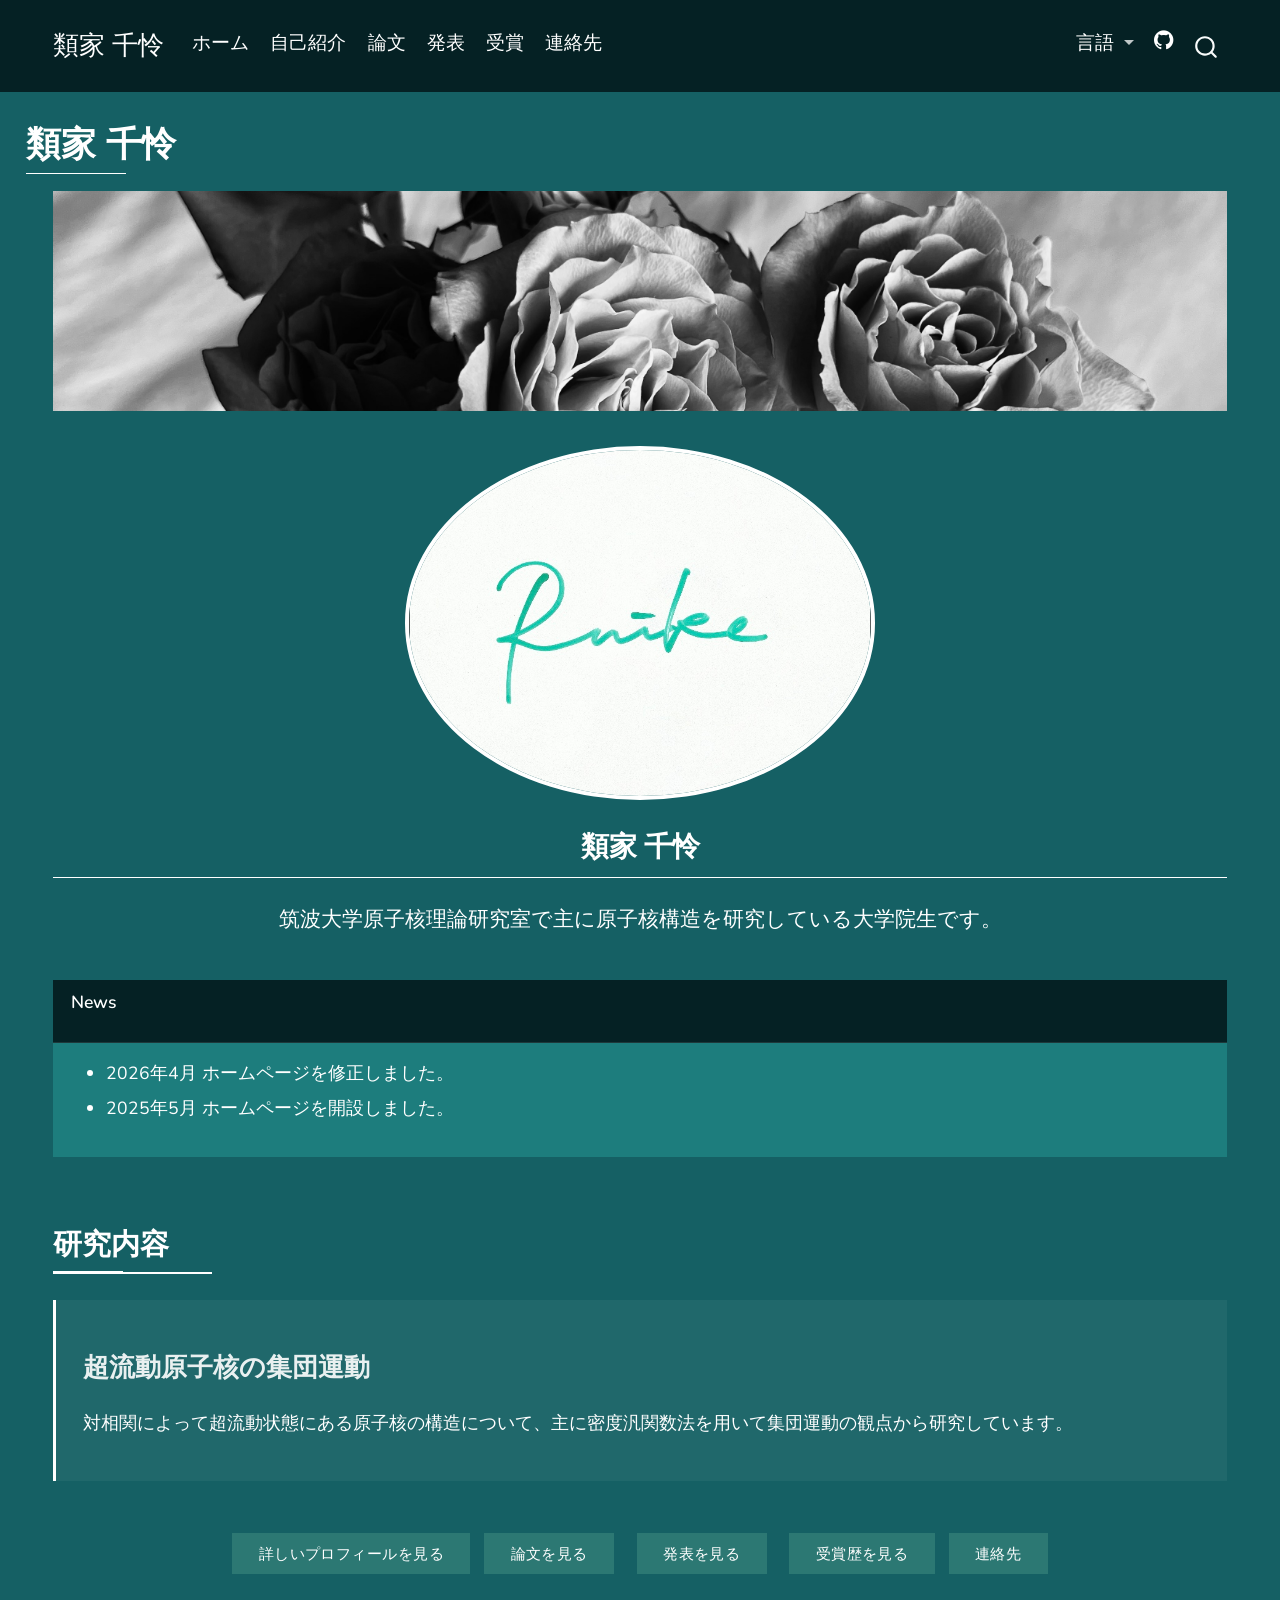
<file: docs/index.html>
<!DOCTYPE html>
<html xmlns="http://www.w3.org/1999/xhtml" lang="en" xml:lang="en"><head>

<meta charset="utf-8">
<meta name="generator" content="quarto-1.7.31">

<meta name="viewport" content="width=device-width, initial-scale=1.0, user-scalable=yes">


<title>類家 千怜</title>
<style>
code{white-space: pre-wrap;}
span.smallcaps{font-variant: small-caps;}
div.columns{display: flex; gap: min(4vw, 1.5em);}
div.column{flex: auto; overflow-x: auto;}
div.hanging-indent{margin-left: 1.5em; text-indent: -1.5em;}
ul.task-list{list-style: none;}
ul.task-list li input[type="checkbox"] {
  width: 0.8em;
  margin: 0 0.8em 0.2em -1em; /* quarto-specific, see https://github.com/quarto-dev/quarto-cli/issues/4556 */ 
  vertical-align: middle;
}
</style>


<script src="site_libs/quarto-nav/quarto-nav.js"></script>
<script src="site_libs/quarto-nav/headroom.min.js"></script>
<script src="site_libs/clipboard/clipboard.min.js"></script>
<script src="site_libs/quarto-search/autocomplete.umd.js"></script>
<script src="site_libs/quarto-search/fuse.min.js"></script>
<script src="site_libs/quarto-search/quarto-search.js"></script>
<meta name="quarto:offset" content="./">
<link href="./images/favicon.svg" rel="icon" type="image/svg+xml">
<script src="site_libs/quarto-html/quarto.js" type="module"></script>
<script src="site_libs/quarto-html/tabsets/tabsets.js" type="module"></script>
<script src="site_libs/quarto-html/popper.min.js"></script>
<script src="site_libs/quarto-html/tippy.umd.min.js"></script>
<script src="site_libs/quarto-html/anchor.min.js"></script>
<link href="site_libs/quarto-html/tippy.css" rel="stylesheet">
<link href="site_libs/quarto-html/quarto-syntax-highlighting-dark-8ef56b68f8fa1e9d2ba328e99e439f80.css" rel="stylesheet" id="quarto-text-highlighting-styles">
<script src="site_libs/bootstrap/bootstrap.min.js"></script>
<link href="site_libs/bootstrap/bootstrap-icons.css" rel="stylesheet">
<link href="site_libs/bootstrap/bootstrap-ca88c0de2de759c00b7eff23eca7222f.min.css" rel="stylesheet" append-hash="true" id="quarto-bootstrap" data-mode="dark">
<script id="quarto-search-options" type="application/json">{
  "location": "navbar",
  "copy-button": false,
  "collapse-after": 3,
  "panel-placement": "end",
  "type": "overlay",
  "limit": 50,
  "keyboard-shortcut": [
    "f",
    "/",
    "s"
  ],
  "show-item-context": false,
  "language": {
    "search-no-results-text": "No results",
    "search-matching-documents-text": "matching documents",
    "search-copy-link-title": "Copy link to search",
    "search-hide-matches-text": "Hide additional matches",
    "search-more-match-text": "more match in this document",
    "search-more-matches-text": "more matches in this document",
    "search-clear-button-title": "Clear",
    "search-text-placeholder": "",
    "search-detached-cancel-button-title": "Cancel",
    "search-submit-button-title": "Submit",
    "search-label": "Search"
  }
}</script>
<link href="https://fonts.googleapis.com/css2?family=Nunito:wght@400;500;600;700&amp;display=swap" rel="stylesheet">
<link rel="stylesheet" href="https://cdn.jsdelivr.net/npm/bootstrap-icons@1.10.3/font/bootstrap-icons.css">


<link rel="stylesheet" href="styles.css">
</head>

<body class="nav-fixed quarto-light">

<div id="quarto-search-results"></div>
  <header id="quarto-header" class="headroom fixed-top">
    <nav class="navbar navbar-expand-lg " data-bs-theme="dark">
      <div class="navbar-container container-fluid">
      <div class="navbar-brand-container mx-auto">
    <a class="navbar-brand" href="./index.html">
    <span class="navbar-title">類家 千怜</span>
    </a>
  </div>
            <div id="quarto-search" class="" title="Search"></div>
          <button class="navbar-toggler" type="button" data-bs-toggle="collapse" data-bs-target="#navbarCollapse" aria-controls="navbarCollapse" role="menu" aria-expanded="false" aria-label="Toggle navigation" onclick="if (window.quartoToggleHeadroom) { window.quartoToggleHeadroom(); }">
  <span class="navbar-toggler-icon"></span>
</button>
          <div class="collapse navbar-collapse" id="navbarCollapse">
            <ul class="navbar-nav navbar-nav-scroll me-auto">
  <li class="nav-item">
    <a class="nav-link active" href="./index.html" aria-current="page"> 
<span class="menu-text">ホーム</span></a>
  </li>  
  <li class="nav-item">
    <a class="nav-link" href="./profile.html"> 
<span class="menu-text">自己紹介</span></a>
  </li>  
  <li class="nav-item">
    <a class="nav-link" href="./papers.html"> 
<span class="menu-text">論文</span></a>
  </li>  
  <li class="nav-item">
    <a class="nav-link" href="./presentations.html"> 
<span class="menu-text">発表</span></a>
  </li>  
  <li class="nav-item">
    <a class="nav-link" href="./awards.html"> 
<span class="menu-text">受賞</span></a>
  </li>  
  <li class="nav-item">
    <a class="nav-link" href="./contact.html"> 
<span class="menu-text">連絡先</span></a>
  </li>  
</ul>
            <ul class="navbar-nav navbar-nav-scroll ms-auto">
  <li class="nav-item dropdown ">
    <a class="nav-link dropdown-toggle" href="#" id="nav-menu-" role="link" data-bs-toggle="dropdown" aria-expanded="false">
 <span class="menu-text">言語</span>
    </a>
    <ul class="dropdown-menu dropdown-menu-end" aria-labelledby="nav-menu-">    
        <li>
    <a class="dropdown-item" href="./index.html">
 <span class="dropdown-text">日本語</span></a>
  </li>  
        <li>
    <a class="dropdown-item" href="./en/index.html">
 <span class="dropdown-text">English</span></a>
  </li>  
    </ul>
  </li>
  <li class="nav-item compact">
    <a class="nav-link" href="https://github.com/ruike316"> <i class="bi bi-github" role="img">
</i> 
<span class="menu-text"></span></a>
  </li>  
</ul>
          </div> <!-- /navcollapse -->
            <div class="quarto-navbar-tools">
</div>
      </div> <!-- /container-fluid -->
    </nav>
</header>
<!-- content -->
<div id="quarto-content" class="quarto-container page-columns page-rows-contents page-layout-full page-navbar">
<!-- sidebar -->
<!-- margin-sidebar -->
    <div id="quarto-margin-sidebar" class="sidebar margin-sidebar zindex-bottom">
        
    </div>
<!-- main -->
<main class="content column-page" id="quarto-document-content">

<header id="title-block-header" class="quarto-title-block default">
<div class="quarto-title">
<h1 class="title">類家 千怜</h1>
</div>



<div class="quarto-title-meta column-page">

    
  
    
  </div>
  


</header>


<div class="container-fluid content">
<div class="row">
<div class="col-12">
<p><img src="images/header.jpg" class="header-image" alt="ヘッダー画像"></p>
</div>
</div>
<div class="row">
<div class="col-md-4">
<div class="profile-container">
<img src="images/profile.jpg" class="img-fluid rounded-circle mb-3" style="max-width: 40%;" alt="プロフィール写真">
<div class="profile-name">
類家 千怜
</div>
<p class="profile-description">
筑波大学原子核理論研究室で主に原子核構造を研究している大学院生です。
</p>
</div>
</div>
<div class="col-md-8">
<div class="card mt-4 mb-4">
<div class="card-header">
<p>News</p>
</div>
<div class="card-body">
<ul>
<li>
2026年4月 ホームページを修正しました。
</li>
<li>
2025年5月 ホームページを開設しました。
</li>
</ul>
</div>
</div>
<h2 class="anchored">
研究内容
</h2>
<div class="publication">
<h3 class="anchored">
超流動原子核の集団運動
</h3>
<p>
対相関によって超流動状態にある原子核の構造について、主に密度汎関数法を用いて集団運動の観点から研究しています。
</p>
</div>
<div class="row mt-5">
<div class="col-md-12 text-center">
<p><a href="profile.html" class="btn btn-primary">詳しいプロフィールを見る</a> <a href="papers.html" class="btn btn-primary mx-2">論文を見る</a> <a href="presentations.html" class="btn btn-primary mx-2">発表を見る</a> <a href="awards.html" class="btn btn-primary mx-2">受賞歴を見る</a> <a href="contact.html" class="btn btn-primary">連絡先</a></p>
</div>
</div>
</div>
</div>
</div>



</main> <!-- /main -->
<script id="quarto-html-after-body" type="application/javascript">
  window.document.addEventListener("DOMContentLoaded", function (event) {
    const icon = "";
    const anchorJS = new window.AnchorJS();
    anchorJS.options = {
      placement: 'right',
      icon: icon
    };
    anchorJS.add('.anchored');
    const isCodeAnnotation = (el) => {
      for (const clz of el.classList) {
        if (clz.startsWith('code-annotation-')) {                     
          return true;
        }
      }
      return false;
    }
    const onCopySuccess = function(e) {
      // button target
      const button = e.trigger;
      // don't keep focus
      button.blur();
      // flash "checked"
      button.classList.add('code-copy-button-checked');
      var currentTitle = button.getAttribute("title");
      button.setAttribute("title", "Copied!");
      let tooltip;
      if (window.bootstrap) {
        button.setAttribute("data-bs-toggle", "tooltip");
        button.setAttribute("data-bs-placement", "left");
        button.setAttribute("data-bs-title", "Copied!");
        tooltip = new bootstrap.Tooltip(button, 
          { trigger: "manual", 
            customClass: "code-copy-button-tooltip",
            offset: [0, -8]});
        tooltip.show();    
      }
      setTimeout(function() {
        if (tooltip) {
          tooltip.hide();
          button.removeAttribute("data-bs-title");
          button.removeAttribute("data-bs-toggle");
          button.removeAttribute("data-bs-placement");
        }
        button.setAttribute("title", currentTitle);
        button.classList.remove('code-copy-button-checked');
      }, 1000);
      // clear code selection
      e.clearSelection();
    }
    const getTextToCopy = function(trigger) {
        const codeEl = trigger.previousElementSibling.cloneNode(true);
        for (const childEl of codeEl.children) {
          if (isCodeAnnotation(childEl)) {
            childEl.remove();
          }
        }
        return codeEl.innerText;
    }
    const clipboard = new window.ClipboardJS('.code-copy-button:not([data-in-quarto-modal])', {
      text: getTextToCopy
    });
    clipboard.on('success', onCopySuccess);
    if (window.document.getElementById('quarto-embedded-source-code-modal')) {
      const clipboardModal = new window.ClipboardJS('.code-copy-button[data-in-quarto-modal]', {
        text: getTextToCopy,
        container: window.document.getElementById('quarto-embedded-source-code-modal')
      });
      clipboardModal.on('success', onCopySuccess);
    }
      var localhostRegex = new RegExp(/^(?:http|https):\/\/localhost\:?[0-9]*\//);
      var mailtoRegex = new RegExp(/^mailto:/);
        var filterRegex = new RegExp("https:\/\/ruike316\.github\.io\/portfolio\/");
      var isInternal = (href) => {
          return filterRegex.test(href) || localhostRegex.test(href) || mailtoRegex.test(href);
      }
      // Inspect non-navigation links and adorn them if external
     var links = window.document.querySelectorAll('a[href]:not(.nav-link):not(.navbar-brand):not(.toc-action):not(.sidebar-link):not(.sidebar-item-toggle):not(.pagination-link):not(.no-external):not([aria-hidden]):not(.dropdown-item):not(.quarto-navigation-tool):not(.about-link)');
      for (var i=0; i<links.length; i++) {
        const link = links[i];
        if (!isInternal(link.href)) {
          // undo the damage that might have been done by quarto-nav.js in the case of
          // links that we want to consider external
          if (link.dataset.originalHref !== undefined) {
            link.href = link.dataset.originalHref;
          }
        }
      }
    function tippyHover(el, contentFn, onTriggerFn, onUntriggerFn) {
      const config = {
        allowHTML: true,
        maxWidth: 500,
        delay: 100,
        arrow: false,
        appendTo: function(el) {
            return el.parentElement;
        },
        interactive: true,
        interactiveBorder: 10,
        theme: 'quarto',
        placement: 'bottom-start',
      };
      if (contentFn) {
        config.content = contentFn;
      }
      if (onTriggerFn) {
        config.onTrigger = onTriggerFn;
      }
      if (onUntriggerFn) {
        config.onUntrigger = onUntriggerFn;
      }
      window.tippy(el, config); 
    }
    const noterefs = window.document.querySelectorAll('a[role="doc-noteref"]');
    for (var i=0; i<noterefs.length; i++) {
      const ref = noterefs[i];
      tippyHover(ref, function() {
        // use id or data attribute instead here
        let href = ref.getAttribute('data-footnote-href') || ref.getAttribute('href');
        try { href = new URL(href).hash; } catch {}
        const id = href.replace(/^#\/?/, "");
        const note = window.document.getElementById(id);
        if (note) {
          return note.innerHTML;
        } else {
          return "";
        }
      });
    }
    const xrefs = window.document.querySelectorAll('a.quarto-xref');
    const processXRef = (id, note) => {
      // Strip column container classes
      const stripColumnClz = (el) => {
        el.classList.remove("page-full", "page-columns");
        if (el.children) {
          for (const child of el.children) {
            stripColumnClz(child);
          }
        }
      }
      stripColumnClz(note)
      if (id === null || id.startsWith('sec-')) {
        // Special case sections, only their first couple elements
        const container = document.createElement("div");
        if (note.children && note.children.length > 2) {
          container.appendChild(note.children[0].cloneNode(true));
          for (let i = 1; i < note.children.length; i++) {
            const child = note.children[i];
            if (child.tagName === "P" && child.innerText === "") {
              continue;
            } else {
              container.appendChild(child.cloneNode(true));
              break;
            }
          }
          if (window.Quarto?.typesetMath) {
            window.Quarto.typesetMath(container);
          }
          return container.innerHTML
        } else {
          if (window.Quarto?.typesetMath) {
            window.Quarto.typesetMath(note);
          }
          return note.innerHTML;
        }
      } else {
        // Remove any anchor links if they are present
        const anchorLink = note.querySelector('a.anchorjs-link');
        if (anchorLink) {
          anchorLink.remove();
        }
        if (window.Quarto?.typesetMath) {
          window.Quarto.typesetMath(note);
        }
        if (note.classList.contains("callout")) {
          return note.outerHTML;
        } else {
          return note.innerHTML;
        }
      }
    }
    for (var i=0; i<xrefs.length; i++) {
      const xref = xrefs[i];
      tippyHover(xref, undefined, function(instance) {
        instance.disable();
        let url = xref.getAttribute('href');
        let hash = undefined; 
        if (url.startsWith('#')) {
          hash = url;
        } else {
          try { hash = new URL(url).hash; } catch {}
        }
        if (hash) {
          const id = hash.replace(/^#\/?/, "");
          const note = window.document.getElementById(id);
          if (note !== null) {
            try {
              const html = processXRef(id, note.cloneNode(true));
              instance.setContent(html);
            } finally {
              instance.enable();
              instance.show();
            }
          } else {
            // See if we can fetch this
            fetch(url.split('#')[0])
            .then(res => res.text())
            .then(html => {
              const parser = new DOMParser();
              const htmlDoc = parser.parseFromString(html, "text/html");
              const note = htmlDoc.getElementById(id);
              if (note !== null) {
                const html = processXRef(id, note);
                instance.setContent(html);
              } 
            }).finally(() => {
              instance.enable();
              instance.show();
            });
          }
        } else {
          // See if we can fetch a full url (with no hash to target)
          // This is a special case and we should probably do some content thinning / targeting
          fetch(url)
          .then(res => res.text())
          .then(html => {
            const parser = new DOMParser();
            const htmlDoc = parser.parseFromString(html, "text/html");
            const note = htmlDoc.querySelector('main.content');
            if (note !== null) {
              // This should only happen for chapter cross references
              // (since there is no id in the URL)
              // remove the first header
              if (note.children.length > 0 && note.children[0].tagName === "HEADER") {
                note.children[0].remove();
              }
              const html = processXRef(null, note);
              instance.setContent(html);
            } 
          }).finally(() => {
            instance.enable();
            instance.show();
          });
        }
      }, function(instance) {
      });
    }
        let selectedAnnoteEl;
        const selectorForAnnotation = ( cell, annotation) => {
          let cellAttr = 'data-code-cell="' + cell + '"';
          let lineAttr = 'data-code-annotation="' +  annotation + '"';
          const selector = 'span[' + cellAttr + '][' + lineAttr + ']';
          return selector;
        }
        const selectCodeLines = (annoteEl) => {
          const doc = window.document;
          const targetCell = annoteEl.getAttribute("data-target-cell");
          const targetAnnotation = annoteEl.getAttribute("data-target-annotation");
          const annoteSpan = window.document.querySelector(selectorForAnnotation(targetCell, targetAnnotation));
          const lines = annoteSpan.getAttribute("data-code-lines").split(",");
          const lineIds = lines.map((line) => {
            return targetCell + "-" + line;
          })
          let top = null;
          let height = null;
          let parent = null;
          if (lineIds.length > 0) {
              //compute the position of the single el (top and bottom and make a div)
              const el = window.document.getElementById(lineIds[0]);
              top = el.offsetTop;
              height = el.offsetHeight;
              parent = el.parentElement.parentElement;
            if (lineIds.length > 1) {
              const lastEl = window.document.getElementById(lineIds[lineIds.length - 1]);
              const bottom = lastEl.offsetTop + lastEl.offsetHeight;
              height = bottom - top;
            }
            if (top !== null && height !== null && parent !== null) {
              // cook up a div (if necessary) and position it 
              let div = window.document.getElementById("code-annotation-line-highlight");
              if (div === null) {
                div = window.document.createElement("div");
                div.setAttribute("id", "code-annotation-line-highlight");
                div.style.position = 'absolute';
                parent.appendChild(div);
              }
              div.style.top = top - 2 + "px";
              div.style.height = height + 4 + "px";
              div.style.left = 0;
              let gutterDiv = window.document.getElementById("code-annotation-line-highlight-gutter");
              if (gutterDiv === null) {
                gutterDiv = window.document.createElement("div");
                gutterDiv.setAttribute("id", "code-annotation-line-highlight-gutter");
                gutterDiv.style.position = 'absolute';
                const codeCell = window.document.getElementById(targetCell);
                const gutter = codeCell.querySelector('.code-annotation-gutter');
                gutter.appendChild(gutterDiv);
              }
              gutterDiv.style.top = top - 2 + "px";
              gutterDiv.style.height = height + 4 + "px";
            }
            selectedAnnoteEl = annoteEl;
          }
        };
        const unselectCodeLines = () => {
          const elementsIds = ["code-annotation-line-highlight", "code-annotation-line-highlight-gutter"];
          elementsIds.forEach((elId) => {
            const div = window.document.getElementById(elId);
            if (div) {
              div.remove();
            }
          });
          selectedAnnoteEl = undefined;
        };
          // Handle positioning of the toggle
      window.addEventListener(
        "resize",
        throttle(() => {
          elRect = undefined;
          if (selectedAnnoteEl) {
            selectCodeLines(selectedAnnoteEl);
          }
        }, 10)
      );
      function throttle(fn, ms) {
      let throttle = false;
      let timer;
        return (...args) => {
          if(!throttle) { // first call gets through
              fn.apply(this, args);
              throttle = true;
          } else { // all the others get throttled
              if(timer) clearTimeout(timer); // cancel #2
              timer = setTimeout(() => {
                fn.apply(this, args);
                timer = throttle = false;
              }, ms);
          }
        };
      }
        // Attach click handler to the DT
        const annoteDls = window.document.querySelectorAll('dt[data-target-cell]');
        for (const annoteDlNode of annoteDls) {
          annoteDlNode.addEventListener('click', (event) => {
            const clickedEl = event.target;
            if (clickedEl !== selectedAnnoteEl) {
              unselectCodeLines();
              const activeEl = window.document.querySelector('dt[data-target-cell].code-annotation-active');
              if (activeEl) {
                activeEl.classList.remove('code-annotation-active');
              }
              selectCodeLines(clickedEl);
              clickedEl.classList.add('code-annotation-active');
            } else {
              // Unselect the line
              unselectCodeLines();
              clickedEl.classList.remove('code-annotation-active');
            }
          });
        }
    const findCites = (el) => {
      const parentEl = el.parentElement;
      if (parentEl) {
        const cites = parentEl.dataset.cites;
        if (cites) {
          return {
            el,
            cites: cites.split(' ')
          };
        } else {
          return findCites(el.parentElement)
        }
      } else {
        return undefined;
      }
    };
    var bibliorefs = window.document.querySelectorAll('a[role="doc-biblioref"]');
    for (var i=0; i<bibliorefs.length; i++) {
      const ref = bibliorefs[i];
      const citeInfo = findCites(ref);
      if (citeInfo) {
        tippyHover(citeInfo.el, function() {
          var popup = window.document.createElement('div');
          citeInfo.cites.forEach(function(cite) {
            var citeDiv = window.document.createElement('div');
            citeDiv.classList.add('hanging-indent');
            citeDiv.classList.add('csl-entry');
            var biblioDiv = window.document.getElementById('ref-' + cite);
            if (biblioDiv) {
              citeDiv.innerHTML = biblioDiv.innerHTML;
            }
            popup.appendChild(citeDiv);
          });
          return popup.innerHTML;
        });
      }
    }
  });
  </script>
</div> <!-- /content -->




</body></html>
</file>
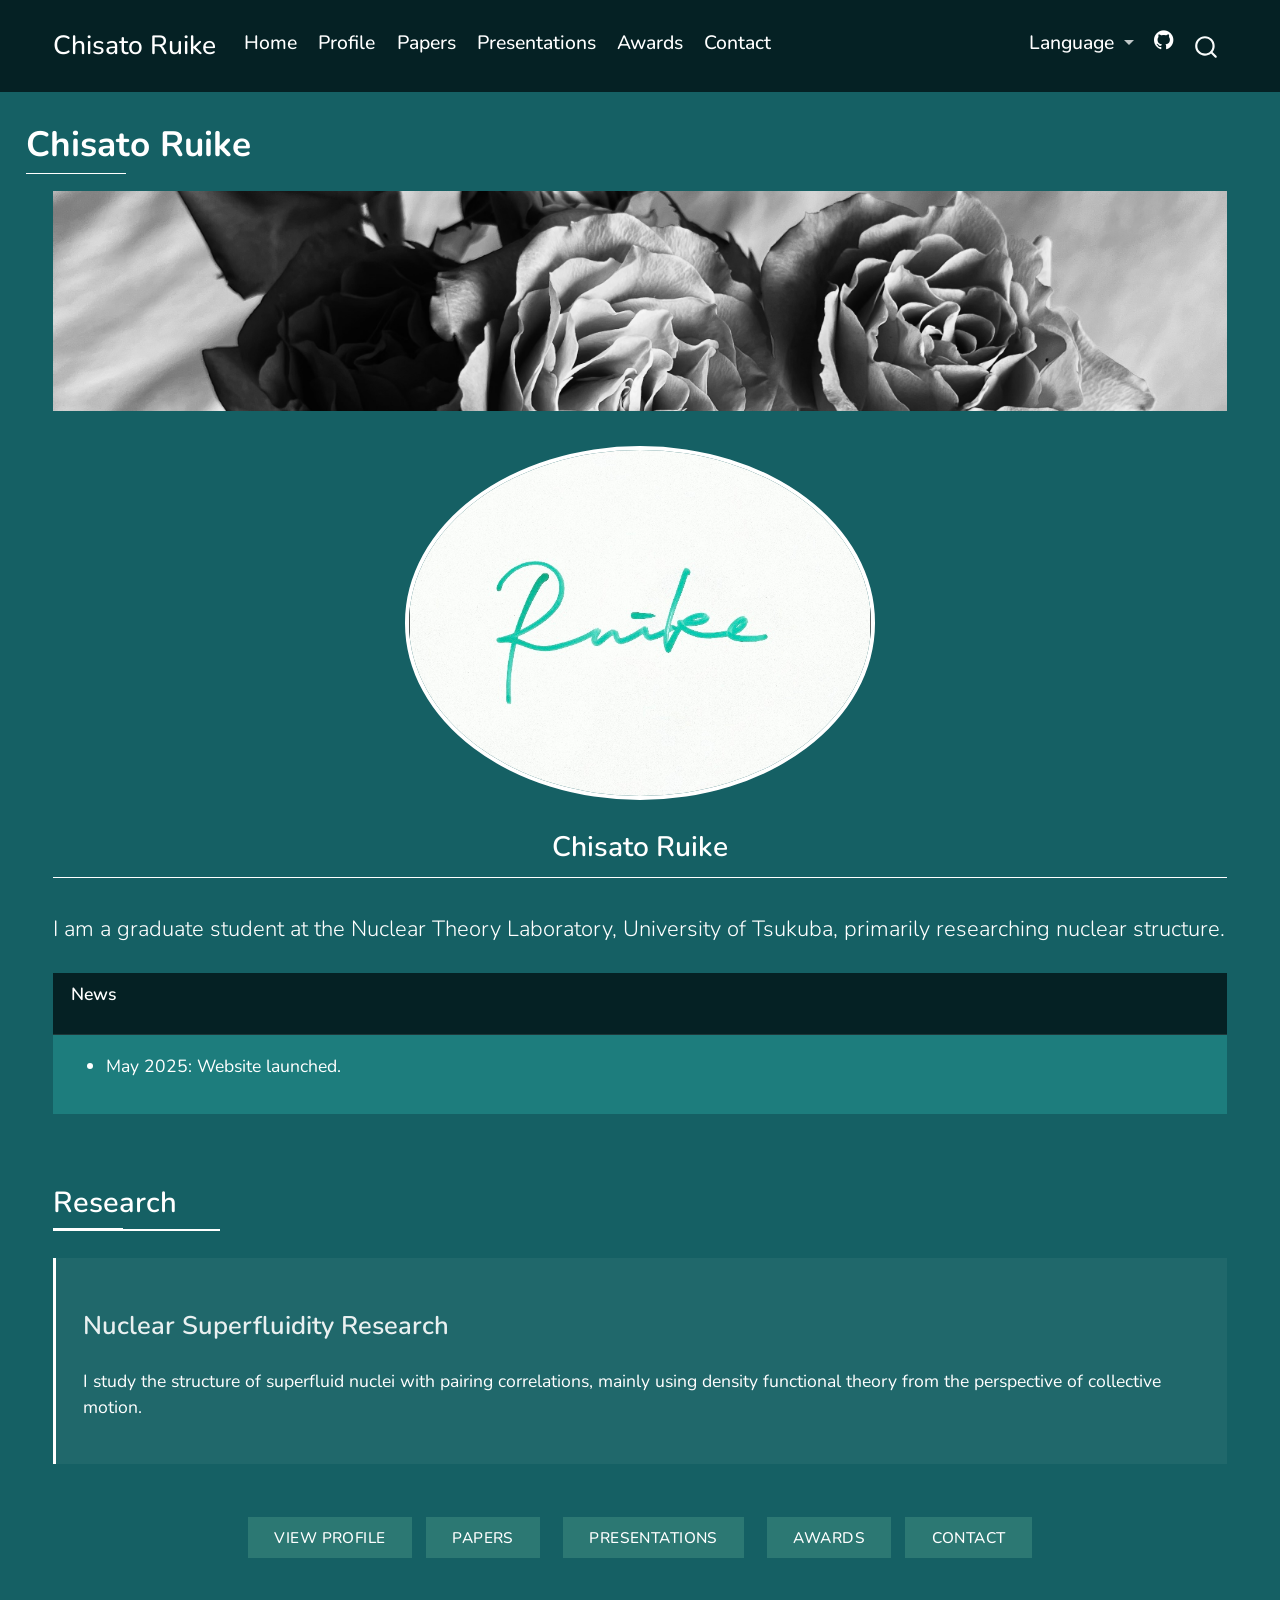
<file: docs/en/index.html>
<!DOCTYPE html>
<html xmlns="http://www.w3.org/1999/xhtml" lang="en" xml:lang="en"><head>

<meta charset="utf-8">
<meta name="generator" content="quarto-1.7.31">

<meta name="viewport" content="width=device-width, initial-scale=1.0, user-scalable=yes">


<title>Chisato Ruike</title>
<style>
code{white-space: pre-wrap;}
span.smallcaps{font-variant: small-caps;}
div.columns{display: flex; gap: min(4vw, 1.5em);}
div.column{flex: auto; overflow-x: auto;}
div.hanging-indent{margin-left: 1.5em; text-indent: -1.5em;}
ul.task-list{list-style: none;}
ul.task-list li input[type="checkbox"] {
  width: 0.8em;
  margin: 0 0.8em 0.2em -1em; /* quarto-specific, see https://github.com/quarto-dev/quarto-cli/issues/4556 */ 
  vertical-align: middle;
}
</style>


<script src="site_libs/quarto-nav/quarto-nav.js"></script>
<script src="site_libs/quarto-nav/headroom.min.js"></script>
<script src="site_libs/clipboard/clipboard.min.js"></script>
<script src="site_libs/quarto-search/autocomplete.umd.js"></script>
<script src="site_libs/quarto-search/fuse.min.js"></script>
<script src="site_libs/quarto-search/quarto-search.js"></script>
<meta name="quarto:offset" content="./">
<script src="site_libs/quarto-html/quarto.js" type="module"></script>
<script src="site_libs/quarto-html/tabsets/tabsets.js" type="module"></script>
<script src="site_libs/quarto-html/popper.min.js"></script>
<script src="site_libs/quarto-html/tippy.umd.min.js"></script>
<script src="site_libs/quarto-html/anchor.min.js"></script>
<link href="site_libs/quarto-html/tippy.css" rel="stylesheet">
<link href="site_libs/quarto-html/quarto-syntax-highlighting-dark-8ef56b68f8fa1e9d2ba328e99e439f80.css" rel="stylesheet" id="quarto-text-highlighting-styles">
<script src="site_libs/bootstrap/bootstrap.min.js"></script>
<link href="site_libs/bootstrap/bootstrap-icons.css" rel="stylesheet">
<link href="site_libs/bootstrap/bootstrap-ca88c0de2de759c00b7eff23eca7222f.min.css" rel="stylesheet" append-hash="true" id="quarto-bootstrap" data-mode="dark">
<script id="quarto-search-options" type="application/json">{
  "location": "navbar",
  "copy-button": false,
  "collapse-after": 3,
  "panel-placement": "end",
  "type": "overlay",
  "limit": 50,
  "keyboard-shortcut": [
    "f",
    "/",
    "s"
  ],
  "show-item-context": false,
  "language": {
    "search-no-results-text": "No results",
    "search-matching-documents-text": "matching documents",
    "search-copy-link-title": "Copy link to search",
    "search-hide-matches-text": "Hide additional matches",
    "search-more-match-text": "more match in this document",
    "search-more-matches-text": "more matches in this document",
    "search-clear-button-title": "Clear",
    "search-text-placeholder": "",
    "search-detached-cancel-button-title": "Cancel",
    "search-submit-button-title": "Submit",
    "search-label": "Search"
  }
}</script>
<link href="https://fonts.googleapis.com/css2?family=Nunito:wght@400;500;600;700&amp;display=swap" rel="stylesheet">
<link rel="stylesheet" href="https://cdn.jsdelivr.net/npm/bootstrap-icons@1.10.3/font/bootstrap-icons.css">


<link rel="stylesheet" href="../styles.css">
</head>

<body class="nav-fixed quarto-light">

<div id="quarto-search-results"></div>
  <header id="quarto-header" class="headroom fixed-top">
    <nav class="navbar navbar-expand-lg " data-bs-theme="dark">
      <div class="navbar-container container-fluid">
      <div class="navbar-brand-container mx-auto">
    <a class="navbar-brand" href="./index.html">
    <span class="navbar-title">Chisato Ruike</span>
    </a>
  </div>
            <div id="quarto-search" class="" title="Search"></div>
          <button class="navbar-toggler" type="button" data-bs-toggle="collapse" data-bs-target="#navbarCollapse" aria-controls="navbarCollapse" role="menu" aria-expanded="false" aria-label="Toggle navigation" onclick="if (window.quartoToggleHeadroom) { window.quartoToggleHeadroom(); }">
  <span class="navbar-toggler-icon"></span>
</button>
          <div class="collapse navbar-collapse" id="navbarCollapse">
            <ul class="navbar-nav navbar-nav-scroll me-auto">
  <li class="nav-item">
    <a class="nav-link active" href="./index.html" aria-current="page"> 
<span class="menu-text">Home</span></a>
  </li>  
  <li class="nav-item">
    <a class="nav-link" href="./profile.html"> 
<span class="menu-text">Profile</span></a>
  </li>  
  <li class="nav-item">
    <a class="nav-link" href="./papers.html"> 
<span class="menu-text">Papers</span></a>
  </li>  
  <li class="nav-item">
    <a class="nav-link" href="./presentations.html"> 
<span class="menu-text">Presentations</span></a>
  </li>  
  <li class="nav-item">
    <a class="nav-link" href="./awards.html"> 
<span class="menu-text">Awards</span></a>
  </li>  
  <li class="nav-item">
    <a class="nav-link" href="./contact.html"> 
<span class="menu-text">Contact</span></a>
  </li>  
</ul>
            <ul class="navbar-nav navbar-nav-scroll ms-auto">
  <li class="nav-item dropdown ">
    <a class="nav-link dropdown-toggle" href="#" id="nav-menu-language" role="link" data-bs-toggle="dropdown" aria-expanded="false">
 <span class="menu-text">Language</span>
    </a>
    <ul class="dropdown-menu dropdown-menu-end" aria-labelledby="nav-menu-language">    
        <li>
    <a class="dropdown-item" href="./../index.html">
 <span class="dropdown-text">Japanese</span></a>
  </li>  
        <li>
    <a class="dropdown-item" href="./index.html">
 <span class="dropdown-text">English</span></a>
  </li>  
    </ul>
  </li>
  <li class="nav-item compact">
    <a class="nav-link" href="https://github.com/ruike_chisato"> <i class="bi bi-github" role="img">
</i> 
<span class="menu-text"></span></a>
  </li>  
</ul>
          </div> <!-- /navcollapse -->
            <div class="quarto-navbar-tools">
</div>
      </div> <!-- /container-fluid -->
    </nav>
</header>
<!-- content -->
<div id="quarto-content" class="quarto-container page-columns page-rows-contents page-layout-full page-navbar">
<!-- sidebar -->
<!-- margin-sidebar -->
    <div id="quarto-margin-sidebar" class="sidebar margin-sidebar zindex-bottom">
        
    </div>
<!-- main -->
<main class="content column-page" id="quarto-document-content">

<header id="title-block-header" class="quarto-title-block default">
<div class="quarto-title">
<h1 class="title">Chisato Ruike</h1>
</div>



<div class="quarto-title-meta column-page">

    
  
    
  </div>
  


</header>


<div class="container-fluid content">
<div class="row">
<div class="col-12">
<p><img src="../images/header.jpg" class="header-image" alt="Header image"></p>
</div>
</div>
<div class="row">
<div class="col-md-4 text-center">
<div class="profile-container">
<img src="../images/profile.jpg" class="img-fluid rounded-circle mb-3" style="max-width: 40%;" alt="Profile photo">
<div class="profile-name">
Chisato Ruike
</div>
</div>
</div>
<div class="col-md-8">
<p class="lead mt-4">
I am a graduate student at the Nuclear Theory Laboratory, University of Tsukuba, primarily researching nuclear structure.
</p>
<div class="card mt-4 mb-4">
<div class="card-header">
<p>News</p>
</div>
<div class="card-body">
<ul>
<li>
May 2025: Website launched.
</li>
</ul>
</div>
</div>
<h2 class="anchored">
Research
</h2>
<div class="publication">
<h3 class="anchored">
Nuclear Superfluidity Research
</h3>
<p>
I study the structure of superfluid nuclei with pairing correlations, mainly using density functional theory from the perspective of collective motion.
</p>
</div>
<div class="row mt-5">
<div class="col-md-12 text-center">
<p><a href="profile.html" class="btn btn-primary">View Profile</a> <a href="papers.html" class="btn btn-primary mx-2">Papers</a> <a href="presentations.html" class="btn btn-primary mx-2">Presentations</a> <a href="awards.html" class="btn btn-primary mx-2">Awards</a> <a href="contact.html" class="btn btn-primary">Contact</a></p>
</div>
</div>
</div>
</div>
</div>



</main> <!-- /main -->
<script id="quarto-html-after-body" type="application/javascript">
  window.document.addEventListener("DOMContentLoaded", function (event) {
    const icon = "";
    const anchorJS = new window.AnchorJS();
    anchorJS.options = {
      placement: 'right',
      icon: icon
    };
    anchorJS.add('.anchored');
    const isCodeAnnotation = (el) => {
      for (const clz of el.classList) {
        if (clz.startsWith('code-annotation-')) {                     
          return true;
        }
      }
      return false;
    }
    const onCopySuccess = function(e) {
      // button target
      const button = e.trigger;
      // don't keep focus
      button.blur();
      // flash "checked"
      button.classList.add('code-copy-button-checked');
      var currentTitle = button.getAttribute("title");
      button.setAttribute("title", "Copied!");
      let tooltip;
      if (window.bootstrap) {
        button.setAttribute("data-bs-toggle", "tooltip");
        button.setAttribute("data-bs-placement", "left");
        button.setAttribute("data-bs-title", "Copied!");
        tooltip = new bootstrap.Tooltip(button, 
          { trigger: "manual", 
            customClass: "code-copy-button-tooltip",
            offset: [0, -8]});
        tooltip.show();    
      }
      setTimeout(function() {
        if (tooltip) {
          tooltip.hide();
          button.removeAttribute("data-bs-title");
          button.removeAttribute("data-bs-toggle");
          button.removeAttribute("data-bs-placement");
        }
        button.setAttribute("title", currentTitle);
        button.classList.remove('code-copy-button-checked');
      }, 1000);
      // clear code selection
      e.clearSelection();
    }
    const getTextToCopy = function(trigger) {
        const codeEl = trigger.previousElementSibling.cloneNode(true);
        for (const childEl of codeEl.children) {
          if (isCodeAnnotation(childEl)) {
            childEl.remove();
          }
        }
        return codeEl.innerText;
    }
    const clipboard = new window.ClipboardJS('.code-copy-button:not([data-in-quarto-modal])', {
      text: getTextToCopy
    });
    clipboard.on('success', onCopySuccess);
    if (window.document.getElementById('quarto-embedded-source-code-modal')) {
      const clipboardModal = new window.ClipboardJS('.code-copy-button[data-in-quarto-modal]', {
        text: getTextToCopy,
        container: window.document.getElementById('quarto-embedded-source-code-modal')
      });
      clipboardModal.on('success', onCopySuccess);
    }
      var localhostRegex = new RegExp(/^(?:http|https):\/\/localhost\:?[0-9]*\//);
      var mailtoRegex = new RegExp(/^mailto:/);
        var filterRegex = new RegExp('/' + window.location.host + '/');
      var isInternal = (href) => {
          return filterRegex.test(href) || localhostRegex.test(href) || mailtoRegex.test(href);
      }
      // Inspect non-navigation links and adorn them if external
     var links = window.document.querySelectorAll('a[href]:not(.nav-link):not(.navbar-brand):not(.toc-action):not(.sidebar-link):not(.sidebar-item-toggle):not(.pagination-link):not(.no-external):not([aria-hidden]):not(.dropdown-item):not(.quarto-navigation-tool):not(.about-link)');
      for (var i=0; i<links.length; i++) {
        const link = links[i];
        if (!isInternal(link.href)) {
          // undo the damage that might have been done by quarto-nav.js in the case of
          // links that we want to consider external
          if (link.dataset.originalHref !== undefined) {
            link.href = link.dataset.originalHref;
          }
        }
      }
    function tippyHover(el, contentFn, onTriggerFn, onUntriggerFn) {
      const config = {
        allowHTML: true,
        maxWidth: 500,
        delay: 100,
        arrow: false,
        appendTo: function(el) {
            return el.parentElement;
        },
        interactive: true,
        interactiveBorder: 10,
        theme: 'quarto',
        placement: 'bottom-start',
      };
      if (contentFn) {
        config.content = contentFn;
      }
      if (onTriggerFn) {
        config.onTrigger = onTriggerFn;
      }
      if (onUntriggerFn) {
        config.onUntrigger = onUntriggerFn;
      }
      window.tippy(el, config); 
    }
    const noterefs = window.document.querySelectorAll('a[role="doc-noteref"]');
    for (var i=0; i<noterefs.length; i++) {
      const ref = noterefs[i];
      tippyHover(ref, function() {
        // use id or data attribute instead here
        let href = ref.getAttribute('data-footnote-href') || ref.getAttribute('href');
        try { href = new URL(href).hash; } catch {}
        const id = href.replace(/^#\/?/, "");
        const note = window.document.getElementById(id);
        if (note) {
          return note.innerHTML;
        } else {
          return "";
        }
      });
    }
    const xrefs = window.document.querySelectorAll('a.quarto-xref');
    const processXRef = (id, note) => {
      // Strip column container classes
      const stripColumnClz = (el) => {
        el.classList.remove("page-full", "page-columns");
        if (el.children) {
          for (const child of el.children) {
            stripColumnClz(child);
          }
        }
      }
      stripColumnClz(note)
      if (id === null || id.startsWith('sec-')) {
        // Special case sections, only their first couple elements
        const container = document.createElement("div");
        if (note.children && note.children.length > 2) {
          container.appendChild(note.children[0].cloneNode(true));
          for (let i = 1; i < note.children.length; i++) {
            const child = note.children[i];
            if (child.tagName === "P" && child.innerText === "") {
              continue;
            } else {
              container.appendChild(child.cloneNode(true));
              break;
            }
          }
          if (window.Quarto?.typesetMath) {
            window.Quarto.typesetMath(container);
          }
          return container.innerHTML
        } else {
          if (window.Quarto?.typesetMath) {
            window.Quarto.typesetMath(note);
          }
          return note.innerHTML;
        }
      } else {
        // Remove any anchor links if they are present
        const anchorLink = note.querySelector('a.anchorjs-link');
        if (anchorLink) {
          anchorLink.remove();
        }
        if (window.Quarto?.typesetMath) {
          window.Quarto.typesetMath(note);
        }
        if (note.classList.contains("callout")) {
          return note.outerHTML;
        } else {
          return note.innerHTML;
        }
      }
    }
    for (var i=0; i<xrefs.length; i++) {
      const xref = xrefs[i];
      tippyHover(xref, undefined, function(instance) {
        instance.disable();
        let url = xref.getAttribute('href');
        let hash = undefined; 
        if (url.startsWith('#')) {
          hash = url;
        } else {
          try { hash = new URL(url).hash; } catch {}
        }
        if (hash) {
          const id = hash.replace(/^#\/?/, "");
          const note = window.document.getElementById(id);
          if (note !== null) {
            try {
              const html = processXRef(id, note.cloneNode(true));
              instance.setContent(html);
            } finally {
              instance.enable();
              instance.show();
            }
          } else {
            // See if we can fetch this
            fetch(url.split('#')[0])
            .then(res => res.text())
            .then(html => {
              const parser = new DOMParser();
              const htmlDoc = parser.parseFromString(html, "text/html");
              const note = htmlDoc.getElementById(id);
              if (note !== null) {
                const html = processXRef(id, note);
                instance.setContent(html);
              } 
            }).finally(() => {
              instance.enable();
              instance.show();
            });
          }
        } else {
          // See if we can fetch a full url (with no hash to target)
          // This is a special case and we should probably do some content thinning / targeting
          fetch(url)
          .then(res => res.text())
          .then(html => {
            const parser = new DOMParser();
            const htmlDoc = parser.parseFromString(html, "text/html");
            const note = htmlDoc.querySelector('main.content');
            if (note !== null) {
              // This should only happen for chapter cross references
              // (since there is no id in the URL)
              // remove the first header
              if (note.children.length > 0 && note.children[0].tagName === "HEADER") {
                note.children[0].remove();
              }
              const html = processXRef(null, note);
              instance.setContent(html);
            } 
          }).finally(() => {
            instance.enable();
            instance.show();
          });
        }
      }, function(instance) {
      });
    }
        let selectedAnnoteEl;
        const selectorForAnnotation = ( cell, annotation) => {
          let cellAttr = 'data-code-cell="' + cell + '"';
          let lineAttr = 'data-code-annotation="' +  annotation + '"';
          const selector = 'span[' + cellAttr + '][' + lineAttr + ']';
          return selector;
        }
        const selectCodeLines = (annoteEl) => {
          const doc = window.document;
          const targetCell = annoteEl.getAttribute("data-target-cell");
          const targetAnnotation = annoteEl.getAttribute("data-target-annotation");
          const annoteSpan = window.document.querySelector(selectorForAnnotation(targetCell, targetAnnotation));
          const lines = annoteSpan.getAttribute("data-code-lines").split(",");
          const lineIds = lines.map((line) => {
            return targetCell + "-" + line;
          })
          let top = null;
          let height = null;
          let parent = null;
          if (lineIds.length > 0) {
              //compute the position of the single el (top and bottom and make a div)
              const el = window.document.getElementById(lineIds[0]);
              top = el.offsetTop;
              height = el.offsetHeight;
              parent = el.parentElement.parentElement;
            if (lineIds.length > 1) {
              const lastEl = window.document.getElementById(lineIds[lineIds.length - 1]);
              const bottom = lastEl.offsetTop + lastEl.offsetHeight;
              height = bottom - top;
            }
            if (top !== null && height !== null && parent !== null) {
              // cook up a div (if necessary) and position it 
              let div = window.document.getElementById("code-annotation-line-highlight");
              if (div === null) {
                div = window.document.createElement("div");
                div.setAttribute("id", "code-annotation-line-highlight");
                div.style.position = 'absolute';
                parent.appendChild(div);
              }
              div.style.top = top - 2 + "px";
              div.style.height = height + 4 + "px";
              div.style.left = 0;
              let gutterDiv = window.document.getElementById("code-annotation-line-highlight-gutter");
              if (gutterDiv === null) {
                gutterDiv = window.document.createElement("div");
                gutterDiv.setAttribute("id", "code-annotation-line-highlight-gutter");
                gutterDiv.style.position = 'absolute';
                const codeCell = window.document.getElementById(targetCell);
                const gutter = codeCell.querySelector('.code-annotation-gutter');
                gutter.appendChild(gutterDiv);
              }
              gutterDiv.style.top = top - 2 + "px";
              gutterDiv.style.height = height + 4 + "px";
            }
            selectedAnnoteEl = annoteEl;
          }
        };
        const unselectCodeLines = () => {
          const elementsIds = ["code-annotation-line-highlight", "code-annotation-line-highlight-gutter"];
          elementsIds.forEach((elId) => {
            const div = window.document.getElementById(elId);
            if (div) {
              div.remove();
            }
          });
          selectedAnnoteEl = undefined;
        };
          // Handle positioning of the toggle
      window.addEventListener(
        "resize",
        throttle(() => {
          elRect = undefined;
          if (selectedAnnoteEl) {
            selectCodeLines(selectedAnnoteEl);
          }
        }, 10)
      );
      function throttle(fn, ms) {
      let throttle = false;
      let timer;
        return (...args) => {
          if(!throttle) { // first call gets through
              fn.apply(this, args);
              throttle = true;
          } else { // all the others get throttled
              if(timer) clearTimeout(timer); // cancel #2
              timer = setTimeout(() => {
                fn.apply(this, args);
                timer = throttle = false;
              }, ms);
          }
        };
      }
        // Attach click handler to the DT
        const annoteDls = window.document.querySelectorAll('dt[data-target-cell]');
        for (const annoteDlNode of annoteDls) {
          annoteDlNode.addEventListener('click', (event) => {
            const clickedEl = event.target;
            if (clickedEl !== selectedAnnoteEl) {
              unselectCodeLines();
              const activeEl = window.document.querySelector('dt[data-target-cell].code-annotation-active');
              if (activeEl) {
                activeEl.classList.remove('code-annotation-active');
              }
              selectCodeLines(clickedEl);
              clickedEl.classList.add('code-annotation-active');
            } else {
              // Unselect the line
              unselectCodeLines();
              clickedEl.classList.remove('code-annotation-active');
            }
          });
        }
    const findCites = (el) => {
      const parentEl = el.parentElement;
      if (parentEl) {
        const cites = parentEl.dataset.cites;
        if (cites) {
          return {
            el,
            cites: cites.split(' ')
          };
        } else {
          return findCites(el.parentElement)
        }
      } else {
        return undefined;
      }
    };
    var bibliorefs = window.document.querySelectorAll('a[role="doc-biblioref"]');
    for (var i=0; i<bibliorefs.length; i++) {
      const ref = bibliorefs[i];
      const citeInfo = findCites(ref);
      if (citeInfo) {
        tippyHover(citeInfo.el, function() {
          var popup = window.document.createElement('div');
          citeInfo.cites.forEach(function(cite) {
            var citeDiv = window.document.createElement('div');
            citeDiv.classList.add('hanging-indent');
            citeDiv.classList.add('csl-entry');
            var biblioDiv = window.document.getElementById('ref-' + cite);
            if (biblioDiv) {
              citeDiv.innerHTML = biblioDiv.innerHTML;
            }
            popup.appendChild(citeDiv);
          });
          return popup.innerHTML;
        });
      }
    }
  });
  </script>
</div> <!-- /content -->




</body></html>
</file>
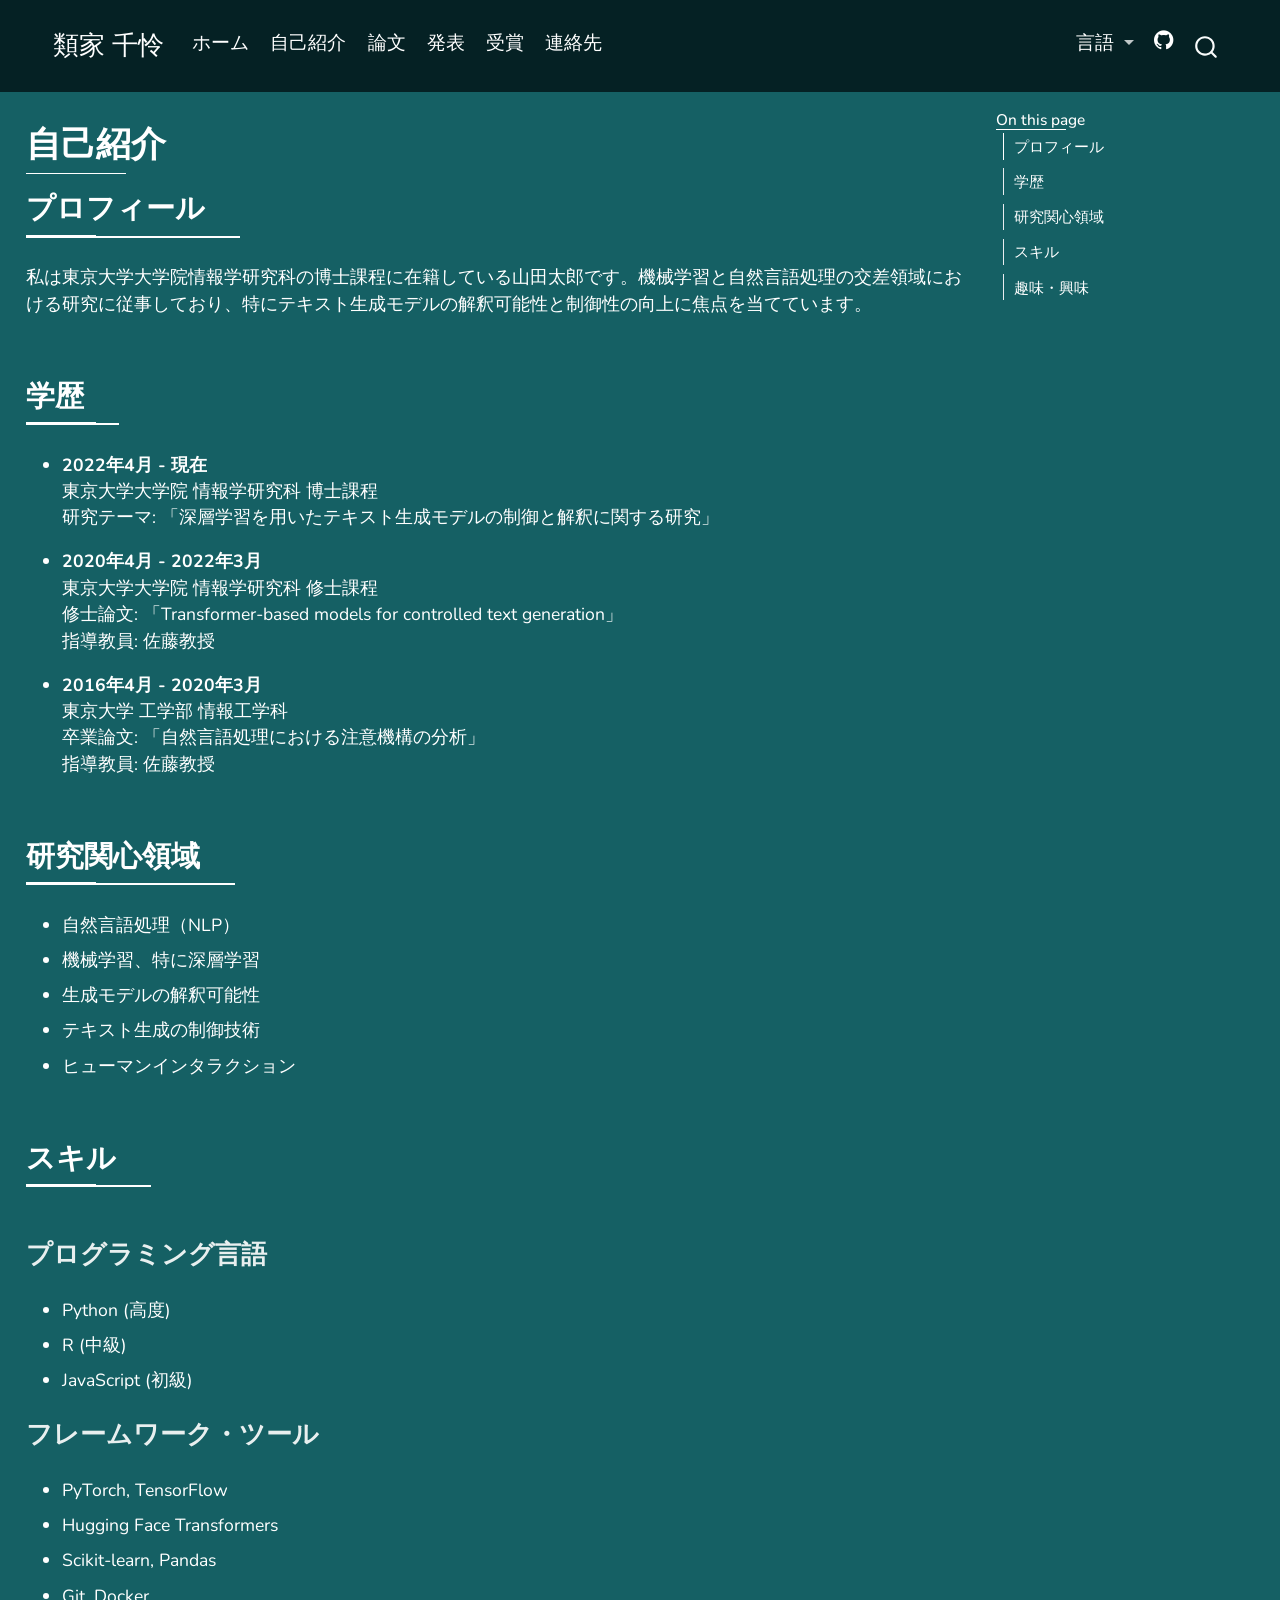
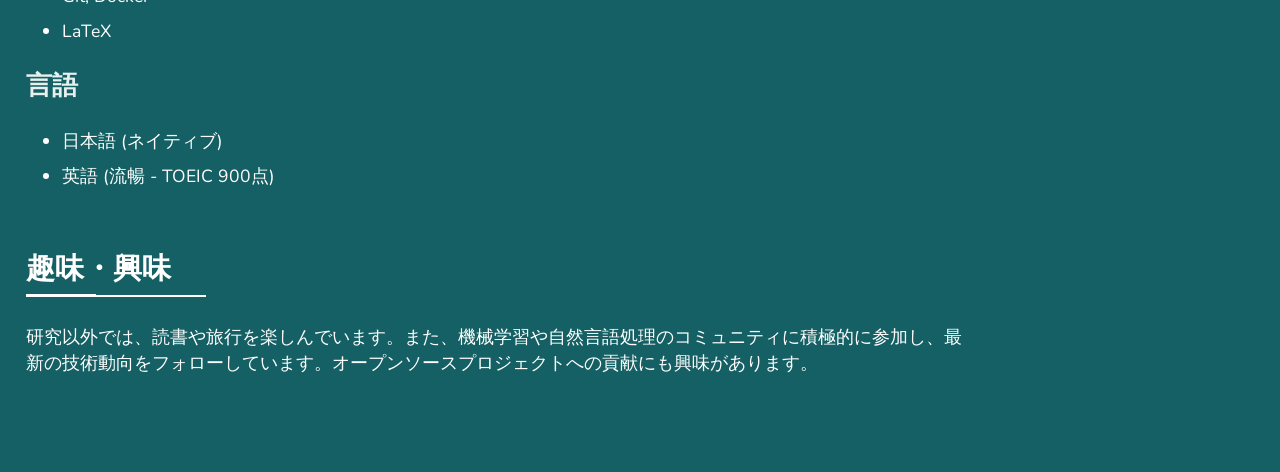
<file: docs/about.html>
<!DOCTYPE html>
<html xmlns="http://www.w3.org/1999/xhtml" lang="en" xml:lang="en"><head>

<meta charset="utf-8">
<meta name="generator" content="quarto-1.7.31">

<meta name="viewport" content="width=device-width, initial-scale=1.0, user-scalable=yes">


<title>自己紹介 – 類家 千怜</title>
<style>
code{white-space: pre-wrap;}
span.smallcaps{font-variant: small-caps;}
div.columns{display: flex; gap: min(4vw, 1.5em);}
div.column{flex: auto; overflow-x: auto;}
div.hanging-indent{margin-left: 1.5em; text-indent: -1.5em;}
ul.task-list{list-style: none;}
ul.task-list li input[type="checkbox"] {
  width: 0.8em;
  margin: 0 0.8em 0.2em -1em; /* quarto-specific, see https://github.com/quarto-dev/quarto-cli/issues/4556 */ 
  vertical-align: middle;
}
</style>


<script src="site_libs/quarto-nav/quarto-nav.js"></script>
<script src="site_libs/quarto-nav/headroom.min.js"></script>
<script src="site_libs/clipboard/clipboard.min.js"></script>
<script src="site_libs/quarto-search/autocomplete.umd.js"></script>
<script src="site_libs/quarto-search/fuse.min.js"></script>
<script src="site_libs/quarto-search/quarto-search.js"></script>
<meta name="quarto:offset" content="./">
<link href="./images/favicon.svg" rel="icon" type="image/svg+xml">
<script src="site_libs/quarto-html/quarto.js" type="module"></script>
<script src="site_libs/quarto-html/tabsets/tabsets.js" type="module"></script>
<script src="site_libs/quarto-html/popper.min.js"></script>
<script src="site_libs/quarto-html/tippy.umd.min.js"></script>
<script src="site_libs/quarto-html/anchor.min.js"></script>
<link href="site_libs/quarto-html/tippy.css" rel="stylesheet">
<link href="site_libs/quarto-html/quarto-syntax-highlighting-dark-8ef56b68f8fa1e9d2ba328e99e439f80.css" rel="stylesheet" id="quarto-text-highlighting-styles">
<script src="site_libs/bootstrap/bootstrap.min.js"></script>
<link href="site_libs/bootstrap/bootstrap-icons.css" rel="stylesheet">
<link href="site_libs/bootstrap/bootstrap-ca88c0de2de759c00b7eff23eca7222f.min.css" rel="stylesheet" append-hash="true" id="quarto-bootstrap" data-mode="dark">
<script id="quarto-search-options" type="application/json">{
  "location": "navbar",
  "copy-button": false,
  "collapse-after": 3,
  "panel-placement": "end",
  "type": "overlay",
  "limit": 50,
  "keyboard-shortcut": [
    "f",
    "/",
    "s"
  ],
  "show-item-context": false,
  "language": {
    "search-no-results-text": "No results",
    "search-matching-documents-text": "matching documents",
    "search-copy-link-title": "Copy link to search",
    "search-hide-matches-text": "Hide additional matches",
    "search-more-match-text": "more match in this document",
    "search-more-matches-text": "more matches in this document",
    "search-clear-button-title": "Clear",
    "search-text-placeholder": "",
    "search-detached-cancel-button-title": "Cancel",
    "search-submit-button-title": "Submit",
    "search-label": "Search"
  }
}</script>
<link href="https://fonts.googleapis.com/css2?family=Nunito:wght@400;500;600;700&amp;display=swap" rel="stylesheet">
<link rel="stylesheet" href="https://cdn.jsdelivr.net/npm/bootstrap-icons@1.10.3/font/bootstrap-icons.css">


<link rel="stylesheet" href="styles.css">
</head>

<body class="nav-fixed quarto-light">

<div id="quarto-search-results"></div>
  <header id="quarto-header" class="headroom fixed-top">
    <nav class="navbar navbar-expand-lg " data-bs-theme="dark">
      <div class="navbar-container container-fluid">
      <div class="navbar-brand-container mx-auto">
    <a class="navbar-brand" href="./index.html">
    <span class="navbar-title">類家 千怜</span>
    </a>
  </div>
            <div id="quarto-search" class="" title="Search"></div>
          <button class="navbar-toggler" type="button" data-bs-toggle="collapse" data-bs-target="#navbarCollapse" aria-controls="navbarCollapse" role="menu" aria-expanded="false" aria-label="Toggle navigation" onclick="if (window.quartoToggleHeadroom) { window.quartoToggleHeadroom(); }">
  <span class="navbar-toggler-icon"></span>
</button>
          <div class="collapse navbar-collapse" id="navbarCollapse">
            <ul class="navbar-nav navbar-nav-scroll me-auto">
  <li class="nav-item">
    <a class="nav-link" href="./index.html"> 
<span class="menu-text">ホーム</span></a>
  </li>  
  <li class="nav-item">
    <a class="nav-link" href="./profile.html"> 
<span class="menu-text">自己紹介</span></a>
  </li>  
  <li class="nav-item">
    <a class="nav-link" href="./papers.html"> 
<span class="menu-text">論文</span></a>
  </li>  
  <li class="nav-item">
    <a class="nav-link" href="./presentations.html"> 
<span class="menu-text">発表</span></a>
  </li>  
  <li class="nav-item">
    <a class="nav-link" href="./awards.html"> 
<span class="menu-text">受賞</span></a>
  </li>  
  <li class="nav-item">
    <a class="nav-link" href="./contact.html"> 
<span class="menu-text">連絡先</span></a>
  </li>  
</ul>
            <ul class="navbar-nav navbar-nav-scroll ms-auto">
  <li class="nav-item dropdown ">
    <a class="nav-link dropdown-toggle" href="#" id="nav-menu-" role="link" data-bs-toggle="dropdown" aria-expanded="false">
 <span class="menu-text">言語</span>
    </a>
    <ul class="dropdown-menu dropdown-menu-end" aria-labelledby="nav-menu-">    
        <li>
    <a class="dropdown-item" href="./index.html">
 <span class="dropdown-text">日本語</span></a>
  </li>  
        <li>
    <a class="dropdown-item" href="./en/index.html">
 <span class="dropdown-text">English</span></a>
  </li>  
    </ul>
  </li>
  <li class="nav-item compact">
    <a class="nav-link" href="https://github.com/ruike316"> <i class="bi bi-github" role="img">
</i> 
<span class="menu-text"></span></a>
  </li>  
</ul>
          </div> <!-- /navcollapse -->
            <div class="quarto-navbar-tools">
</div>
      </div> <!-- /container-fluid -->
    </nav>
</header>
<!-- content -->
<div id="quarto-content" class="quarto-container page-columns page-rows-contents page-layout-full page-navbar">
<!-- sidebar -->
<!-- margin-sidebar -->
    <div id="quarto-margin-sidebar" class="sidebar margin-sidebar">
        <nav id="TOC" role="doc-toc" class="toc-active">
    <h2 id="toc-title">On this page</h2>
   
  <ul>
  <li><a href="#プロフィール" id="toc-プロフィール" class="nav-link active" data-scroll-target="#プロフィール">プロフィール</a></li>
  <li><a href="#学歴" id="toc-学歴" class="nav-link" data-scroll-target="#学歴">学歴</a></li>
  <li><a href="#研究関心領域" id="toc-研究関心領域" class="nav-link" data-scroll-target="#研究関心領域">研究関心領域</a></li>
  <li><a href="#スキル" id="toc-スキル" class="nav-link" data-scroll-target="#スキル">スキル</a>
  <ul class="collapse">
  <li><a href="#プログラミング言語" id="toc-プログラミング言語" class="nav-link" data-scroll-target="#プログラミング言語">プログラミング言語</a></li>
  <li><a href="#フレームワークツール" id="toc-フレームワークツール" class="nav-link" data-scroll-target="#フレームワークツール">フレームワーク・ツール</a></li>
  <li><a href="#言語" id="toc-言語" class="nav-link" data-scroll-target="#言語">言語</a></li>
  </ul></li>
  <li><a href="#趣味興味" id="toc-趣味興味" class="nav-link" data-scroll-target="#趣味興味">趣味・興味</a></li>
  </ul>
</nav>
    </div>
<!-- main -->
<main class="content column-page-left" id="quarto-document-content">

<header id="title-block-header" class="quarto-title-block default">
<div class="quarto-title">
<h1 class="title">自己紹介</h1>
</div>



<div class="quarto-title-meta column-page-left">

    
  
    
  </div>
  


</header>


<section id="プロフィール" class="level2">
<h2 class="anchored" data-anchor-id="プロフィール">プロフィール</h2>
<p>私は東京大学大学院情報学研究科の博士課程に在籍している山田太郎です。機械学習と自然言語処理の交差領域における研究に従事しており、特にテキスト生成モデルの解釈可能性と制御性の向上に焦点を当てています。</p>
</section>
<section id="学歴" class="level2">
<h2 class="anchored" data-anchor-id="学歴">学歴</h2>
<ul>
<li><p><strong>2022年4月 - 現在</strong><br>
東京大学大学院 情報学研究科 博士課程<br>
研究テーマ: 「深層学習を用いたテキスト生成モデルの制御と解釈に関する研究」</p></li>
<li><p><strong>2020年4月 - 2022年3月</strong><br>
東京大学大学院 情報学研究科 修士課程<br>
修士論文: 「Transformer-based models for controlled text generation」<br>
指導教員: 佐藤教授</p></li>
<li><p><strong>2016年4月 - 2020年3月</strong><br>
東京大学 工学部 情報工学科<br>
卒業論文: 「自然言語処理における注意機構の分析」<br>
指導教員: 佐藤教授</p></li>
</ul>
</section>
<section id="研究関心領域" class="level2">
<h2 class="anchored" data-anchor-id="研究関心領域">研究関心領域</h2>
<ul>
<li>自然言語処理（NLP）</li>
<li>機械学習、特に深層学習</li>
<li>生成モデルの解釈可能性</li>
<li>テキスト生成の制御技術</li>
<li>ヒューマンインタラクション</li>
</ul>
</section>
<section id="スキル" class="level2">
<h2 class="anchored" data-anchor-id="スキル">スキル</h2>
<section id="プログラミング言語" class="level3">
<h3 class="anchored" data-anchor-id="プログラミング言語">プログラミング言語</h3>
<ul>
<li>Python (高度)</li>
<li>R (中級)</li>
<li>JavaScript (初級)</li>
</ul>
</section>
<section id="フレームワークツール" class="level3">
<h3 class="anchored" data-anchor-id="フレームワークツール">フレームワーク・ツール</h3>
<ul>
<li>PyTorch, TensorFlow</li>
<li>Hugging Face Transformers</li>
<li>Scikit-learn, Pandas</li>
<li>Git, Docker</li>
<li>LaTeX</li>
</ul>
</section>
<section id="言語" class="level3">
<h3 class="anchored" data-anchor-id="言語">言語</h3>
<ul>
<li>日本語 (ネイティブ)</li>
<li>英語 (流暢 - TOEIC 900点)</li>
</ul>
</section>
</section>
<section id="趣味興味" class="level2">
<h2 class="anchored" data-anchor-id="趣味興味">趣味・興味</h2>
<p>研究以外では、読書や旅行を楽しんでいます。また、機械学習や自然言語処理のコミュニティに積極的に参加し、最新の技術動向をフォローしています。オープンソースプロジェクトへの貢献にも興味があります。</p>


</section>

</main> <!-- /main -->
<script id="quarto-html-after-body" type="application/javascript">
  window.document.addEventListener("DOMContentLoaded", function (event) {
    const icon = "";
    const anchorJS = new window.AnchorJS();
    anchorJS.options = {
      placement: 'right',
      icon: icon
    };
    anchorJS.add('.anchored');
    const isCodeAnnotation = (el) => {
      for (const clz of el.classList) {
        if (clz.startsWith('code-annotation-')) {                     
          return true;
        }
      }
      return false;
    }
    const onCopySuccess = function(e) {
      // button target
      const button = e.trigger;
      // don't keep focus
      button.blur();
      // flash "checked"
      button.classList.add('code-copy-button-checked');
      var currentTitle = button.getAttribute("title");
      button.setAttribute("title", "Copied!");
      let tooltip;
      if (window.bootstrap) {
        button.setAttribute("data-bs-toggle", "tooltip");
        button.setAttribute("data-bs-placement", "left");
        button.setAttribute("data-bs-title", "Copied!");
        tooltip = new bootstrap.Tooltip(button, 
          { trigger: "manual", 
            customClass: "code-copy-button-tooltip",
            offset: [0, -8]});
        tooltip.show();    
      }
      setTimeout(function() {
        if (tooltip) {
          tooltip.hide();
          button.removeAttribute("data-bs-title");
          button.removeAttribute("data-bs-toggle");
          button.removeAttribute("data-bs-placement");
        }
        button.setAttribute("title", currentTitle);
        button.classList.remove('code-copy-button-checked');
      }, 1000);
      // clear code selection
      e.clearSelection();
    }
    const getTextToCopy = function(trigger) {
        const codeEl = trigger.previousElementSibling.cloneNode(true);
        for (const childEl of codeEl.children) {
          if (isCodeAnnotation(childEl)) {
            childEl.remove();
          }
        }
        return codeEl.innerText;
    }
    const clipboard = new window.ClipboardJS('.code-copy-button:not([data-in-quarto-modal])', {
      text: getTextToCopy
    });
    clipboard.on('success', onCopySuccess);
    if (window.document.getElementById('quarto-embedded-source-code-modal')) {
      const clipboardModal = new window.ClipboardJS('.code-copy-button[data-in-quarto-modal]', {
        text: getTextToCopy,
        container: window.document.getElementById('quarto-embedded-source-code-modal')
      });
      clipboardModal.on('success', onCopySuccess);
    }
      var localhostRegex = new RegExp(/^(?:http|https):\/\/localhost\:?[0-9]*\//);
      var mailtoRegex = new RegExp(/^mailto:/);
        var filterRegex = new RegExp("https:\/\/ruike316\.github\.io\/portfolio\/");
      var isInternal = (href) => {
          return filterRegex.test(href) || localhostRegex.test(href) || mailtoRegex.test(href);
      }
      // Inspect non-navigation links and adorn them if external
     var links = window.document.querySelectorAll('a[href]:not(.nav-link):not(.navbar-brand):not(.toc-action):not(.sidebar-link):not(.sidebar-item-toggle):not(.pagination-link):not(.no-external):not([aria-hidden]):not(.dropdown-item):not(.quarto-navigation-tool):not(.about-link)');
      for (var i=0; i<links.length; i++) {
        const link = links[i];
        if (!isInternal(link.href)) {
          // undo the damage that might have been done by quarto-nav.js in the case of
          // links that we want to consider external
          if (link.dataset.originalHref !== undefined) {
            link.href = link.dataset.originalHref;
          }
        }
      }
    function tippyHover(el, contentFn, onTriggerFn, onUntriggerFn) {
      const config = {
        allowHTML: true,
        maxWidth: 500,
        delay: 100,
        arrow: false,
        appendTo: function(el) {
            return el.parentElement;
        },
        interactive: true,
        interactiveBorder: 10,
        theme: 'quarto',
        placement: 'bottom-start',
      };
      if (contentFn) {
        config.content = contentFn;
      }
      if (onTriggerFn) {
        config.onTrigger = onTriggerFn;
      }
      if (onUntriggerFn) {
        config.onUntrigger = onUntriggerFn;
      }
      window.tippy(el, config); 
    }
    const noterefs = window.document.querySelectorAll('a[role="doc-noteref"]');
    for (var i=0; i<noterefs.length; i++) {
      const ref = noterefs[i];
      tippyHover(ref, function() {
        // use id or data attribute instead here
        let href = ref.getAttribute('data-footnote-href') || ref.getAttribute('href');
        try { href = new URL(href).hash; } catch {}
        const id = href.replace(/^#\/?/, "");
        const note = window.document.getElementById(id);
        if (note) {
          return note.innerHTML;
        } else {
          return "";
        }
      });
    }
    const xrefs = window.document.querySelectorAll('a.quarto-xref');
    const processXRef = (id, note) => {
      // Strip column container classes
      const stripColumnClz = (el) => {
        el.classList.remove("page-full", "page-columns");
        if (el.children) {
          for (const child of el.children) {
            stripColumnClz(child);
          }
        }
      }
      stripColumnClz(note)
      if (id === null || id.startsWith('sec-')) {
        // Special case sections, only their first couple elements
        const container = document.createElement("div");
        if (note.children && note.children.length > 2) {
          container.appendChild(note.children[0].cloneNode(true));
          for (let i = 1; i < note.children.length; i++) {
            const child = note.children[i];
            if (child.tagName === "P" && child.innerText === "") {
              continue;
            } else {
              container.appendChild(child.cloneNode(true));
              break;
            }
          }
          if (window.Quarto?.typesetMath) {
            window.Quarto.typesetMath(container);
          }
          return container.innerHTML
        } else {
          if (window.Quarto?.typesetMath) {
            window.Quarto.typesetMath(note);
          }
          return note.innerHTML;
        }
      } else {
        // Remove any anchor links if they are present
        const anchorLink = note.querySelector('a.anchorjs-link');
        if (anchorLink) {
          anchorLink.remove();
        }
        if (window.Quarto?.typesetMath) {
          window.Quarto.typesetMath(note);
        }
        if (note.classList.contains("callout")) {
          return note.outerHTML;
        } else {
          return note.innerHTML;
        }
      }
    }
    for (var i=0; i<xrefs.length; i++) {
      const xref = xrefs[i];
      tippyHover(xref, undefined, function(instance) {
        instance.disable();
        let url = xref.getAttribute('href');
        let hash = undefined; 
        if (url.startsWith('#')) {
          hash = url;
        } else {
          try { hash = new URL(url).hash; } catch {}
        }
        if (hash) {
          const id = hash.replace(/^#\/?/, "");
          const note = window.document.getElementById(id);
          if (note !== null) {
            try {
              const html = processXRef(id, note.cloneNode(true));
              instance.setContent(html);
            } finally {
              instance.enable();
              instance.show();
            }
          } else {
            // See if we can fetch this
            fetch(url.split('#')[0])
            .then(res => res.text())
            .then(html => {
              const parser = new DOMParser();
              const htmlDoc = parser.parseFromString(html, "text/html");
              const note = htmlDoc.getElementById(id);
              if (note !== null) {
                const html = processXRef(id, note);
                instance.setContent(html);
              } 
            }).finally(() => {
              instance.enable();
              instance.show();
            });
          }
        } else {
          // See if we can fetch a full url (with no hash to target)
          // This is a special case and we should probably do some content thinning / targeting
          fetch(url)
          .then(res => res.text())
          .then(html => {
            const parser = new DOMParser();
            const htmlDoc = parser.parseFromString(html, "text/html");
            const note = htmlDoc.querySelector('main.content');
            if (note !== null) {
              // This should only happen for chapter cross references
              // (since there is no id in the URL)
              // remove the first header
              if (note.children.length > 0 && note.children[0].tagName === "HEADER") {
                note.children[0].remove();
              }
              const html = processXRef(null, note);
              instance.setContent(html);
            } 
          }).finally(() => {
            instance.enable();
            instance.show();
          });
        }
      }, function(instance) {
      });
    }
        let selectedAnnoteEl;
        const selectorForAnnotation = ( cell, annotation) => {
          let cellAttr = 'data-code-cell="' + cell + '"';
          let lineAttr = 'data-code-annotation="' +  annotation + '"';
          const selector = 'span[' + cellAttr + '][' + lineAttr + ']';
          return selector;
        }
        const selectCodeLines = (annoteEl) => {
          const doc = window.document;
          const targetCell = annoteEl.getAttribute("data-target-cell");
          const targetAnnotation = annoteEl.getAttribute("data-target-annotation");
          const annoteSpan = window.document.querySelector(selectorForAnnotation(targetCell, targetAnnotation));
          const lines = annoteSpan.getAttribute("data-code-lines").split(",");
          const lineIds = lines.map((line) => {
            return targetCell + "-" + line;
          })
          let top = null;
          let height = null;
          let parent = null;
          if (lineIds.length > 0) {
              //compute the position of the single el (top and bottom and make a div)
              const el = window.document.getElementById(lineIds[0]);
              top = el.offsetTop;
              height = el.offsetHeight;
              parent = el.parentElement.parentElement;
            if (lineIds.length > 1) {
              const lastEl = window.document.getElementById(lineIds[lineIds.length - 1]);
              const bottom = lastEl.offsetTop + lastEl.offsetHeight;
              height = bottom - top;
            }
            if (top !== null && height !== null && parent !== null) {
              // cook up a div (if necessary) and position it 
              let div = window.document.getElementById("code-annotation-line-highlight");
              if (div === null) {
                div = window.document.createElement("div");
                div.setAttribute("id", "code-annotation-line-highlight");
                div.style.position = 'absolute';
                parent.appendChild(div);
              }
              div.style.top = top - 2 + "px";
              div.style.height = height + 4 + "px";
              div.style.left = 0;
              let gutterDiv = window.document.getElementById("code-annotation-line-highlight-gutter");
              if (gutterDiv === null) {
                gutterDiv = window.document.createElement("div");
                gutterDiv.setAttribute("id", "code-annotation-line-highlight-gutter");
                gutterDiv.style.position = 'absolute';
                const codeCell = window.document.getElementById(targetCell);
                const gutter = codeCell.querySelector('.code-annotation-gutter');
                gutter.appendChild(gutterDiv);
              }
              gutterDiv.style.top = top - 2 + "px";
              gutterDiv.style.height = height + 4 + "px";
            }
            selectedAnnoteEl = annoteEl;
          }
        };
        const unselectCodeLines = () => {
          const elementsIds = ["code-annotation-line-highlight", "code-annotation-line-highlight-gutter"];
          elementsIds.forEach((elId) => {
            const div = window.document.getElementById(elId);
            if (div) {
              div.remove();
            }
          });
          selectedAnnoteEl = undefined;
        };
          // Handle positioning of the toggle
      window.addEventListener(
        "resize",
        throttle(() => {
          elRect = undefined;
          if (selectedAnnoteEl) {
            selectCodeLines(selectedAnnoteEl);
          }
        }, 10)
      );
      function throttle(fn, ms) {
      let throttle = false;
      let timer;
        return (...args) => {
          if(!throttle) { // first call gets through
              fn.apply(this, args);
              throttle = true;
          } else { // all the others get throttled
              if(timer) clearTimeout(timer); // cancel #2
              timer = setTimeout(() => {
                fn.apply(this, args);
                timer = throttle = false;
              }, ms);
          }
        };
      }
        // Attach click handler to the DT
        const annoteDls = window.document.querySelectorAll('dt[data-target-cell]');
        for (const annoteDlNode of annoteDls) {
          annoteDlNode.addEventListener('click', (event) => {
            const clickedEl = event.target;
            if (clickedEl !== selectedAnnoteEl) {
              unselectCodeLines();
              const activeEl = window.document.querySelector('dt[data-target-cell].code-annotation-active');
              if (activeEl) {
                activeEl.classList.remove('code-annotation-active');
              }
              selectCodeLines(clickedEl);
              clickedEl.classList.add('code-annotation-active');
            } else {
              // Unselect the line
              unselectCodeLines();
              clickedEl.classList.remove('code-annotation-active');
            }
          });
        }
    const findCites = (el) => {
      const parentEl = el.parentElement;
      if (parentEl) {
        const cites = parentEl.dataset.cites;
        if (cites) {
          return {
            el,
            cites: cites.split(' ')
          };
        } else {
          return findCites(el.parentElement)
        }
      } else {
        return undefined;
      }
    };
    var bibliorefs = window.document.querySelectorAll('a[role="doc-biblioref"]');
    for (var i=0; i<bibliorefs.length; i++) {
      const ref = bibliorefs[i];
      const citeInfo = findCites(ref);
      if (citeInfo) {
        tippyHover(citeInfo.el, function() {
          var popup = window.document.createElement('div');
          citeInfo.cites.forEach(function(cite) {
            var citeDiv = window.document.createElement('div');
            citeDiv.classList.add('hanging-indent');
            citeDiv.classList.add('csl-entry');
            var biblioDiv = window.document.getElementById('ref-' + cite);
            if (biblioDiv) {
              citeDiv.innerHTML = biblioDiv.innerHTML;
            }
            popup.appendChild(citeDiv);
          });
          return popup.innerHTML;
        });
      }
    }
  });
  </script>
</div> <!-- /content -->




</body></html>
</file>
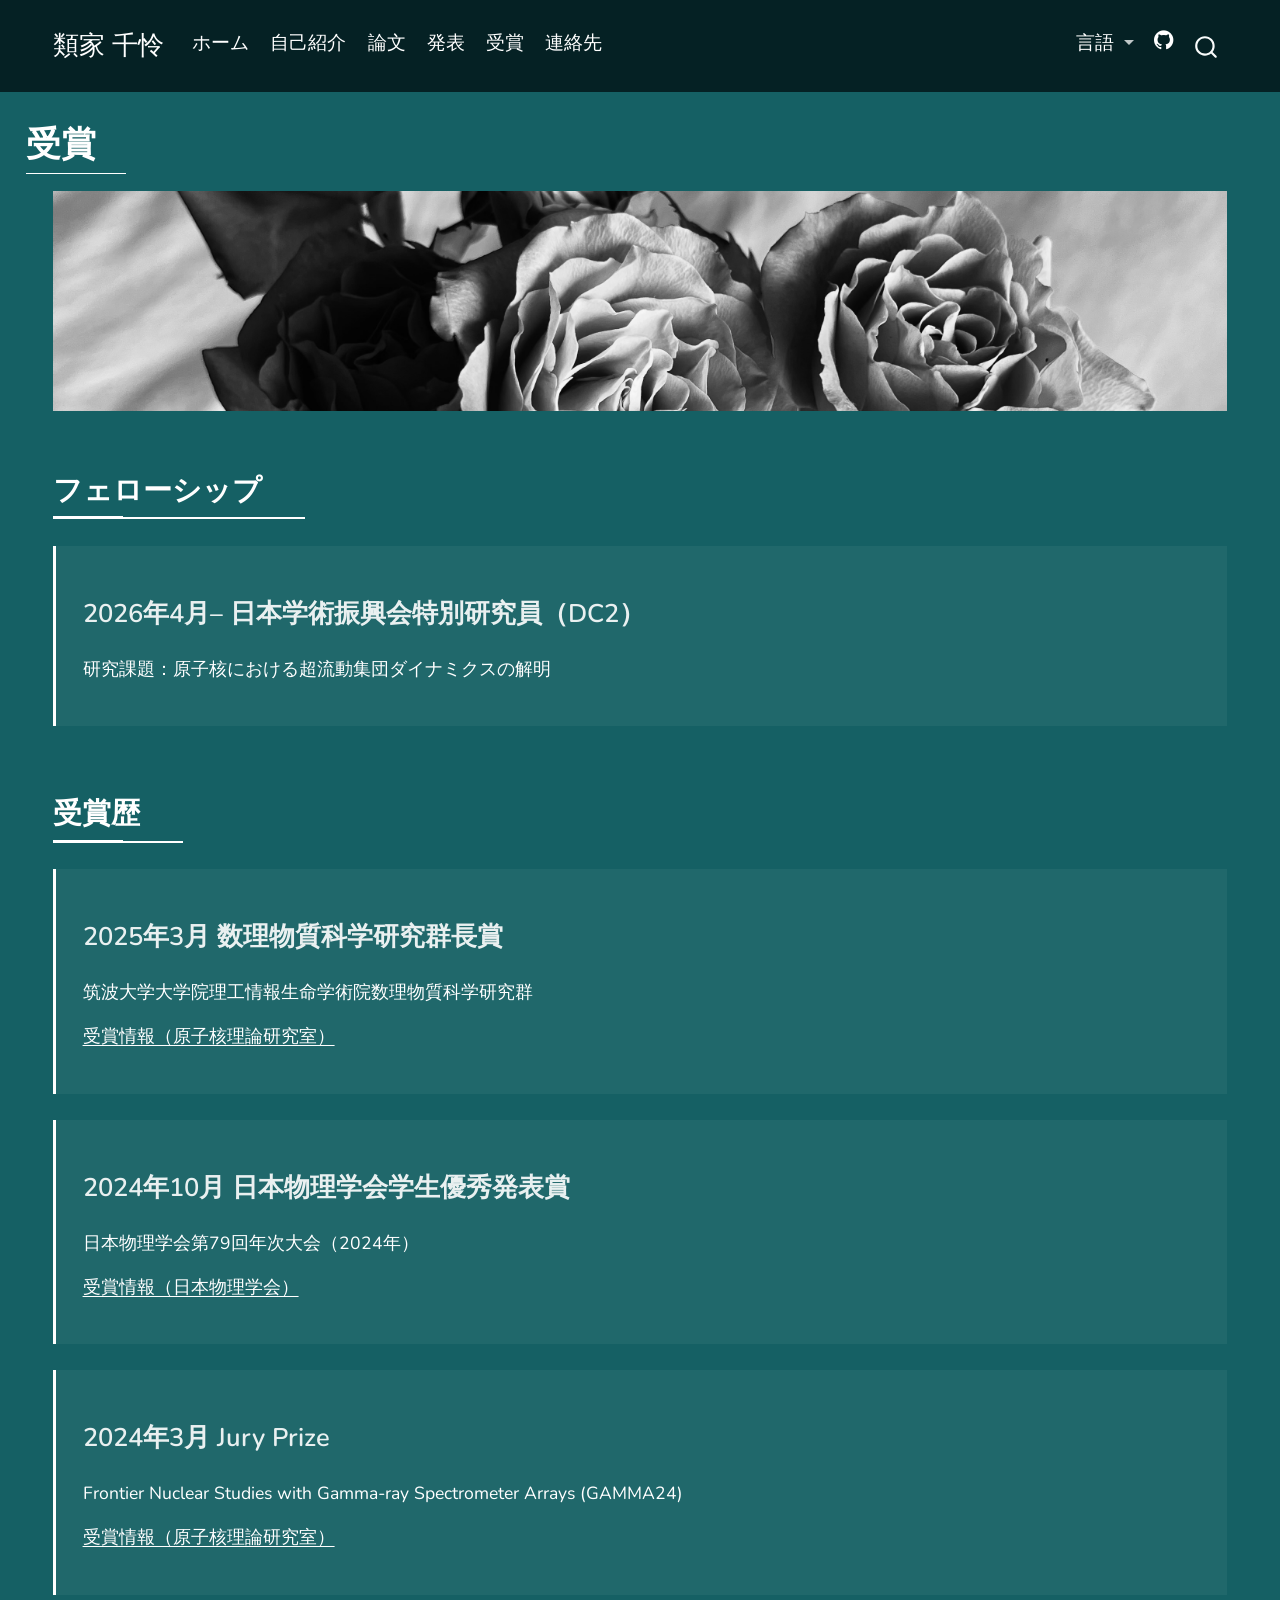
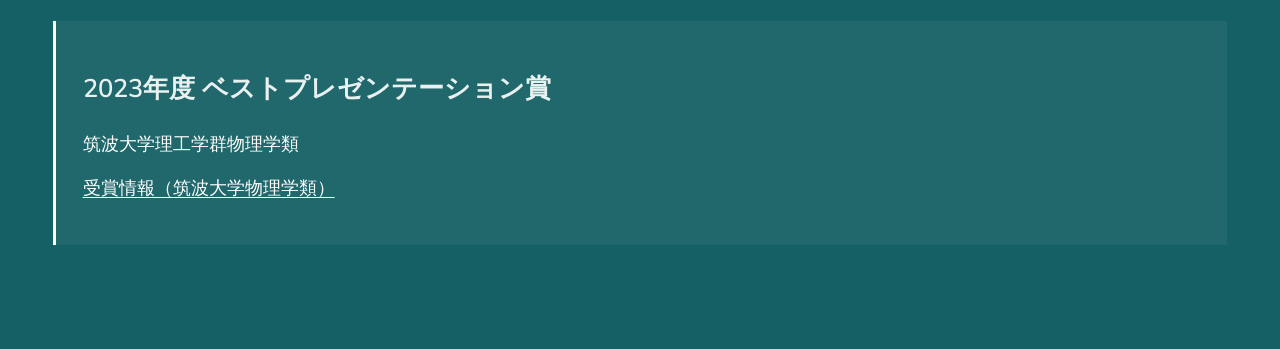
<file: docs/awards.html>
<!DOCTYPE html>
<html xmlns="http://www.w3.org/1999/xhtml" lang="en" xml:lang="en"><head>

<meta charset="utf-8">
<meta name="generator" content="quarto-1.7.31">

<meta name="viewport" content="width=device-width, initial-scale=1.0, user-scalable=yes">


<title>受賞 – 類家 千怜</title>
<style>
code{white-space: pre-wrap;}
span.smallcaps{font-variant: small-caps;}
div.columns{display: flex; gap: min(4vw, 1.5em);}
div.column{flex: auto; overflow-x: auto;}
div.hanging-indent{margin-left: 1.5em; text-indent: -1.5em;}
ul.task-list{list-style: none;}
ul.task-list li input[type="checkbox"] {
  width: 0.8em;
  margin: 0 0.8em 0.2em -1em; /* quarto-specific, see https://github.com/quarto-dev/quarto-cli/issues/4556 */ 
  vertical-align: middle;
}
</style>


<script src="site_libs/quarto-nav/quarto-nav.js"></script>
<script src="site_libs/quarto-nav/headroom.min.js"></script>
<script src="site_libs/clipboard/clipboard.min.js"></script>
<script src="site_libs/quarto-search/autocomplete.umd.js"></script>
<script src="site_libs/quarto-search/fuse.min.js"></script>
<script src="site_libs/quarto-search/quarto-search.js"></script>
<meta name="quarto:offset" content="./">
<link href="./images/favicon.svg" rel="icon" type="image/svg+xml">
<script src="site_libs/quarto-html/quarto.js" type="module"></script>
<script src="site_libs/quarto-html/tabsets/tabsets.js" type="module"></script>
<script src="site_libs/quarto-html/popper.min.js"></script>
<script src="site_libs/quarto-html/tippy.umd.min.js"></script>
<script src="site_libs/quarto-html/anchor.min.js"></script>
<link href="site_libs/quarto-html/tippy.css" rel="stylesheet">
<link href="site_libs/quarto-html/quarto-syntax-highlighting-dark-8ef56b68f8fa1e9d2ba328e99e439f80.css" rel="stylesheet" id="quarto-text-highlighting-styles">
<script src="site_libs/bootstrap/bootstrap.min.js"></script>
<link href="site_libs/bootstrap/bootstrap-icons.css" rel="stylesheet">
<link href="site_libs/bootstrap/bootstrap-ca88c0de2de759c00b7eff23eca7222f.min.css" rel="stylesheet" append-hash="true" id="quarto-bootstrap" data-mode="dark">
<script id="quarto-search-options" type="application/json">{
  "location": "navbar",
  "copy-button": false,
  "collapse-after": 3,
  "panel-placement": "end",
  "type": "overlay",
  "limit": 50,
  "keyboard-shortcut": [
    "f",
    "/",
    "s"
  ],
  "show-item-context": false,
  "language": {
    "search-no-results-text": "No results",
    "search-matching-documents-text": "matching documents",
    "search-copy-link-title": "Copy link to search",
    "search-hide-matches-text": "Hide additional matches",
    "search-more-match-text": "more match in this document",
    "search-more-matches-text": "more matches in this document",
    "search-clear-button-title": "Clear",
    "search-text-placeholder": "",
    "search-detached-cancel-button-title": "Cancel",
    "search-submit-button-title": "Submit",
    "search-label": "Search"
  }
}</script>
<link href="https://fonts.googleapis.com/css2?family=Nunito:wght@400;500;600;700&amp;display=swap" rel="stylesheet">
<link rel="stylesheet" href="https://cdn.jsdelivr.net/npm/bootstrap-icons@1.10.3/font/bootstrap-icons.css">


<link rel="stylesheet" href="styles.css">
</head>

<body class="nav-fixed quarto-light">

<div id="quarto-search-results"></div>
  <header id="quarto-header" class="headroom fixed-top">
    <nav class="navbar navbar-expand-lg " data-bs-theme="dark">
      <div class="navbar-container container-fluid">
      <div class="navbar-brand-container mx-auto">
    <a class="navbar-brand" href="./index.html">
    <span class="navbar-title">類家 千怜</span>
    </a>
  </div>
            <div id="quarto-search" class="" title="Search"></div>
          <button class="navbar-toggler" type="button" data-bs-toggle="collapse" data-bs-target="#navbarCollapse" aria-controls="navbarCollapse" role="menu" aria-expanded="false" aria-label="Toggle navigation" onclick="if (window.quartoToggleHeadroom) { window.quartoToggleHeadroom(); }">
  <span class="navbar-toggler-icon"></span>
</button>
          <div class="collapse navbar-collapse" id="navbarCollapse">
            <ul class="navbar-nav navbar-nav-scroll me-auto">
  <li class="nav-item">
    <a class="nav-link" href="./index.html"> 
<span class="menu-text">ホーム</span></a>
  </li>  
  <li class="nav-item">
    <a class="nav-link" href="./profile.html"> 
<span class="menu-text">自己紹介</span></a>
  </li>  
  <li class="nav-item">
    <a class="nav-link" href="./papers.html"> 
<span class="menu-text">論文</span></a>
  </li>  
  <li class="nav-item">
    <a class="nav-link" href="./presentations.html"> 
<span class="menu-text">発表</span></a>
  </li>  
  <li class="nav-item">
    <a class="nav-link active" href="./awards.html" aria-current="page"> 
<span class="menu-text">受賞</span></a>
  </li>  
  <li class="nav-item">
    <a class="nav-link" href="./contact.html"> 
<span class="menu-text">連絡先</span></a>
  </li>  
</ul>
            <ul class="navbar-nav navbar-nav-scroll ms-auto">
  <li class="nav-item dropdown ">
    <a class="nav-link dropdown-toggle" href="#" id="nav-menu-" role="link" data-bs-toggle="dropdown" aria-expanded="false">
 <span class="menu-text">言語</span>
    </a>
    <ul class="dropdown-menu dropdown-menu-end" aria-labelledby="nav-menu-">    
        <li>
    <a class="dropdown-item" href="./index.html">
 <span class="dropdown-text">日本語</span></a>
  </li>  
        <li>
    <a class="dropdown-item" href="./en/index.html">
 <span class="dropdown-text">English</span></a>
  </li>  
    </ul>
  </li>
  <li class="nav-item compact">
    <a class="nav-link" href="https://github.com/ruike316"> <i class="bi bi-github" role="img">
</i> 
<span class="menu-text"></span></a>
  </li>  
</ul>
          </div> <!-- /navcollapse -->
            <div class="quarto-navbar-tools">
</div>
      </div> <!-- /container-fluid -->
    </nav>
</header>
<!-- content -->
<div id="quarto-content" class="quarto-container page-columns page-rows-contents page-layout-full page-navbar">
<!-- sidebar -->
<!-- margin-sidebar -->
    <div id="quarto-margin-sidebar" class="sidebar margin-sidebar zindex-bottom">
        
    </div>
<!-- main -->
<main class="content column-page" id="quarto-document-content">

<header id="title-block-header" class="quarto-title-block default">
<div class="quarto-title">
<h1 class="title">受賞</h1>
</div>



<div class="quarto-title-meta column-page">

    
  
    
  </div>
  


</header>


<div class="container-fluid content">
<div class="row">
<div class="col-12">
<p><img src="images/header.jpg" class="header-image" alt="ヘッダー画像"></p>
</div>
</div>
<div class="row">
<div class="col-md-12">
<h2 class="mt-4 anchored">
フェローシップ
</h2>
<div class="publication">
<h3 class="anchored">
2026年4月– 日本学術振興会特別研究員（DC2）
</h3>
<p>
研究課題：原子核における超流動集団ダイナミクスの解明
</p>
</div>
<h2 class="anchored">
受賞歴
</h2>
<div class="publication">
<h3 class="anchored">
2025年3月 数理物質科学研究群長賞
</h3>
<p>
筑波大学大学院理工情報生命学術院数理物質科学研究群
</p>
<p>
<a href="https://wwwnucl.ph.tsukuba.ac.jp/news/2025/03/25/2321" target="_blank">受賞情報（原子核理論研究室）</a>
</p>
</div>
<div class="publication">
<h3 class="anchored">
2024年10月 日本物理学会学生優秀発表賞
</h3>
<p>
日本物理学会第79回年次大会（2024年）
</p>
<p>
<a href="https://www.jps.or.jp/activities/awards/gakusei/2024a_student_presentation_award.php" target="_blank">受賞情報（日本物理学会）</a>
</p>
</div>
<div class="publication">
<h3 class="anchored">
2024年3月 Jury Prize
</h3>
<p>
Frontier Nuclear Studies with Gamma-ray Spectrometer Arrays (GAMMA24)
</p>
<p>
<a href="https://wwwnucl.ph.tsukuba.ac.jp/news/2024/03/28/2024" target="_blank">受賞情報（原子核理論研究室）</a>
</p>
</div>
<div class="publication">
<h3 class="anchored">
2023年度 ベストプレゼンテーション賞
</h3>
<p>
筑波大学理工学群物理学類
</p>
<p>
<a href="https://www.butsuri.tsukuba.ac.jp/events/awards" target="_blank">受賞情報（筑波大学物理学類）</a>
</p>
</div>
</div>
</div>
</div>



</main> <!-- /main -->
<script id="quarto-html-after-body" type="application/javascript">
  window.document.addEventListener("DOMContentLoaded", function (event) {
    const icon = "";
    const anchorJS = new window.AnchorJS();
    anchorJS.options = {
      placement: 'right',
      icon: icon
    };
    anchorJS.add('.anchored');
    const isCodeAnnotation = (el) => {
      for (const clz of el.classList) {
        if (clz.startsWith('code-annotation-')) {                     
          return true;
        }
      }
      return false;
    }
    const onCopySuccess = function(e) {
      // button target
      const button = e.trigger;
      // don't keep focus
      button.blur();
      // flash "checked"
      button.classList.add('code-copy-button-checked');
      var currentTitle = button.getAttribute("title");
      button.setAttribute("title", "Copied!");
      let tooltip;
      if (window.bootstrap) {
        button.setAttribute("data-bs-toggle", "tooltip");
        button.setAttribute("data-bs-placement", "left");
        button.setAttribute("data-bs-title", "Copied!");
        tooltip = new bootstrap.Tooltip(button, 
          { trigger: "manual", 
            customClass: "code-copy-button-tooltip",
            offset: [0, -8]});
        tooltip.show();    
      }
      setTimeout(function() {
        if (tooltip) {
          tooltip.hide();
          button.removeAttribute("data-bs-title");
          button.removeAttribute("data-bs-toggle");
          button.removeAttribute("data-bs-placement");
        }
        button.setAttribute("title", currentTitle);
        button.classList.remove('code-copy-button-checked');
      }, 1000);
      // clear code selection
      e.clearSelection();
    }
    const getTextToCopy = function(trigger) {
        const codeEl = trigger.previousElementSibling.cloneNode(true);
        for (const childEl of codeEl.children) {
          if (isCodeAnnotation(childEl)) {
            childEl.remove();
          }
        }
        return codeEl.innerText;
    }
    const clipboard = new window.ClipboardJS('.code-copy-button:not([data-in-quarto-modal])', {
      text: getTextToCopy
    });
    clipboard.on('success', onCopySuccess);
    if (window.document.getElementById('quarto-embedded-source-code-modal')) {
      const clipboardModal = new window.ClipboardJS('.code-copy-button[data-in-quarto-modal]', {
        text: getTextToCopy,
        container: window.document.getElementById('quarto-embedded-source-code-modal')
      });
      clipboardModal.on('success', onCopySuccess);
    }
      var localhostRegex = new RegExp(/^(?:http|https):\/\/localhost\:?[0-9]*\//);
      var mailtoRegex = new RegExp(/^mailto:/);
        var filterRegex = new RegExp("https:\/\/ruike316\.github\.io\/portfolio\/");
      var isInternal = (href) => {
          return filterRegex.test(href) || localhostRegex.test(href) || mailtoRegex.test(href);
      }
      // Inspect non-navigation links and adorn them if external
     var links = window.document.querySelectorAll('a[href]:not(.nav-link):not(.navbar-brand):not(.toc-action):not(.sidebar-link):not(.sidebar-item-toggle):not(.pagination-link):not(.no-external):not([aria-hidden]):not(.dropdown-item):not(.quarto-navigation-tool):not(.about-link)');
      for (var i=0; i<links.length; i++) {
        const link = links[i];
        if (!isInternal(link.href)) {
          // undo the damage that might have been done by quarto-nav.js in the case of
          // links that we want to consider external
          if (link.dataset.originalHref !== undefined) {
            link.href = link.dataset.originalHref;
          }
        }
      }
    function tippyHover(el, contentFn, onTriggerFn, onUntriggerFn) {
      const config = {
        allowHTML: true,
        maxWidth: 500,
        delay: 100,
        arrow: false,
        appendTo: function(el) {
            return el.parentElement;
        },
        interactive: true,
        interactiveBorder: 10,
        theme: 'quarto',
        placement: 'bottom-start',
      };
      if (contentFn) {
        config.content = contentFn;
      }
      if (onTriggerFn) {
        config.onTrigger = onTriggerFn;
      }
      if (onUntriggerFn) {
        config.onUntrigger = onUntriggerFn;
      }
      window.tippy(el, config); 
    }
    const noterefs = window.document.querySelectorAll('a[role="doc-noteref"]');
    for (var i=0; i<noterefs.length; i++) {
      const ref = noterefs[i];
      tippyHover(ref, function() {
        // use id or data attribute instead here
        let href = ref.getAttribute('data-footnote-href') || ref.getAttribute('href');
        try { href = new URL(href).hash; } catch {}
        const id = href.replace(/^#\/?/, "");
        const note = window.document.getElementById(id);
        if (note) {
          return note.innerHTML;
        } else {
          return "";
        }
      });
    }
    const xrefs = window.document.querySelectorAll('a.quarto-xref');
    const processXRef = (id, note) => {
      // Strip column container classes
      const stripColumnClz = (el) => {
        el.classList.remove("page-full", "page-columns");
        if (el.children) {
          for (const child of el.children) {
            stripColumnClz(child);
          }
        }
      }
      stripColumnClz(note)
      if (id === null || id.startsWith('sec-')) {
        // Special case sections, only their first couple elements
        const container = document.createElement("div");
        if (note.children && note.children.length > 2) {
          container.appendChild(note.children[0].cloneNode(true));
          for (let i = 1; i < note.children.length; i++) {
            const child = note.children[i];
            if (child.tagName === "P" && child.innerText === "") {
              continue;
            } else {
              container.appendChild(child.cloneNode(true));
              break;
            }
          }
          if (window.Quarto?.typesetMath) {
            window.Quarto.typesetMath(container);
          }
          return container.innerHTML
        } else {
          if (window.Quarto?.typesetMath) {
            window.Quarto.typesetMath(note);
          }
          return note.innerHTML;
        }
      } else {
        // Remove any anchor links if they are present
        const anchorLink = note.querySelector('a.anchorjs-link');
        if (anchorLink) {
          anchorLink.remove();
        }
        if (window.Quarto?.typesetMath) {
          window.Quarto.typesetMath(note);
        }
        if (note.classList.contains("callout")) {
          return note.outerHTML;
        } else {
          return note.innerHTML;
        }
      }
    }
    for (var i=0; i<xrefs.length; i++) {
      const xref = xrefs[i];
      tippyHover(xref, undefined, function(instance) {
        instance.disable();
        let url = xref.getAttribute('href');
        let hash = undefined; 
        if (url.startsWith('#')) {
          hash = url;
        } else {
          try { hash = new URL(url).hash; } catch {}
        }
        if (hash) {
          const id = hash.replace(/^#\/?/, "");
          const note = window.document.getElementById(id);
          if (note !== null) {
            try {
              const html = processXRef(id, note.cloneNode(true));
              instance.setContent(html);
            } finally {
              instance.enable();
              instance.show();
            }
          } else {
            // See if we can fetch this
            fetch(url.split('#')[0])
            .then(res => res.text())
            .then(html => {
              const parser = new DOMParser();
              const htmlDoc = parser.parseFromString(html, "text/html");
              const note = htmlDoc.getElementById(id);
              if (note !== null) {
                const html = processXRef(id, note);
                instance.setContent(html);
              } 
            }).finally(() => {
              instance.enable();
              instance.show();
            });
          }
        } else {
          // See if we can fetch a full url (with no hash to target)
          // This is a special case and we should probably do some content thinning / targeting
          fetch(url)
          .then(res => res.text())
          .then(html => {
            const parser = new DOMParser();
            const htmlDoc = parser.parseFromString(html, "text/html");
            const note = htmlDoc.querySelector('main.content');
            if (note !== null) {
              // This should only happen for chapter cross references
              // (since there is no id in the URL)
              // remove the first header
              if (note.children.length > 0 && note.children[0].tagName === "HEADER") {
                note.children[0].remove();
              }
              const html = processXRef(null, note);
              instance.setContent(html);
            } 
          }).finally(() => {
            instance.enable();
            instance.show();
          });
        }
      }, function(instance) {
      });
    }
        let selectedAnnoteEl;
        const selectorForAnnotation = ( cell, annotation) => {
          let cellAttr = 'data-code-cell="' + cell + '"';
          let lineAttr = 'data-code-annotation="' +  annotation + '"';
          const selector = 'span[' + cellAttr + '][' + lineAttr + ']';
          return selector;
        }
        const selectCodeLines = (annoteEl) => {
          const doc = window.document;
          const targetCell = annoteEl.getAttribute("data-target-cell");
          const targetAnnotation = annoteEl.getAttribute("data-target-annotation");
          const annoteSpan = window.document.querySelector(selectorForAnnotation(targetCell, targetAnnotation));
          const lines = annoteSpan.getAttribute("data-code-lines").split(",");
          const lineIds = lines.map((line) => {
            return targetCell + "-" + line;
          })
          let top = null;
          let height = null;
          let parent = null;
          if (lineIds.length > 0) {
              //compute the position of the single el (top and bottom and make a div)
              const el = window.document.getElementById(lineIds[0]);
              top = el.offsetTop;
              height = el.offsetHeight;
              parent = el.parentElement.parentElement;
            if (lineIds.length > 1) {
              const lastEl = window.document.getElementById(lineIds[lineIds.length - 1]);
              const bottom = lastEl.offsetTop + lastEl.offsetHeight;
              height = bottom - top;
            }
            if (top !== null && height !== null && parent !== null) {
              // cook up a div (if necessary) and position it 
              let div = window.document.getElementById("code-annotation-line-highlight");
              if (div === null) {
                div = window.document.createElement("div");
                div.setAttribute("id", "code-annotation-line-highlight");
                div.style.position = 'absolute';
                parent.appendChild(div);
              }
              div.style.top = top - 2 + "px";
              div.style.height = height + 4 + "px";
              div.style.left = 0;
              let gutterDiv = window.document.getElementById("code-annotation-line-highlight-gutter");
              if (gutterDiv === null) {
                gutterDiv = window.document.createElement("div");
                gutterDiv.setAttribute("id", "code-annotation-line-highlight-gutter");
                gutterDiv.style.position = 'absolute';
                const codeCell = window.document.getElementById(targetCell);
                const gutter = codeCell.querySelector('.code-annotation-gutter');
                gutter.appendChild(gutterDiv);
              }
              gutterDiv.style.top = top - 2 + "px";
              gutterDiv.style.height = height + 4 + "px";
            }
            selectedAnnoteEl = annoteEl;
          }
        };
        const unselectCodeLines = () => {
          const elementsIds = ["code-annotation-line-highlight", "code-annotation-line-highlight-gutter"];
          elementsIds.forEach((elId) => {
            const div = window.document.getElementById(elId);
            if (div) {
              div.remove();
            }
          });
          selectedAnnoteEl = undefined;
        };
          // Handle positioning of the toggle
      window.addEventListener(
        "resize",
        throttle(() => {
          elRect = undefined;
          if (selectedAnnoteEl) {
            selectCodeLines(selectedAnnoteEl);
          }
        }, 10)
      );
      function throttle(fn, ms) {
      let throttle = false;
      let timer;
        return (...args) => {
          if(!throttle) { // first call gets through
              fn.apply(this, args);
              throttle = true;
          } else { // all the others get throttled
              if(timer) clearTimeout(timer); // cancel #2
              timer = setTimeout(() => {
                fn.apply(this, args);
                timer = throttle = false;
              }, ms);
          }
        };
      }
        // Attach click handler to the DT
        const annoteDls = window.document.querySelectorAll('dt[data-target-cell]');
        for (const annoteDlNode of annoteDls) {
          annoteDlNode.addEventListener('click', (event) => {
            const clickedEl = event.target;
            if (clickedEl !== selectedAnnoteEl) {
              unselectCodeLines();
              const activeEl = window.document.querySelector('dt[data-target-cell].code-annotation-active');
              if (activeEl) {
                activeEl.classList.remove('code-annotation-active');
              }
              selectCodeLines(clickedEl);
              clickedEl.classList.add('code-annotation-active');
            } else {
              // Unselect the line
              unselectCodeLines();
              clickedEl.classList.remove('code-annotation-active');
            }
          });
        }
    const findCites = (el) => {
      const parentEl = el.parentElement;
      if (parentEl) {
        const cites = parentEl.dataset.cites;
        if (cites) {
          return {
            el,
            cites: cites.split(' ')
          };
        } else {
          return findCites(el.parentElement)
        }
      } else {
        return undefined;
      }
    };
    var bibliorefs = window.document.querySelectorAll('a[role="doc-biblioref"]');
    for (var i=0; i<bibliorefs.length; i++) {
      const ref = bibliorefs[i];
      const citeInfo = findCites(ref);
      if (citeInfo) {
        tippyHover(citeInfo.el, function() {
          var popup = window.document.createElement('div');
          citeInfo.cites.forEach(function(cite) {
            var citeDiv = window.document.createElement('div');
            citeDiv.classList.add('hanging-indent');
            citeDiv.classList.add('csl-entry');
            var biblioDiv = window.document.getElementById('ref-' + cite);
            if (biblioDiv) {
              citeDiv.innerHTML = biblioDiv.innerHTML;
            }
            popup.appendChild(citeDiv);
          });
          return popup.innerHTML;
        });
      }
    }
  });
  </script>
</div> <!-- /content -->




</body></html>
</file>
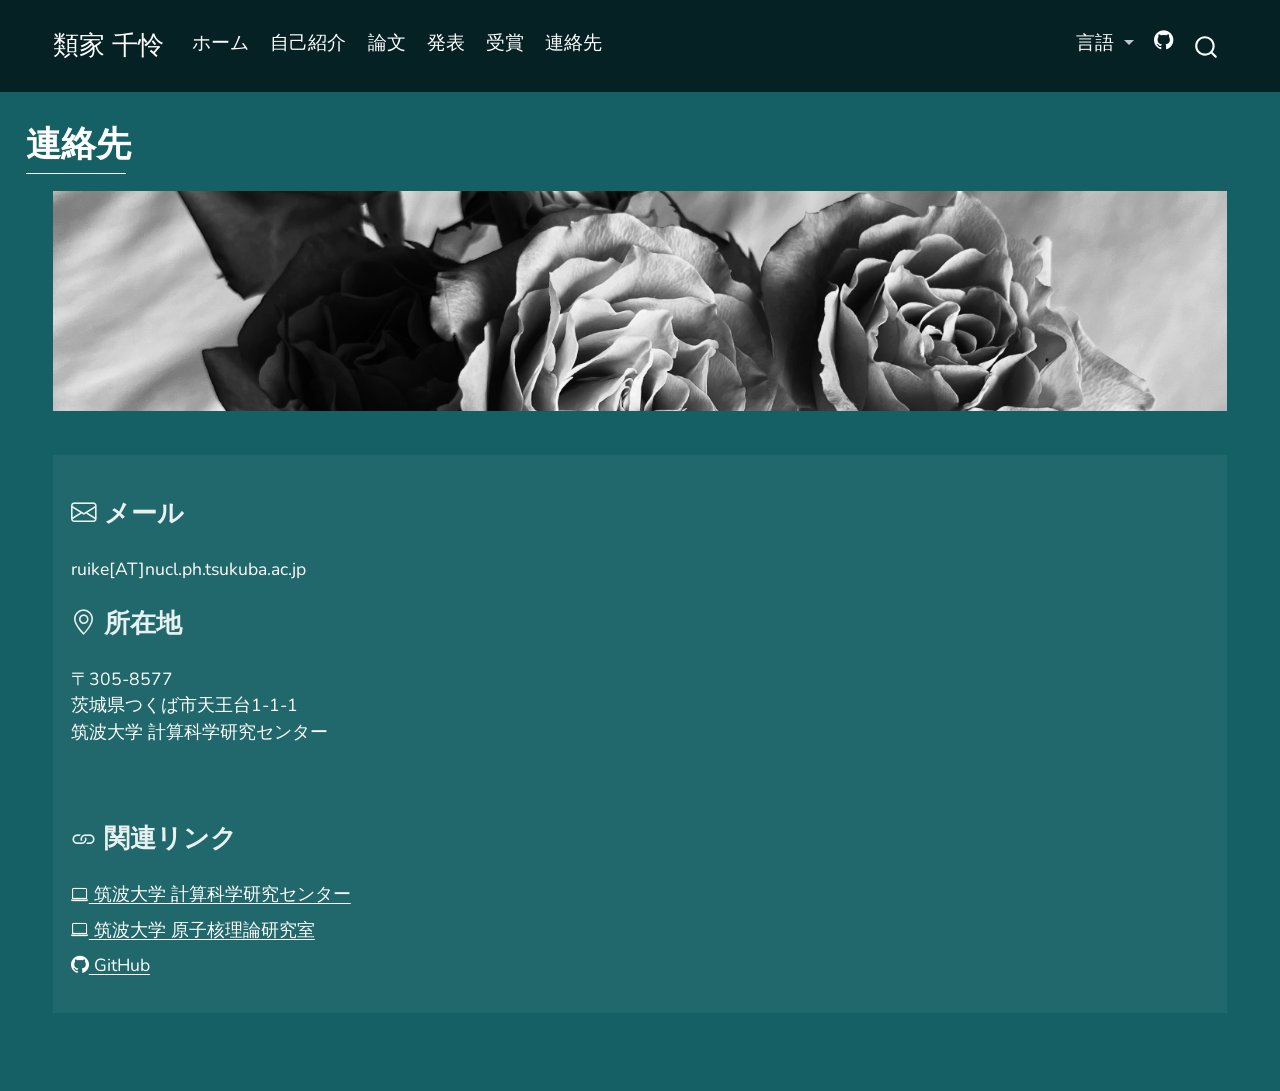
<file: docs/contact.html>
<!DOCTYPE html>
<html xmlns="http://www.w3.org/1999/xhtml" lang="en" xml:lang="en"><head>

<meta charset="utf-8">
<meta name="generator" content="quarto-1.7.31">

<meta name="viewport" content="width=device-width, initial-scale=1.0, user-scalable=yes">


<title>連絡先 – 類家 千怜</title>
<style>
code{white-space: pre-wrap;}
span.smallcaps{font-variant: small-caps;}
div.columns{display: flex; gap: min(4vw, 1.5em);}
div.column{flex: auto; overflow-x: auto;}
div.hanging-indent{margin-left: 1.5em; text-indent: -1.5em;}
ul.task-list{list-style: none;}
ul.task-list li input[type="checkbox"] {
  width: 0.8em;
  margin: 0 0.8em 0.2em -1em; /* quarto-specific, see https://github.com/quarto-dev/quarto-cli/issues/4556 */ 
  vertical-align: middle;
}
</style>


<script src="site_libs/quarto-nav/quarto-nav.js"></script>
<script src="site_libs/quarto-nav/headroom.min.js"></script>
<script src="site_libs/clipboard/clipboard.min.js"></script>
<script src="site_libs/quarto-search/autocomplete.umd.js"></script>
<script src="site_libs/quarto-search/fuse.min.js"></script>
<script src="site_libs/quarto-search/quarto-search.js"></script>
<meta name="quarto:offset" content="./">
<link href="./images/favicon.svg" rel="icon" type="image/svg+xml">
<script src="site_libs/quarto-html/quarto.js" type="module"></script>
<script src="site_libs/quarto-html/tabsets/tabsets.js" type="module"></script>
<script src="site_libs/quarto-html/popper.min.js"></script>
<script src="site_libs/quarto-html/tippy.umd.min.js"></script>
<script src="site_libs/quarto-html/anchor.min.js"></script>
<link href="site_libs/quarto-html/tippy.css" rel="stylesheet">
<link href="site_libs/quarto-html/quarto-syntax-highlighting-dark-8ef56b68f8fa1e9d2ba328e99e439f80.css" rel="stylesheet" id="quarto-text-highlighting-styles">
<script src="site_libs/bootstrap/bootstrap.min.js"></script>
<link href="site_libs/bootstrap/bootstrap-icons.css" rel="stylesheet">
<link href="site_libs/bootstrap/bootstrap-ca88c0de2de759c00b7eff23eca7222f.min.css" rel="stylesheet" append-hash="true" id="quarto-bootstrap" data-mode="dark">
<script id="quarto-search-options" type="application/json">{
  "location": "navbar",
  "copy-button": false,
  "collapse-after": 3,
  "panel-placement": "end",
  "type": "overlay",
  "limit": 50,
  "keyboard-shortcut": [
    "f",
    "/",
    "s"
  ],
  "show-item-context": false,
  "language": {
    "search-no-results-text": "No results",
    "search-matching-documents-text": "matching documents",
    "search-copy-link-title": "Copy link to search",
    "search-hide-matches-text": "Hide additional matches",
    "search-more-match-text": "more match in this document",
    "search-more-matches-text": "more matches in this document",
    "search-clear-button-title": "Clear",
    "search-text-placeholder": "",
    "search-detached-cancel-button-title": "Cancel",
    "search-submit-button-title": "Submit",
    "search-label": "Search"
  }
}</script>
<link href="https://fonts.googleapis.com/css2?family=Nunito:wght@400;500;600;700&amp;display=swap" rel="stylesheet">
<link rel="stylesheet" href="https://cdn.jsdelivr.net/npm/bootstrap-icons@1.10.3/font/bootstrap-icons.css">


<link rel="stylesheet" href="styles.css">
</head>

<body class="nav-fixed quarto-light">

<div id="quarto-search-results"></div>
  <header id="quarto-header" class="headroom fixed-top">
    <nav class="navbar navbar-expand-lg " data-bs-theme="dark">
      <div class="navbar-container container-fluid">
      <div class="navbar-brand-container mx-auto">
    <a class="navbar-brand" href="./index.html">
    <span class="navbar-title">類家 千怜</span>
    </a>
  </div>
            <div id="quarto-search" class="" title="Search"></div>
          <button class="navbar-toggler" type="button" data-bs-toggle="collapse" data-bs-target="#navbarCollapse" aria-controls="navbarCollapse" role="menu" aria-expanded="false" aria-label="Toggle navigation" onclick="if (window.quartoToggleHeadroom) { window.quartoToggleHeadroom(); }">
  <span class="navbar-toggler-icon"></span>
</button>
          <div class="collapse navbar-collapse" id="navbarCollapse">
            <ul class="navbar-nav navbar-nav-scroll me-auto">
  <li class="nav-item">
    <a class="nav-link" href="./index.html"> 
<span class="menu-text">ホーム</span></a>
  </li>  
  <li class="nav-item">
    <a class="nav-link" href="./profile.html"> 
<span class="menu-text">自己紹介</span></a>
  </li>  
  <li class="nav-item">
    <a class="nav-link" href="./papers.html"> 
<span class="menu-text">論文</span></a>
  </li>  
  <li class="nav-item">
    <a class="nav-link" href="./presentations.html"> 
<span class="menu-text">発表</span></a>
  </li>  
  <li class="nav-item">
    <a class="nav-link" href="./awards.html"> 
<span class="menu-text">受賞</span></a>
  </li>  
  <li class="nav-item">
    <a class="nav-link active" href="./contact.html" aria-current="page"> 
<span class="menu-text">連絡先</span></a>
  </li>  
</ul>
            <ul class="navbar-nav navbar-nav-scroll ms-auto">
  <li class="nav-item dropdown ">
    <a class="nav-link dropdown-toggle" href="#" id="nav-menu-" role="link" data-bs-toggle="dropdown" aria-expanded="false">
 <span class="menu-text">言語</span>
    </a>
    <ul class="dropdown-menu dropdown-menu-end" aria-labelledby="nav-menu-">    
        <li>
    <a class="dropdown-item" href="./index.html">
 <span class="dropdown-text">日本語</span></a>
  </li>  
        <li>
    <a class="dropdown-item" href="./en/index.html">
 <span class="dropdown-text">English</span></a>
  </li>  
    </ul>
  </li>
  <li class="nav-item compact">
    <a class="nav-link" href="https://github.com/ruike316"> <i class="bi bi-github" role="img">
</i> 
<span class="menu-text"></span></a>
  </li>  
</ul>
          </div> <!-- /navcollapse -->
            <div class="quarto-navbar-tools">
</div>
      </div> <!-- /container-fluid -->
    </nav>
</header>
<!-- content -->
<div id="quarto-content" class="quarto-container page-columns page-rows-contents page-layout-full page-navbar">
<!-- sidebar -->
<!-- margin-sidebar -->
    <div id="quarto-margin-sidebar" class="sidebar margin-sidebar zindex-bottom">
        
    </div>
<!-- main -->
<main class="content column-page" id="quarto-document-content">

<header id="title-block-header" class="quarto-title-block default">
<div class="quarto-title">
<h1 class="title">連絡先</h1>
</div>



<div class="quarto-title-meta column-page">

    
  
    
  </div>
  


</header>


<div class="container-fluid content">
<div class="row">
<div class="col-12">
<p><img src="images/header.jpg" class="header-image" alt="ヘッダー画像"></p>
</div>
</div>
<div class="row">
<div class="col-md-12">
<div class="row mt-4">
<div class="col-md-6">
<div class="card contact-card">
<div class="card-body">
<h3 class="anchored">
<i class="bi bi-envelope"></i> メール
</h3>
<p>
ruike[AT]nucl.ph.tsukuba.ac.jp
</p>
<h3 class="mt-4 anchored">
<i class="bi bi-geo-alt"></i> 所在地
</h3>
<p>
〒305-8577<br> 茨城県つくば市天王台1-1-1<br> 筑波大学 計算科学研究センター
</p>
</div>
</div>
</div>
<div class="col-md-6">
<div class="card contact-card">
<div class="card-body">
<h3 class="anchored">
<i class="bi bi-link"></i> 関連リンク
</h3>
<ul class="list-unstyled">
<li>
<a href="https://www.ccs.tsukuba.ac.jp/" target="_blank"><i class="bi bi-laptop"></i> 筑波大学 計算科学研究センター</a>
</li>
<li>
<a href="https://wwwnucl.ph.tsukuba.ac.jp/" target="_blank"><i class="bi bi-laptop"></i> 筑波大学 原子核理論研究室</a>
</li>
<li>
<a href="https://github.com/yourusername" target="_blank"><i class="bi bi-github"></i> GitHub</a>
</li>
<!-- <li><a href="https://www.instagram.com/___toilet/" target="_blank"><i class="bi bi-instagram"></i> Instagram</a></li> -->
</ul>
</div>
</div>
</div>
</div>
</div>
</div>
</div>
</main></div>



 <!-- /main -->
<script id="quarto-html-after-body" type="application/javascript">
  window.document.addEventListener("DOMContentLoaded", function (event) {
    const icon = "";
    const anchorJS = new window.AnchorJS();
    anchorJS.options = {
      placement: 'right',
      icon: icon
    };
    anchorJS.add('.anchored');
    const isCodeAnnotation = (el) => {
      for (const clz of el.classList) {
        if (clz.startsWith('code-annotation-')) {                     
          return true;
        }
      }
      return false;
    }
    const onCopySuccess = function(e) {
      // button target
      const button = e.trigger;
      // don't keep focus
      button.blur();
      // flash "checked"
      button.classList.add('code-copy-button-checked');
      var currentTitle = button.getAttribute("title");
      button.setAttribute("title", "Copied!");
      let tooltip;
      if (window.bootstrap) {
        button.setAttribute("data-bs-toggle", "tooltip");
        button.setAttribute("data-bs-placement", "left");
        button.setAttribute("data-bs-title", "Copied!");
        tooltip = new bootstrap.Tooltip(button, 
          { trigger: "manual", 
            customClass: "code-copy-button-tooltip",
            offset: [0, -8]});
        tooltip.show();    
      }
      setTimeout(function() {
        if (tooltip) {
          tooltip.hide();
          button.removeAttribute("data-bs-title");
          button.removeAttribute("data-bs-toggle");
          button.removeAttribute("data-bs-placement");
        }
        button.setAttribute("title", currentTitle);
        button.classList.remove('code-copy-button-checked');
      }, 1000);
      // clear code selection
      e.clearSelection();
    }
    const getTextToCopy = function(trigger) {
        const codeEl = trigger.previousElementSibling.cloneNode(true);
        for (const childEl of codeEl.children) {
          if (isCodeAnnotation(childEl)) {
            childEl.remove();
          }
        }
        return codeEl.innerText;
    }
    const clipboard = new window.ClipboardJS('.code-copy-button:not([data-in-quarto-modal])', {
      text: getTextToCopy
    });
    clipboard.on('success', onCopySuccess);
    if (window.document.getElementById('quarto-embedded-source-code-modal')) {
      const clipboardModal = new window.ClipboardJS('.code-copy-button[data-in-quarto-modal]', {
        text: getTextToCopy,
        container: window.document.getElementById('quarto-embedded-source-code-modal')
      });
      clipboardModal.on('success', onCopySuccess);
    }
      var localhostRegex = new RegExp(/^(?:http|https):\/\/localhost\:?[0-9]*\//);
      var mailtoRegex = new RegExp(/^mailto:/);
        var filterRegex = new RegExp("https:\/\/ruike316\.github\.io\/portfolio\/");
      var isInternal = (href) => {
          return filterRegex.test(href) || localhostRegex.test(href) || mailtoRegex.test(href);
      }
      // Inspect non-navigation links and adorn them if external
     var links = window.document.querySelectorAll('a[href]:not(.nav-link):not(.navbar-brand):not(.toc-action):not(.sidebar-link):not(.sidebar-item-toggle):not(.pagination-link):not(.no-external):not([aria-hidden]):not(.dropdown-item):not(.quarto-navigation-tool):not(.about-link)');
      for (var i=0; i<links.length; i++) {
        const link = links[i];
        if (!isInternal(link.href)) {
          // undo the damage that might have been done by quarto-nav.js in the case of
          // links that we want to consider external
          if (link.dataset.originalHref !== undefined) {
            link.href = link.dataset.originalHref;
          }
        }
      }
    function tippyHover(el, contentFn, onTriggerFn, onUntriggerFn) {
      const config = {
        allowHTML: true,
        maxWidth: 500,
        delay: 100,
        arrow: false,
        appendTo: function(el) {
            return el.parentElement;
        },
        interactive: true,
        interactiveBorder: 10,
        theme: 'quarto',
        placement: 'bottom-start',
      };
      if (contentFn) {
        config.content = contentFn;
      }
      if (onTriggerFn) {
        config.onTrigger = onTriggerFn;
      }
      if (onUntriggerFn) {
        config.onUntrigger = onUntriggerFn;
      }
      window.tippy(el, config); 
    }
    const noterefs = window.document.querySelectorAll('a[role="doc-noteref"]');
    for (var i=0; i<noterefs.length; i++) {
      const ref = noterefs[i];
      tippyHover(ref, function() {
        // use id or data attribute instead here
        let href = ref.getAttribute('data-footnote-href') || ref.getAttribute('href');
        try { href = new URL(href).hash; } catch {}
        const id = href.replace(/^#\/?/, "");
        const note = window.document.getElementById(id);
        if (note) {
          return note.innerHTML;
        } else {
          return "";
        }
      });
    }
    const xrefs = window.document.querySelectorAll('a.quarto-xref');
    const processXRef = (id, note) => {
      // Strip column container classes
      const stripColumnClz = (el) => {
        el.classList.remove("page-full", "page-columns");
        if (el.children) {
          for (const child of el.children) {
            stripColumnClz(child);
          }
        }
      }
      stripColumnClz(note)
      if (id === null || id.startsWith('sec-')) {
        // Special case sections, only their first couple elements
        const container = document.createElement("div");
        if (note.children && note.children.length > 2) {
          container.appendChild(note.children[0].cloneNode(true));
          for (let i = 1; i < note.children.length; i++) {
            const child = note.children[i];
            if (child.tagName === "P" && child.innerText === "") {
              continue;
            } else {
              container.appendChild(child.cloneNode(true));
              break;
            }
          }
          if (window.Quarto?.typesetMath) {
            window.Quarto.typesetMath(container);
          }
          return container.innerHTML
        } else {
          if (window.Quarto?.typesetMath) {
            window.Quarto.typesetMath(note);
          }
          return note.innerHTML;
        }
      } else {
        // Remove any anchor links if they are present
        const anchorLink = note.querySelector('a.anchorjs-link');
        if (anchorLink) {
          anchorLink.remove();
        }
        if (window.Quarto?.typesetMath) {
          window.Quarto.typesetMath(note);
        }
        if (note.classList.contains("callout")) {
          return note.outerHTML;
        } else {
          return note.innerHTML;
        }
      }
    }
    for (var i=0; i<xrefs.length; i++) {
      const xref = xrefs[i];
      tippyHover(xref, undefined, function(instance) {
        instance.disable();
        let url = xref.getAttribute('href');
        let hash = undefined; 
        if (url.startsWith('#')) {
          hash = url;
        } else {
          try { hash = new URL(url).hash; } catch {}
        }
        if (hash) {
          const id = hash.replace(/^#\/?/, "");
          const note = window.document.getElementById(id);
          if (note !== null) {
            try {
              const html = processXRef(id, note.cloneNode(true));
              instance.setContent(html);
            } finally {
              instance.enable();
              instance.show();
            }
          } else {
            // See if we can fetch this
            fetch(url.split('#')[0])
            .then(res => res.text())
            .then(html => {
              const parser = new DOMParser();
              const htmlDoc = parser.parseFromString(html, "text/html");
              const note = htmlDoc.getElementById(id);
              if (note !== null) {
                const html = processXRef(id, note);
                instance.setContent(html);
              } 
            }).finally(() => {
              instance.enable();
              instance.show();
            });
          }
        } else {
          // See if we can fetch a full url (with no hash to target)
          // This is a special case and we should probably do some content thinning / targeting
          fetch(url)
          .then(res => res.text())
          .then(html => {
            const parser = new DOMParser();
            const htmlDoc = parser.parseFromString(html, "text/html");
            const note = htmlDoc.querySelector('main.content');
            if (note !== null) {
              // This should only happen for chapter cross references
              // (since there is no id in the URL)
              // remove the first header
              if (note.children.length > 0 && note.children[0].tagName === "HEADER") {
                note.children[0].remove();
              }
              const html = processXRef(null, note);
              instance.setContent(html);
            } 
          }).finally(() => {
            instance.enable();
            instance.show();
          });
        }
      }, function(instance) {
      });
    }
        let selectedAnnoteEl;
        const selectorForAnnotation = ( cell, annotation) => {
          let cellAttr = 'data-code-cell="' + cell + '"';
          let lineAttr = 'data-code-annotation="' +  annotation + '"';
          const selector = 'span[' + cellAttr + '][' + lineAttr + ']';
          return selector;
        }
        const selectCodeLines = (annoteEl) => {
          const doc = window.document;
          const targetCell = annoteEl.getAttribute("data-target-cell");
          const targetAnnotation = annoteEl.getAttribute("data-target-annotation");
          const annoteSpan = window.document.querySelector(selectorForAnnotation(targetCell, targetAnnotation));
          const lines = annoteSpan.getAttribute("data-code-lines").split(",");
          const lineIds = lines.map((line) => {
            return targetCell + "-" + line;
          })
          let top = null;
          let height = null;
          let parent = null;
          if (lineIds.length > 0) {
              //compute the position of the single el (top and bottom and make a div)
              const el = window.document.getElementById(lineIds[0]);
              top = el.offsetTop;
              height = el.offsetHeight;
              parent = el.parentElement.parentElement;
            if (lineIds.length > 1) {
              const lastEl = window.document.getElementById(lineIds[lineIds.length - 1]);
              const bottom = lastEl.offsetTop + lastEl.offsetHeight;
              height = bottom - top;
            }
            if (top !== null && height !== null && parent !== null) {
              // cook up a div (if necessary) and position it 
              let div = window.document.getElementById("code-annotation-line-highlight");
              if (div === null) {
                div = window.document.createElement("div");
                div.setAttribute("id", "code-annotation-line-highlight");
                div.style.position = 'absolute';
                parent.appendChild(div);
              }
              div.style.top = top - 2 + "px";
              div.style.height = height + 4 + "px";
              div.style.left = 0;
              let gutterDiv = window.document.getElementById("code-annotation-line-highlight-gutter");
              if (gutterDiv === null) {
                gutterDiv = window.document.createElement("div");
                gutterDiv.setAttribute("id", "code-annotation-line-highlight-gutter");
                gutterDiv.style.position = 'absolute';
                const codeCell = window.document.getElementById(targetCell);
                const gutter = codeCell.querySelector('.code-annotation-gutter');
                gutter.appendChild(gutterDiv);
              }
              gutterDiv.style.top = top - 2 + "px";
              gutterDiv.style.height = height + 4 + "px";
            }
            selectedAnnoteEl = annoteEl;
          }
        };
        const unselectCodeLines = () => {
          const elementsIds = ["code-annotation-line-highlight", "code-annotation-line-highlight-gutter"];
          elementsIds.forEach((elId) => {
            const div = window.document.getElementById(elId);
            if (div) {
              div.remove();
            }
          });
          selectedAnnoteEl = undefined;
        };
          // Handle positioning of the toggle
      window.addEventListener(
        "resize",
        throttle(() => {
          elRect = undefined;
          if (selectedAnnoteEl) {
            selectCodeLines(selectedAnnoteEl);
          }
        }, 10)
      );
      function throttle(fn, ms) {
      let throttle = false;
      let timer;
        return (...args) => {
          if(!throttle) { // first call gets through
              fn.apply(this, args);
              throttle = true;
          } else { // all the others get throttled
              if(timer) clearTimeout(timer); // cancel #2
              timer = setTimeout(() => {
                fn.apply(this, args);
                timer = throttle = false;
              }, ms);
          }
        };
      }
        // Attach click handler to the DT
        const annoteDls = window.document.querySelectorAll('dt[data-target-cell]');
        for (const annoteDlNode of annoteDls) {
          annoteDlNode.addEventListener('click', (event) => {
            const clickedEl = event.target;
            if (clickedEl !== selectedAnnoteEl) {
              unselectCodeLines();
              const activeEl = window.document.querySelector('dt[data-target-cell].code-annotation-active');
              if (activeEl) {
                activeEl.classList.remove('code-annotation-active');
              }
              selectCodeLines(clickedEl);
              clickedEl.classList.add('code-annotation-active');
            } else {
              // Unselect the line
              unselectCodeLines();
              clickedEl.classList.remove('code-annotation-active');
            }
          });
        }
    const findCites = (el) => {
      const parentEl = el.parentElement;
      if (parentEl) {
        const cites = parentEl.dataset.cites;
        if (cites) {
          return {
            el,
            cites: cites.split(' ')
          };
        } else {
          return findCites(el.parentElement)
        }
      } else {
        return undefined;
      }
    };
    var bibliorefs = window.document.querySelectorAll('a[role="doc-biblioref"]');
    for (var i=0; i<bibliorefs.length; i++) {
      const ref = bibliorefs[i];
      const citeInfo = findCites(ref);
      if (citeInfo) {
        tippyHover(citeInfo.el, function() {
          var popup = window.document.createElement('div');
          citeInfo.cites.forEach(function(cite) {
            var citeDiv = window.document.createElement('div');
            citeDiv.classList.add('hanging-indent');
            citeDiv.classList.add('csl-entry');
            var biblioDiv = window.document.getElementById('ref-' + cite);
            if (biblioDiv) {
              citeDiv.innerHTML = biblioDiv.innerHTML;
            }
            popup.appendChild(citeDiv);
          });
          return popup.innerHTML;
        });
      }
    }
  });
  </script>
 <!-- /content -->




</body></html>
</file>
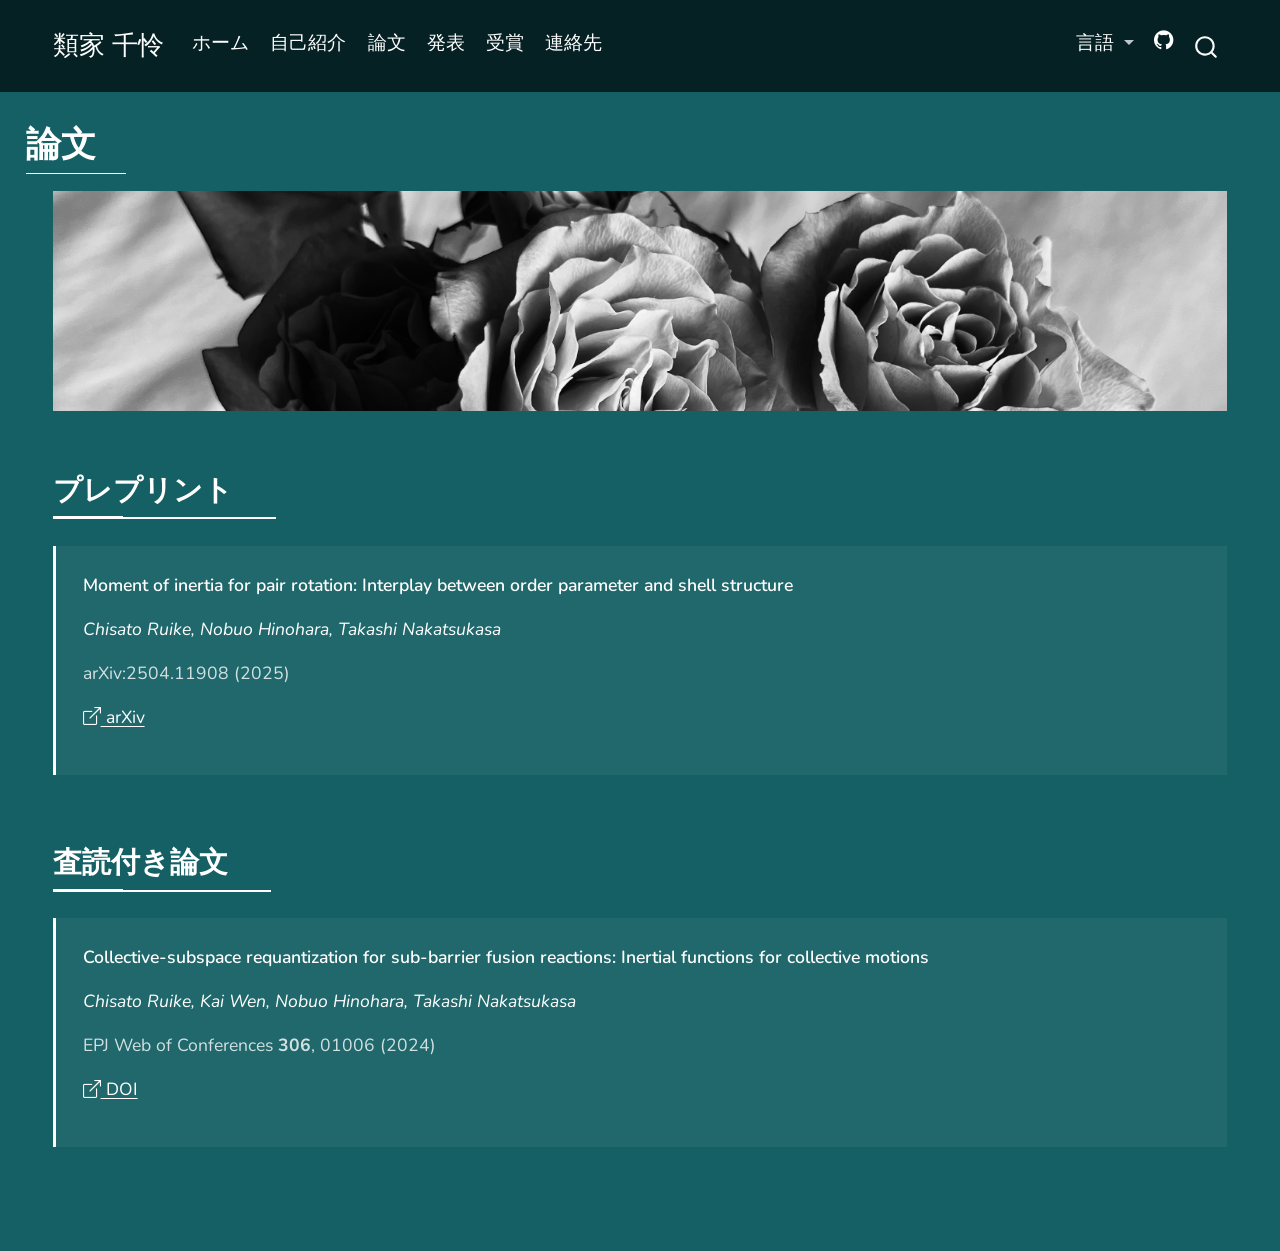
<file: docs/papers.html>
<!DOCTYPE html>
<html xmlns="http://www.w3.org/1999/xhtml" lang="en" xml:lang="en"><head>

<meta charset="utf-8">
<meta name="generator" content="quarto-1.7.31">

<meta name="viewport" content="width=device-width, initial-scale=1.0, user-scalable=yes">


<title>論文 – 類家 千怜</title>
<style>
code{white-space: pre-wrap;}
span.smallcaps{font-variant: small-caps;}
div.columns{display: flex; gap: min(4vw, 1.5em);}
div.column{flex: auto; overflow-x: auto;}
div.hanging-indent{margin-left: 1.5em; text-indent: -1.5em;}
ul.task-list{list-style: none;}
ul.task-list li input[type="checkbox"] {
  width: 0.8em;
  margin: 0 0.8em 0.2em -1em; /* quarto-specific, see https://github.com/quarto-dev/quarto-cli/issues/4556 */ 
  vertical-align: middle;
}
</style>


<script src="site_libs/quarto-nav/quarto-nav.js"></script>
<script src="site_libs/quarto-nav/headroom.min.js"></script>
<script src="site_libs/clipboard/clipboard.min.js"></script>
<script src="site_libs/quarto-search/autocomplete.umd.js"></script>
<script src="site_libs/quarto-search/fuse.min.js"></script>
<script src="site_libs/quarto-search/quarto-search.js"></script>
<meta name="quarto:offset" content="./">
<link href="./images/favicon.svg" rel="icon" type="image/svg+xml">
<script src="site_libs/quarto-html/quarto.js" type="module"></script>
<script src="site_libs/quarto-html/tabsets/tabsets.js" type="module"></script>
<script src="site_libs/quarto-html/popper.min.js"></script>
<script src="site_libs/quarto-html/tippy.umd.min.js"></script>
<script src="site_libs/quarto-html/anchor.min.js"></script>
<link href="site_libs/quarto-html/tippy.css" rel="stylesheet">
<link href="site_libs/quarto-html/quarto-syntax-highlighting-dark-8ef56b68f8fa1e9d2ba328e99e439f80.css" rel="stylesheet" id="quarto-text-highlighting-styles">
<script src="site_libs/bootstrap/bootstrap.min.js"></script>
<link href="site_libs/bootstrap/bootstrap-icons.css" rel="stylesheet">
<link href="site_libs/bootstrap/bootstrap-ca88c0de2de759c00b7eff23eca7222f.min.css" rel="stylesheet" append-hash="true" id="quarto-bootstrap" data-mode="dark">
<script id="quarto-search-options" type="application/json">{
  "location": "navbar",
  "copy-button": false,
  "collapse-after": 3,
  "panel-placement": "end",
  "type": "overlay",
  "limit": 50,
  "keyboard-shortcut": [
    "f",
    "/",
    "s"
  ],
  "show-item-context": false,
  "language": {
    "search-no-results-text": "No results",
    "search-matching-documents-text": "matching documents",
    "search-copy-link-title": "Copy link to search",
    "search-hide-matches-text": "Hide additional matches",
    "search-more-match-text": "more match in this document",
    "search-more-matches-text": "more matches in this document",
    "search-clear-button-title": "Clear",
    "search-text-placeholder": "",
    "search-detached-cancel-button-title": "Cancel",
    "search-submit-button-title": "Submit",
    "search-label": "Search"
  }
}</script>
<link href="https://fonts.googleapis.com/css2?family=Nunito:wght@400;500;600;700&amp;display=swap" rel="stylesheet">
<link rel="stylesheet" href="https://cdn.jsdelivr.net/npm/bootstrap-icons@1.10.3/font/bootstrap-icons.css">


<link rel="stylesheet" href="styles.css">
</head>

<body class="nav-fixed quarto-light">

<div id="quarto-search-results"></div>
  <header id="quarto-header" class="headroom fixed-top">
    <nav class="navbar navbar-expand-lg " data-bs-theme="dark">
      <div class="navbar-container container-fluid">
      <div class="navbar-brand-container mx-auto">
    <a class="navbar-brand" href="./index.html">
    <span class="navbar-title">類家 千怜</span>
    </a>
  </div>
            <div id="quarto-search" class="" title="Search"></div>
          <button class="navbar-toggler" type="button" data-bs-toggle="collapse" data-bs-target="#navbarCollapse" aria-controls="navbarCollapse" role="menu" aria-expanded="false" aria-label="Toggle navigation" onclick="if (window.quartoToggleHeadroom) { window.quartoToggleHeadroom(); }">
  <span class="navbar-toggler-icon"></span>
</button>
          <div class="collapse navbar-collapse" id="navbarCollapse">
            <ul class="navbar-nav navbar-nav-scroll me-auto">
  <li class="nav-item">
    <a class="nav-link" href="./index.html"> 
<span class="menu-text">ホーム</span></a>
  </li>  
  <li class="nav-item">
    <a class="nav-link" href="./profile.html"> 
<span class="menu-text">自己紹介</span></a>
  </li>  
  <li class="nav-item">
    <a class="nav-link active" href="./papers.html" aria-current="page"> 
<span class="menu-text">論文</span></a>
  </li>  
  <li class="nav-item">
    <a class="nav-link" href="./presentations.html"> 
<span class="menu-text">発表</span></a>
  </li>  
  <li class="nav-item">
    <a class="nav-link" href="./awards.html"> 
<span class="menu-text">受賞</span></a>
  </li>  
  <li class="nav-item">
    <a class="nav-link" href="./contact.html"> 
<span class="menu-text">連絡先</span></a>
  </li>  
</ul>
            <ul class="navbar-nav navbar-nav-scroll ms-auto">
  <li class="nav-item dropdown ">
    <a class="nav-link dropdown-toggle" href="#" id="nav-menu-" role="link" data-bs-toggle="dropdown" aria-expanded="false">
 <span class="menu-text">言語</span>
    </a>
    <ul class="dropdown-menu dropdown-menu-end" aria-labelledby="nav-menu-">    
        <li>
    <a class="dropdown-item" href="./index.html">
 <span class="dropdown-text">日本語</span></a>
  </li>  
        <li>
    <a class="dropdown-item" href="./en/index.html">
 <span class="dropdown-text">English</span></a>
  </li>  
    </ul>
  </li>
  <li class="nav-item compact">
    <a class="nav-link" href="https://github.com/ruike316"> <i class="bi bi-github" role="img">
</i> 
<span class="menu-text"></span></a>
  </li>  
</ul>
          </div> <!-- /navcollapse -->
            <div class="quarto-navbar-tools">
</div>
      </div> <!-- /container-fluid -->
    </nav>
</header>
<!-- content -->
<div id="quarto-content" class="quarto-container page-columns page-rows-contents page-layout-full page-navbar">
<!-- sidebar -->
<!-- margin-sidebar -->
    <div id="quarto-margin-sidebar" class="sidebar margin-sidebar zindex-bottom">
        
    </div>
<!-- main -->
<main class="content column-page" id="quarto-document-content">

<header id="title-block-header" class="quarto-title-block default">
<div class="quarto-title">
<h1 class="title">論文</h1>
</div>



<div class="quarto-title-meta column-page">

    
  
    
  </div>
  


</header>


<div class="container-fluid content">
<div class="row">
<div class="col-12">
<p><img src="images/header.jpg" class="header-image" alt="ヘッダー画像"></p>
</div>
</div>
<div class="row">
<div class="col-md-12">
<h2 class="mt-4 anchored">
プレプリント
</h2>
<div class="publication">
<p class="pub-title">
Moment of inertia for pair rotation: Interplay between order parameter and shell structure
</p>
<p class="pub-authors">
Chisato Ruike, Nobuo Hinohara, Takashi Nakatsukasa
</p>
<p class="pub-journal">
arXiv:2504.11908 (2025)
</p>
<p>
<a href="https://arxiv.org/abs/2504.11908" target="_blank"><i class="bi bi-box-arrow-up-right"></i> arXiv</a>
</p>
</div>
<h2 class="anchored">
査読付き論文
</h2>
<div class="publication">
<p class="pub-title">
Collective-subspace requantization for sub-barrier fusion reactions: Inertial functions for collective motions
</p>
<p class="pub-authors">
Chisato Ruike, Kai Wen, Nobuo Hinohara, Takashi Nakatsukasa
</p>
<p class="pub-journal">
EPJ Web of Conferences <strong>306</strong>, 01006 (2024)
</p>
<p>
<a href="https://doi.org/10.1051/epjconf/202430601006" target="_blank"><i class="bi bi-box-arrow-up-right"></i> DOI</a>
</p>
</div>
</div>
</div>
</div>



</main> <!-- /main -->
<script id="quarto-html-after-body" type="application/javascript">
  window.document.addEventListener("DOMContentLoaded", function (event) {
    const icon = "";
    const anchorJS = new window.AnchorJS();
    anchorJS.options = {
      placement: 'right',
      icon: icon
    };
    anchorJS.add('.anchored');
    const isCodeAnnotation = (el) => {
      for (const clz of el.classList) {
        if (clz.startsWith('code-annotation-')) {                     
          return true;
        }
      }
      return false;
    }
    const onCopySuccess = function(e) {
      // button target
      const button = e.trigger;
      // don't keep focus
      button.blur();
      // flash "checked"
      button.classList.add('code-copy-button-checked');
      var currentTitle = button.getAttribute("title");
      button.setAttribute("title", "Copied!");
      let tooltip;
      if (window.bootstrap) {
        button.setAttribute("data-bs-toggle", "tooltip");
        button.setAttribute("data-bs-placement", "left");
        button.setAttribute("data-bs-title", "Copied!");
        tooltip = new bootstrap.Tooltip(button, 
          { trigger: "manual", 
            customClass: "code-copy-button-tooltip",
            offset: [0, -8]});
        tooltip.show();    
      }
      setTimeout(function() {
        if (tooltip) {
          tooltip.hide();
          button.removeAttribute("data-bs-title");
          button.removeAttribute("data-bs-toggle");
          button.removeAttribute("data-bs-placement");
        }
        button.setAttribute("title", currentTitle);
        button.classList.remove('code-copy-button-checked');
      }, 1000);
      // clear code selection
      e.clearSelection();
    }
    const getTextToCopy = function(trigger) {
        const codeEl = trigger.previousElementSibling.cloneNode(true);
        for (const childEl of codeEl.children) {
          if (isCodeAnnotation(childEl)) {
            childEl.remove();
          }
        }
        return codeEl.innerText;
    }
    const clipboard = new window.ClipboardJS('.code-copy-button:not([data-in-quarto-modal])', {
      text: getTextToCopy
    });
    clipboard.on('success', onCopySuccess);
    if (window.document.getElementById('quarto-embedded-source-code-modal')) {
      const clipboardModal = new window.ClipboardJS('.code-copy-button[data-in-quarto-modal]', {
        text: getTextToCopy,
        container: window.document.getElementById('quarto-embedded-source-code-modal')
      });
      clipboardModal.on('success', onCopySuccess);
    }
      var localhostRegex = new RegExp(/^(?:http|https):\/\/localhost\:?[0-9]*\//);
      var mailtoRegex = new RegExp(/^mailto:/);
        var filterRegex = new RegExp("https:\/\/ruike316\.github\.io\/portfolio\/");
      var isInternal = (href) => {
          return filterRegex.test(href) || localhostRegex.test(href) || mailtoRegex.test(href);
      }
      // Inspect non-navigation links and adorn them if external
     var links = window.document.querySelectorAll('a[href]:not(.nav-link):not(.navbar-brand):not(.toc-action):not(.sidebar-link):not(.sidebar-item-toggle):not(.pagination-link):not(.no-external):not([aria-hidden]):not(.dropdown-item):not(.quarto-navigation-tool):not(.about-link)');
      for (var i=0; i<links.length; i++) {
        const link = links[i];
        if (!isInternal(link.href)) {
          // undo the damage that might have been done by quarto-nav.js in the case of
          // links that we want to consider external
          if (link.dataset.originalHref !== undefined) {
            link.href = link.dataset.originalHref;
          }
        }
      }
    function tippyHover(el, contentFn, onTriggerFn, onUntriggerFn) {
      const config = {
        allowHTML: true,
        maxWidth: 500,
        delay: 100,
        arrow: false,
        appendTo: function(el) {
            return el.parentElement;
        },
        interactive: true,
        interactiveBorder: 10,
        theme: 'quarto',
        placement: 'bottom-start',
      };
      if (contentFn) {
        config.content = contentFn;
      }
      if (onTriggerFn) {
        config.onTrigger = onTriggerFn;
      }
      if (onUntriggerFn) {
        config.onUntrigger = onUntriggerFn;
      }
      window.tippy(el, config); 
    }
    const noterefs = window.document.querySelectorAll('a[role="doc-noteref"]');
    for (var i=0; i<noterefs.length; i++) {
      const ref = noterefs[i];
      tippyHover(ref, function() {
        // use id or data attribute instead here
        let href = ref.getAttribute('data-footnote-href') || ref.getAttribute('href');
        try { href = new URL(href).hash; } catch {}
        const id = href.replace(/^#\/?/, "");
        const note = window.document.getElementById(id);
        if (note) {
          return note.innerHTML;
        } else {
          return "";
        }
      });
    }
    const xrefs = window.document.querySelectorAll('a.quarto-xref');
    const processXRef = (id, note) => {
      // Strip column container classes
      const stripColumnClz = (el) => {
        el.classList.remove("page-full", "page-columns");
        if (el.children) {
          for (const child of el.children) {
            stripColumnClz(child);
          }
        }
      }
      stripColumnClz(note)
      if (id === null || id.startsWith('sec-')) {
        // Special case sections, only their first couple elements
        const container = document.createElement("div");
        if (note.children && note.children.length > 2) {
          container.appendChild(note.children[0].cloneNode(true));
          for (let i = 1; i < note.children.length; i++) {
            const child = note.children[i];
            if (child.tagName === "P" && child.innerText === "") {
              continue;
            } else {
              container.appendChild(child.cloneNode(true));
              break;
            }
          }
          if (window.Quarto?.typesetMath) {
            window.Quarto.typesetMath(container);
          }
          return container.innerHTML
        } else {
          if (window.Quarto?.typesetMath) {
            window.Quarto.typesetMath(note);
          }
          return note.innerHTML;
        }
      } else {
        // Remove any anchor links if they are present
        const anchorLink = note.querySelector('a.anchorjs-link');
        if (anchorLink) {
          anchorLink.remove();
        }
        if (window.Quarto?.typesetMath) {
          window.Quarto.typesetMath(note);
        }
        if (note.classList.contains("callout")) {
          return note.outerHTML;
        } else {
          return note.innerHTML;
        }
      }
    }
    for (var i=0; i<xrefs.length; i++) {
      const xref = xrefs[i];
      tippyHover(xref, undefined, function(instance) {
        instance.disable();
        let url = xref.getAttribute('href');
        let hash = undefined; 
        if (url.startsWith('#')) {
          hash = url;
        } else {
          try { hash = new URL(url).hash; } catch {}
        }
        if (hash) {
          const id = hash.replace(/^#\/?/, "");
          const note = window.document.getElementById(id);
          if (note !== null) {
            try {
              const html = processXRef(id, note.cloneNode(true));
              instance.setContent(html);
            } finally {
              instance.enable();
              instance.show();
            }
          } else {
            // See if we can fetch this
            fetch(url.split('#')[0])
            .then(res => res.text())
            .then(html => {
              const parser = new DOMParser();
              const htmlDoc = parser.parseFromString(html, "text/html");
              const note = htmlDoc.getElementById(id);
              if (note !== null) {
                const html = processXRef(id, note);
                instance.setContent(html);
              } 
            }).finally(() => {
              instance.enable();
              instance.show();
            });
          }
        } else {
          // See if we can fetch a full url (with no hash to target)
          // This is a special case and we should probably do some content thinning / targeting
          fetch(url)
          .then(res => res.text())
          .then(html => {
            const parser = new DOMParser();
            const htmlDoc = parser.parseFromString(html, "text/html");
            const note = htmlDoc.querySelector('main.content');
            if (note !== null) {
              // This should only happen for chapter cross references
              // (since there is no id in the URL)
              // remove the first header
              if (note.children.length > 0 && note.children[0].tagName === "HEADER") {
                note.children[0].remove();
              }
              const html = processXRef(null, note);
              instance.setContent(html);
            } 
          }).finally(() => {
            instance.enable();
            instance.show();
          });
        }
      }, function(instance) {
      });
    }
        let selectedAnnoteEl;
        const selectorForAnnotation = ( cell, annotation) => {
          let cellAttr = 'data-code-cell="' + cell + '"';
          let lineAttr = 'data-code-annotation="' +  annotation + '"';
          const selector = 'span[' + cellAttr + '][' + lineAttr + ']';
          return selector;
        }
        const selectCodeLines = (annoteEl) => {
          const doc = window.document;
          const targetCell = annoteEl.getAttribute("data-target-cell");
          const targetAnnotation = annoteEl.getAttribute("data-target-annotation");
          const annoteSpan = window.document.querySelector(selectorForAnnotation(targetCell, targetAnnotation));
          const lines = annoteSpan.getAttribute("data-code-lines").split(",");
          const lineIds = lines.map((line) => {
            return targetCell + "-" + line;
          })
          let top = null;
          let height = null;
          let parent = null;
          if (lineIds.length > 0) {
              //compute the position of the single el (top and bottom and make a div)
              const el = window.document.getElementById(lineIds[0]);
              top = el.offsetTop;
              height = el.offsetHeight;
              parent = el.parentElement.parentElement;
            if (lineIds.length > 1) {
              const lastEl = window.document.getElementById(lineIds[lineIds.length - 1]);
              const bottom = lastEl.offsetTop + lastEl.offsetHeight;
              height = bottom - top;
            }
            if (top !== null && height !== null && parent !== null) {
              // cook up a div (if necessary) and position it 
              let div = window.document.getElementById("code-annotation-line-highlight");
              if (div === null) {
                div = window.document.createElement("div");
                div.setAttribute("id", "code-annotation-line-highlight");
                div.style.position = 'absolute';
                parent.appendChild(div);
              }
              div.style.top = top - 2 + "px";
              div.style.height = height + 4 + "px";
              div.style.left = 0;
              let gutterDiv = window.document.getElementById("code-annotation-line-highlight-gutter");
              if (gutterDiv === null) {
                gutterDiv = window.document.createElement("div");
                gutterDiv.setAttribute("id", "code-annotation-line-highlight-gutter");
                gutterDiv.style.position = 'absolute';
                const codeCell = window.document.getElementById(targetCell);
                const gutter = codeCell.querySelector('.code-annotation-gutter');
                gutter.appendChild(gutterDiv);
              }
              gutterDiv.style.top = top - 2 + "px";
              gutterDiv.style.height = height + 4 + "px";
            }
            selectedAnnoteEl = annoteEl;
          }
        };
        const unselectCodeLines = () => {
          const elementsIds = ["code-annotation-line-highlight", "code-annotation-line-highlight-gutter"];
          elementsIds.forEach((elId) => {
            const div = window.document.getElementById(elId);
            if (div) {
              div.remove();
            }
          });
          selectedAnnoteEl = undefined;
        };
          // Handle positioning of the toggle
      window.addEventListener(
        "resize",
        throttle(() => {
          elRect = undefined;
          if (selectedAnnoteEl) {
            selectCodeLines(selectedAnnoteEl);
          }
        }, 10)
      );
      function throttle(fn, ms) {
      let throttle = false;
      let timer;
        return (...args) => {
          if(!throttle) { // first call gets through
              fn.apply(this, args);
              throttle = true;
          } else { // all the others get throttled
              if(timer) clearTimeout(timer); // cancel #2
              timer = setTimeout(() => {
                fn.apply(this, args);
                timer = throttle = false;
              }, ms);
          }
        };
      }
        // Attach click handler to the DT
        const annoteDls = window.document.querySelectorAll('dt[data-target-cell]');
        for (const annoteDlNode of annoteDls) {
          annoteDlNode.addEventListener('click', (event) => {
            const clickedEl = event.target;
            if (clickedEl !== selectedAnnoteEl) {
              unselectCodeLines();
              const activeEl = window.document.querySelector('dt[data-target-cell].code-annotation-active');
              if (activeEl) {
                activeEl.classList.remove('code-annotation-active');
              }
              selectCodeLines(clickedEl);
              clickedEl.classList.add('code-annotation-active');
            } else {
              // Unselect the line
              unselectCodeLines();
              clickedEl.classList.remove('code-annotation-active');
            }
          });
        }
    const findCites = (el) => {
      const parentEl = el.parentElement;
      if (parentEl) {
        const cites = parentEl.dataset.cites;
        if (cites) {
          return {
            el,
            cites: cites.split(' ')
          };
        } else {
          return findCites(el.parentElement)
        }
      } else {
        return undefined;
      }
    };
    var bibliorefs = window.document.querySelectorAll('a[role="doc-biblioref"]');
    for (var i=0; i<bibliorefs.length; i++) {
      const ref = bibliorefs[i];
      const citeInfo = findCites(ref);
      if (citeInfo) {
        tippyHover(citeInfo.el, function() {
          var popup = window.document.createElement('div');
          citeInfo.cites.forEach(function(cite) {
            var citeDiv = window.document.createElement('div');
            citeDiv.classList.add('hanging-indent');
            citeDiv.classList.add('csl-entry');
            var biblioDiv = window.document.getElementById('ref-' + cite);
            if (biblioDiv) {
              citeDiv.innerHTML = biblioDiv.innerHTML;
            }
            popup.appendChild(citeDiv);
          });
          return popup.innerHTML;
        });
      }
    }
  });
  </script>
</div> <!-- /content -->




</body></html>
</file>
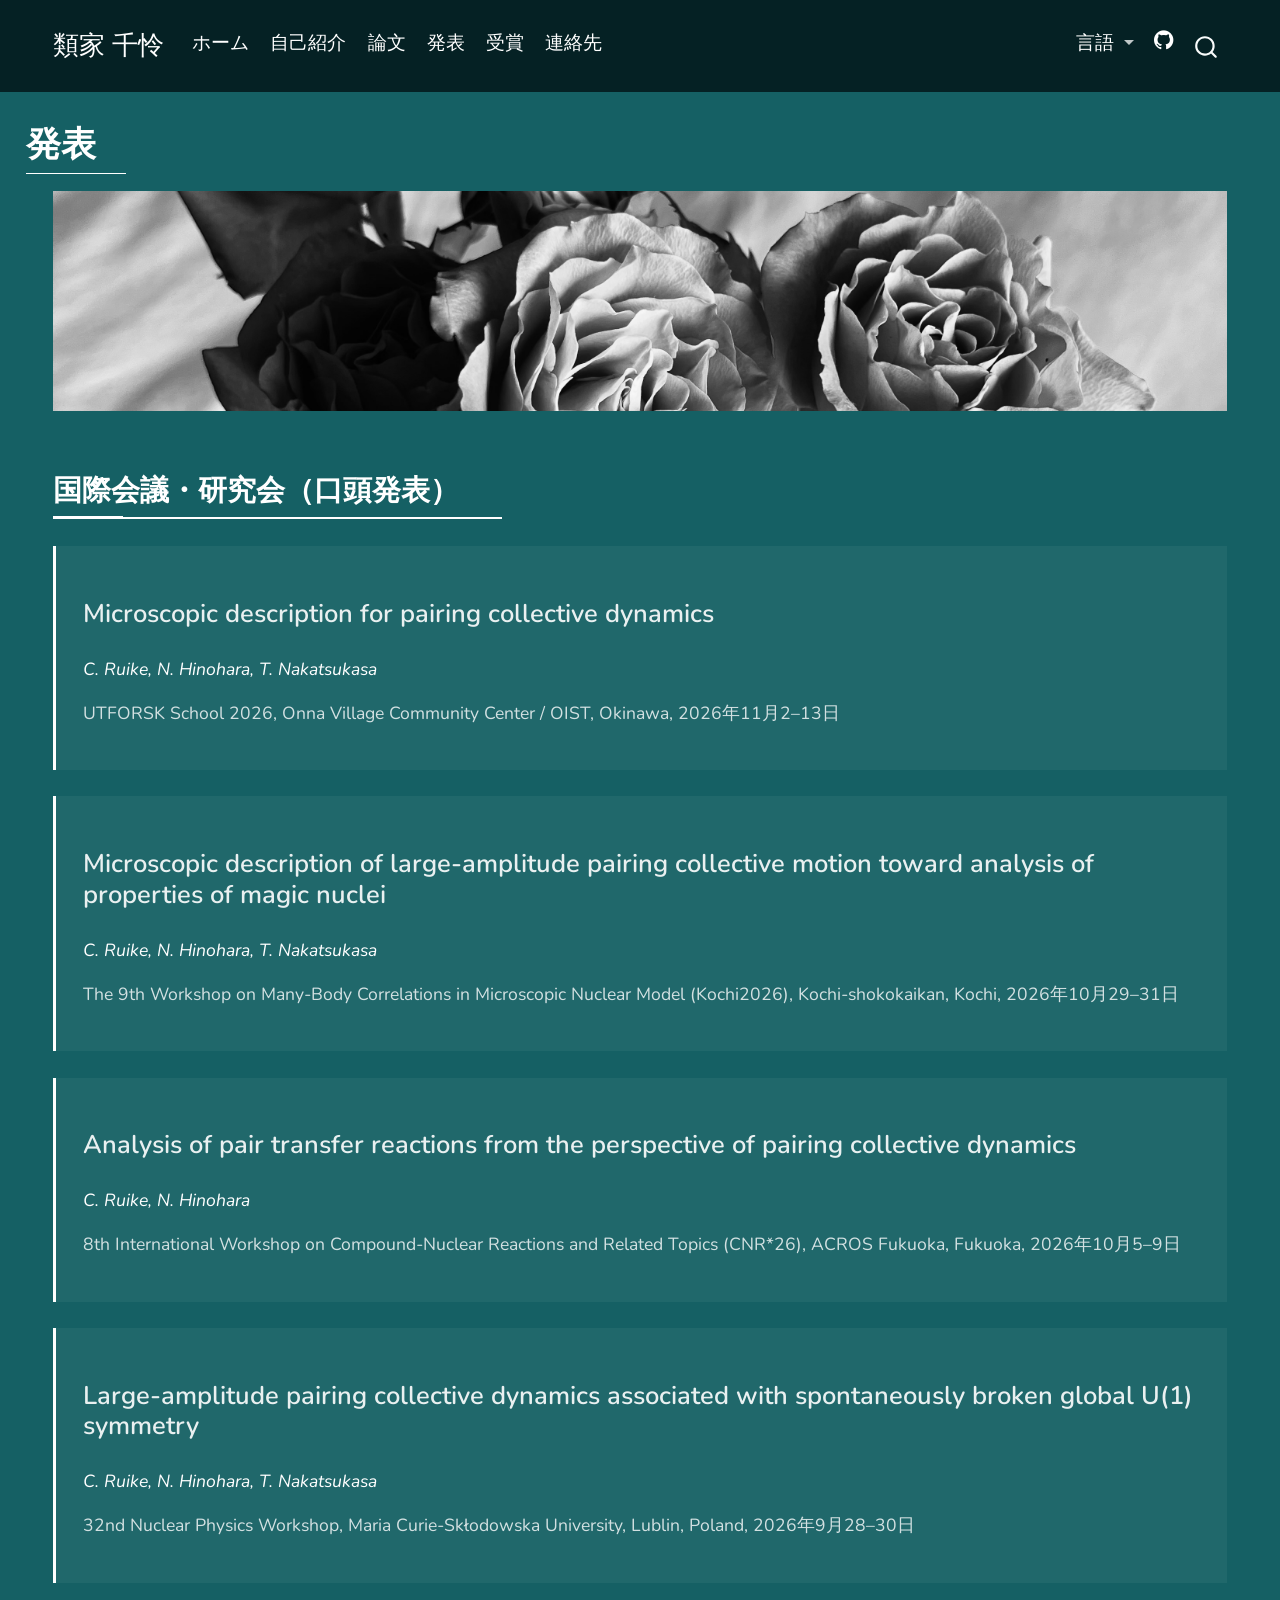
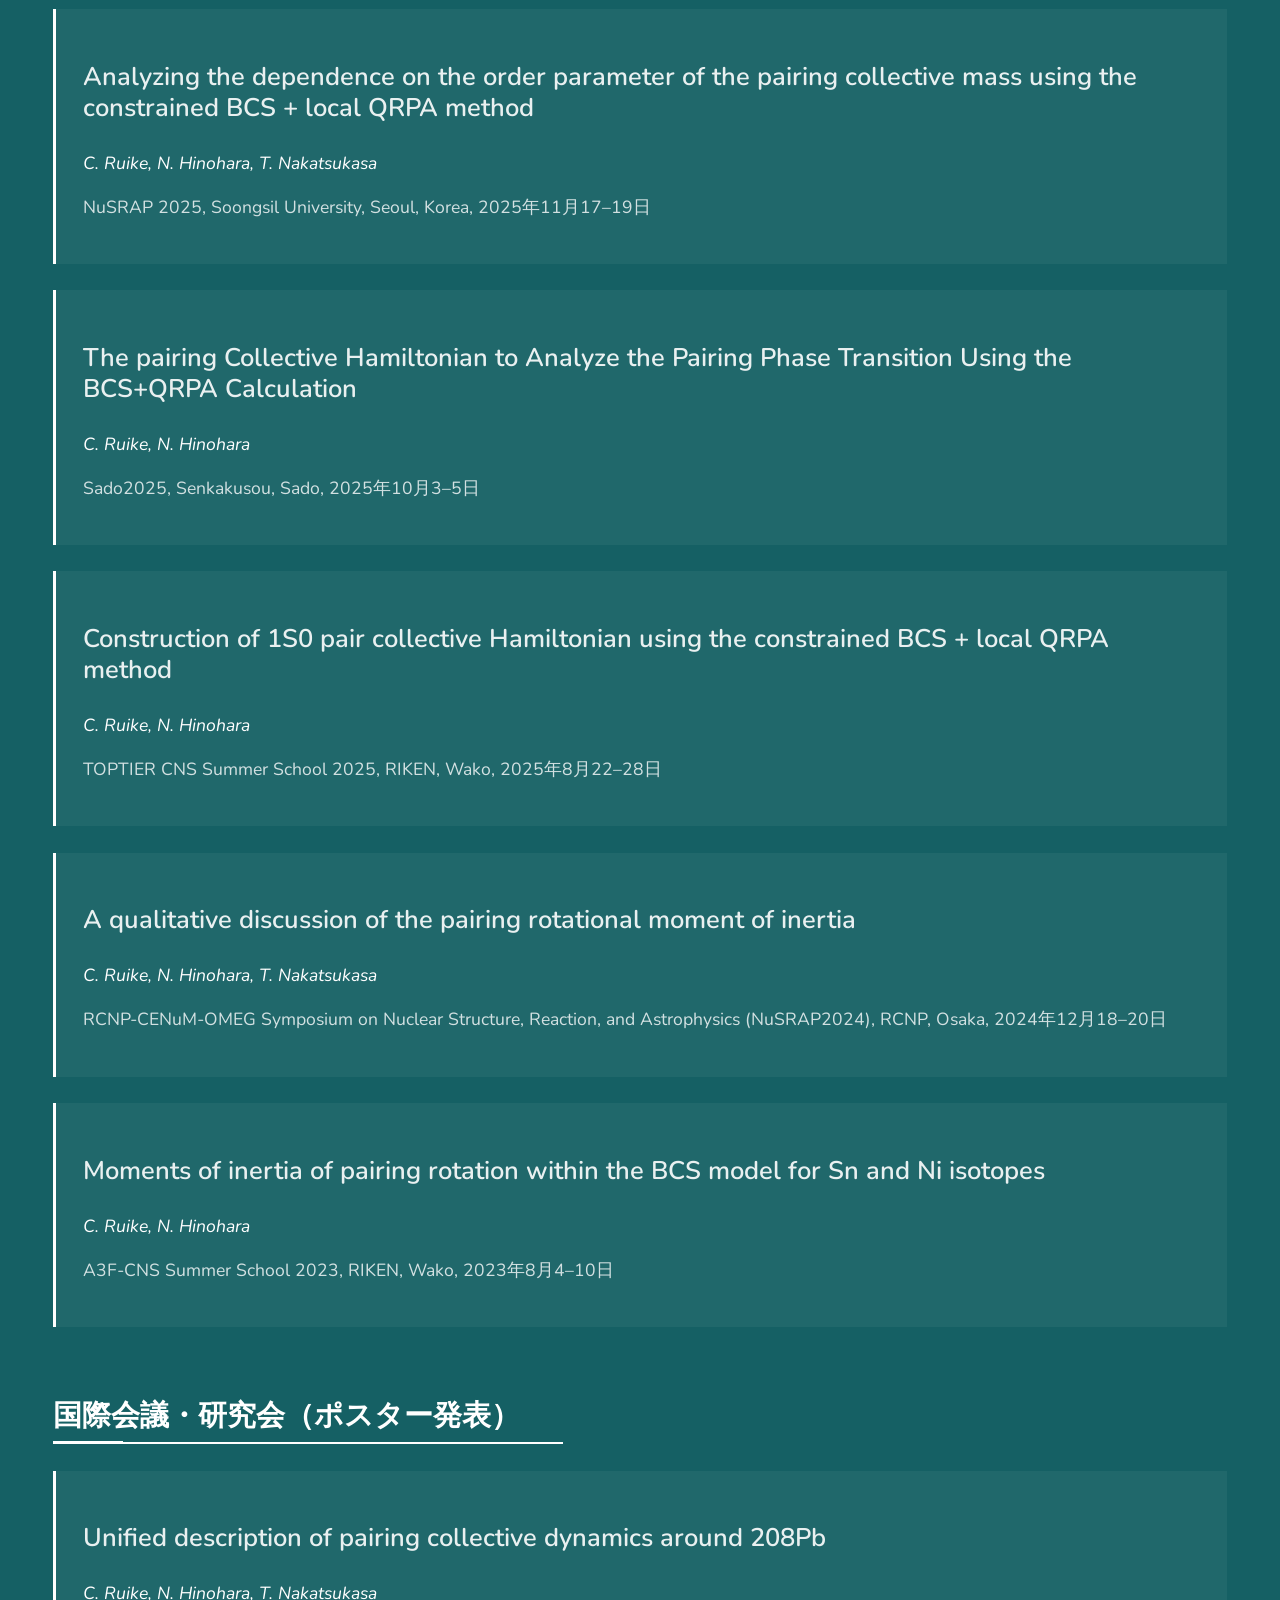
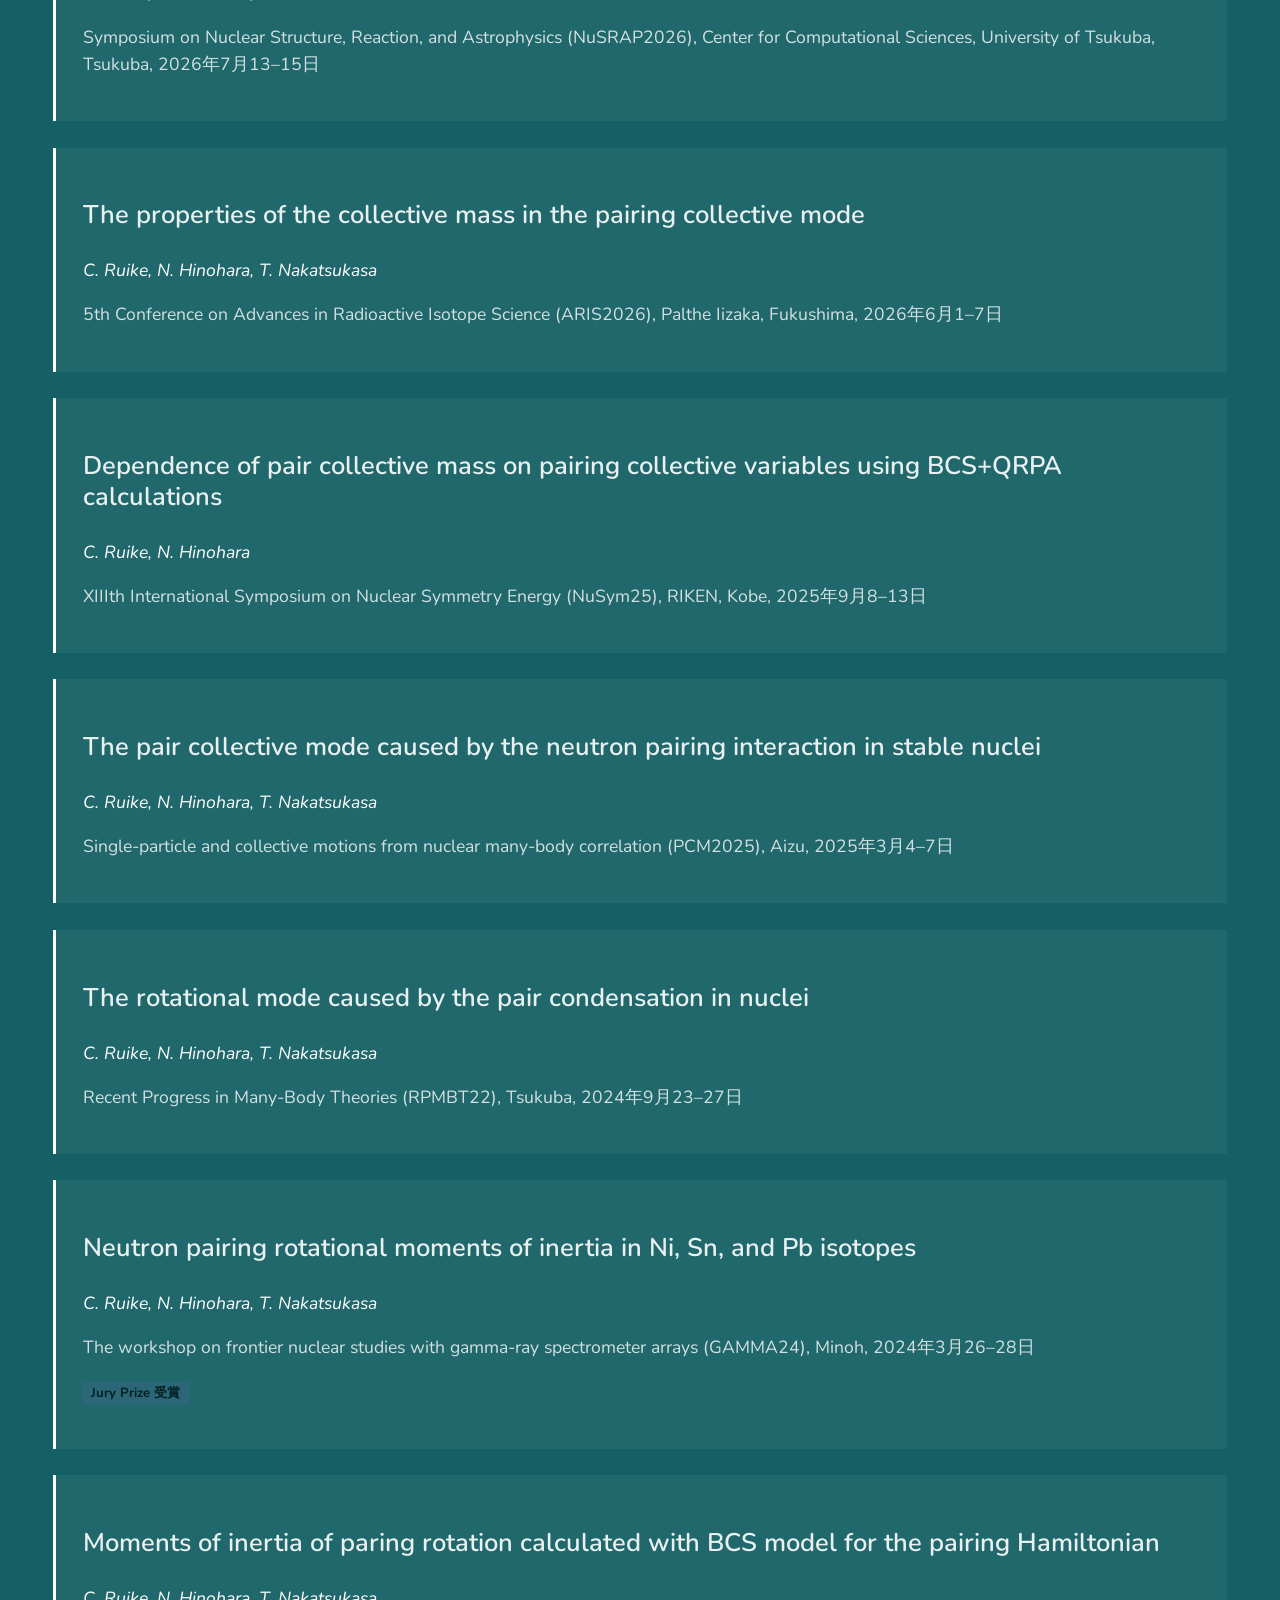
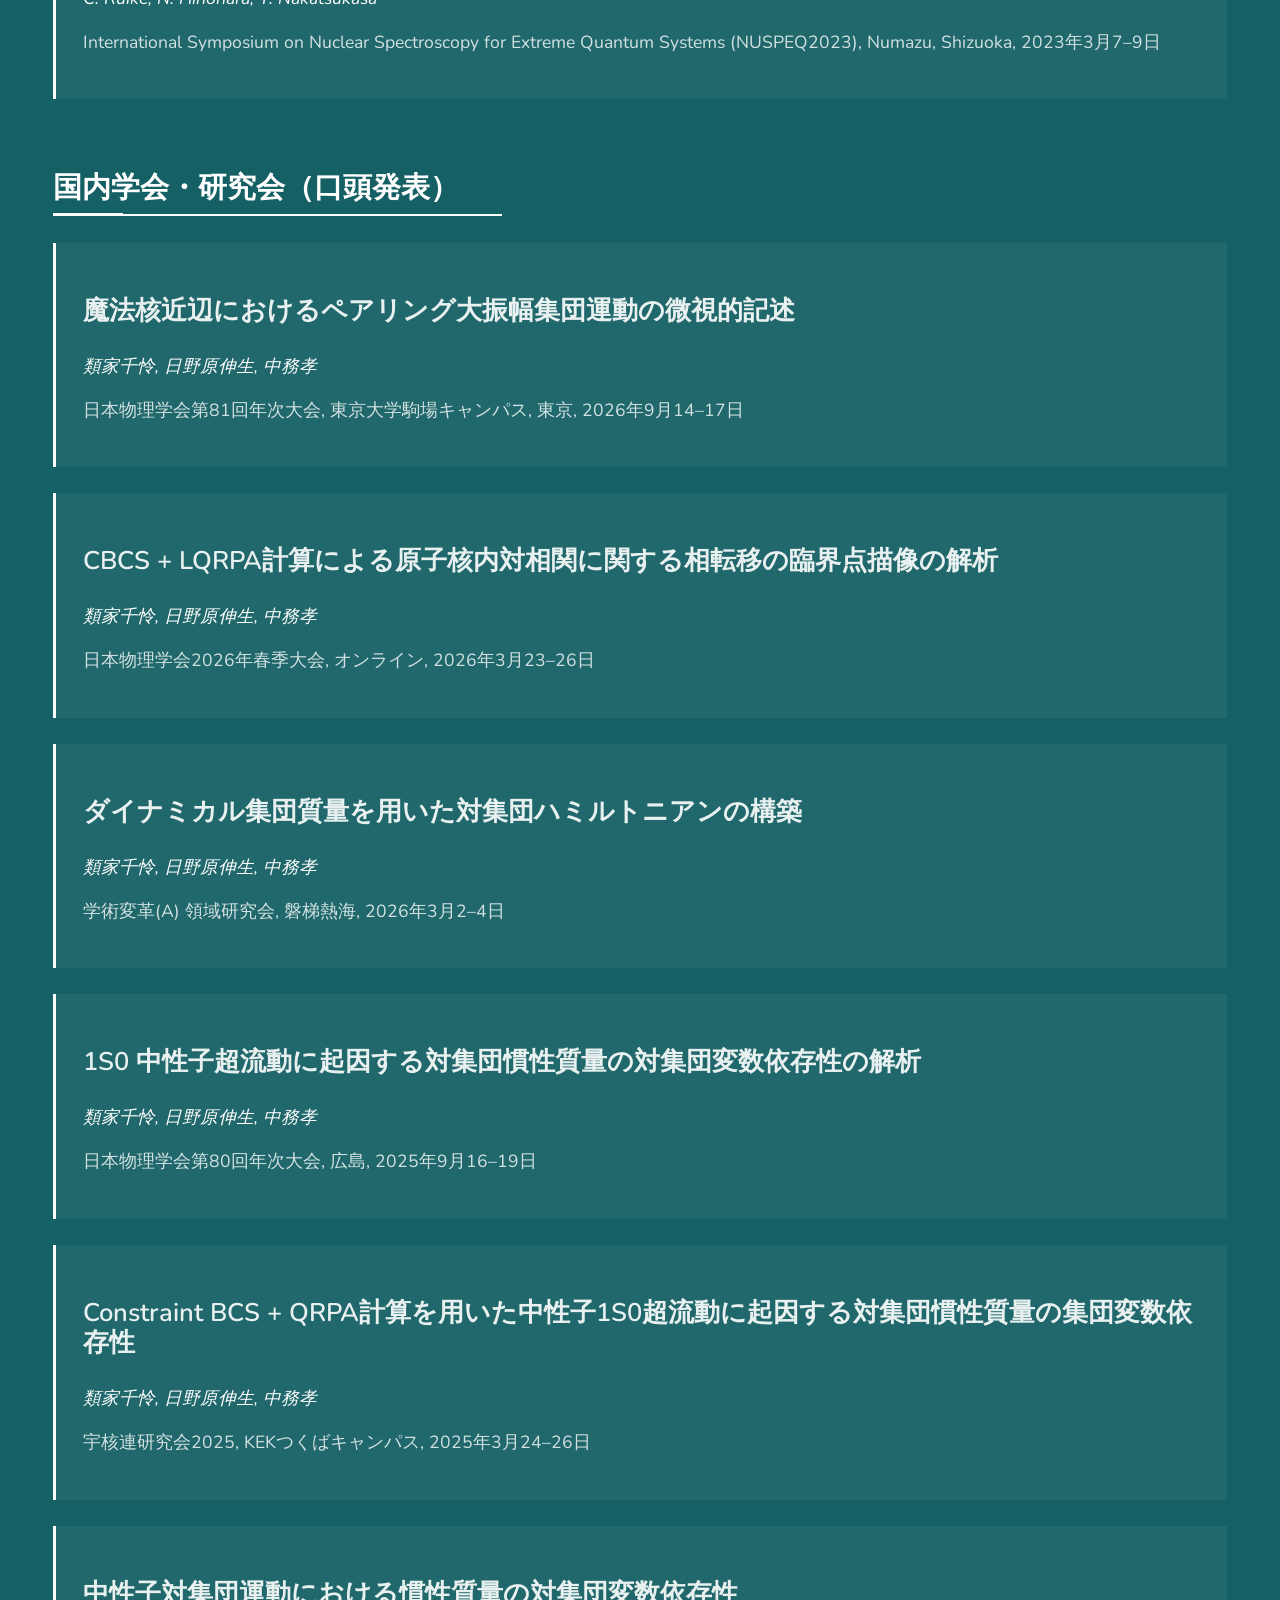
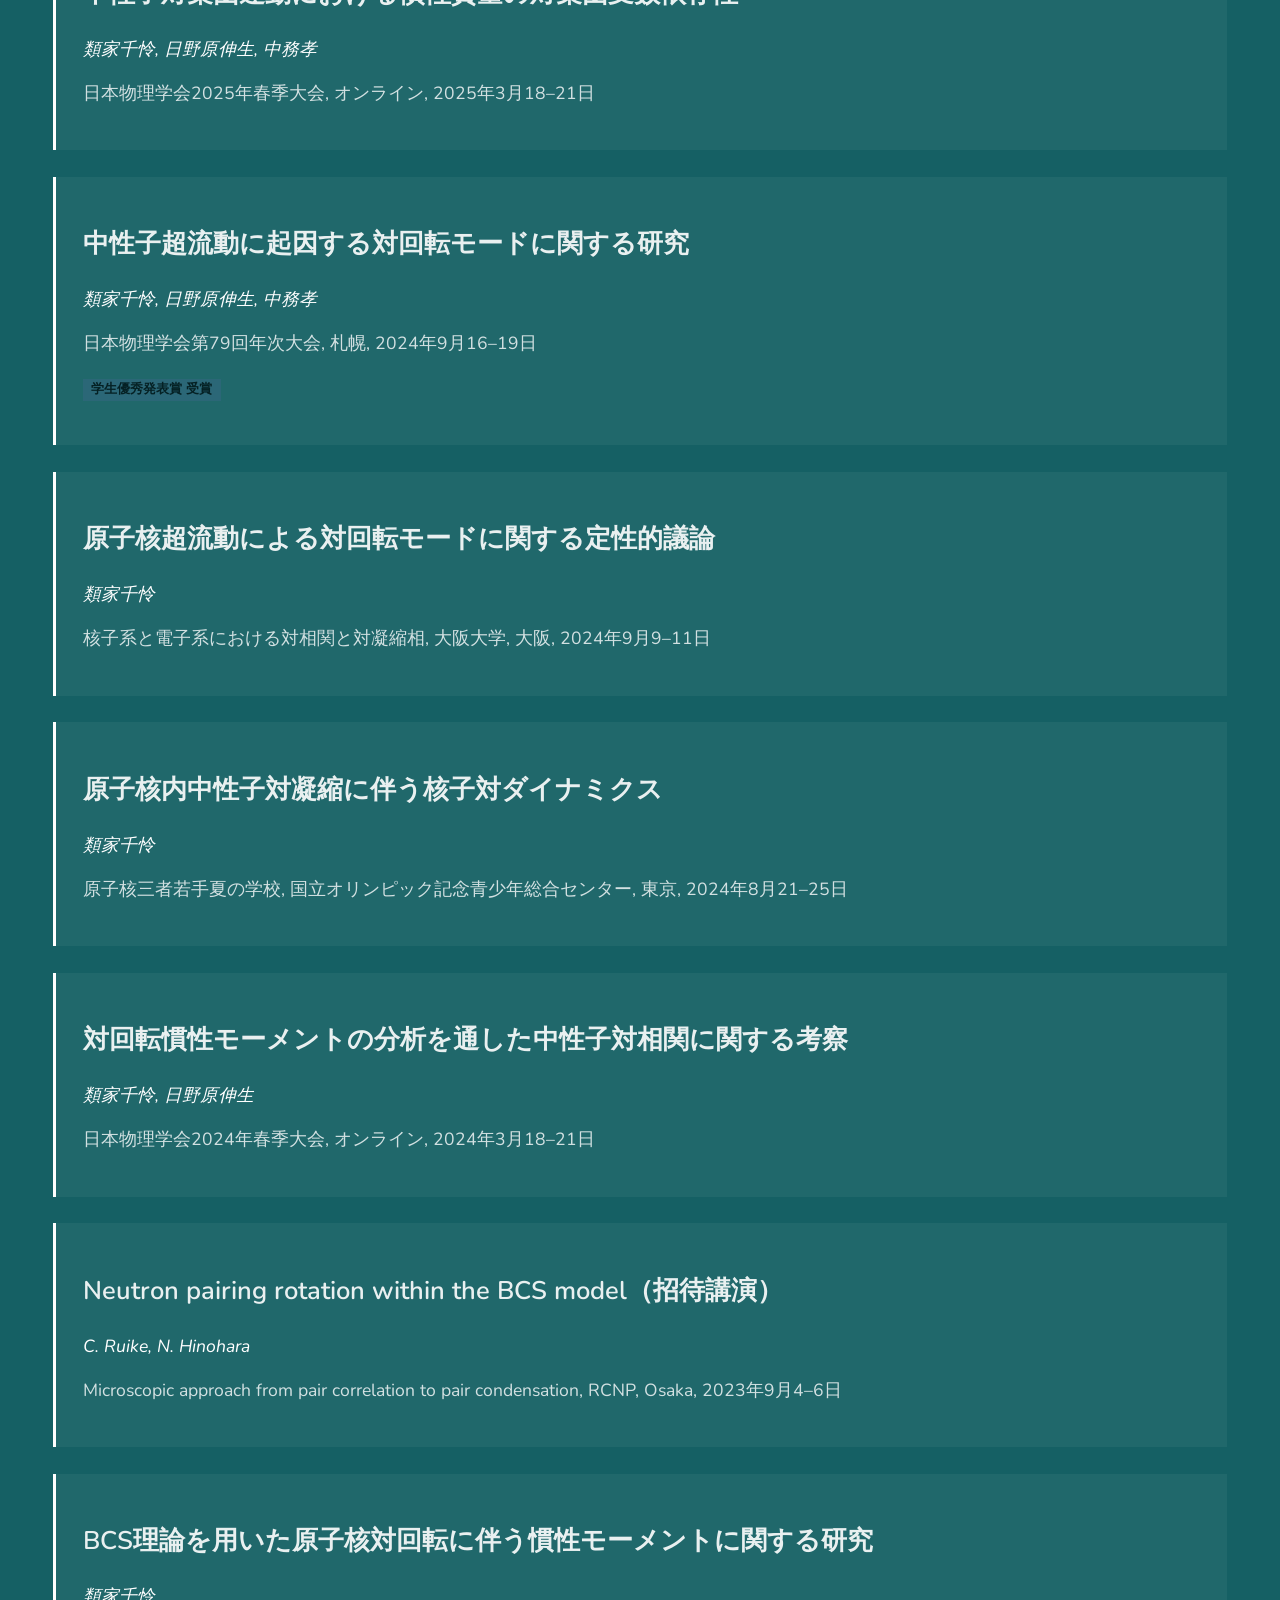
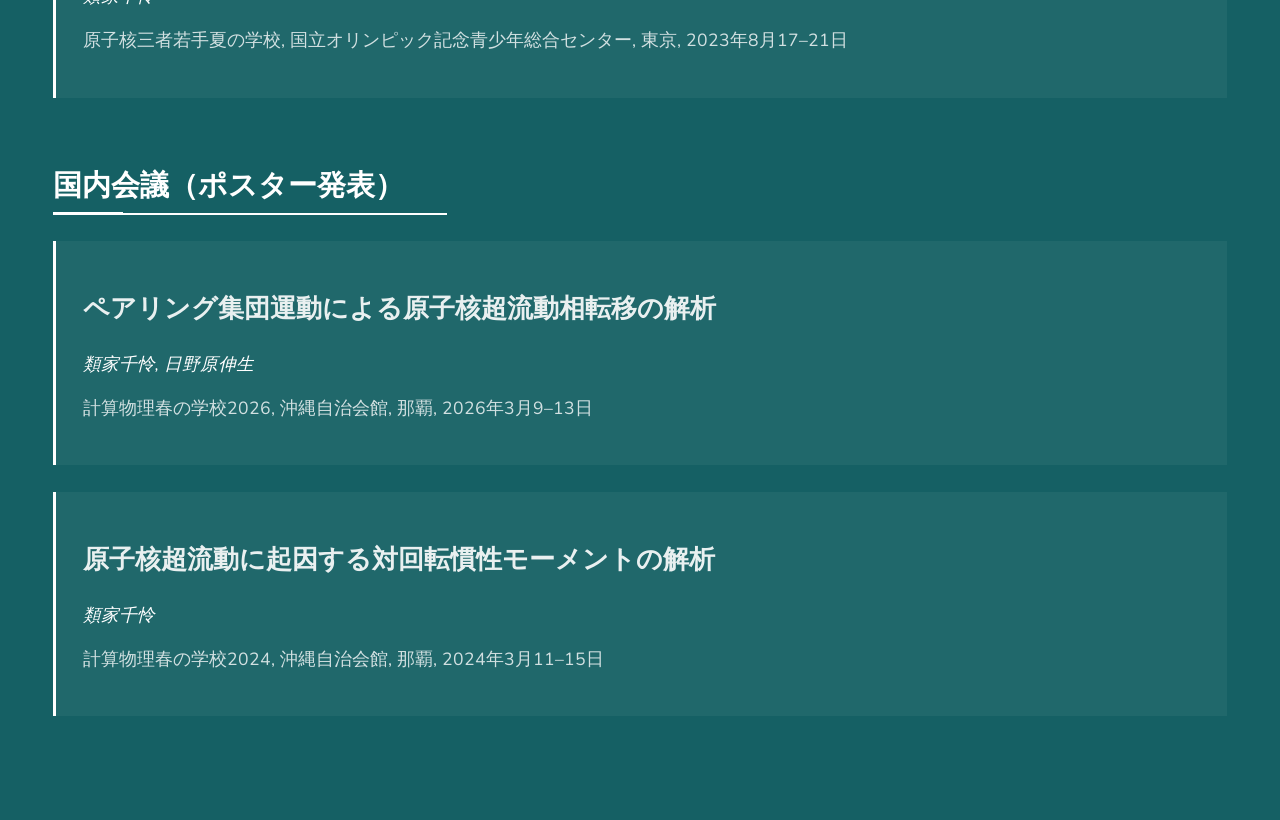
<file: docs/presentations.html>
<!DOCTYPE html>
<html xmlns="http://www.w3.org/1999/xhtml" lang="en" xml:lang="en"><head>

<meta charset="utf-8">
<meta name="generator" content="quarto-1.7.31">

<meta name="viewport" content="width=device-width, initial-scale=1.0, user-scalable=yes">


<title>発表 – 類家 千怜</title>
<style>
code{white-space: pre-wrap;}
span.smallcaps{font-variant: small-caps;}
div.columns{display: flex; gap: min(4vw, 1.5em);}
div.column{flex: auto; overflow-x: auto;}
div.hanging-indent{margin-left: 1.5em; text-indent: -1.5em;}
ul.task-list{list-style: none;}
ul.task-list li input[type="checkbox"] {
  width: 0.8em;
  margin: 0 0.8em 0.2em -1em; /* quarto-specific, see https://github.com/quarto-dev/quarto-cli/issues/4556 */ 
  vertical-align: middle;
}
</style>


<script src="site_libs/quarto-nav/quarto-nav.js"></script>
<script src="site_libs/quarto-nav/headroom.min.js"></script>
<script src="site_libs/clipboard/clipboard.min.js"></script>
<script src="site_libs/quarto-search/autocomplete.umd.js"></script>
<script src="site_libs/quarto-search/fuse.min.js"></script>
<script src="site_libs/quarto-search/quarto-search.js"></script>
<meta name="quarto:offset" content="./">
<link href="./images/favicon.svg" rel="icon" type="image/svg+xml">
<script src="site_libs/quarto-html/quarto.js" type="module"></script>
<script src="site_libs/quarto-html/tabsets/tabsets.js" type="module"></script>
<script src="site_libs/quarto-html/popper.min.js"></script>
<script src="site_libs/quarto-html/tippy.umd.min.js"></script>
<script src="site_libs/quarto-html/anchor.min.js"></script>
<link href="site_libs/quarto-html/tippy.css" rel="stylesheet">
<link href="site_libs/quarto-html/quarto-syntax-highlighting-dark-8ef56b68f8fa1e9d2ba328e99e439f80.css" rel="stylesheet" id="quarto-text-highlighting-styles">
<script src="site_libs/bootstrap/bootstrap.min.js"></script>
<link href="site_libs/bootstrap/bootstrap-icons.css" rel="stylesheet">
<link href="site_libs/bootstrap/bootstrap-ca88c0de2de759c00b7eff23eca7222f.min.css" rel="stylesheet" append-hash="true" id="quarto-bootstrap" data-mode="dark">
<script id="quarto-search-options" type="application/json">{
  "location": "navbar",
  "copy-button": false,
  "collapse-after": 3,
  "panel-placement": "end",
  "type": "overlay",
  "limit": 50,
  "keyboard-shortcut": [
    "f",
    "/",
    "s"
  ],
  "show-item-context": false,
  "language": {
    "search-no-results-text": "No results",
    "search-matching-documents-text": "matching documents",
    "search-copy-link-title": "Copy link to search",
    "search-hide-matches-text": "Hide additional matches",
    "search-more-match-text": "more match in this document",
    "search-more-matches-text": "more matches in this document",
    "search-clear-button-title": "Clear",
    "search-text-placeholder": "",
    "search-detached-cancel-button-title": "Cancel",
    "search-submit-button-title": "Submit",
    "search-label": "Search"
  }
}</script>
<link href="https://fonts.googleapis.com/css2?family=Nunito:wght@400;500;600;700&amp;display=swap" rel="stylesheet">
<link rel="stylesheet" href="https://cdn.jsdelivr.net/npm/bootstrap-icons@1.10.3/font/bootstrap-icons.css">


<link rel="stylesheet" href="styles.css">
</head>

<body class="nav-fixed quarto-light">

<div id="quarto-search-results"></div>
  <header id="quarto-header" class="headroom fixed-top">
    <nav class="navbar navbar-expand-lg " data-bs-theme="dark">
      <div class="navbar-container container-fluid">
      <div class="navbar-brand-container mx-auto">
    <a class="navbar-brand" href="./index.html">
    <span class="navbar-title">類家 千怜</span>
    </a>
  </div>
            <div id="quarto-search" class="" title="Search"></div>
          <button class="navbar-toggler" type="button" data-bs-toggle="collapse" data-bs-target="#navbarCollapse" aria-controls="navbarCollapse" role="menu" aria-expanded="false" aria-label="Toggle navigation" onclick="if (window.quartoToggleHeadroom) { window.quartoToggleHeadroom(); }">
  <span class="navbar-toggler-icon"></span>
</button>
          <div class="collapse navbar-collapse" id="navbarCollapse">
            <ul class="navbar-nav navbar-nav-scroll me-auto">
  <li class="nav-item">
    <a class="nav-link" href="./index.html"> 
<span class="menu-text">ホーム</span></a>
  </li>  
  <li class="nav-item">
    <a class="nav-link" href="./profile.html"> 
<span class="menu-text">自己紹介</span></a>
  </li>  
  <li class="nav-item">
    <a class="nav-link" href="./papers.html"> 
<span class="menu-text">論文</span></a>
  </li>  
  <li class="nav-item">
    <a class="nav-link active" href="./presentations.html" aria-current="page"> 
<span class="menu-text">発表</span></a>
  </li>  
  <li class="nav-item">
    <a class="nav-link" href="./awards.html"> 
<span class="menu-text">受賞</span></a>
  </li>  
  <li class="nav-item">
    <a class="nav-link" href="./contact.html"> 
<span class="menu-text">連絡先</span></a>
  </li>  
</ul>
            <ul class="navbar-nav navbar-nav-scroll ms-auto">
  <li class="nav-item dropdown ">
    <a class="nav-link dropdown-toggle" href="#" id="nav-menu-" role="link" data-bs-toggle="dropdown" aria-expanded="false">
 <span class="menu-text">言語</span>
    </a>
    <ul class="dropdown-menu dropdown-menu-end" aria-labelledby="nav-menu-">    
        <li>
    <a class="dropdown-item" href="./index.html">
 <span class="dropdown-text">日本語</span></a>
  </li>  
        <li>
    <a class="dropdown-item" href="./en/index.html">
 <span class="dropdown-text">English</span></a>
  </li>  
    </ul>
  </li>
  <li class="nav-item compact">
    <a class="nav-link" href="https://github.com/ruike316"> <i class="bi bi-github" role="img">
</i> 
<span class="menu-text"></span></a>
  </li>  
</ul>
          </div> <!-- /navcollapse -->
            <div class="quarto-navbar-tools">
</div>
      </div> <!-- /container-fluid -->
    </nav>
</header>
<!-- content -->
<div id="quarto-content" class="quarto-container page-columns page-rows-contents page-layout-full page-navbar">
<!-- sidebar -->
<!-- margin-sidebar -->
    <div id="quarto-margin-sidebar" class="sidebar margin-sidebar zindex-bottom">
        
    </div>
<!-- main -->
<main class="content column-page" id="quarto-document-content">

<header id="title-block-header" class="quarto-title-block default">
<div class="quarto-title">
<h1 class="title">発表</h1>
</div>



<div class="quarto-title-meta column-page">

    
  
    
  </div>
  


</header>


<div class="container-fluid content">
<div class="row">
<div class="col-12">
<p><img src="images/header.jpg" class="header-image" alt="ヘッダー画像"></p>
</div>
</div>
<div class="row">
<div class="col-md-12">
<h2 class="mt-4 anchored">
国際会議・研究会（口頭発表）
</h2>
<div class="publication">
<h3 class="anchored">
Microscopic description for pairing collective dynamics
</h3>
<p class="pub-authors">
C. Ruike, N. Hinohara, T. Nakatsukasa
</p>
<p class="pub-journal">
UTFORSK School 2026, Onna Village Community Center / OIST, Okinawa, 2026年11月2–13日
</p>
</div>
<div class="publication">
<h3 class="anchored">
Microscopic description of large-amplitude pairing collective motion toward analysis of properties of magic nuclei
</h3>
<p class="pub-authors">
C. Ruike, N. Hinohara, T. Nakatsukasa
</p>
<p class="pub-journal">
The 9th Workshop on Many-Body Correlations in Microscopic Nuclear Model (Kochi2026), Kochi-shokokaikan, Kochi, 2026年10月29–31日
</p>
</div>
<div class="publication">
<h3 class="anchored">
Analysis of pair transfer reactions from the perspective of pairing collective dynamics
</h3>
<p class="pub-authors">
C. Ruike, N. Hinohara
</p>
<p class="pub-journal">
8th International Workshop on Compound-Nuclear Reactions and Related Topics (CNR*26), ACROS Fukuoka, Fukuoka, 2026年10月5–9日
</p>
</div>
<div class="publication">
<h3 class="anchored">
Large-amplitude pairing collective dynamics associated with spontaneously broken global U(1) symmetry
</h3>
<p class="pub-authors">
C. Ruike, N. Hinohara, T. Nakatsukasa
</p>
<p class="pub-journal">
32nd Nuclear Physics Workshop, Maria Curie-Skłodowska University, Lublin, Poland, 2026年9月28–30日
</p>
</div>
<div class="publication">
<h3 class="anchored">
Analyzing the dependence on the order parameter of the pairing collective mass using the constrained BCS + local QRPA method
</h3>
<p class="pub-authors">
C. Ruike, N. Hinohara, T. Nakatsukasa
</p>
<p class="pub-journal">
NuSRAP 2025, Soongsil University, Seoul, Korea, 2025年11月17–19日
</p>
</div>
<div class="publication">
<h3 class="anchored">
The pairing Collective Hamiltonian to Analyze the Pairing Phase Transition Using the BCS+QRPA Calculation
</h3>
<p class="pub-authors">
C. Ruike, N. Hinohara
</p>
<p class="pub-journal">
Sado2025, Senkakusou, Sado, 2025年10月3–5日
</p>
</div>
<div class="publication">
<h3 class="anchored">
Construction of 1S0 pair collective Hamiltonian using the constrained BCS + local QRPA method
</h3>
<p class="pub-authors">
C. Ruike, N. Hinohara
</p>
<p class="pub-journal">
TOPTIER CNS Summer School 2025, RIKEN, Wako, 2025年8月22–28日
</p>
</div>
<div class="publication">
<h3 class="anchored">
A qualitative discussion of the pairing rotational moment of inertia
</h3>
<p class="pub-authors">
C. Ruike, N. Hinohara, T. Nakatsukasa
</p>
<p class="pub-journal">
RCNP-CENuM-OMEG Symposium on Nuclear Structure, Reaction, and Astrophysics (NuSRAP2024), RCNP, Osaka, 2024年12月18–20日
</p>
</div>
<div class="publication">
<h3 class="anchored">
Moments of inertia of pairing rotation within the BCS model for Sn and Ni isotopes
</h3>
<p class="pub-authors">
C. Ruike, N. Hinohara
</p>
<p class="pub-journal">
A3F-CNS Summer School 2023, RIKEN, Wako, 2023年8月4–10日
</p>
</div>
<h2 class="anchored">
国際会議・研究会（ポスター発表）
</h2>
<div class="publication">
<h3 class="anchored">
Unified description of pairing collective dynamics around 208Pb
</h3>
<p class="pub-authors">
C. Ruike, N. Hinohara, T. Nakatsukasa
</p>
<p class="pub-journal">
Symposium on Nuclear Structure, Reaction, and Astrophysics (NuSRAP2026), Center for Computational Sciences, University of Tsukuba, Tsukuba, 2026年7月13–15日
</p>
</div>
<div class="publication">
<h3 class="anchored">
The properties of the collective mass in the pairing collective mode
</h3>
<p class="pub-authors">
C. Ruike, N. Hinohara, T. Nakatsukasa
</p>
<p class="pub-journal">
5th Conference on Advances in Radioactive Isotope Science (ARIS2026), Palthe Iizaka, Fukushima, 2026年6月1–7日
</p>
</div>
<div class="publication">
<h3 class="anchored">
Dependence of pair collective mass on pairing collective variables using BCS+QRPA calculations
</h3>
<p class="pub-authors">
C. Ruike, N. Hinohara
</p>
<p class="pub-journal">
XIIIth International Symposium on Nuclear Symmetry Energy (NuSym25), RIKEN, Kobe, 2025年9月8–13日
</p>
</div>
<div class="publication">
<h3 class="anchored">
The pair collective mode caused by the neutron pairing interaction in stable nuclei
</h3>
<p class="pub-authors">
C. Ruike, N. Hinohara, T. Nakatsukasa
</p>
<p class="pub-journal">
Single-particle and collective motions from nuclear many-body correlation (PCM2025), Aizu, 2025年3月4–7日
</p>
</div>
<div class="publication">
<h3 class="anchored">
The rotational mode caused by the pair condensation in nuclei
</h3>
<p class="pub-authors">
C. Ruike, N. Hinohara, T. Nakatsukasa
</p>
<p class="pub-journal">
Recent Progress in Many-Body Theories (RPMBT22), Tsukuba, 2024年9月23–27日
</p>
</div>
<div class="publication">
<h3 class="anchored">
Neutron pairing rotational moments of inertia in Ni, Sn, and Pb isotopes
</h3>
<p class="pub-authors">
C. Ruike, N. Hinohara, T. Nakatsukasa
</p>
<p class="pub-journal">
The workshop on frontier nuclear studies with gamma-ray spectrometer arrays (GAMMA24), Minoh, 2024年3月26–28日
</p>
<p>
<span class="badge bg-warning text-dark">Jury Prize 受賞</span>
</p>
</div>
<div class="publication">
<h3 class="anchored">
Moments of inertia of paring rotation calculated with BCS model for the pairing Hamiltonian
</h3>
<p class="pub-authors">
C. Ruike, N. Hinohara, T. Nakatsukasa
</p>
<p class="pub-journal">
International Symposium on Nuclear Spectroscopy for Extreme Quantum Systems (NUSPEQ2023), Numazu, Shizuoka, 2023年3月7–9日
</p>
</div>
<h2 class="anchored">
国内学会・研究会（口頭発表）
</h2>
<div class="publication">
<h3 class="anchored">
魔法核近辺におけるペアリング大振幅集団運動の微視的記述
</h3>
<p class="pub-authors">
類家千怜, 日野原伸生, 中務孝
</p>
<p class="pub-journal">
日本物理学会第81回年次大会, 東京大学駒場キャンパス, 東京, 2026年9月14–17日
</p>
</div>
<div class="publication">
<h3 class="anchored">
CBCS + LQRPA計算による原子核内対相関に関する相転移の臨界点描像の解析
</h3>
<p class="pub-authors">
類家千怜, 日野原伸生, 中務孝
</p>
<p class="pub-journal">
日本物理学会2026年春季大会, オンライン, 2026年3月23–26日
</p>
</div>
<div class="publication">
<h3 class="anchored">
ダイナミカル集団質量を用いた対集団ハミルトニアンの構築
</h3>
<p class="pub-authors">
類家千怜, 日野原伸生, 中務孝
</p>
<p class="pub-journal">
学術変革(A) 領域研究会, 磐梯熱海, 2026年3月2–4日
</p>
</div>
<div class="publication">
<h3 class="anchored">
1S0 中性子超流動に起因する対集団慣性質量の対集団変数依存性の解析
</h3>
<p class="pub-authors">
類家千怜, 日野原伸生, 中務孝
</p>
<p class="pub-journal">
日本物理学会第80回年次大会, 広島, 2025年9月16–19日
</p>
</div>
<div class="publication">
<h3 class="anchored">
Constraint BCS + QRPA計算を用いた中性子1S0超流動に起因する対集団慣性質量の集団変数依存性
</h3>
<p class="pub-authors">
類家千怜, 日野原伸生, 中務孝
</p>
<p class="pub-journal">
宇核連研究会2025, KEKつくばキャンパス, 2025年3月24–26日
</p>
</div>
<div class="publication">
<h3 class="anchored">
中性子対集団運動における慣性質量の対集団変数依存性
</h3>
<p class="pub-authors">
類家千怜, 日野原伸生, 中務孝
</p>
<p class="pub-journal">
日本物理学会2025年春季大会, オンライン, 2025年3月18–21日
</p>
</div>
<div class="publication">
<h3 class="anchored">
中性子超流動に起因する対回転モードに関する研究
</h3>
<p class="pub-authors">
類家千怜, 日野原伸生, 中務孝
</p>
<p class="pub-journal">
日本物理学会第79回年次大会, 札幌, 2024年9月16–19日
</p>
<p>
<span class="badge bg-warning text-dark">学生優秀発表賞 受賞</span>
</p>
</div>
<div class="publication">
<h3 class="anchored">
原子核超流動による対回転モードに関する定性的議論
</h3>
<p class="pub-authors">
類家千怜
</p>
<p class="pub-journal">
核子系と電子系における対相関と対凝縮相, 大阪大学, 大阪, 2024年9月9–11日
</p>
</div>
<div class="publication">
<h3 class="anchored">
原子核内中性子対凝縮に伴う核子対ダイナミクス
</h3>
<p class="pub-authors">
類家千怜
</p>
<p class="pub-journal">
原子核三者若手夏の学校, 国立オリンピック記念青少年総合センター, 東京, 2024年8月21–25日
</p>
</div>
<div class="publication">
<h3 class="anchored">
対回転慣性モーメントの分析を通した中性子対相関に関する考察
</h3>
<p class="pub-authors">
類家千怜, 日野原伸生
</p>
<p class="pub-journal">
日本物理学会2024年春季大会, オンライン, 2024年3月18–21日
</p>
</div>
<div class="publication">
<h3 class="anchored">
Neutron pairing rotation within the BCS model（招待講演）
</h3>
<p class="pub-authors">
C. Ruike, N. Hinohara
</p>
<p class="pub-journal">
Microscopic approach from pair correlation to pair condensation, RCNP, Osaka, 2023年9月4–6日
</p>
</div>
<div class="publication">
<h3 class="anchored">
BCS理論を用いた原子核対回転に伴う慣性モーメントに関する研究
</h3>
<p class="pub-authors">
類家千怜
</p>
<p class="pub-journal">
原子核三者若手夏の学校, 国立オリンピック記念青少年総合センター, 東京, 2023年8月17–21日
</p>
</div>
<h2 class="anchored">
国内会議（ポスター発表）
</h2>
<div class="publication">
<h3 class="anchored">
ペアリング集団運動による原子核超流動相転移の解析
</h3>
<p class="pub-authors">
類家千怜, 日野原伸生
</p>
<p class="pub-journal">
計算物理春の学校2026, 沖縄自治会館, 那覇, 2026年3月9–13日
</p>
</div>
<div class="publication">
<h3 class="anchored">
原子核超流動に起因する対回転慣性モーメントの解析
</h3>
<p class="pub-authors">
類家千怜
</p>
<p class="pub-journal">
計算物理春の学校2024, 沖縄自治会館, 那覇, 2024年3月11–15日
</p>
</div>
</div>
</div>
</div>



</main> <!-- /main -->
<script id="quarto-html-after-body" type="application/javascript">
  window.document.addEventListener("DOMContentLoaded", function (event) {
    const icon = "";
    const anchorJS = new window.AnchorJS();
    anchorJS.options = {
      placement: 'right',
      icon: icon
    };
    anchorJS.add('.anchored');
    const isCodeAnnotation = (el) => {
      for (const clz of el.classList) {
        if (clz.startsWith('code-annotation-')) {                     
          return true;
        }
      }
      return false;
    }
    const onCopySuccess = function(e) {
      // button target
      const button = e.trigger;
      // don't keep focus
      button.blur();
      // flash "checked"
      button.classList.add('code-copy-button-checked');
      var currentTitle = button.getAttribute("title");
      button.setAttribute("title", "Copied!");
      let tooltip;
      if (window.bootstrap) {
        button.setAttribute("data-bs-toggle", "tooltip");
        button.setAttribute("data-bs-placement", "left");
        button.setAttribute("data-bs-title", "Copied!");
        tooltip = new bootstrap.Tooltip(button, 
          { trigger: "manual", 
            customClass: "code-copy-button-tooltip",
            offset: [0, -8]});
        tooltip.show();    
      }
      setTimeout(function() {
        if (tooltip) {
          tooltip.hide();
          button.removeAttribute("data-bs-title");
          button.removeAttribute("data-bs-toggle");
          button.removeAttribute("data-bs-placement");
        }
        button.setAttribute("title", currentTitle);
        button.classList.remove('code-copy-button-checked');
      }, 1000);
      // clear code selection
      e.clearSelection();
    }
    const getTextToCopy = function(trigger) {
        const codeEl = trigger.previousElementSibling.cloneNode(true);
        for (const childEl of codeEl.children) {
          if (isCodeAnnotation(childEl)) {
            childEl.remove();
          }
        }
        return codeEl.innerText;
    }
    const clipboard = new window.ClipboardJS('.code-copy-button:not([data-in-quarto-modal])', {
      text: getTextToCopy
    });
    clipboard.on('success', onCopySuccess);
    if (window.document.getElementById('quarto-embedded-source-code-modal')) {
      const clipboardModal = new window.ClipboardJS('.code-copy-button[data-in-quarto-modal]', {
        text: getTextToCopy,
        container: window.document.getElementById('quarto-embedded-source-code-modal')
      });
      clipboardModal.on('success', onCopySuccess);
    }
      var localhostRegex = new RegExp(/^(?:http|https):\/\/localhost\:?[0-9]*\//);
      var mailtoRegex = new RegExp(/^mailto:/);
        var filterRegex = new RegExp("https:\/\/ruike316\.github\.io\/portfolio\/");
      var isInternal = (href) => {
          return filterRegex.test(href) || localhostRegex.test(href) || mailtoRegex.test(href);
      }
      // Inspect non-navigation links and adorn them if external
     var links = window.document.querySelectorAll('a[href]:not(.nav-link):not(.navbar-brand):not(.toc-action):not(.sidebar-link):not(.sidebar-item-toggle):not(.pagination-link):not(.no-external):not([aria-hidden]):not(.dropdown-item):not(.quarto-navigation-tool):not(.about-link)');
      for (var i=0; i<links.length; i++) {
        const link = links[i];
        if (!isInternal(link.href)) {
          // undo the damage that might have been done by quarto-nav.js in the case of
          // links that we want to consider external
          if (link.dataset.originalHref !== undefined) {
            link.href = link.dataset.originalHref;
          }
        }
      }
    function tippyHover(el, contentFn, onTriggerFn, onUntriggerFn) {
      const config = {
        allowHTML: true,
        maxWidth: 500,
        delay: 100,
        arrow: false,
        appendTo: function(el) {
            return el.parentElement;
        },
        interactive: true,
        interactiveBorder: 10,
        theme: 'quarto',
        placement: 'bottom-start',
      };
      if (contentFn) {
        config.content = contentFn;
      }
      if (onTriggerFn) {
        config.onTrigger = onTriggerFn;
      }
      if (onUntriggerFn) {
        config.onUntrigger = onUntriggerFn;
      }
      window.tippy(el, config); 
    }
    const noterefs = window.document.querySelectorAll('a[role="doc-noteref"]');
    for (var i=0; i<noterefs.length; i++) {
      const ref = noterefs[i];
      tippyHover(ref, function() {
        // use id or data attribute instead here
        let href = ref.getAttribute('data-footnote-href') || ref.getAttribute('href');
        try { href = new URL(href).hash; } catch {}
        const id = href.replace(/^#\/?/, "");
        const note = window.document.getElementById(id);
        if (note) {
          return note.innerHTML;
        } else {
          return "";
        }
      });
    }
    const xrefs = window.document.querySelectorAll('a.quarto-xref');
    const processXRef = (id, note) => {
      // Strip column container classes
      const stripColumnClz = (el) => {
        el.classList.remove("page-full", "page-columns");
        if (el.children) {
          for (const child of el.children) {
            stripColumnClz(child);
          }
        }
      }
      stripColumnClz(note)
      if (id === null || id.startsWith('sec-')) {
        // Special case sections, only their first couple elements
        const container = document.createElement("div");
        if (note.children && note.children.length > 2) {
          container.appendChild(note.children[0].cloneNode(true));
          for (let i = 1; i < note.children.length; i++) {
            const child = note.children[i];
            if (child.tagName === "P" && child.innerText === "") {
              continue;
            } else {
              container.appendChild(child.cloneNode(true));
              break;
            }
          }
          if (window.Quarto?.typesetMath) {
            window.Quarto.typesetMath(container);
          }
          return container.innerHTML
        } else {
          if (window.Quarto?.typesetMath) {
            window.Quarto.typesetMath(note);
          }
          return note.innerHTML;
        }
      } else {
        // Remove any anchor links if they are present
        const anchorLink = note.querySelector('a.anchorjs-link');
        if (anchorLink) {
          anchorLink.remove();
        }
        if (window.Quarto?.typesetMath) {
          window.Quarto.typesetMath(note);
        }
        if (note.classList.contains("callout")) {
          return note.outerHTML;
        } else {
          return note.innerHTML;
        }
      }
    }
    for (var i=0; i<xrefs.length; i++) {
      const xref = xrefs[i];
      tippyHover(xref, undefined, function(instance) {
        instance.disable();
        let url = xref.getAttribute('href');
        let hash = undefined; 
        if (url.startsWith('#')) {
          hash = url;
        } else {
          try { hash = new URL(url).hash; } catch {}
        }
        if (hash) {
          const id = hash.replace(/^#\/?/, "");
          const note = window.document.getElementById(id);
          if (note !== null) {
            try {
              const html = processXRef(id, note.cloneNode(true));
              instance.setContent(html);
            } finally {
              instance.enable();
              instance.show();
            }
          } else {
            // See if we can fetch this
            fetch(url.split('#')[0])
            .then(res => res.text())
            .then(html => {
              const parser = new DOMParser();
              const htmlDoc = parser.parseFromString(html, "text/html");
              const note = htmlDoc.getElementById(id);
              if (note !== null) {
                const html = processXRef(id, note);
                instance.setContent(html);
              } 
            }).finally(() => {
              instance.enable();
              instance.show();
            });
          }
        } else {
          // See if we can fetch a full url (with no hash to target)
          // This is a special case and we should probably do some content thinning / targeting
          fetch(url)
          .then(res => res.text())
          .then(html => {
            const parser = new DOMParser();
            const htmlDoc = parser.parseFromString(html, "text/html");
            const note = htmlDoc.querySelector('main.content');
            if (note !== null) {
              // This should only happen for chapter cross references
              // (since there is no id in the URL)
              // remove the first header
              if (note.children.length > 0 && note.children[0].tagName === "HEADER") {
                note.children[0].remove();
              }
              const html = processXRef(null, note);
              instance.setContent(html);
            } 
          }).finally(() => {
            instance.enable();
            instance.show();
          });
        }
      }, function(instance) {
      });
    }
        let selectedAnnoteEl;
        const selectorForAnnotation = ( cell, annotation) => {
          let cellAttr = 'data-code-cell="' + cell + '"';
          let lineAttr = 'data-code-annotation="' +  annotation + '"';
          const selector = 'span[' + cellAttr + '][' + lineAttr + ']';
          return selector;
        }
        const selectCodeLines = (annoteEl) => {
          const doc = window.document;
          const targetCell = annoteEl.getAttribute("data-target-cell");
          const targetAnnotation = annoteEl.getAttribute("data-target-annotation");
          const annoteSpan = window.document.querySelector(selectorForAnnotation(targetCell, targetAnnotation));
          const lines = annoteSpan.getAttribute("data-code-lines").split(",");
          const lineIds = lines.map((line) => {
            return targetCell + "-" + line;
          })
          let top = null;
          let height = null;
          let parent = null;
          if (lineIds.length > 0) {
              //compute the position of the single el (top and bottom and make a div)
              const el = window.document.getElementById(lineIds[0]);
              top = el.offsetTop;
              height = el.offsetHeight;
              parent = el.parentElement.parentElement;
            if (lineIds.length > 1) {
              const lastEl = window.document.getElementById(lineIds[lineIds.length - 1]);
              const bottom = lastEl.offsetTop + lastEl.offsetHeight;
              height = bottom - top;
            }
            if (top !== null && height !== null && parent !== null) {
              // cook up a div (if necessary) and position it 
              let div = window.document.getElementById("code-annotation-line-highlight");
              if (div === null) {
                div = window.document.createElement("div");
                div.setAttribute("id", "code-annotation-line-highlight");
                div.style.position = 'absolute';
                parent.appendChild(div);
              }
              div.style.top = top - 2 + "px";
              div.style.height = height + 4 + "px";
              div.style.left = 0;
              let gutterDiv = window.document.getElementById("code-annotation-line-highlight-gutter");
              if (gutterDiv === null) {
                gutterDiv = window.document.createElement("div");
                gutterDiv.setAttribute("id", "code-annotation-line-highlight-gutter");
                gutterDiv.style.position = 'absolute';
                const codeCell = window.document.getElementById(targetCell);
                const gutter = codeCell.querySelector('.code-annotation-gutter');
                gutter.appendChild(gutterDiv);
              }
              gutterDiv.style.top = top - 2 + "px";
              gutterDiv.style.height = height + 4 + "px";
            }
            selectedAnnoteEl = annoteEl;
          }
        };
        const unselectCodeLines = () => {
          const elementsIds = ["code-annotation-line-highlight", "code-annotation-line-highlight-gutter"];
          elementsIds.forEach((elId) => {
            const div = window.document.getElementById(elId);
            if (div) {
              div.remove();
            }
          });
          selectedAnnoteEl = undefined;
        };
          // Handle positioning of the toggle
      window.addEventListener(
        "resize",
        throttle(() => {
          elRect = undefined;
          if (selectedAnnoteEl) {
            selectCodeLines(selectedAnnoteEl);
          }
        }, 10)
      );
      function throttle(fn, ms) {
      let throttle = false;
      let timer;
        return (...args) => {
          if(!throttle) { // first call gets through
              fn.apply(this, args);
              throttle = true;
          } else { // all the others get throttled
              if(timer) clearTimeout(timer); // cancel #2
              timer = setTimeout(() => {
                fn.apply(this, args);
                timer = throttle = false;
              }, ms);
          }
        };
      }
        // Attach click handler to the DT
        const annoteDls = window.document.querySelectorAll('dt[data-target-cell]');
        for (const annoteDlNode of annoteDls) {
          annoteDlNode.addEventListener('click', (event) => {
            const clickedEl = event.target;
            if (clickedEl !== selectedAnnoteEl) {
              unselectCodeLines();
              const activeEl = window.document.querySelector('dt[data-target-cell].code-annotation-active');
              if (activeEl) {
                activeEl.classList.remove('code-annotation-active');
              }
              selectCodeLines(clickedEl);
              clickedEl.classList.add('code-annotation-active');
            } else {
              // Unselect the line
              unselectCodeLines();
              clickedEl.classList.remove('code-annotation-active');
            }
          });
        }
    const findCites = (el) => {
      const parentEl = el.parentElement;
      if (parentEl) {
        const cites = parentEl.dataset.cites;
        if (cites) {
          return {
            el,
            cites: cites.split(' ')
          };
        } else {
          return findCites(el.parentElement)
        }
      } else {
        return undefined;
      }
    };
    var bibliorefs = window.document.querySelectorAll('a[role="doc-biblioref"]');
    for (var i=0; i<bibliorefs.length; i++) {
      const ref = bibliorefs[i];
      const citeInfo = findCites(ref);
      if (citeInfo) {
        tippyHover(citeInfo.el, function() {
          var popup = window.document.createElement('div');
          citeInfo.cites.forEach(function(cite) {
            var citeDiv = window.document.createElement('div');
            citeDiv.classList.add('hanging-indent');
            citeDiv.classList.add('csl-entry');
            var biblioDiv = window.document.getElementById('ref-' + cite);
            if (biblioDiv) {
              citeDiv.innerHTML = biblioDiv.innerHTML;
            }
            popup.appendChild(citeDiv);
          });
          return popup.innerHTML;
        });
      }
    }
  });
  </script>
</div> <!-- /content -->




</body></html>
</file>
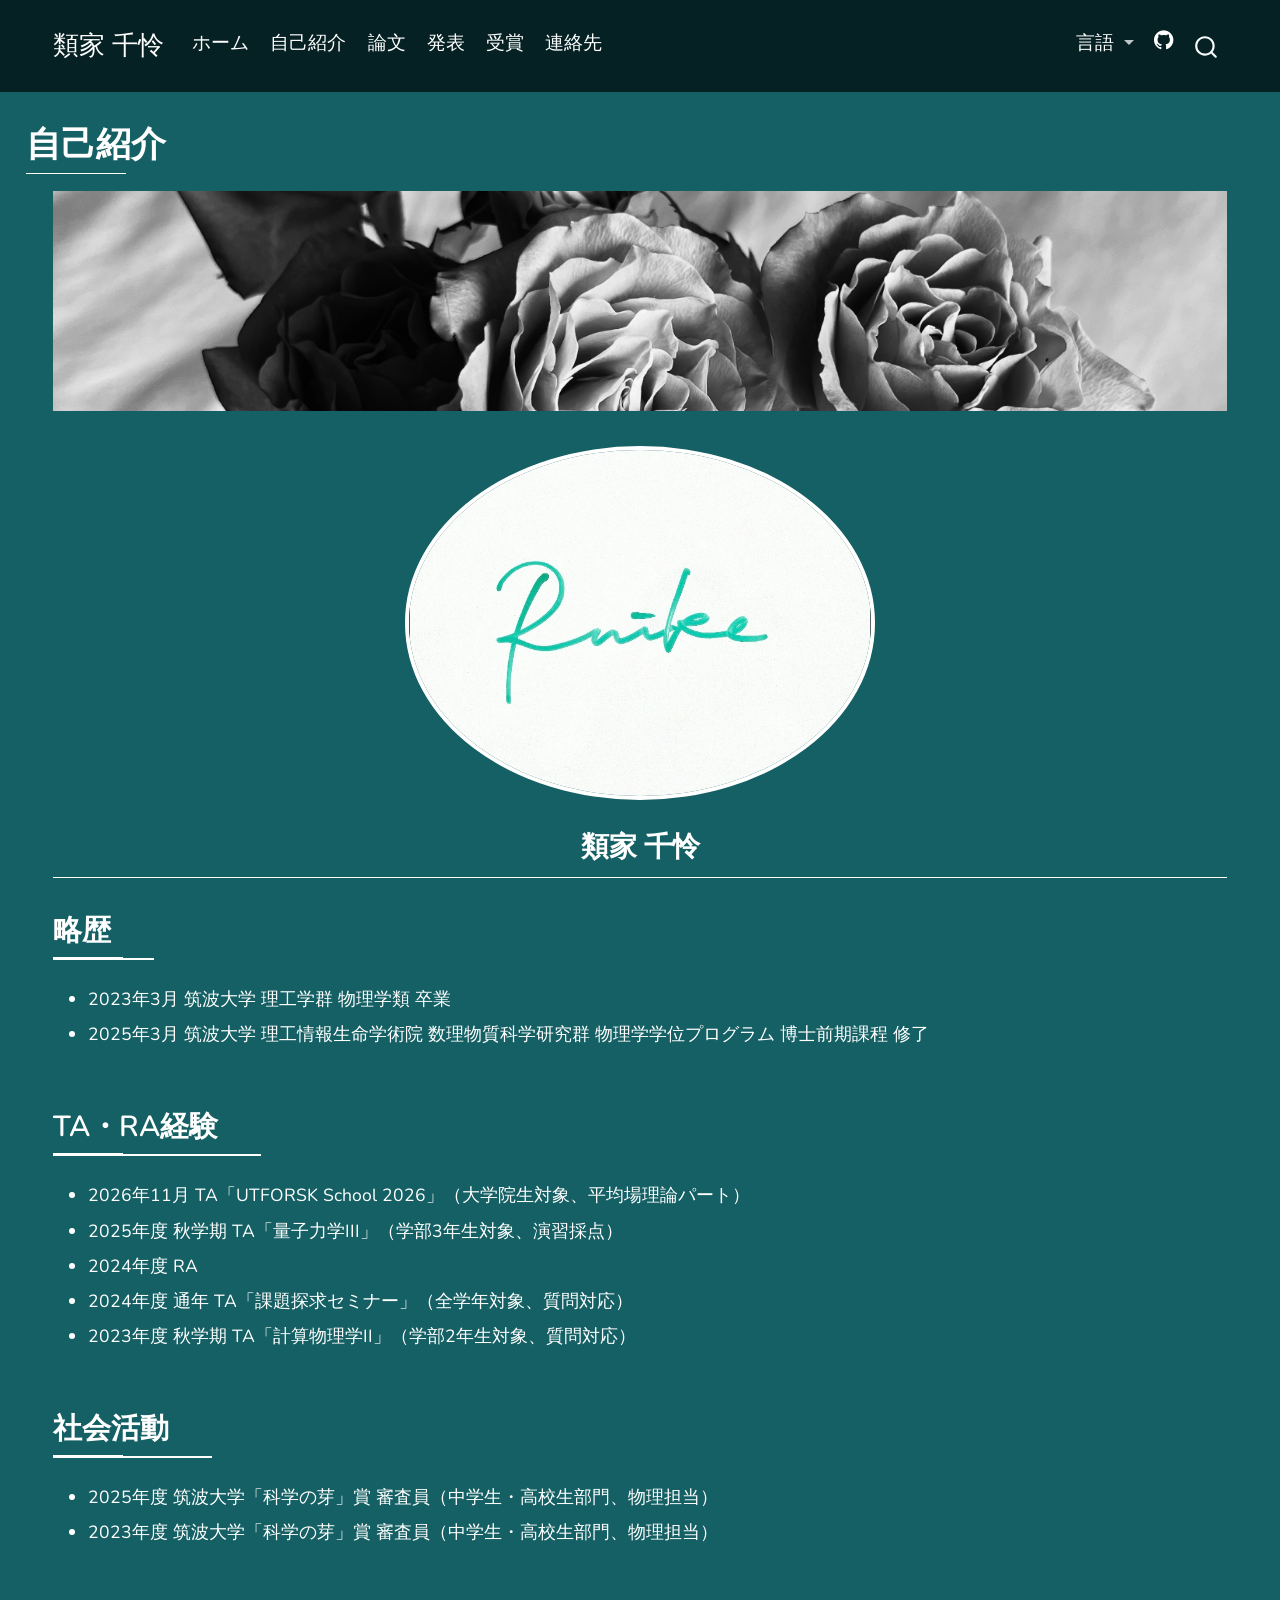
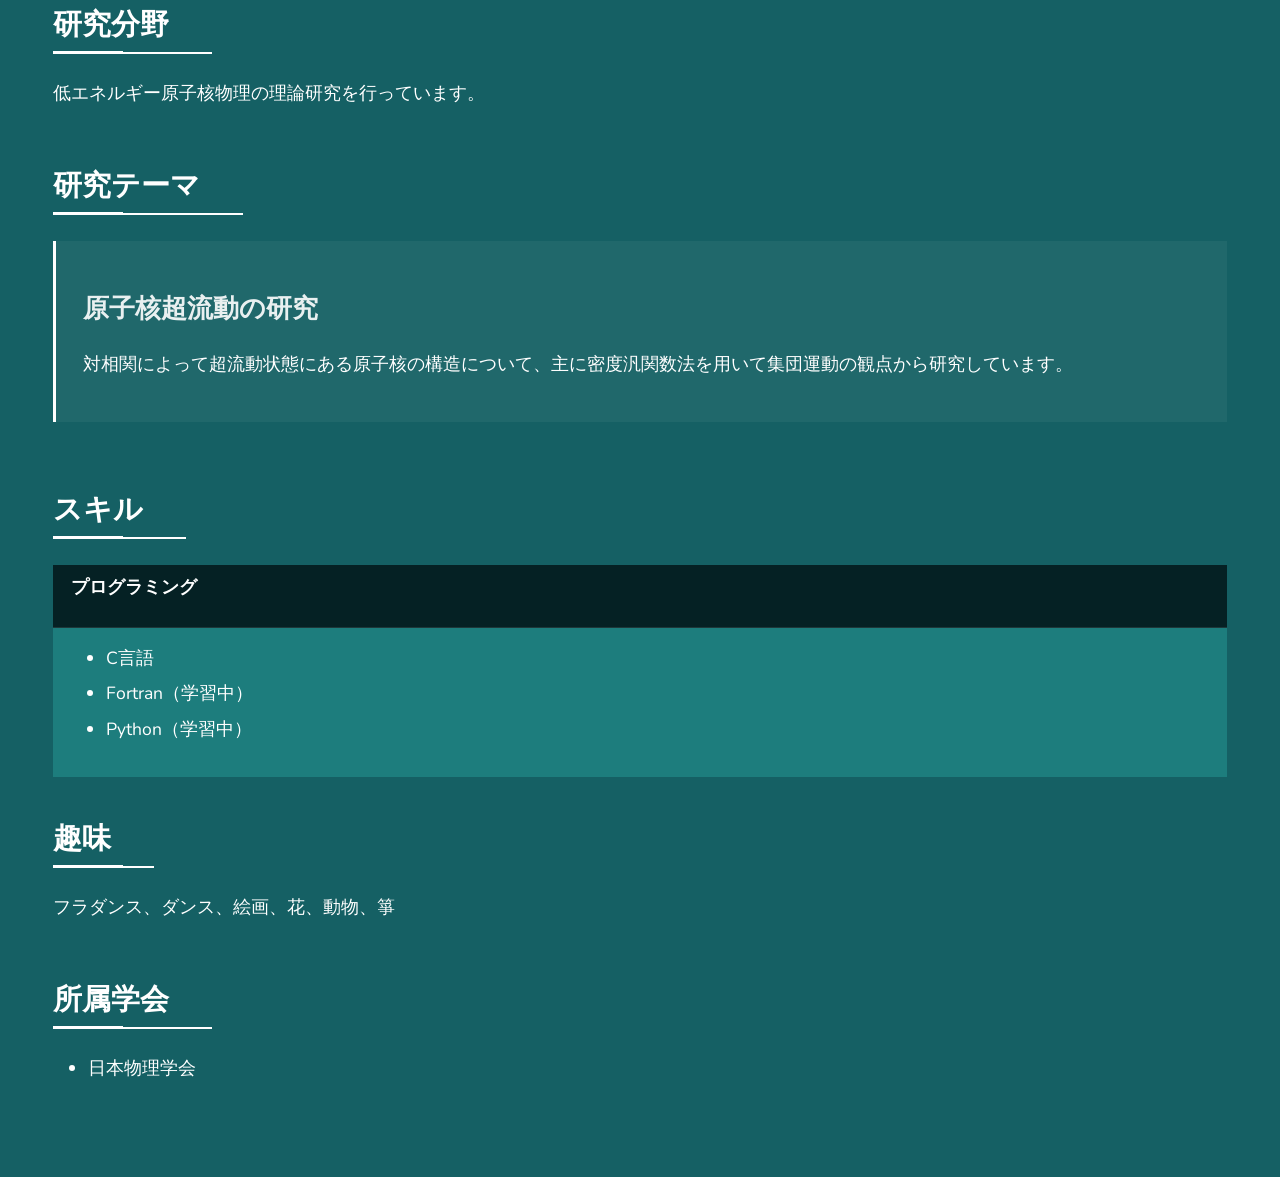
<file: docs/profile.html>
<!DOCTYPE html>
<html xmlns="http://www.w3.org/1999/xhtml" lang="en" xml:lang="en"><head>

<meta charset="utf-8">
<meta name="generator" content="quarto-1.7.31">

<meta name="viewport" content="width=device-width, initial-scale=1.0, user-scalable=yes">


<title>自己紹介 – 類家 千怜</title>
<style>
code{white-space: pre-wrap;}
span.smallcaps{font-variant: small-caps;}
div.columns{display: flex; gap: min(4vw, 1.5em);}
div.column{flex: auto; overflow-x: auto;}
div.hanging-indent{margin-left: 1.5em; text-indent: -1.5em;}
ul.task-list{list-style: none;}
ul.task-list li input[type="checkbox"] {
  width: 0.8em;
  margin: 0 0.8em 0.2em -1em; /* quarto-specific, see https://github.com/quarto-dev/quarto-cli/issues/4556 */ 
  vertical-align: middle;
}
</style>


<script src="site_libs/quarto-nav/quarto-nav.js"></script>
<script src="site_libs/quarto-nav/headroom.min.js"></script>
<script src="site_libs/clipboard/clipboard.min.js"></script>
<script src="site_libs/quarto-search/autocomplete.umd.js"></script>
<script src="site_libs/quarto-search/fuse.min.js"></script>
<script src="site_libs/quarto-search/quarto-search.js"></script>
<meta name="quarto:offset" content="./">
<link href="./images/favicon.svg" rel="icon" type="image/svg+xml">
<script src="site_libs/quarto-html/quarto.js" type="module"></script>
<script src="site_libs/quarto-html/tabsets/tabsets.js" type="module"></script>
<script src="site_libs/quarto-html/popper.min.js"></script>
<script src="site_libs/quarto-html/tippy.umd.min.js"></script>
<script src="site_libs/quarto-html/anchor.min.js"></script>
<link href="site_libs/quarto-html/tippy.css" rel="stylesheet">
<link href="site_libs/quarto-html/quarto-syntax-highlighting-dark-8ef56b68f8fa1e9d2ba328e99e439f80.css" rel="stylesheet" id="quarto-text-highlighting-styles">
<script src="site_libs/bootstrap/bootstrap.min.js"></script>
<link href="site_libs/bootstrap/bootstrap-icons.css" rel="stylesheet">
<link href="site_libs/bootstrap/bootstrap-ca88c0de2de759c00b7eff23eca7222f.min.css" rel="stylesheet" append-hash="true" id="quarto-bootstrap" data-mode="dark">
<script id="quarto-search-options" type="application/json">{
  "location": "navbar",
  "copy-button": false,
  "collapse-after": 3,
  "panel-placement": "end",
  "type": "overlay",
  "limit": 50,
  "keyboard-shortcut": [
    "f",
    "/",
    "s"
  ],
  "show-item-context": false,
  "language": {
    "search-no-results-text": "No results",
    "search-matching-documents-text": "matching documents",
    "search-copy-link-title": "Copy link to search",
    "search-hide-matches-text": "Hide additional matches",
    "search-more-match-text": "more match in this document",
    "search-more-matches-text": "more matches in this document",
    "search-clear-button-title": "Clear",
    "search-text-placeholder": "",
    "search-detached-cancel-button-title": "Cancel",
    "search-submit-button-title": "Submit",
    "search-label": "Search"
  }
}</script>
<link href="https://fonts.googleapis.com/css2?family=Nunito:wght@400;500;600;700&amp;display=swap" rel="stylesheet">
<link rel="stylesheet" href="https://cdn.jsdelivr.net/npm/bootstrap-icons@1.10.3/font/bootstrap-icons.css">


<link rel="stylesheet" href="styles.css">
</head>

<body class="nav-fixed quarto-light">

<div id="quarto-search-results"></div>
  <header id="quarto-header" class="headroom fixed-top">
    <nav class="navbar navbar-expand-lg " data-bs-theme="dark">
      <div class="navbar-container container-fluid">
      <div class="navbar-brand-container mx-auto">
    <a class="navbar-brand" href="./index.html">
    <span class="navbar-title">類家 千怜</span>
    </a>
  </div>
            <div id="quarto-search" class="" title="Search"></div>
          <button class="navbar-toggler" type="button" data-bs-toggle="collapse" data-bs-target="#navbarCollapse" aria-controls="navbarCollapse" role="menu" aria-expanded="false" aria-label="Toggle navigation" onclick="if (window.quartoToggleHeadroom) { window.quartoToggleHeadroom(); }">
  <span class="navbar-toggler-icon"></span>
</button>
          <div class="collapse navbar-collapse" id="navbarCollapse">
            <ul class="navbar-nav navbar-nav-scroll me-auto">
  <li class="nav-item">
    <a class="nav-link" href="./index.html"> 
<span class="menu-text">ホーム</span></a>
  </li>  
  <li class="nav-item">
    <a class="nav-link active" href="./profile.html" aria-current="page"> 
<span class="menu-text">自己紹介</span></a>
  </li>  
  <li class="nav-item">
    <a class="nav-link" href="./papers.html"> 
<span class="menu-text">論文</span></a>
  </li>  
  <li class="nav-item">
    <a class="nav-link" href="./presentations.html"> 
<span class="menu-text">発表</span></a>
  </li>  
  <li class="nav-item">
    <a class="nav-link" href="./awards.html"> 
<span class="menu-text">受賞</span></a>
  </li>  
  <li class="nav-item">
    <a class="nav-link" href="./contact.html"> 
<span class="menu-text">連絡先</span></a>
  </li>  
</ul>
            <ul class="navbar-nav navbar-nav-scroll ms-auto">
  <li class="nav-item dropdown ">
    <a class="nav-link dropdown-toggle" href="#" id="nav-menu-" role="link" data-bs-toggle="dropdown" aria-expanded="false">
 <span class="menu-text">言語</span>
    </a>
    <ul class="dropdown-menu dropdown-menu-end" aria-labelledby="nav-menu-">    
        <li>
    <a class="dropdown-item" href="./index.html">
 <span class="dropdown-text">日本語</span></a>
  </li>  
        <li>
    <a class="dropdown-item" href="./en/index.html">
 <span class="dropdown-text">English</span></a>
  </li>  
    </ul>
  </li>
  <li class="nav-item compact">
    <a class="nav-link" href="https://github.com/ruike316"> <i class="bi bi-github" role="img">
</i> 
<span class="menu-text"></span></a>
  </li>  
</ul>
          </div> <!-- /navcollapse -->
            <div class="quarto-navbar-tools">
</div>
      </div> <!-- /container-fluid -->
    </nav>
</header>
<!-- content -->
<div id="quarto-content" class="quarto-container page-columns page-rows-contents page-layout-full page-navbar">
<!-- sidebar -->
<!-- margin-sidebar -->
    <div id="quarto-margin-sidebar" class="sidebar margin-sidebar zindex-bottom">
        
    </div>
<!-- main -->
<main class="content column-page" id="quarto-document-content">

<header id="title-block-header" class="quarto-title-block default">
<div class="quarto-title">
<h1 class="title">自己紹介</h1>
</div>



<div class="quarto-title-meta column-page">

    
  
    
  </div>
  


</header>


<div class="container-fluid content">
<div class="row">
<div class="col-12">
<p><img src="images/header.jpg" class="header-image" alt="ヘッダー画像"></p>
</div>
</div>
<div class="row">
<div class="col-md-4 text-center">
<div class="profile-container">
<img src="images/profile.jpg" class="img-fluid rounded-circle mb-3" style="max-width: 40%;" alt="プロフィール写真">
<div class="profile-name">
類家 千怜
</div>
</div>
</div>
<div class="col-md-8">
<h2 class="mt-4 anchored">
略歴
</h2>
<ul>
<li>
2023年3月 筑波大学 理工学群 物理学類 卒業
</li>
<li>
2025年3月 筑波大学 理工情報生命学術院 数理物質科学研究群 物理学学位プログラム 博士前期課程 修了
</li>
</ul>
<h2 class="anchored">
TA・RA経験
</h2>
<ul>
<li>
2026年11月 TA「UTFORSK School 2026」（大学院生対象、平均場理論パート）
</li>
<li>
2025年度 秋学期 TA「量子力学III」（学部3年生対象、演習採点）
</li>
<li>
2024年度 RA
</li>
<li>
2024年度 通年 TA「課題探求セミナー」（全学年対象、質問対応）
</li>
<li>
2023年度 秋学期 TA「計算物理学II」（学部2年生対象、質問対応）
</li>
</ul>
<h2 class="anchored">
社会活動
</h2>
<ul>
<li>
2025年度 筑波大学「科学の芽」賞 審査員（中学生・高校生部門、物理担当）
</li>
<li>
2023年度 筑波大学「科学の芽」賞 審査員（中学生・高校生部門、物理担当）
</li>
</ul>
<h2 class="anchored">
研究分野
</h2>
<p>
低エネルギー原子核物理の理論研究を行っています。
</p>
<h2 class="anchored">
研究テーマ
</h2>
<div class="publication">
<h3 class="anchored">
原子核超流動の研究
</h3>
<p>
対相関によって超流動状態にある原子核の構造について、主に密度汎関数法を用いて集団運動の観点から研究しています。
</p>
</div>
<h2 class="anchored">
スキル
</h2>
<div class="row">
<div class="col-md-12">
<div class="card">
<div class="card-header">
<p>プログラミング</p>
</div>
<div class="card-body">
<ul>
<li>
C言語
</li>
<li>
Fortran（学習中）
</li>
<li>
Python（学習中）
</li>
</ul>
</div>
</div>
</div>
</div>
<h2 class="anchored">
趣味
</h2>
<p>
フラダンス、ダンス、絵画、花、動物、箏
</p>
<h2 class="anchored">
所属学会
</h2>
<ul>
<li>
日本物理学会
</li>
</ul>
</div>
</div>
</div>



</main> <!-- /main -->
<script id="quarto-html-after-body" type="application/javascript">
  window.document.addEventListener("DOMContentLoaded", function (event) {
    const icon = "";
    const anchorJS = new window.AnchorJS();
    anchorJS.options = {
      placement: 'right',
      icon: icon
    };
    anchorJS.add('.anchored');
    const isCodeAnnotation = (el) => {
      for (const clz of el.classList) {
        if (clz.startsWith('code-annotation-')) {                     
          return true;
        }
      }
      return false;
    }
    const onCopySuccess = function(e) {
      // button target
      const button = e.trigger;
      // don't keep focus
      button.blur();
      // flash "checked"
      button.classList.add('code-copy-button-checked');
      var currentTitle = button.getAttribute("title");
      button.setAttribute("title", "Copied!");
      let tooltip;
      if (window.bootstrap) {
        button.setAttribute("data-bs-toggle", "tooltip");
        button.setAttribute("data-bs-placement", "left");
        button.setAttribute("data-bs-title", "Copied!");
        tooltip = new bootstrap.Tooltip(button, 
          { trigger: "manual", 
            customClass: "code-copy-button-tooltip",
            offset: [0, -8]});
        tooltip.show();    
      }
      setTimeout(function() {
        if (tooltip) {
          tooltip.hide();
          button.removeAttribute("data-bs-title");
          button.removeAttribute("data-bs-toggle");
          button.removeAttribute("data-bs-placement");
        }
        button.setAttribute("title", currentTitle);
        button.classList.remove('code-copy-button-checked');
      }, 1000);
      // clear code selection
      e.clearSelection();
    }
    const getTextToCopy = function(trigger) {
        const codeEl = trigger.previousElementSibling.cloneNode(true);
        for (const childEl of codeEl.children) {
          if (isCodeAnnotation(childEl)) {
            childEl.remove();
          }
        }
        return codeEl.innerText;
    }
    const clipboard = new window.ClipboardJS('.code-copy-button:not([data-in-quarto-modal])', {
      text: getTextToCopy
    });
    clipboard.on('success', onCopySuccess);
    if (window.document.getElementById('quarto-embedded-source-code-modal')) {
      const clipboardModal = new window.ClipboardJS('.code-copy-button[data-in-quarto-modal]', {
        text: getTextToCopy,
        container: window.document.getElementById('quarto-embedded-source-code-modal')
      });
      clipboardModal.on('success', onCopySuccess);
    }
      var localhostRegex = new RegExp(/^(?:http|https):\/\/localhost\:?[0-9]*\//);
      var mailtoRegex = new RegExp(/^mailto:/);
        var filterRegex = new RegExp("https:\/\/ruike316\.github\.io\/portfolio\/");
      var isInternal = (href) => {
          return filterRegex.test(href) || localhostRegex.test(href) || mailtoRegex.test(href);
      }
      // Inspect non-navigation links and adorn them if external
     var links = window.document.querySelectorAll('a[href]:not(.nav-link):not(.navbar-brand):not(.toc-action):not(.sidebar-link):not(.sidebar-item-toggle):not(.pagination-link):not(.no-external):not([aria-hidden]):not(.dropdown-item):not(.quarto-navigation-tool):not(.about-link)');
      for (var i=0; i<links.length; i++) {
        const link = links[i];
        if (!isInternal(link.href)) {
          // undo the damage that might have been done by quarto-nav.js in the case of
          // links that we want to consider external
          if (link.dataset.originalHref !== undefined) {
            link.href = link.dataset.originalHref;
          }
        }
      }
    function tippyHover(el, contentFn, onTriggerFn, onUntriggerFn) {
      const config = {
        allowHTML: true,
        maxWidth: 500,
        delay: 100,
        arrow: false,
        appendTo: function(el) {
            return el.parentElement;
        },
        interactive: true,
        interactiveBorder: 10,
        theme: 'quarto',
        placement: 'bottom-start',
      };
      if (contentFn) {
        config.content = contentFn;
      }
      if (onTriggerFn) {
        config.onTrigger = onTriggerFn;
      }
      if (onUntriggerFn) {
        config.onUntrigger = onUntriggerFn;
      }
      window.tippy(el, config); 
    }
    const noterefs = window.document.querySelectorAll('a[role="doc-noteref"]');
    for (var i=0; i<noterefs.length; i++) {
      const ref = noterefs[i];
      tippyHover(ref, function() {
        // use id or data attribute instead here
        let href = ref.getAttribute('data-footnote-href') || ref.getAttribute('href');
        try { href = new URL(href).hash; } catch {}
        const id = href.replace(/^#\/?/, "");
        const note = window.document.getElementById(id);
        if (note) {
          return note.innerHTML;
        } else {
          return "";
        }
      });
    }
    const xrefs = window.document.querySelectorAll('a.quarto-xref');
    const processXRef = (id, note) => {
      // Strip column container classes
      const stripColumnClz = (el) => {
        el.classList.remove("page-full", "page-columns");
        if (el.children) {
          for (const child of el.children) {
            stripColumnClz(child);
          }
        }
      }
      stripColumnClz(note)
      if (id === null || id.startsWith('sec-')) {
        // Special case sections, only their first couple elements
        const container = document.createElement("div");
        if (note.children && note.children.length > 2) {
          container.appendChild(note.children[0].cloneNode(true));
          for (let i = 1; i < note.children.length; i++) {
            const child = note.children[i];
            if (child.tagName === "P" && child.innerText === "") {
              continue;
            } else {
              container.appendChild(child.cloneNode(true));
              break;
            }
          }
          if (window.Quarto?.typesetMath) {
            window.Quarto.typesetMath(container);
          }
          return container.innerHTML
        } else {
          if (window.Quarto?.typesetMath) {
            window.Quarto.typesetMath(note);
          }
          return note.innerHTML;
        }
      } else {
        // Remove any anchor links if they are present
        const anchorLink = note.querySelector('a.anchorjs-link');
        if (anchorLink) {
          anchorLink.remove();
        }
        if (window.Quarto?.typesetMath) {
          window.Quarto.typesetMath(note);
        }
        if (note.classList.contains("callout")) {
          return note.outerHTML;
        } else {
          return note.innerHTML;
        }
      }
    }
    for (var i=0; i<xrefs.length; i++) {
      const xref = xrefs[i];
      tippyHover(xref, undefined, function(instance) {
        instance.disable();
        let url = xref.getAttribute('href');
        let hash = undefined; 
        if (url.startsWith('#')) {
          hash = url;
        } else {
          try { hash = new URL(url).hash; } catch {}
        }
        if (hash) {
          const id = hash.replace(/^#\/?/, "");
          const note = window.document.getElementById(id);
          if (note !== null) {
            try {
              const html = processXRef(id, note.cloneNode(true));
              instance.setContent(html);
            } finally {
              instance.enable();
              instance.show();
            }
          } else {
            // See if we can fetch this
            fetch(url.split('#')[0])
            .then(res => res.text())
            .then(html => {
              const parser = new DOMParser();
              const htmlDoc = parser.parseFromString(html, "text/html");
              const note = htmlDoc.getElementById(id);
              if (note !== null) {
                const html = processXRef(id, note);
                instance.setContent(html);
              } 
            }).finally(() => {
              instance.enable();
              instance.show();
            });
          }
        } else {
          // See if we can fetch a full url (with no hash to target)
          // This is a special case and we should probably do some content thinning / targeting
          fetch(url)
          .then(res => res.text())
          .then(html => {
            const parser = new DOMParser();
            const htmlDoc = parser.parseFromString(html, "text/html");
            const note = htmlDoc.querySelector('main.content');
            if (note !== null) {
              // This should only happen for chapter cross references
              // (since there is no id in the URL)
              // remove the first header
              if (note.children.length > 0 && note.children[0].tagName === "HEADER") {
                note.children[0].remove();
              }
              const html = processXRef(null, note);
              instance.setContent(html);
            } 
          }).finally(() => {
            instance.enable();
            instance.show();
          });
        }
      }, function(instance) {
      });
    }
        let selectedAnnoteEl;
        const selectorForAnnotation = ( cell, annotation) => {
          let cellAttr = 'data-code-cell="' + cell + '"';
          let lineAttr = 'data-code-annotation="' +  annotation + '"';
          const selector = 'span[' + cellAttr + '][' + lineAttr + ']';
          return selector;
        }
        const selectCodeLines = (annoteEl) => {
          const doc = window.document;
          const targetCell = annoteEl.getAttribute("data-target-cell");
          const targetAnnotation = annoteEl.getAttribute("data-target-annotation");
          const annoteSpan = window.document.querySelector(selectorForAnnotation(targetCell, targetAnnotation));
          const lines = annoteSpan.getAttribute("data-code-lines").split(",");
          const lineIds = lines.map((line) => {
            return targetCell + "-" + line;
          })
          let top = null;
          let height = null;
          let parent = null;
          if (lineIds.length > 0) {
              //compute the position of the single el (top and bottom and make a div)
              const el = window.document.getElementById(lineIds[0]);
              top = el.offsetTop;
              height = el.offsetHeight;
              parent = el.parentElement.parentElement;
            if (lineIds.length > 1) {
              const lastEl = window.document.getElementById(lineIds[lineIds.length - 1]);
              const bottom = lastEl.offsetTop + lastEl.offsetHeight;
              height = bottom - top;
            }
            if (top !== null && height !== null && parent !== null) {
              // cook up a div (if necessary) and position it 
              let div = window.document.getElementById("code-annotation-line-highlight");
              if (div === null) {
                div = window.document.createElement("div");
                div.setAttribute("id", "code-annotation-line-highlight");
                div.style.position = 'absolute';
                parent.appendChild(div);
              }
              div.style.top = top - 2 + "px";
              div.style.height = height + 4 + "px";
              div.style.left = 0;
              let gutterDiv = window.document.getElementById("code-annotation-line-highlight-gutter");
              if (gutterDiv === null) {
                gutterDiv = window.document.createElement("div");
                gutterDiv.setAttribute("id", "code-annotation-line-highlight-gutter");
                gutterDiv.style.position = 'absolute';
                const codeCell = window.document.getElementById(targetCell);
                const gutter = codeCell.querySelector('.code-annotation-gutter');
                gutter.appendChild(gutterDiv);
              }
              gutterDiv.style.top = top - 2 + "px";
              gutterDiv.style.height = height + 4 + "px";
            }
            selectedAnnoteEl = annoteEl;
          }
        };
        const unselectCodeLines = () => {
          const elementsIds = ["code-annotation-line-highlight", "code-annotation-line-highlight-gutter"];
          elementsIds.forEach((elId) => {
            const div = window.document.getElementById(elId);
            if (div) {
              div.remove();
            }
          });
          selectedAnnoteEl = undefined;
        };
          // Handle positioning of the toggle
      window.addEventListener(
        "resize",
        throttle(() => {
          elRect = undefined;
          if (selectedAnnoteEl) {
            selectCodeLines(selectedAnnoteEl);
          }
        }, 10)
      );
      function throttle(fn, ms) {
      let throttle = false;
      let timer;
        return (...args) => {
          if(!throttle) { // first call gets through
              fn.apply(this, args);
              throttle = true;
          } else { // all the others get throttled
              if(timer) clearTimeout(timer); // cancel #2
              timer = setTimeout(() => {
                fn.apply(this, args);
                timer = throttle = false;
              }, ms);
          }
        };
      }
        // Attach click handler to the DT
        const annoteDls = window.document.querySelectorAll('dt[data-target-cell]');
        for (const annoteDlNode of annoteDls) {
          annoteDlNode.addEventListener('click', (event) => {
            const clickedEl = event.target;
            if (clickedEl !== selectedAnnoteEl) {
              unselectCodeLines();
              const activeEl = window.document.querySelector('dt[data-target-cell].code-annotation-active');
              if (activeEl) {
                activeEl.classList.remove('code-annotation-active');
              }
              selectCodeLines(clickedEl);
              clickedEl.classList.add('code-annotation-active');
            } else {
              // Unselect the line
              unselectCodeLines();
              clickedEl.classList.remove('code-annotation-active');
            }
          });
        }
    const findCites = (el) => {
      const parentEl = el.parentElement;
      if (parentEl) {
        const cites = parentEl.dataset.cites;
        if (cites) {
          return {
            el,
            cites: cites.split(' ')
          };
        } else {
          return findCites(el.parentElement)
        }
      } else {
        return undefined;
      }
    };
    var bibliorefs = window.document.querySelectorAll('a[role="doc-biblioref"]');
    for (var i=0; i<bibliorefs.length; i++) {
      const ref = bibliorefs[i];
      const citeInfo = findCites(ref);
      if (citeInfo) {
        tippyHover(citeInfo.el, function() {
          var popup = window.document.createElement('div');
          citeInfo.cites.forEach(function(cite) {
            var citeDiv = window.document.createElement('div');
            citeDiv.classList.add('hanging-indent');
            citeDiv.classList.add('csl-entry');
            var biblioDiv = window.document.getElementById('ref-' + cite);
            if (biblioDiv) {
              citeDiv.innerHTML = biblioDiv.innerHTML;
            }
            popup.appendChild(citeDiv);
          });
          return popup.innerHTML;
        });
      }
    }
  });
  </script>
</div> <!-- /content -->




</body></html>
</file>
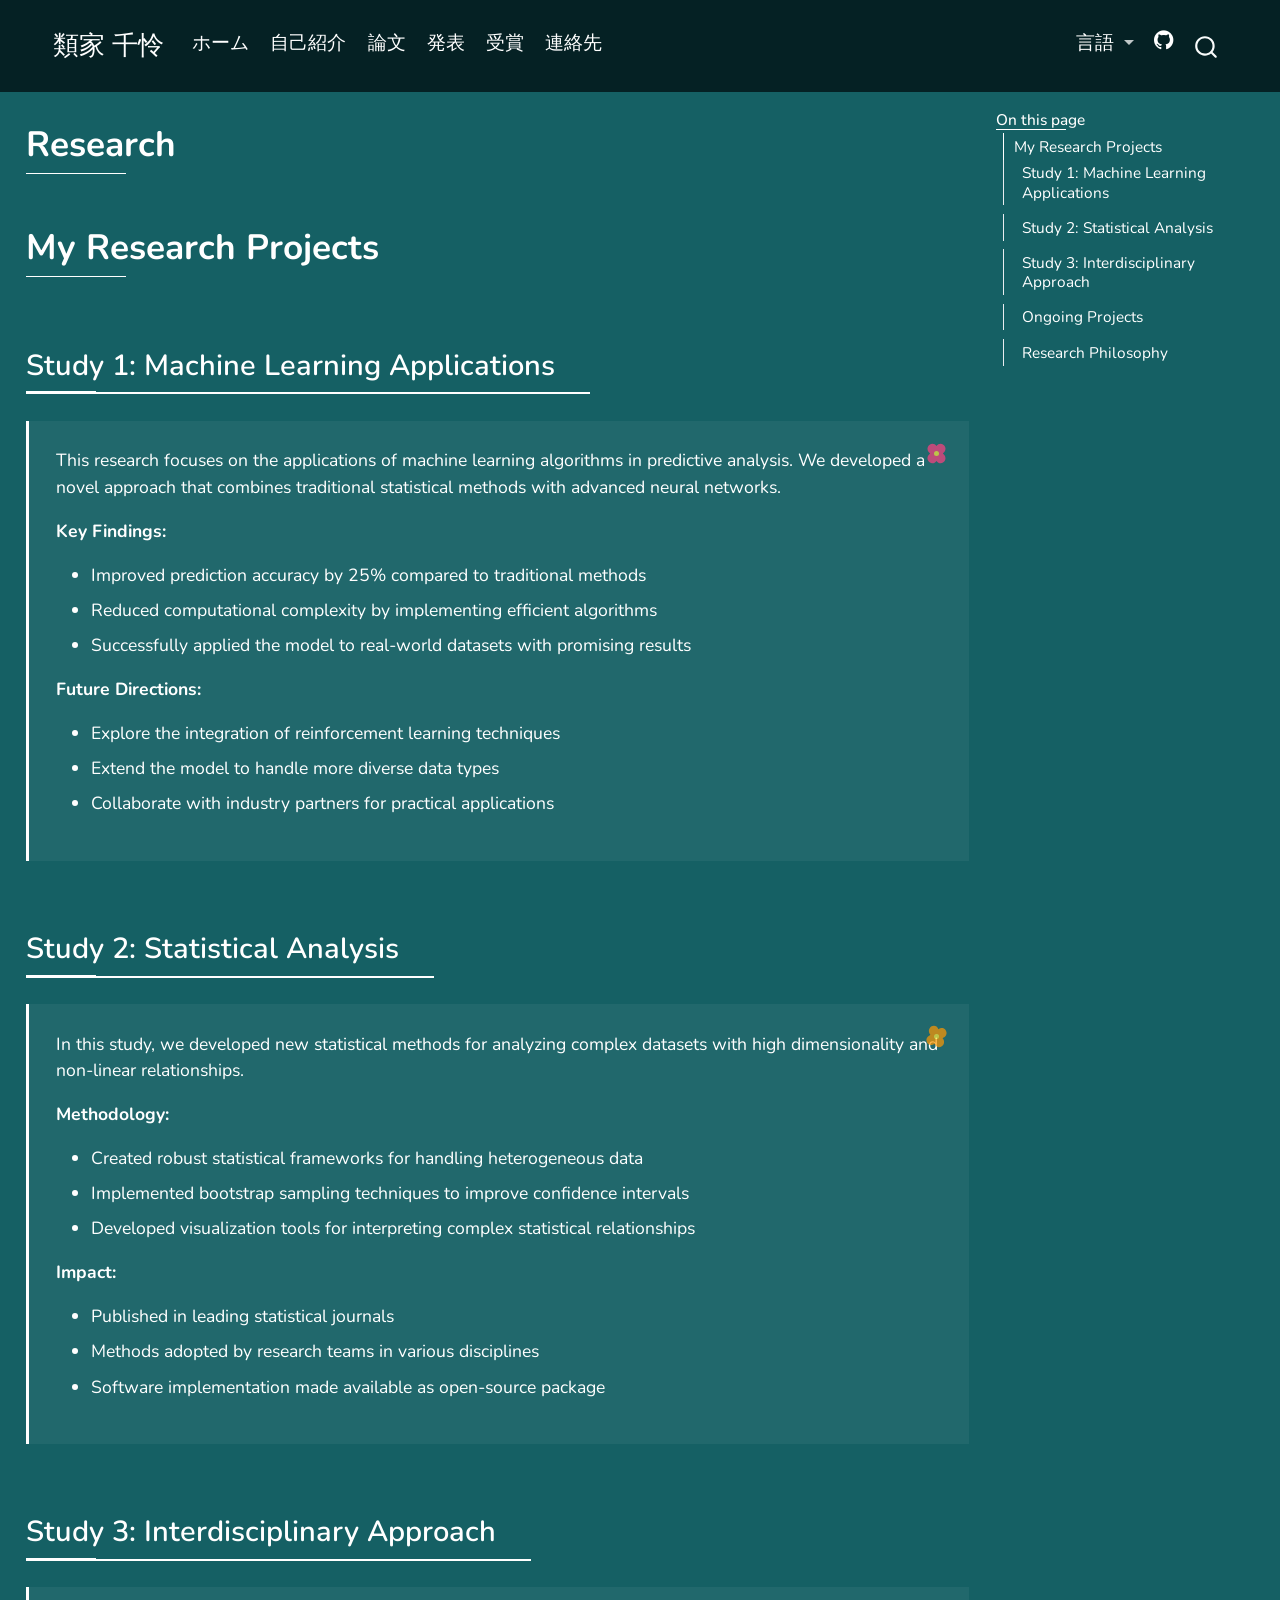
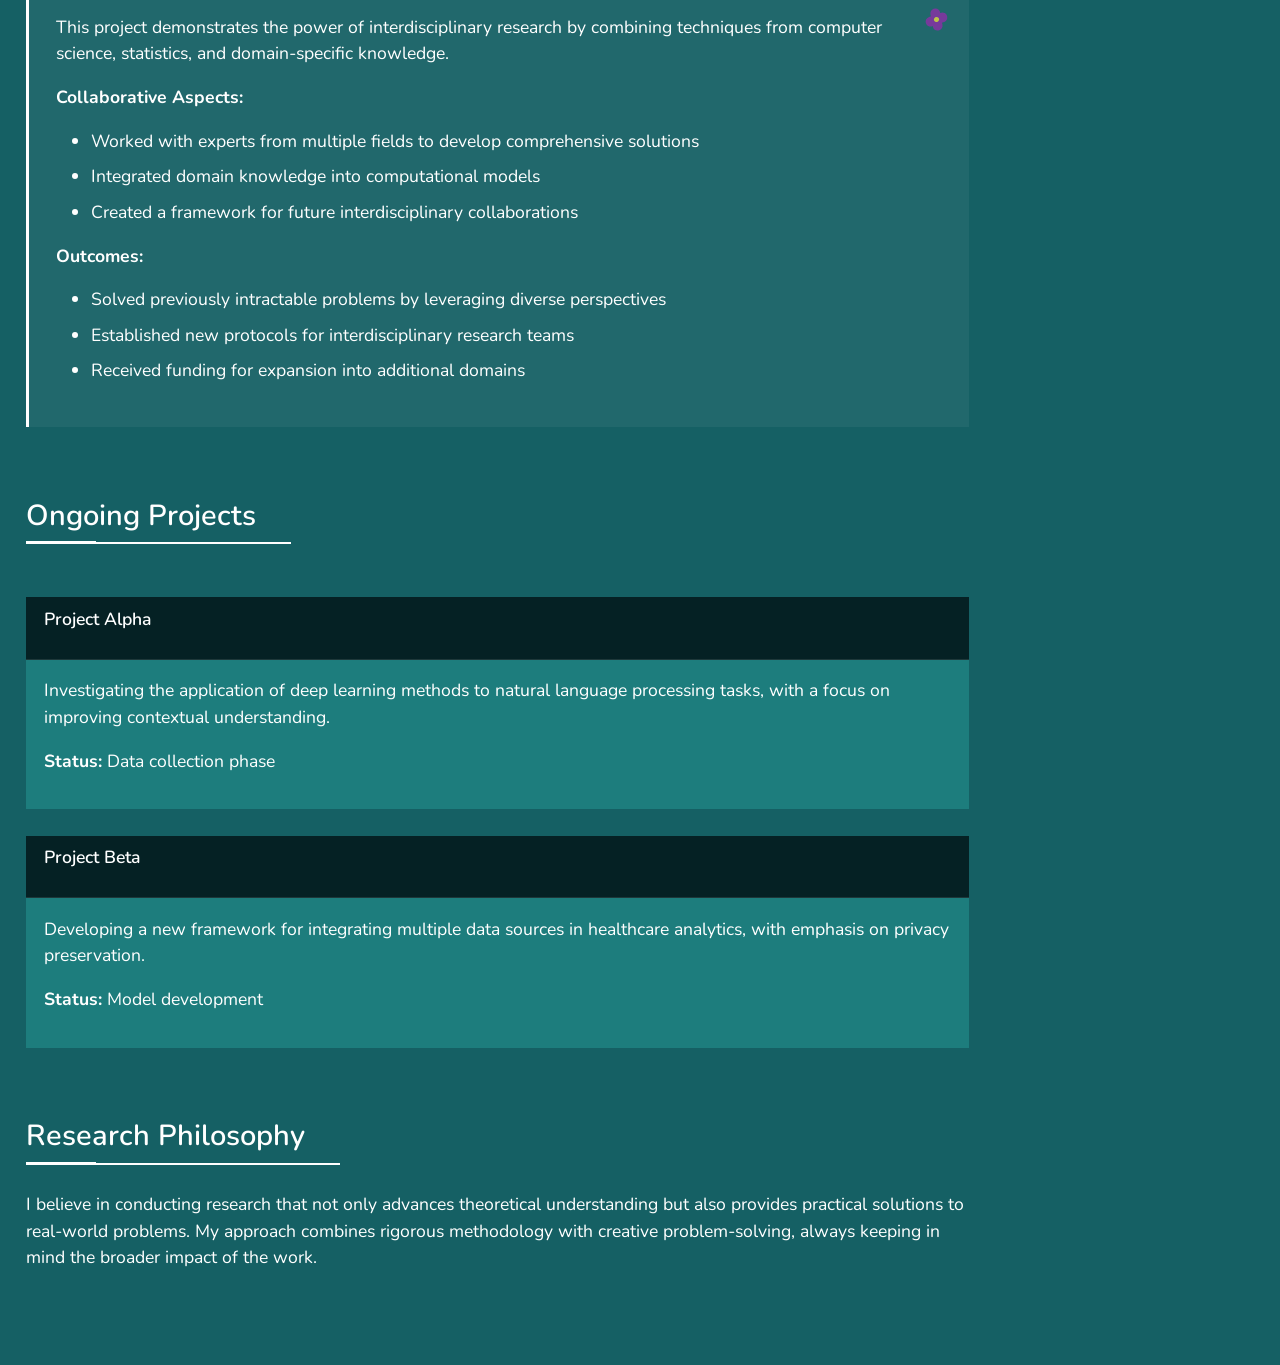
<file: docs/research.html>
<!DOCTYPE html>
<html xmlns="http://www.w3.org/1999/xhtml" lang="en" xml:lang="en"><head>

<meta charset="utf-8">
<meta name="generator" content="quarto-1.7.31">

<meta name="viewport" content="width=device-width, initial-scale=1.0, user-scalable=yes">


<title>Research – 類家 千怜</title>
<style>
code{white-space: pre-wrap;}
span.smallcaps{font-variant: small-caps;}
div.columns{display: flex; gap: min(4vw, 1.5em);}
div.column{flex: auto; overflow-x: auto;}
div.hanging-indent{margin-left: 1.5em; text-indent: -1.5em;}
ul.task-list{list-style: none;}
ul.task-list li input[type="checkbox"] {
  width: 0.8em;
  margin: 0 0.8em 0.2em -1em; /* quarto-specific, see https://github.com/quarto-dev/quarto-cli/issues/4556 */ 
  vertical-align: middle;
}
</style>


<script src="site_libs/quarto-nav/quarto-nav.js"></script>
<script src="site_libs/quarto-nav/headroom.min.js"></script>
<script src="site_libs/clipboard/clipboard.min.js"></script>
<script src="site_libs/quarto-search/autocomplete.umd.js"></script>
<script src="site_libs/quarto-search/fuse.min.js"></script>
<script src="site_libs/quarto-search/quarto-search.js"></script>
<meta name="quarto:offset" content="./">
<link href="./images/favicon.svg" rel="icon" type="image/svg+xml">
<script src="site_libs/quarto-html/quarto.js" type="module"></script>
<script src="site_libs/quarto-html/tabsets/tabsets.js" type="module"></script>
<script src="site_libs/quarto-html/popper.min.js"></script>
<script src="site_libs/quarto-html/tippy.umd.min.js"></script>
<script src="site_libs/quarto-html/anchor.min.js"></script>
<link href="site_libs/quarto-html/tippy.css" rel="stylesheet">
<link href="site_libs/quarto-html/quarto-syntax-highlighting-dark-8ef56b68f8fa1e9d2ba328e99e439f80.css" rel="stylesheet" id="quarto-text-highlighting-styles">
<script src="site_libs/bootstrap/bootstrap.min.js"></script>
<link href="site_libs/bootstrap/bootstrap-icons.css" rel="stylesheet">
<link href="site_libs/bootstrap/bootstrap-ca88c0de2de759c00b7eff23eca7222f.min.css" rel="stylesheet" append-hash="true" id="quarto-bootstrap" data-mode="dark">
<script id="quarto-search-options" type="application/json">{
  "location": "navbar",
  "copy-button": false,
  "collapse-after": 3,
  "panel-placement": "end",
  "type": "overlay",
  "limit": 50,
  "keyboard-shortcut": [
    "f",
    "/",
    "s"
  ],
  "show-item-context": false,
  "language": {
    "search-no-results-text": "No results",
    "search-matching-documents-text": "matching documents",
    "search-copy-link-title": "Copy link to search",
    "search-hide-matches-text": "Hide additional matches",
    "search-more-match-text": "more match in this document",
    "search-more-matches-text": "more matches in this document",
    "search-clear-button-title": "Clear",
    "search-text-placeholder": "",
    "search-detached-cancel-button-title": "Cancel",
    "search-submit-button-title": "Submit",
    "search-label": "Search"
  }
}</script>
<link href="https://fonts.googleapis.com/css2?family=Nunito:wght@400;500;600;700&amp;display=swap" rel="stylesheet">
<link rel="stylesheet" href="https://cdn.jsdelivr.net/npm/bootstrap-icons@1.10.3/font/bootstrap-icons.css">


<link rel="stylesheet" href="styles.css">
</head>

<body class="nav-fixed quarto-light">

<div id="quarto-search-results"></div>
  <header id="quarto-header" class="headroom fixed-top">
    <nav class="navbar navbar-expand-lg " data-bs-theme="dark">
      <div class="navbar-container container-fluid">
      <div class="navbar-brand-container mx-auto">
    <a class="navbar-brand" href="./index.html">
    <span class="navbar-title">類家 千怜</span>
    </a>
  </div>
            <div id="quarto-search" class="" title="Search"></div>
          <button class="navbar-toggler" type="button" data-bs-toggle="collapse" data-bs-target="#navbarCollapse" aria-controls="navbarCollapse" role="menu" aria-expanded="false" aria-label="Toggle navigation" onclick="if (window.quartoToggleHeadroom) { window.quartoToggleHeadroom(); }">
  <span class="navbar-toggler-icon"></span>
</button>
          <div class="collapse navbar-collapse" id="navbarCollapse">
            <ul class="navbar-nav navbar-nav-scroll me-auto">
  <li class="nav-item">
    <a class="nav-link" href="./index.html"> 
<span class="menu-text">ホーム</span></a>
  </li>  
  <li class="nav-item">
    <a class="nav-link" href="./profile.html"> 
<span class="menu-text">自己紹介</span></a>
  </li>  
  <li class="nav-item">
    <a class="nav-link" href="./papers.html"> 
<span class="menu-text">論文</span></a>
  </li>  
  <li class="nav-item">
    <a class="nav-link" href="./presentations.html"> 
<span class="menu-text">発表</span></a>
  </li>  
  <li class="nav-item">
    <a class="nav-link" href="./awards.html"> 
<span class="menu-text">受賞</span></a>
  </li>  
  <li class="nav-item">
    <a class="nav-link" href="./contact.html"> 
<span class="menu-text">連絡先</span></a>
  </li>  
</ul>
            <ul class="navbar-nav navbar-nav-scroll ms-auto">
  <li class="nav-item dropdown ">
    <a class="nav-link dropdown-toggle" href="#" id="nav-menu-" role="link" data-bs-toggle="dropdown" aria-expanded="false">
 <span class="menu-text">言語</span>
    </a>
    <ul class="dropdown-menu dropdown-menu-end" aria-labelledby="nav-menu-">    
        <li>
    <a class="dropdown-item" href="./index.html">
 <span class="dropdown-text">日本語</span></a>
  </li>  
        <li>
    <a class="dropdown-item" href="./en/index.html">
 <span class="dropdown-text">English</span></a>
  </li>  
    </ul>
  </li>
  <li class="nav-item compact">
    <a class="nav-link" href="https://github.com/ruike316"> <i class="bi bi-github" role="img">
</i> 
<span class="menu-text"></span></a>
  </li>  
</ul>
          </div> <!-- /navcollapse -->
            <div class="quarto-navbar-tools">
</div>
      </div> <!-- /container-fluid -->
    </nav>
</header>
<!-- content -->
<div id="quarto-content" class="quarto-container page-columns page-rows-contents page-layout-full page-navbar">
<!-- sidebar -->
<!-- margin-sidebar -->
    <div id="quarto-margin-sidebar" class="sidebar margin-sidebar">
        <nav id="TOC" role="doc-toc" class="toc-active">
    <h2 id="toc-title">On this page</h2>
   
  <ul>
  <li><a href="#my-research-projects" id="toc-my-research-projects" class="nav-link active" data-scroll-target="#my-research-projects">My Research Projects</a>
  <ul class="collapse">
  <li><a href="#study1" id="toc-study1" class="nav-link" data-scroll-target="#study1">Study 1: Machine Learning Applications</a></li>
  <li><a href="#study2" id="toc-study2" class="nav-link" data-scroll-target="#study2">Study 2: Statistical Analysis</a></li>
  <li><a href="#study3" id="toc-study3" class="nav-link" data-scroll-target="#study3">Study 3: Interdisciplinary Approach</a></li>
  <li><a href="#ongoing-projects" id="toc-ongoing-projects" class="nav-link" data-scroll-target="#ongoing-projects">Ongoing Projects</a></li>
  <li><a href="#research-philosophy" id="toc-research-philosophy" class="nav-link" data-scroll-target="#research-philosophy">Research Philosophy</a></li>
  </ul></li>
  </ul>
</nav>
    </div>
<!-- main -->
<main class="content column-page-left" id="quarto-document-content">

<header id="title-block-header" class="quarto-title-block default">
<div class="quarto-title">
<h1 class="title">Research</h1>
</div>



<div class="quarto-title-meta column-page-left">

    
  
    
  </div>
  


</header>


<section id="my-research-projects" class="level1 lei-decorated content">
<h1 class="lei-decorated">My Research Projects</h1>
<section id="study1" class="level2">
<h2 class="anchored" data-anchor-id="study1">Study 1: Machine Learning Applications</h2>
<div class="publication">
<p>This research focuses on the applications of machine learning algorithms in predictive analysis. We developed a novel approach that combines traditional statistical methods with advanced neural networks.</p>
<p><strong>Key Findings:</strong></p>
<ul>
<li>Improved prediction accuracy by 25% compared to traditional methods</li>
<li>Reduced computational complexity by implementing efficient algorithms</li>
<li>Successfully applied the model to real-world datasets with promising results</li>
</ul>
<p><strong>Future Directions:</strong></p>
<ul>
<li>Explore the integration of reinforcement learning techniques</li>
<li>Extend the model to handle more diverse data types</li>
<li>Collaborate with industry partners for practical applications</li>
</ul>
</div>
</section>
<section id="study2" class="level2">
<h2 class="anchored" data-anchor-id="study2">Study 2: Statistical Analysis</h2>
<div class="publication">
<p>In this study, we developed new statistical methods for analyzing complex datasets with high dimensionality and non-linear relationships.</p>
<p><strong>Methodology:</strong></p>
<ul>
<li>Created robust statistical frameworks for handling heterogeneous data</li>
<li>Implemented bootstrap sampling techniques to improve confidence intervals</li>
<li>Developed visualization tools for interpreting complex statistical relationships</li>
</ul>
<p><strong>Impact:</strong></p>
<ul>
<li>Published in leading statistical journals</li>
<li>Methods adopted by research teams in various disciplines</li>
<li>Software implementation made available as open-source package</li>
</ul>
</div>
</section>
<section id="study3" class="level2">
<h2 class="anchored" data-anchor-id="study3">Study 3: Interdisciplinary Approach</h2>
<div class="publication">
<p>This project demonstrates the power of interdisciplinary research by combining techniques from computer science, statistics, and domain-specific knowledge.</p>
<p><strong>Collaborative Aspects:</strong></p>
<ul>
<li>Worked with experts from multiple fields to develop comprehensive solutions</li>
<li>Integrated domain knowledge into computational models</li>
<li>Created a framework for future interdisciplinary collaborations</li>
</ul>
<p><strong>Outcomes:</strong></p>
<ul>
<li>Solved previously intractable problems by leveraging diverse perspectives</li>
<li>Established new protocols for interdisciplinary research teams</li>
<li>Received funding for expansion into additional domains</li>
</ul>
</div>
</section>
<section id="ongoing-projects" class="level2">
<h2 class="anchored" data-anchor-id="ongoing-projects">Ongoing Projects</h2>
<div class="row mt-4">
<div class="col-md-6 mb-4">
<div class="card h-100">
<div class="card-header">
<p>Project Alpha</p>
</div>
<div class="card-body">
<p>Investigating the application of deep learning methods to natural language processing tasks, with a focus on improving contextual understanding.</p>
<p><strong>Status:</strong> Data collection phase</p>
</div>
</div>
</div>
<div class="col-md-6 mb-4">
<div class="card h-100">
<div class="card-header">
<p>Project Beta</p>
</div>
<div class="card-body">
<p>Developing a new framework for integrating multiple data sources in healthcare analytics, with emphasis on privacy preservation.</p>
<p><strong>Status:</strong> Model development</p>
</div>
</div>
</div>
</div>
</section>
<section id="research-philosophy" class="level2">
<h2 class="anchored" data-anchor-id="research-philosophy">Research Philosophy</h2>
<p>I believe in conducting research that not only advances theoretical understanding but also provides practical solutions to real-world problems. My approach combines rigorous methodology with creative problem-solving, always keeping in mind the broader impact of the work.</p>
</section>
</section>
<!-- Hawaiian theme elements -->
<div class="hibiscus hibiscus1">

</div>
<div class="hibiscus hibiscus2">

</div>
<div class="hibiscus hibiscus3">

</div>
<div class="hibiscus hibiscus4">

</div>
<div class="hibiscus hibiscus5">

</div>
<script>
document.addEventListener('DOMContentLoaded', function() {
  // Add lei decoration to all headings
  document.querySelectorAll('h1:not(.lei-decorated), h2, h3').forEach(function(heading) {
    heading.classList.add('lei-decorated');
  });
  
  // Add subtle hibiscus animation to publication boxes
  document.querySelectorAll('.publication').forEach(function(pub, index) {
    const hibiscus = document.createElement('div');
    hibiscus.className = 'publication-hibiscus';
    hibiscus.style.position = 'absolute';
    hibiscus.style.right = '20px';
    hibiscus.style.top = '20px';
    hibiscus.style.width = '25px';
    hibiscus.style.height = '25px';
    
    // Alternate colors for different publications
    const colors = ['#FF4081', '#FF9800', '#9C27B0', '#00BCD4', '#4CAF50'];
    const color = colors[index % colors.length];
    
    hibiscus.style.backgroundImage = `url('data:image/svg+xml;utf8,<svg xmlns="http://www.w3.org/2000/svg" viewBox="0 0 100 100"><path fill="${color.replace('#', '%23')}" d="M50,20 C60,5 80,10 85,25 C90,40 75,50 75,50 C75,50 90,60 85,75 C80,90 60,95 50,80 C40,95 20,90 15,75 C10,60 25,50 25,50 C25,50 10,40 15,25 C20,10 40,5 50,20 Z"/><circle fill="%23FFEB3B" cx="50" cy="50" r="10"/></svg>')`;
    hibiscus.style.backgroundSize = 'contain';
    hibiscus.style.backgroundRepeat = 'no-repeat';
    hibiscus.style.opacity = '0.7';
    hibiscus.style.transform = `rotate(${(index * 15) % 360}deg)`;
    hibiscus.style.transition = 'transform 0.5s ease';
    
    // Add hover effect
    pub.addEventListener('mouseenter', function() {
      hibiscus.style.transform = `rotate(${((index * 15) % 360) + 15}deg) scale(1.2)`;
    });
    
    pub.addEventListener('mouseleave', function() {
      hibiscus.style.transform = `rotate(${(index * 15) % 360}deg) scale(1)`;
    });
    
    // Make publication box position relative for absolute positioning of hibiscus
    pub.style.position = 'relative';
    pub.appendChild(hibiscus);
  });
});
</script>



</main> <!-- /main -->
<script id="quarto-html-after-body" type="application/javascript">
  window.document.addEventListener("DOMContentLoaded", function (event) {
    const icon = "";
    const anchorJS = new window.AnchorJS();
    anchorJS.options = {
      placement: 'right',
      icon: icon
    };
    anchorJS.add('.anchored');
    const isCodeAnnotation = (el) => {
      for (const clz of el.classList) {
        if (clz.startsWith('code-annotation-')) {                     
          return true;
        }
      }
      return false;
    }
    const onCopySuccess = function(e) {
      // button target
      const button = e.trigger;
      // don't keep focus
      button.blur();
      // flash "checked"
      button.classList.add('code-copy-button-checked');
      var currentTitle = button.getAttribute("title");
      button.setAttribute("title", "Copied!");
      let tooltip;
      if (window.bootstrap) {
        button.setAttribute("data-bs-toggle", "tooltip");
        button.setAttribute("data-bs-placement", "left");
        button.setAttribute("data-bs-title", "Copied!");
        tooltip = new bootstrap.Tooltip(button, 
          { trigger: "manual", 
            customClass: "code-copy-button-tooltip",
            offset: [0, -8]});
        tooltip.show();    
      }
      setTimeout(function() {
        if (tooltip) {
          tooltip.hide();
          button.removeAttribute("data-bs-title");
          button.removeAttribute("data-bs-toggle");
          button.removeAttribute("data-bs-placement");
        }
        button.setAttribute("title", currentTitle);
        button.classList.remove('code-copy-button-checked');
      }, 1000);
      // clear code selection
      e.clearSelection();
    }
    const getTextToCopy = function(trigger) {
        const codeEl = trigger.previousElementSibling.cloneNode(true);
        for (const childEl of codeEl.children) {
          if (isCodeAnnotation(childEl)) {
            childEl.remove();
          }
        }
        return codeEl.innerText;
    }
    const clipboard = new window.ClipboardJS('.code-copy-button:not([data-in-quarto-modal])', {
      text: getTextToCopy
    });
    clipboard.on('success', onCopySuccess);
    if (window.document.getElementById('quarto-embedded-source-code-modal')) {
      const clipboardModal = new window.ClipboardJS('.code-copy-button[data-in-quarto-modal]', {
        text: getTextToCopy,
        container: window.document.getElementById('quarto-embedded-source-code-modal')
      });
      clipboardModal.on('success', onCopySuccess);
    }
      var localhostRegex = new RegExp(/^(?:http|https):\/\/localhost\:?[0-9]*\//);
      var mailtoRegex = new RegExp(/^mailto:/);
        var filterRegex = new RegExp("https:\/\/ruike316\.github\.io\/portfolio\/");
      var isInternal = (href) => {
          return filterRegex.test(href) || localhostRegex.test(href) || mailtoRegex.test(href);
      }
      // Inspect non-navigation links and adorn them if external
     var links = window.document.querySelectorAll('a[href]:not(.nav-link):not(.navbar-brand):not(.toc-action):not(.sidebar-link):not(.sidebar-item-toggle):not(.pagination-link):not(.no-external):not([aria-hidden]):not(.dropdown-item):not(.quarto-navigation-tool):not(.about-link)');
      for (var i=0; i<links.length; i++) {
        const link = links[i];
        if (!isInternal(link.href)) {
          // undo the damage that might have been done by quarto-nav.js in the case of
          // links that we want to consider external
          if (link.dataset.originalHref !== undefined) {
            link.href = link.dataset.originalHref;
          }
        }
      }
    function tippyHover(el, contentFn, onTriggerFn, onUntriggerFn) {
      const config = {
        allowHTML: true,
        maxWidth: 500,
        delay: 100,
        arrow: false,
        appendTo: function(el) {
            return el.parentElement;
        },
        interactive: true,
        interactiveBorder: 10,
        theme: 'quarto',
        placement: 'bottom-start',
      };
      if (contentFn) {
        config.content = contentFn;
      }
      if (onTriggerFn) {
        config.onTrigger = onTriggerFn;
      }
      if (onUntriggerFn) {
        config.onUntrigger = onUntriggerFn;
      }
      window.tippy(el, config); 
    }
    const noterefs = window.document.querySelectorAll('a[role="doc-noteref"]');
    for (var i=0; i<noterefs.length; i++) {
      const ref = noterefs[i];
      tippyHover(ref, function() {
        // use id or data attribute instead here
        let href = ref.getAttribute('data-footnote-href') || ref.getAttribute('href');
        try { href = new URL(href).hash; } catch {}
        const id = href.replace(/^#\/?/, "");
        const note = window.document.getElementById(id);
        if (note) {
          return note.innerHTML;
        } else {
          return "";
        }
      });
    }
    const xrefs = window.document.querySelectorAll('a.quarto-xref');
    const processXRef = (id, note) => {
      // Strip column container classes
      const stripColumnClz = (el) => {
        el.classList.remove("page-full", "page-columns");
        if (el.children) {
          for (const child of el.children) {
            stripColumnClz(child);
          }
        }
      }
      stripColumnClz(note)
      if (id === null || id.startsWith('sec-')) {
        // Special case sections, only their first couple elements
        const container = document.createElement("div");
        if (note.children && note.children.length > 2) {
          container.appendChild(note.children[0].cloneNode(true));
          for (let i = 1; i < note.children.length; i++) {
            const child = note.children[i];
            if (child.tagName === "P" && child.innerText === "") {
              continue;
            } else {
              container.appendChild(child.cloneNode(true));
              break;
            }
          }
          if (window.Quarto?.typesetMath) {
            window.Quarto.typesetMath(container);
          }
          return container.innerHTML
        } else {
          if (window.Quarto?.typesetMath) {
            window.Quarto.typesetMath(note);
          }
          return note.innerHTML;
        }
      } else {
        // Remove any anchor links if they are present
        const anchorLink = note.querySelector('a.anchorjs-link');
        if (anchorLink) {
          anchorLink.remove();
        }
        if (window.Quarto?.typesetMath) {
          window.Quarto.typesetMath(note);
        }
        if (note.classList.contains("callout")) {
          return note.outerHTML;
        } else {
          return note.innerHTML;
        }
      }
    }
    for (var i=0; i<xrefs.length; i++) {
      const xref = xrefs[i];
      tippyHover(xref, undefined, function(instance) {
        instance.disable();
        let url = xref.getAttribute('href');
        let hash = undefined; 
        if (url.startsWith('#')) {
          hash = url;
        } else {
          try { hash = new URL(url).hash; } catch {}
        }
        if (hash) {
          const id = hash.replace(/^#\/?/, "");
          const note = window.document.getElementById(id);
          if (note !== null) {
            try {
              const html = processXRef(id, note.cloneNode(true));
              instance.setContent(html);
            } finally {
              instance.enable();
              instance.show();
            }
          } else {
            // See if we can fetch this
            fetch(url.split('#')[0])
            .then(res => res.text())
            .then(html => {
              const parser = new DOMParser();
              const htmlDoc = parser.parseFromString(html, "text/html");
              const note = htmlDoc.getElementById(id);
              if (note !== null) {
                const html = processXRef(id, note);
                instance.setContent(html);
              } 
            }).finally(() => {
              instance.enable();
              instance.show();
            });
          }
        } else {
          // See if we can fetch a full url (with no hash to target)
          // This is a special case and we should probably do some content thinning / targeting
          fetch(url)
          .then(res => res.text())
          .then(html => {
            const parser = new DOMParser();
            const htmlDoc = parser.parseFromString(html, "text/html");
            const note = htmlDoc.querySelector('main.content');
            if (note !== null) {
              // This should only happen for chapter cross references
              // (since there is no id in the URL)
              // remove the first header
              if (note.children.length > 0 && note.children[0].tagName === "HEADER") {
                note.children[0].remove();
              }
              const html = processXRef(null, note);
              instance.setContent(html);
            } 
          }).finally(() => {
            instance.enable();
            instance.show();
          });
        }
      }, function(instance) {
      });
    }
        let selectedAnnoteEl;
        const selectorForAnnotation = ( cell, annotation) => {
          let cellAttr = 'data-code-cell="' + cell + '"';
          let lineAttr = 'data-code-annotation="' +  annotation + '"';
          const selector = 'span[' + cellAttr + '][' + lineAttr + ']';
          return selector;
        }
        const selectCodeLines = (annoteEl) => {
          const doc = window.document;
          const targetCell = annoteEl.getAttribute("data-target-cell");
          const targetAnnotation = annoteEl.getAttribute("data-target-annotation");
          const annoteSpan = window.document.querySelector(selectorForAnnotation(targetCell, targetAnnotation));
          const lines = annoteSpan.getAttribute("data-code-lines").split(",");
          const lineIds = lines.map((line) => {
            return targetCell + "-" + line;
          })
          let top = null;
          let height = null;
          let parent = null;
          if (lineIds.length > 0) {
              //compute the position of the single el (top and bottom and make a div)
              const el = window.document.getElementById(lineIds[0]);
              top = el.offsetTop;
              height = el.offsetHeight;
              parent = el.parentElement.parentElement;
            if (lineIds.length > 1) {
              const lastEl = window.document.getElementById(lineIds[lineIds.length - 1]);
              const bottom = lastEl.offsetTop + lastEl.offsetHeight;
              height = bottom - top;
            }
            if (top !== null && height !== null && parent !== null) {
              // cook up a div (if necessary) and position it 
              let div = window.document.getElementById("code-annotation-line-highlight");
              if (div === null) {
                div = window.document.createElement("div");
                div.setAttribute("id", "code-annotation-line-highlight");
                div.style.position = 'absolute';
                parent.appendChild(div);
              }
              div.style.top = top - 2 + "px";
              div.style.height = height + 4 + "px";
              div.style.left = 0;
              let gutterDiv = window.document.getElementById("code-annotation-line-highlight-gutter");
              if (gutterDiv === null) {
                gutterDiv = window.document.createElement("div");
                gutterDiv.setAttribute("id", "code-annotation-line-highlight-gutter");
                gutterDiv.style.position = 'absolute';
                const codeCell = window.document.getElementById(targetCell);
                const gutter = codeCell.querySelector('.code-annotation-gutter');
                gutter.appendChild(gutterDiv);
              }
              gutterDiv.style.top = top - 2 + "px";
              gutterDiv.style.height = height + 4 + "px";
            }
            selectedAnnoteEl = annoteEl;
          }
        };
        const unselectCodeLines = () => {
          const elementsIds = ["code-annotation-line-highlight", "code-annotation-line-highlight-gutter"];
          elementsIds.forEach((elId) => {
            const div = window.document.getElementById(elId);
            if (div) {
              div.remove();
            }
          });
          selectedAnnoteEl = undefined;
        };
          // Handle positioning of the toggle
      window.addEventListener(
        "resize",
        throttle(() => {
          elRect = undefined;
          if (selectedAnnoteEl) {
            selectCodeLines(selectedAnnoteEl);
          }
        }, 10)
      );
      function throttle(fn, ms) {
      let throttle = false;
      let timer;
        return (...args) => {
          if(!throttle) { // first call gets through
              fn.apply(this, args);
              throttle = true;
          } else { // all the others get throttled
              if(timer) clearTimeout(timer); // cancel #2
              timer = setTimeout(() => {
                fn.apply(this, args);
                timer = throttle = false;
              }, ms);
          }
        };
      }
        // Attach click handler to the DT
        const annoteDls = window.document.querySelectorAll('dt[data-target-cell]');
        for (const annoteDlNode of annoteDls) {
          annoteDlNode.addEventListener('click', (event) => {
            const clickedEl = event.target;
            if (clickedEl !== selectedAnnoteEl) {
              unselectCodeLines();
              const activeEl = window.document.querySelector('dt[data-target-cell].code-annotation-active');
              if (activeEl) {
                activeEl.classList.remove('code-annotation-active');
              }
              selectCodeLines(clickedEl);
              clickedEl.classList.add('code-annotation-active');
            } else {
              // Unselect the line
              unselectCodeLines();
              clickedEl.classList.remove('code-annotation-active');
            }
          });
        }
    const findCites = (el) => {
      const parentEl = el.parentElement;
      if (parentEl) {
        const cites = parentEl.dataset.cites;
        if (cites) {
          return {
            el,
            cites: cites.split(' ')
          };
        } else {
          return findCites(el.parentElement)
        }
      } else {
        return undefined;
      }
    };
    var bibliorefs = window.document.querySelectorAll('a[role="doc-biblioref"]');
    for (var i=0; i<bibliorefs.length; i++) {
      const ref = bibliorefs[i];
      const citeInfo = findCites(ref);
      if (citeInfo) {
        tippyHover(citeInfo.el, function() {
          var popup = window.document.createElement('div');
          citeInfo.cites.forEach(function(cite) {
            var citeDiv = window.document.createElement('div');
            citeDiv.classList.add('hanging-indent');
            citeDiv.classList.add('csl-entry');
            var biblioDiv = window.document.getElementById('ref-' + cite);
            if (biblioDiv) {
              citeDiv.innerHTML = biblioDiv.innerHTML;
            }
            popup.appendChild(citeDiv);
          });
          return popup.innerHTML;
        });
      }
    }
  });
  </script>
</div> <!-- /content -->




</body></html>
</file>
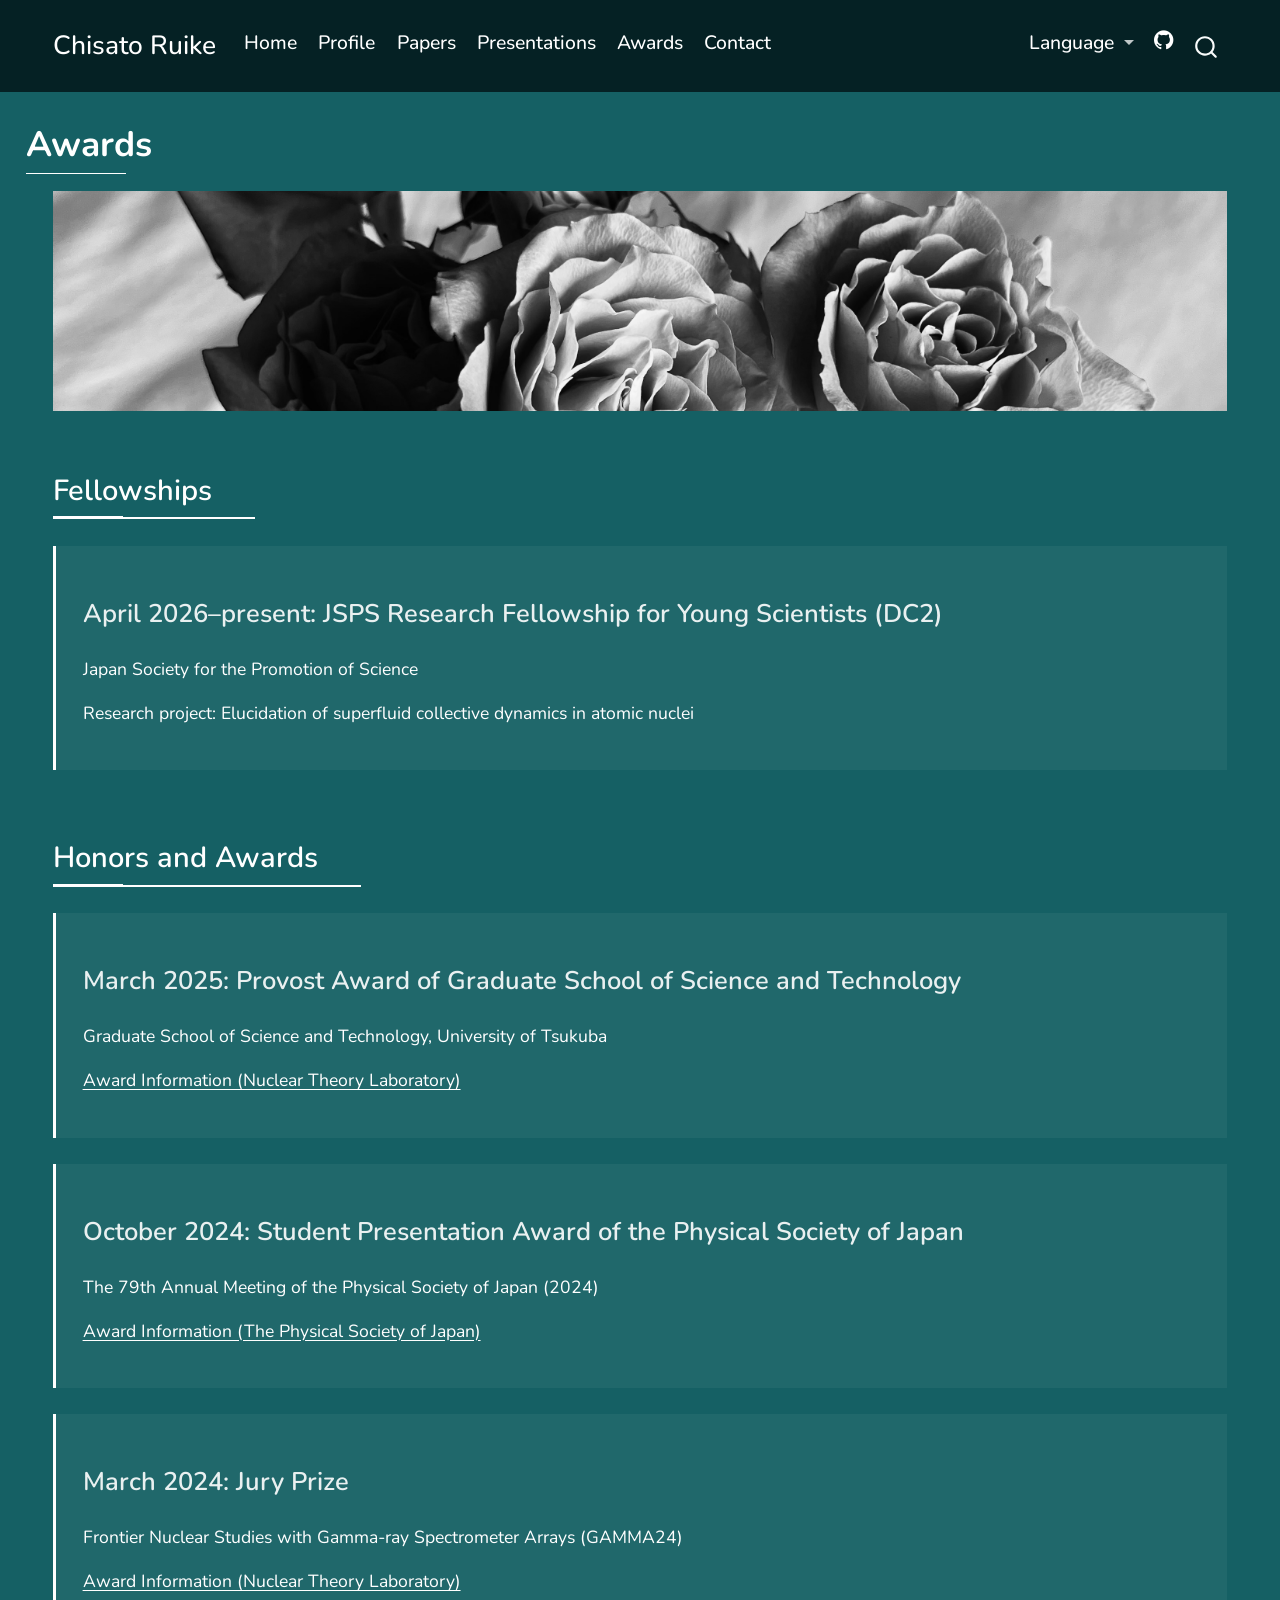
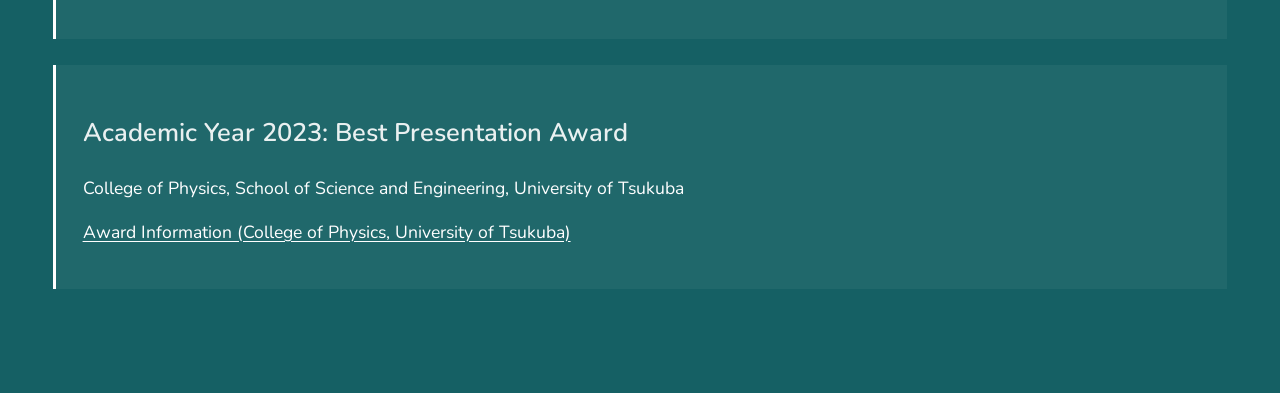
<file: docs/en/awards.html>
<!DOCTYPE html>
<html xmlns="http://www.w3.org/1999/xhtml" lang="en" xml:lang="en"><head>

<meta charset="utf-8">
<meta name="generator" content="quarto-1.7.31">

<meta name="viewport" content="width=device-width, initial-scale=1.0, user-scalable=yes">


<title>Awards – Chisato Ruike</title>
<style>
code{white-space: pre-wrap;}
span.smallcaps{font-variant: small-caps;}
div.columns{display: flex; gap: min(4vw, 1.5em);}
div.column{flex: auto; overflow-x: auto;}
div.hanging-indent{margin-left: 1.5em; text-indent: -1.5em;}
ul.task-list{list-style: none;}
ul.task-list li input[type="checkbox"] {
  width: 0.8em;
  margin: 0 0.8em 0.2em -1em; /* quarto-specific, see https://github.com/quarto-dev/quarto-cli/issues/4556 */ 
  vertical-align: middle;
}
</style>


<script src="site_libs/quarto-nav/quarto-nav.js"></script>
<script src="site_libs/quarto-nav/headroom.min.js"></script>
<script src="site_libs/clipboard/clipboard.min.js"></script>
<script src="site_libs/quarto-search/autocomplete.umd.js"></script>
<script src="site_libs/quarto-search/fuse.min.js"></script>
<script src="site_libs/quarto-search/quarto-search.js"></script>
<meta name="quarto:offset" content="./">
<script src="site_libs/quarto-html/quarto.js" type="module"></script>
<script src="site_libs/quarto-html/tabsets/tabsets.js" type="module"></script>
<script src="site_libs/quarto-html/popper.min.js"></script>
<script src="site_libs/quarto-html/tippy.umd.min.js"></script>
<script src="site_libs/quarto-html/anchor.min.js"></script>
<link href="site_libs/quarto-html/tippy.css" rel="stylesheet">
<link href="site_libs/quarto-html/quarto-syntax-highlighting-dark-8ef56b68f8fa1e9d2ba328e99e439f80.css" rel="stylesheet" id="quarto-text-highlighting-styles">
<script src="site_libs/bootstrap/bootstrap.min.js"></script>
<link href="site_libs/bootstrap/bootstrap-icons.css" rel="stylesheet">
<link href="site_libs/bootstrap/bootstrap-ca88c0de2de759c00b7eff23eca7222f.min.css" rel="stylesheet" append-hash="true" id="quarto-bootstrap" data-mode="dark">
<script id="quarto-search-options" type="application/json">{
  "location": "navbar",
  "copy-button": false,
  "collapse-after": 3,
  "panel-placement": "end",
  "type": "overlay",
  "limit": 50,
  "keyboard-shortcut": [
    "f",
    "/",
    "s"
  ],
  "show-item-context": false,
  "language": {
    "search-no-results-text": "No results",
    "search-matching-documents-text": "matching documents",
    "search-copy-link-title": "Copy link to search",
    "search-hide-matches-text": "Hide additional matches",
    "search-more-match-text": "more match in this document",
    "search-more-matches-text": "more matches in this document",
    "search-clear-button-title": "Clear",
    "search-text-placeholder": "",
    "search-detached-cancel-button-title": "Cancel",
    "search-submit-button-title": "Submit",
    "search-label": "Search"
  }
}</script>
<link href="https://fonts.googleapis.com/css2?family=Nunito:wght@400;500;600;700&amp;display=swap" rel="stylesheet">
<link rel="stylesheet" href="https://cdn.jsdelivr.net/npm/bootstrap-icons@1.10.3/font/bootstrap-icons.css">


<link rel="stylesheet" href="../styles.css">
</head>

<body class="nav-fixed quarto-light">

<div id="quarto-search-results"></div>
  <header id="quarto-header" class="headroom fixed-top">
    <nav class="navbar navbar-expand-lg " data-bs-theme="dark">
      <div class="navbar-container container-fluid">
      <div class="navbar-brand-container mx-auto">
    <a class="navbar-brand" href="./index.html">
    <span class="navbar-title">Chisato Ruike</span>
    </a>
  </div>
            <div id="quarto-search" class="" title="Search"></div>
          <button class="navbar-toggler" type="button" data-bs-toggle="collapse" data-bs-target="#navbarCollapse" aria-controls="navbarCollapse" role="menu" aria-expanded="false" aria-label="Toggle navigation" onclick="if (window.quartoToggleHeadroom) { window.quartoToggleHeadroom(); }">
  <span class="navbar-toggler-icon"></span>
</button>
          <div class="collapse navbar-collapse" id="navbarCollapse">
            <ul class="navbar-nav navbar-nav-scroll me-auto">
  <li class="nav-item">
    <a class="nav-link" href="./index.html"> 
<span class="menu-text">Home</span></a>
  </li>  
  <li class="nav-item">
    <a class="nav-link" href="./profile.html"> 
<span class="menu-text">Profile</span></a>
  </li>  
  <li class="nav-item">
    <a class="nav-link" href="./papers.html"> 
<span class="menu-text">Papers</span></a>
  </li>  
  <li class="nav-item">
    <a class="nav-link" href="./presentations.html"> 
<span class="menu-text">Presentations</span></a>
  </li>  
  <li class="nav-item">
    <a class="nav-link active" href="./awards.html" aria-current="page"> 
<span class="menu-text">Awards</span></a>
  </li>  
  <li class="nav-item">
    <a class="nav-link" href="./contact.html"> 
<span class="menu-text">Contact</span></a>
  </li>  
</ul>
            <ul class="navbar-nav navbar-nav-scroll ms-auto">
  <li class="nav-item dropdown ">
    <a class="nav-link dropdown-toggle" href="#" id="nav-menu-language" role="link" data-bs-toggle="dropdown" aria-expanded="false">
 <span class="menu-text">Language</span>
    </a>
    <ul class="dropdown-menu dropdown-menu-end" aria-labelledby="nav-menu-language">    
        <li>
    <a class="dropdown-item" href="./../index.html">
 <span class="dropdown-text">Japanese</span></a>
  </li>  
        <li>
    <a class="dropdown-item" href="./index.html">
 <span class="dropdown-text">English</span></a>
  </li>  
    </ul>
  </li>
  <li class="nav-item compact">
    <a class="nav-link" href="https://github.com/ruike_chisato"> <i class="bi bi-github" role="img">
</i> 
<span class="menu-text"></span></a>
  </li>  
</ul>
          </div> <!-- /navcollapse -->
            <div class="quarto-navbar-tools">
</div>
      </div> <!-- /container-fluid -->
    </nav>
</header>
<!-- content -->
<div id="quarto-content" class="quarto-container page-columns page-rows-contents page-layout-full page-navbar">
<!-- sidebar -->
<!-- margin-sidebar -->
    <div id="quarto-margin-sidebar" class="sidebar margin-sidebar zindex-bottom">
        
    </div>
<!-- main -->
<main class="content column-page" id="quarto-document-content">

<header id="title-block-header" class="quarto-title-block default">
<div class="quarto-title">
<h1 class="title">Awards</h1>
</div>



<div class="quarto-title-meta column-page">

    
  
    
  </div>
  


</header>


<div class="container-fluid content">
<div class="row">
<div class="col-12">
<p><img src="../images/header.jpg" class="header-image" alt="Header image"></p>
</div>
</div>
<div class="row">
<div class="col-md-12">
<h2 class="mt-4 anchored">
Fellowships
</h2>
<div class="publication">
<h3 class="anchored">
April 2026–present: JSPS Research Fellowship for Young Scientists (DC2)
</h3>
<p>
Japan Society for the Promotion of Science
</p>
<p>
Research project: Elucidation of superfluid collective dynamics in atomic nuclei
</p>
</div>
<h2 class="anchored">
Honors and Awards
</h2>
<div class="publication">
<h3 class="anchored">
March 2025: Provost Award of Graduate School of Science and Technology
</h3>
<p>
Graduate School of Science and Technology, University of Tsukuba
</p>
<p>
<a href="https://wwwnucl.ph.tsukuba.ac.jp/news/2025/03/25/2321" target="_blank">Award Information (Nuclear Theory Laboratory)</a>
</p>
</div>
<div class="publication">
<h3 class="anchored">
October 2024: Student Presentation Award of the Physical Society of Japan
</h3>
<p>
The 79th Annual Meeting of the Physical Society of Japan (2024)
</p>
<p>
<a href="https://www.jps.or.jp/activities/awards/gakusei/2024a_student_presentation_award.php" target="_blank">Award Information (The Physical Society of Japan)</a>
</p>
</div>
<div class="publication">
<h3 class="anchored">
March 2024: Jury Prize
</h3>
<p>
Frontier Nuclear Studies with Gamma-ray Spectrometer Arrays (GAMMA24)
</p>
<p>
<a href="https://wwwnucl.ph.tsukuba.ac.jp/news/2024/03/28/2024" target="_blank">Award Information (Nuclear Theory Laboratory)</a>
</p>
</div>
<div class="publication">
<h3 class="anchored">
Academic Year 2023: Best Presentation Award
</h3>
<p>
College of Physics, School of Science and Engineering, University of Tsukuba
</p>
<p>
<a href="https://www.butsuri.tsukuba.ac.jp/events/awards" target="_blank">Award Information (College of Physics, University of Tsukuba)</a>
</p>
</div>
</div>
</div>
</div>



</main> <!-- /main -->
<script id="quarto-html-after-body" type="application/javascript">
  window.document.addEventListener("DOMContentLoaded", function (event) {
    const icon = "";
    const anchorJS = new window.AnchorJS();
    anchorJS.options = {
      placement: 'right',
      icon: icon
    };
    anchorJS.add('.anchored');
    const isCodeAnnotation = (el) => {
      for (const clz of el.classList) {
        if (clz.startsWith('code-annotation-')) {                     
          return true;
        }
      }
      return false;
    }
    const onCopySuccess = function(e) {
      // button target
      const button = e.trigger;
      // don't keep focus
      button.blur();
      // flash "checked"
      button.classList.add('code-copy-button-checked');
      var currentTitle = button.getAttribute("title");
      button.setAttribute("title", "Copied!");
      let tooltip;
      if (window.bootstrap) {
        button.setAttribute("data-bs-toggle", "tooltip");
        button.setAttribute("data-bs-placement", "left");
        button.setAttribute("data-bs-title", "Copied!");
        tooltip = new bootstrap.Tooltip(button, 
          { trigger: "manual", 
            customClass: "code-copy-button-tooltip",
            offset: [0, -8]});
        tooltip.show();    
      }
      setTimeout(function() {
        if (tooltip) {
          tooltip.hide();
          button.removeAttribute("data-bs-title");
          button.removeAttribute("data-bs-toggle");
          button.removeAttribute("data-bs-placement");
        }
        button.setAttribute("title", currentTitle);
        button.classList.remove('code-copy-button-checked');
      }, 1000);
      // clear code selection
      e.clearSelection();
    }
    const getTextToCopy = function(trigger) {
        const codeEl = trigger.previousElementSibling.cloneNode(true);
        for (const childEl of codeEl.children) {
          if (isCodeAnnotation(childEl)) {
            childEl.remove();
          }
        }
        return codeEl.innerText;
    }
    const clipboard = new window.ClipboardJS('.code-copy-button:not([data-in-quarto-modal])', {
      text: getTextToCopy
    });
    clipboard.on('success', onCopySuccess);
    if (window.document.getElementById('quarto-embedded-source-code-modal')) {
      const clipboardModal = new window.ClipboardJS('.code-copy-button[data-in-quarto-modal]', {
        text: getTextToCopy,
        container: window.document.getElementById('quarto-embedded-source-code-modal')
      });
      clipboardModal.on('success', onCopySuccess);
    }
      var localhostRegex = new RegExp(/^(?:http|https):\/\/localhost\:?[0-9]*\//);
      var mailtoRegex = new RegExp(/^mailto:/);
        var filterRegex = new RegExp('/' + window.location.host + '/');
      var isInternal = (href) => {
          return filterRegex.test(href) || localhostRegex.test(href) || mailtoRegex.test(href);
      }
      // Inspect non-navigation links and adorn them if external
     var links = window.document.querySelectorAll('a[href]:not(.nav-link):not(.navbar-brand):not(.toc-action):not(.sidebar-link):not(.sidebar-item-toggle):not(.pagination-link):not(.no-external):not([aria-hidden]):not(.dropdown-item):not(.quarto-navigation-tool):not(.about-link)');
      for (var i=0; i<links.length; i++) {
        const link = links[i];
        if (!isInternal(link.href)) {
          // undo the damage that might have been done by quarto-nav.js in the case of
          // links that we want to consider external
          if (link.dataset.originalHref !== undefined) {
            link.href = link.dataset.originalHref;
          }
        }
      }
    function tippyHover(el, contentFn, onTriggerFn, onUntriggerFn) {
      const config = {
        allowHTML: true,
        maxWidth: 500,
        delay: 100,
        arrow: false,
        appendTo: function(el) {
            return el.parentElement;
        },
        interactive: true,
        interactiveBorder: 10,
        theme: 'quarto',
        placement: 'bottom-start',
      };
      if (contentFn) {
        config.content = contentFn;
      }
      if (onTriggerFn) {
        config.onTrigger = onTriggerFn;
      }
      if (onUntriggerFn) {
        config.onUntrigger = onUntriggerFn;
      }
      window.tippy(el, config); 
    }
    const noterefs = window.document.querySelectorAll('a[role="doc-noteref"]');
    for (var i=0; i<noterefs.length; i++) {
      const ref = noterefs[i];
      tippyHover(ref, function() {
        // use id or data attribute instead here
        let href = ref.getAttribute('data-footnote-href') || ref.getAttribute('href');
        try { href = new URL(href).hash; } catch {}
        const id = href.replace(/^#\/?/, "");
        const note = window.document.getElementById(id);
        if (note) {
          return note.innerHTML;
        } else {
          return "";
        }
      });
    }
    const xrefs = window.document.querySelectorAll('a.quarto-xref');
    const processXRef = (id, note) => {
      // Strip column container classes
      const stripColumnClz = (el) => {
        el.classList.remove("page-full", "page-columns");
        if (el.children) {
          for (const child of el.children) {
            stripColumnClz(child);
          }
        }
      }
      stripColumnClz(note)
      if (id === null || id.startsWith('sec-')) {
        // Special case sections, only their first couple elements
        const container = document.createElement("div");
        if (note.children && note.children.length > 2) {
          container.appendChild(note.children[0].cloneNode(true));
          for (let i = 1; i < note.children.length; i++) {
            const child = note.children[i];
            if (child.tagName === "P" && child.innerText === "") {
              continue;
            } else {
              container.appendChild(child.cloneNode(true));
              break;
            }
          }
          if (window.Quarto?.typesetMath) {
            window.Quarto.typesetMath(container);
          }
          return container.innerHTML
        } else {
          if (window.Quarto?.typesetMath) {
            window.Quarto.typesetMath(note);
          }
          return note.innerHTML;
        }
      } else {
        // Remove any anchor links if they are present
        const anchorLink = note.querySelector('a.anchorjs-link');
        if (anchorLink) {
          anchorLink.remove();
        }
        if (window.Quarto?.typesetMath) {
          window.Quarto.typesetMath(note);
        }
        if (note.classList.contains("callout")) {
          return note.outerHTML;
        } else {
          return note.innerHTML;
        }
      }
    }
    for (var i=0; i<xrefs.length; i++) {
      const xref = xrefs[i];
      tippyHover(xref, undefined, function(instance) {
        instance.disable();
        let url = xref.getAttribute('href');
        let hash = undefined; 
        if (url.startsWith('#')) {
          hash = url;
        } else {
          try { hash = new URL(url).hash; } catch {}
        }
        if (hash) {
          const id = hash.replace(/^#\/?/, "");
          const note = window.document.getElementById(id);
          if (note !== null) {
            try {
              const html = processXRef(id, note.cloneNode(true));
              instance.setContent(html);
            } finally {
              instance.enable();
              instance.show();
            }
          } else {
            // See if we can fetch this
            fetch(url.split('#')[0])
            .then(res => res.text())
            .then(html => {
              const parser = new DOMParser();
              const htmlDoc = parser.parseFromString(html, "text/html");
              const note = htmlDoc.getElementById(id);
              if (note !== null) {
                const html = processXRef(id, note);
                instance.setContent(html);
              } 
            }).finally(() => {
              instance.enable();
              instance.show();
            });
          }
        } else {
          // See if we can fetch a full url (with no hash to target)
          // This is a special case and we should probably do some content thinning / targeting
          fetch(url)
          .then(res => res.text())
          .then(html => {
            const parser = new DOMParser();
            const htmlDoc = parser.parseFromString(html, "text/html");
            const note = htmlDoc.querySelector('main.content');
            if (note !== null) {
              // This should only happen for chapter cross references
              // (since there is no id in the URL)
              // remove the first header
              if (note.children.length > 0 && note.children[0].tagName === "HEADER") {
                note.children[0].remove();
              }
              const html = processXRef(null, note);
              instance.setContent(html);
            } 
          }).finally(() => {
            instance.enable();
            instance.show();
          });
        }
      }, function(instance) {
      });
    }
        let selectedAnnoteEl;
        const selectorForAnnotation = ( cell, annotation) => {
          let cellAttr = 'data-code-cell="' + cell + '"';
          let lineAttr = 'data-code-annotation="' +  annotation + '"';
          const selector = 'span[' + cellAttr + '][' + lineAttr + ']';
          return selector;
        }
        const selectCodeLines = (annoteEl) => {
          const doc = window.document;
          const targetCell = annoteEl.getAttribute("data-target-cell");
          const targetAnnotation = annoteEl.getAttribute("data-target-annotation");
          const annoteSpan = window.document.querySelector(selectorForAnnotation(targetCell, targetAnnotation));
          const lines = annoteSpan.getAttribute("data-code-lines").split(",");
          const lineIds = lines.map((line) => {
            return targetCell + "-" + line;
          })
          let top = null;
          let height = null;
          let parent = null;
          if (lineIds.length > 0) {
              //compute the position of the single el (top and bottom and make a div)
              const el = window.document.getElementById(lineIds[0]);
              top = el.offsetTop;
              height = el.offsetHeight;
              parent = el.parentElement.parentElement;
            if (lineIds.length > 1) {
              const lastEl = window.document.getElementById(lineIds[lineIds.length - 1]);
              const bottom = lastEl.offsetTop + lastEl.offsetHeight;
              height = bottom - top;
            }
            if (top !== null && height !== null && parent !== null) {
              // cook up a div (if necessary) and position it 
              let div = window.document.getElementById("code-annotation-line-highlight");
              if (div === null) {
                div = window.document.createElement("div");
                div.setAttribute("id", "code-annotation-line-highlight");
                div.style.position = 'absolute';
                parent.appendChild(div);
              }
              div.style.top = top - 2 + "px";
              div.style.height = height + 4 + "px";
              div.style.left = 0;
              let gutterDiv = window.document.getElementById("code-annotation-line-highlight-gutter");
              if (gutterDiv === null) {
                gutterDiv = window.document.createElement("div");
                gutterDiv.setAttribute("id", "code-annotation-line-highlight-gutter");
                gutterDiv.style.position = 'absolute';
                const codeCell = window.document.getElementById(targetCell);
                const gutter = codeCell.querySelector('.code-annotation-gutter');
                gutter.appendChild(gutterDiv);
              }
              gutterDiv.style.top = top - 2 + "px";
              gutterDiv.style.height = height + 4 + "px";
            }
            selectedAnnoteEl = annoteEl;
          }
        };
        const unselectCodeLines = () => {
          const elementsIds = ["code-annotation-line-highlight", "code-annotation-line-highlight-gutter"];
          elementsIds.forEach((elId) => {
            const div = window.document.getElementById(elId);
            if (div) {
              div.remove();
            }
          });
          selectedAnnoteEl = undefined;
        };
          // Handle positioning of the toggle
      window.addEventListener(
        "resize",
        throttle(() => {
          elRect = undefined;
          if (selectedAnnoteEl) {
            selectCodeLines(selectedAnnoteEl);
          }
        }, 10)
      );
      function throttle(fn, ms) {
      let throttle = false;
      let timer;
        return (...args) => {
          if(!throttle) { // first call gets through
              fn.apply(this, args);
              throttle = true;
          } else { // all the others get throttled
              if(timer) clearTimeout(timer); // cancel #2
              timer = setTimeout(() => {
                fn.apply(this, args);
                timer = throttle = false;
              }, ms);
          }
        };
      }
        // Attach click handler to the DT
        const annoteDls = window.document.querySelectorAll('dt[data-target-cell]');
        for (const annoteDlNode of annoteDls) {
          annoteDlNode.addEventListener('click', (event) => {
            const clickedEl = event.target;
            if (clickedEl !== selectedAnnoteEl) {
              unselectCodeLines();
              const activeEl = window.document.querySelector('dt[data-target-cell].code-annotation-active');
              if (activeEl) {
                activeEl.classList.remove('code-annotation-active');
              }
              selectCodeLines(clickedEl);
              clickedEl.classList.add('code-annotation-active');
            } else {
              // Unselect the line
              unselectCodeLines();
              clickedEl.classList.remove('code-annotation-active');
            }
          });
        }
    const findCites = (el) => {
      const parentEl = el.parentElement;
      if (parentEl) {
        const cites = parentEl.dataset.cites;
        if (cites) {
          return {
            el,
            cites: cites.split(' ')
          };
        } else {
          return findCites(el.parentElement)
        }
      } else {
        return undefined;
      }
    };
    var bibliorefs = window.document.querySelectorAll('a[role="doc-biblioref"]');
    for (var i=0; i<bibliorefs.length; i++) {
      const ref = bibliorefs[i];
      const citeInfo = findCites(ref);
      if (citeInfo) {
        tippyHover(citeInfo.el, function() {
          var popup = window.document.createElement('div');
          citeInfo.cites.forEach(function(cite) {
            var citeDiv = window.document.createElement('div');
            citeDiv.classList.add('hanging-indent');
            citeDiv.classList.add('csl-entry');
            var biblioDiv = window.document.getElementById('ref-' + cite);
            if (biblioDiv) {
              citeDiv.innerHTML = biblioDiv.innerHTML;
            }
            popup.appendChild(citeDiv);
          });
          return popup.innerHTML;
        });
      }
    }
  });
  </script>
</div> <!-- /content -->




</body></html>
</file>
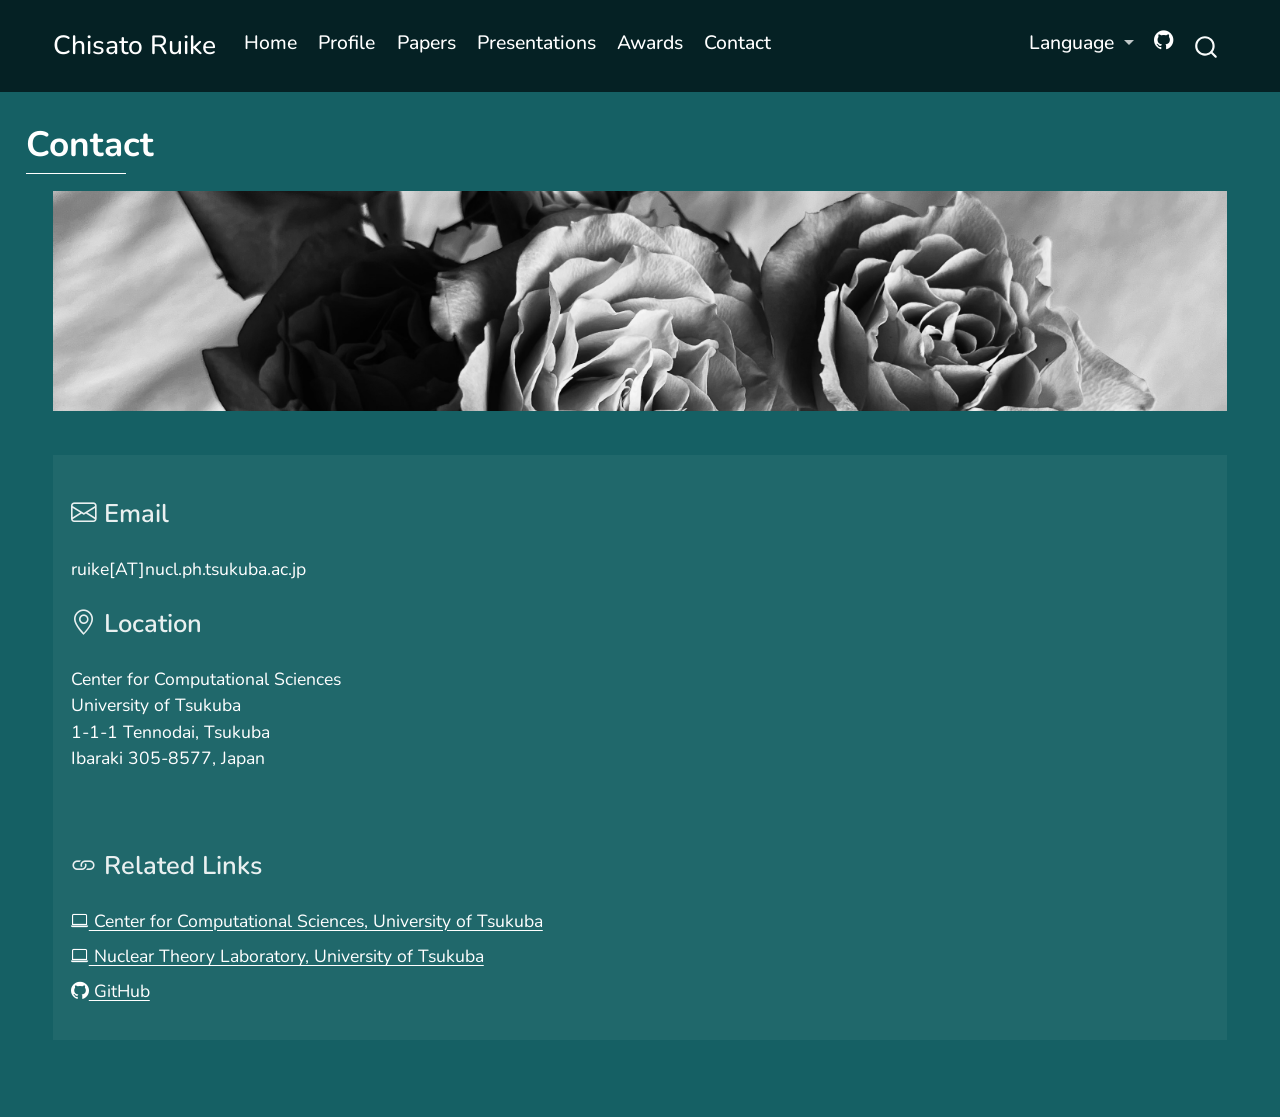
<file: docs/en/contact.html>
<!DOCTYPE html>
<html xmlns="http://www.w3.org/1999/xhtml" lang="en" xml:lang="en"><head>

<meta charset="utf-8">
<meta name="generator" content="quarto-1.7.31">

<meta name="viewport" content="width=device-width, initial-scale=1.0, user-scalable=yes">


<title>Contact – Chisato Ruike</title>
<style>
code{white-space: pre-wrap;}
span.smallcaps{font-variant: small-caps;}
div.columns{display: flex; gap: min(4vw, 1.5em);}
div.column{flex: auto; overflow-x: auto;}
div.hanging-indent{margin-left: 1.5em; text-indent: -1.5em;}
ul.task-list{list-style: none;}
ul.task-list li input[type="checkbox"] {
  width: 0.8em;
  margin: 0 0.8em 0.2em -1em; /* quarto-specific, see https://github.com/quarto-dev/quarto-cli/issues/4556 */ 
  vertical-align: middle;
}
</style>


<script src="site_libs/quarto-nav/quarto-nav.js"></script>
<script src="site_libs/quarto-nav/headroom.min.js"></script>
<script src="site_libs/clipboard/clipboard.min.js"></script>
<script src="site_libs/quarto-search/autocomplete.umd.js"></script>
<script src="site_libs/quarto-search/fuse.min.js"></script>
<script src="site_libs/quarto-search/quarto-search.js"></script>
<meta name="quarto:offset" content="./">
<script src="site_libs/quarto-html/quarto.js" type="module"></script>
<script src="site_libs/quarto-html/tabsets/tabsets.js" type="module"></script>
<script src="site_libs/quarto-html/popper.min.js"></script>
<script src="site_libs/quarto-html/tippy.umd.min.js"></script>
<script src="site_libs/quarto-html/anchor.min.js"></script>
<link href="site_libs/quarto-html/tippy.css" rel="stylesheet">
<link href="site_libs/quarto-html/quarto-syntax-highlighting-dark-8ef56b68f8fa1e9d2ba328e99e439f80.css" rel="stylesheet" id="quarto-text-highlighting-styles">
<script src="site_libs/bootstrap/bootstrap.min.js"></script>
<link href="site_libs/bootstrap/bootstrap-icons.css" rel="stylesheet">
<link href="site_libs/bootstrap/bootstrap-ca88c0de2de759c00b7eff23eca7222f.min.css" rel="stylesheet" append-hash="true" id="quarto-bootstrap" data-mode="dark">
<script id="quarto-search-options" type="application/json">{
  "location": "navbar",
  "copy-button": false,
  "collapse-after": 3,
  "panel-placement": "end",
  "type": "overlay",
  "limit": 50,
  "keyboard-shortcut": [
    "f",
    "/",
    "s"
  ],
  "show-item-context": false,
  "language": {
    "search-no-results-text": "No results",
    "search-matching-documents-text": "matching documents",
    "search-copy-link-title": "Copy link to search",
    "search-hide-matches-text": "Hide additional matches",
    "search-more-match-text": "more match in this document",
    "search-more-matches-text": "more matches in this document",
    "search-clear-button-title": "Clear",
    "search-text-placeholder": "",
    "search-detached-cancel-button-title": "Cancel",
    "search-submit-button-title": "Submit",
    "search-label": "Search"
  }
}</script>
<link href="https://fonts.googleapis.com/css2?family=Nunito:wght@400;500;600;700&amp;display=swap" rel="stylesheet">
<link rel="stylesheet" href="https://cdn.jsdelivr.net/npm/bootstrap-icons@1.10.3/font/bootstrap-icons.css">


<link rel="stylesheet" href="../styles.css">
</head>

<body class="nav-fixed quarto-light">

<div id="quarto-search-results"></div>
  <header id="quarto-header" class="headroom fixed-top">
    <nav class="navbar navbar-expand-lg " data-bs-theme="dark">
      <div class="navbar-container container-fluid">
      <div class="navbar-brand-container mx-auto">
    <a class="navbar-brand" href="./index.html">
    <span class="navbar-title">Chisato Ruike</span>
    </a>
  </div>
            <div id="quarto-search" class="" title="Search"></div>
          <button class="navbar-toggler" type="button" data-bs-toggle="collapse" data-bs-target="#navbarCollapse" aria-controls="navbarCollapse" role="menu" aria-expanded="false" aria-label="Toggle navigation" onclick="if (window.quartoToggleHeadroom) { window.quartoToggleHeadroom(); }">
  <span class="navbar-toggler-icon"></span>
</button>
          <div class="collapse navbar-collapse" id="navbarCollapse">
            <ul class="navbar-nav navbar-nav-scroll me-auto">
  <li class="nav-item">
    <a class="nav-link" href="./index.html"> 
<span class="menu-text">Home</span></a>
  </li>  
  <li class="nav-item">
    <a class="nav-link" href="./profile.html"> 
<span class="menu-text">Profile</span></a>
  </li>  
  <li class="nav-item">
    <a class="nav-link" href="./papers.html"> 
<span class="menu-text">Papers</span></a>
  </li>  
  <li class="nav-item">
    <a class="nav-link" href="./presentations.html"> 
<span class="menu-text">Presentations</span></a>
  </li>  
  <li class="nav-item">
    <a class="nav-link" href="./awards.html"> 
<span class="menu-text">Awards</span></a>
  </li>  
  <li class="nav-item">
    <a class="nav-link active" href="./contact.html" aria-current="page"> 
<span class="menu-text">Contact</span></a>
  </li>  
</ul>
            <ul class="navbar-nav navbar-nav-scroll ms-auto">
  <li class="nav-item dropdown ">
    <a class="nav-link dropdown-toggle" href="#" id="nav-menu-language" role="link" data-bs-toggle="dropdown" aria-expanded="false">
 <span class="menu-text">Language</span>
    </a>
    <ul class="dropdown-menu dropdown-menu-end" aria-labelledby="nav-menu-language">    
        <li>
    <a class="dropdown-item" href="./../index.html">
 <span class="dropdown-text">Japanese</span></a>
  </li>  
        <li>
    <a class="dropdown-item" href="./index.html">
 <span class="dropdown-text">English</span></a>
  </li>  
    </ul>
  </li>
  <li class="nav-item compact">
    <a class="nav-link" href="https://github.com/ruike_chisato"> <i class="bi bi-github" role="img">
</i> 
<span class="menu-text"></span></a>
  </li>  
</ul>
          </div> <!-- /navcollapse -->
            <div class="quarto-navbar-tools">
</div>
      </div> <!-- /container-fluid -->
    </nav>
</header>
<!-- content -->
<div id="quarto-content" class="quarto-container page-columns page-rows-contents page-layout-full page-navbar">
<!-- sidebar -->
<!-- margin-sidebar -->
    <div id="quarto-margin-sidebar" class="sidebar margin-sidebar zindex-bottom">
        
    </div>
<!-- main -->
<main class="content column-page" id="quarto-document-content">

<header id="title-block-header" class="quarto-title-block default">
<div class="quarto-title">
<h1 class="title">Contact</h1>
</div>



<div class="quarto-title-meta column-page">

    
  
    
  </div>
  


</header>


<div class="container-fluid content">
<div class="row">
<div class="col-12">
<p><img src="../images/header.jpg" class="header-image" alt="Header image"></p>
</div>
</div>
<div class="row">
<div class="col-md-12">
<div class="row mt-4">
<div class="col-md-6">
<div class="card contact-card">
<div class="card-body">
<h3 class="anchored">
<i class="bi bi-envelope"></i> Email
</h3>
<p>
ruike[AT]nucl.ph.tsukuba.ac.jp
</p>
<h3 class="mt-4 anchored">
<i class="bi bi-geo-alt"></i> Location
</h3>
<p>
Center for Computational Sciences<br> University of Tsukuba<br> 1-1-1 Tennodai, Tsukuba<br> Ibaraki 305-8577, Japan
</p>
</div>
</div>
</div>
<div class="col-md-6">
<div class="card contact-card">
<div class="card-body">
<h3 class="anchored">
<i class="bi bi-link"></i> Related Links
</h3>
<ul class="list-unstyled">
<li>
<a href="https://www.ccs.tsukuba.ac.jp/eng/" target="_blank"><i class="bi bi-laptop"></i> Center for Computational Sciences, University of Tsukuba</a>
</li>
<li>
<a href="https://wwwnucl.ph.tsukuba.ac.jp/" target="_blank"><i class="bi bi-laptop"></i> Nuclear Theory Laboratory, University of Tsukuba</a>
</li>
<li>
<a href="https://github.com/yourusername" target="_blank"><i class="bi bi-github"></i> GitHub</a>
</li>
<!-- <li><a href="https://www.instagram.com/___toilet/" target="_blank"><i class="bi bi-instagram"></i> Instagram</a></li> -->
</ul>
</div>
</div>
</div>
</div>
</div>
</div>
</div>
</main></div>



 <!-- /main -->
<script id="quarto-html-after-body" type="application/javascript">
  window.document.addEventListener("DOMContentLoaded", function (event) {
    const icon = "";
    const anchorJS = new window.AnchorJS();
    anchorJS.options = {
      placement: 'right',
      icon: icon
    };
    anchorJS.add('.anchored');
    const isCodeAnnotation = (el) => {
      for (const clz of el.classList) {
        if (clz.startsWith('code-annotation-')) {                     
          return true;
        }
      }
      return false;
    }
    const onCopySuccess = function(e) {
      // button target
      const button = e.trigger;
      // don't keep focus
      button.blur();
      // flash "checked"
      button.classList.add('code-copy-button-checked');
      var currentTitle = button.getAttribute("title");
      button.setAttribute("title", "Copied!");
      let tooltip;
      if (window.bootstrap) {
        button.setAttribute("data-bs-toggle", "tooltip");
        button.setAttribute("data-bs-placement", "left");
        button.setAttribute("data-bs-title", "Copied!");
        tooltip = new bootstrap.Tooltip(button, 
          { trigger: "manual", 
            customClass: "code-copy-button-tooltip",
            offset: [0, -8]});
        tooltip.show();    
      }
      setTimeout(function() {
        if (tooltip) {
          tooltip.hide();
          button.removeAttribute("data-bs-title");
          button.removeAttribute("data-bs-toggle");
          button.removeAttribute("data-bs-placement");
        }
        button.setAttribute("title", currentTitle);
        button.classList.remove('code-copy-button-checked');
      }, 1000);
      // clear code selection
      e.clearSelection();
    }
    const getTextToCopy = function(trigger) {
        const codeEl = trigger.previousElementSibling.cloneNode(true);
        for (const childEl of codeEl.children) {
          if (isCodeAnnotation(childEl)) {
            childEl.remove();
          }
        }
        return codeEl.innerText;
    }
    const clipboard = new window.ClipboardJS('.code-copy-button:not([data-in-quarto-modal])', {
      text: getTextToCopy
    });
    clipboard.on('success', onCopySuccess);
    if (window.document.getElementById('quarto-embedded-source-code-modal')) {
      const clipboardModal = new window.ClipboardJS('.code-copy-button[data-in-quarto-modal]', {
        text: getTextToCopy,
        container: window.document.getElementById('quarto-embedded-source-code-modal')
      });
      clipboardModal.on('success', onCopySuccess);
    }
      var localhostRegex = new RegExp(/^(?:http|https):\/\/localhost\:?[0-9]*\//);
      var mailtoRegex = new RegExp(/^mailto:/);
        var filterRegex = new RegExp('/' + window.location.host + '/');
      var isInternal = (href) => {
          return filterRegex.test(href) || localhostRegex.test(href) || mailtoRegex.test(href);
      }
      // Inspect non-navigation links and adorn them if external
     var links = window.document.querySelectorAll('a[href]:not(.nav-link):not(.navbar-brand):not(.toc-action):not(.sidebar-link):not(.sidebar-item-toggle):not(.pagination-link):not(.no-external):not([aria-hidden]):not(.dropdown-item):not(.quarto-navigation-tool):not(.about-link)');
      for (var i=0; i<links.length; i++) {
        const link = links[i];
        if (!isInternal(link.href)) {
          // undo the damage that might have been done by quarto-nav.js in the case of
          // links that we want to consider external
          if (link.dataset.originalHref !== undefined) {
            link.href = link.dataset.originalHref;
          }
        }
      }
    function tippyHover(el, contentFn, onTriggerFn, onUntriggerFn) {
      const config = {
        allowHTML: true,
        maxWidth: 500,
        delay: 100,
        arrow: false,
        appendTo: function(el) {
            return el.parentElement;
        },
        interactive: true,
        interactiveBorder: 10,
        theme: 'quarto',
        placement: 'bottom-start',
      };
      if (contentFn) {
        config.content = contentFn;
      }
      if (onTriggerFn) {
        config.onTrigger = onTriggerFn;
      }
      if (onUntriggerFn) {
        config.onUntrigger = onUntriggerFn;
      }
      window.tippy(el, config); 
    }
    const noterefs = window.document.querySelectorAll('a[role="doc-noteref"]');
    for (var i=0; i<noterefs.length; i++) {
      const ref = noterefs[i];
      tippyHover(ref, function() {
        // use id or data attribute instead here
        let href = ref.getAttribute('data-footnote-href') || ref.getAttribute('href');
        try { href = new URL(href).hash; } catch {}
        const id = href.replace(/^#\/?/, "");
        const note = window.document.getElementById(id);
        if (note) {
          return note.innerHTML;
        } else {
          return "";
        }
      });
    }
    const xrefs = window.document.querySelectorAll('a.quarto-xref');
    const processXRef = (id, note) => {
      // Strip column container classes
      const stripColumnClz = (el) => {
        el.classList.remove("page-full", "page-columns");
        if (el.children) {
          for (const child of el.children) {
            stripColumnClz(child);
          }
        }
      }
      stripColumnClz(note)
      if (id === null || id.startsWith('sec-')) {
        // Special case sections, only their first couple elements
        const container = document.createElement("div");
        if (note.children && note.children.length > 2) {
          container.appendChild(note.children[0].cloneNode(true));
          for (let i = 1; i < note.children.length; i++) {
            const child = note.children[i];
            if (child.tagName === "P" && child.innerText === "") {
              continue;
            } else {
              container.appendChild(child.cloneNode(true));
              break;
            }
          }
          if (window.Quarto?.typesetMath) {
            window.Quarto.typesetMath(container);
          }
          return container.innerHTML
        } else {
          if (window.Quarto?.typesetMath) {
            window.Quarto.typesetMath(note);
          }
          return note.innerHTML;
        }
      } else {
        // Remove any anchor links if they are present
        const anchorLink = note.querySelector('a.anchorjs-link');
        if (anchorLink) {
          anchorLink.remove();
        }
        if (window.Quarto?.typesetMath) {
          window.Quarto.typesetMath(note);
        }
        if (note.classList.contains("callout")) {
          return note.outerHTML;
        } else {
          return note.innerHTML;
        }
      }
    }
    for (var i=0; i<xrefs.length; i++) {
      const xref = xrefs[i];
      tippyHover(xref, undefined, function(instance) {
        instance.disable();
        let url = xref.getAttribute('href');
        let hash = undefined; 
        if (url.startsWith('#')) {
          hash = url;
        } else {
          try { hash = new URL(url).hash; } catch {}
        }
        if (hash) {
          const id = hash.replace(/^#\/?/, "");
          const note = window.document.getElementById(id);
          if (note !== null) {
            try {
              const html = processXRef(id, note.cloneNode(true));
              instance.setContent(html);
            } finally {
              instance.enable();
              instance.show();
            }
          } else {
            // See if we can fetch this
            fetch(url.split('#')[0])
            .then(res => res.text())
            .then(html => {
              const parser = new DOMParser();
              const htmlDoc = parser.parseFromString(html, "text/html");
              const note = htmlDoc.getElementById(id);
              if (note !== null) {
                const html = processXRef(id, note);
                instance.setContent(html);
              } 
            }).finally(() => {
              instance.enable();
              instance.show();
            });
          }
        } else {
          // See if we can fetch a full url (with no hash to target)
          // This is a special case and we should probably do some content thinning / targeting
          fetch(url)
          .then(res => res.text())
          .then(html => {
            const parser = new DOMParser();
            const htmlDoc = parser.parseFromString(html, "text/html");
            const note = htmlDoc.querySelector('main.content');
            if (note !== null) {
              // This should only happen for chapter cross references
              // (since there is no id in the URL)
              // remove the first header
              if (note.children.length > 0 && note.children[0].tagName === "HEADER") {
                note.children[0].remove();
              }
              const html = processXRef(null, note);
              instance.setContent(html);
            } 
          }).finally(() => {
            instance.enable();
            instance.show();
          });
        }
      }, function(instance) {
      });
    }
        let selectedAnnoteEl;
        const selectorForAnnotation = ( cell, annotation) => {
          let cellAttr = 'data-code-cell="' + cell + '"';
          let lineAttr = 'data-code-annotation="' +  annotation + '"';
          const selector = 'span[' + cellAttr + '][' + lineAttr + ']';
          return selector;
        }
        const selectCodeLines = (annoteEl) => {
          const doc = window.document;
          const targetCell = annoteEl.getAttribute("data-target-cell");
          const targetAnnotation = annoteEl.getAttribute("data-target-annotation");
          const annoteSpan = window.document.querySelector(selectorForAnnotation(targetCell, targetAnnotation));
          const lines = annoteSpan.getAttribute("data-code-lines").split(",");
          const lineIds = lines.map((line) => {
            return targetCell + "-" + line;
          })
          let top = null;
          let height = null;
          let parent = null;
          if (lineIds.length > 0) {
              //compute the position of the single el (top and bottom and make a div)
              const el = window.document.getElementById(lineIds[0]);
              top = el.offsetTop;
              height = el.offsetHeight;
              parent = el.parentElement.parentElement;
            if (lineIds.length > 1) {
              const lastEl = window.document.getElementById(lineIds[lineIds.length - 1]);
              const bottom = lastEl.offsetTop + lastEl.offsetHeight;
              height = bottom - top;
            }
            if (top !== null && height !== null && parent !== null) {
              // cook up a div (if necessary) and position it 
              let div = window.document.getElementById("code-annotation-line-highlight");
              if (div === null) {
                div = window.document.createElement("div");
                div.setAttribute("id", "code-annotation-line-highlight");
                div.style.position = 'absolute';
                parent.appendChild(div);
              }
              div.style.top = top - 2 + "px";
              div.style.height = height + 4 + "px";
              div.style.left = 0;
              let gutterDiv = window.document.getElementById("code-annotation-line-highlight-gutter");
              if (gutterDiv === null) {
                gutterDiv = window.document.createElement("div");
                gutterDiv.setAttribute("id", "code-annotation-line-highlight-gutter");
                gutterDiv.style.position = 'absolute';
                const codeCell = window.document.getElementById(targetCell);
                const gutter = codeCell.querySelector('.code-annotation-gutter');
                gutter.appendChild(gutterDiv);
              }
              gutterDiv.style.top = top - 2 + "px";
              gutterDiv.style.height = height + 4 + "px";
            }
            selectedAnnoteEl = annoteEl;
          }
        };
        const unselectCodeLines = () => {
          const elementsIds = ["code-annotation-line-highlight", "code-annotation-line-highlight-gutter"];
          elementsIds.forEach((elId) => {
            const div = window.document.getElementById(elId);
            if (div) {
              div.remove();
            }
          });
          selectedAnnoteEl = undefined;
        };
          // Handle positioning of the toggle
      window.addEventListener(
        "resize",
        throttle(() => {
          elRect = undefined;
          if (selectedAnnoteEl) {
            selectCodeLines(selectedAnnoteEl);
          }
        }, 10)
      );
      function throttle(fn, ms) {
      let throttle = false;
      let timer;
        return (...args) => {
          if(!throttle) { // first call gets through
              fn.apply(this, args);
              throttle = true;
          } else { // all the others get throttled
              if(timer) clearTimeout(timer); // cancel #2
              timer = setTimeout(() => {
                fn.apply(this, args);
                timer = throttle = false;
              }, ms);
          }
        };
      }
        // Attach click handler to the DT
        const annoteDls = window.document.querySelectorAll('dt[data-target-cell]');
        for (const annoteDlNode of annoteDls) {
          annoteDlNode.addEventListener('click', (event) => {
            const clickedEl = event.target;
            if (clickedEl !== selectedAnnoteEl) {
              unselectCodeLines();
              const activeEl = window.document.querySelector('dt[data-target-cell].code-annotation-active');
              if (activeEl) {
                activeEl.classList.remove('code-annotation-active');
              }
              selectCodeLines(clickedEl);
              clickedEl.classList.add('code-annotation-active');
            } else {
              // Unselect the line
              unselectCodeLines();
              clickedEl.classList.remove('code-annotation-active');
            }
          });
        }
    const findCites = (el) => {
      const parentEl = el.parentElement;
      if (parentEl) {
        const cites = parentEl.dataset.cites;
        if (cites) {
          return {
            el,
            cites: cites.split(' ')
          };
        } else {
          return findCites(el.parentElement)
        }
      } else {
        return undefined;
      }
    };
    var bibliorefs = window.document.querySelectorAll('a[role="doc-biblioref"]');
    for (var i=0; i<bibliorefs.length; i++) {
      const ref = bibliorefs[i];
      const citeInfo = findCites(ref);
      if (citeInfo) {
        tippyHover(citeInfo.el, function() {
          var popup = window.document.createElement('div');
          citeInfo.cites.forEach(function(cite) {
            var citeDiv = window.document.createElement('div');
            citeDiv.classList.add('hanging-indent');
            citeDiv.classList.add('csl-entry');
            var biblioDiv = window.document.getElementById('ref-' + cite);
            if (biblioDiv) {
              citeDiv.innerHTML = biblioDiv.innerHTML;
            }
            popup.appendChild(citeDiv);
          });
          return popup.innerHTML;
        });
      }
    }
  });
  </script>
 <!-- /content -->




</body></html>
</file>
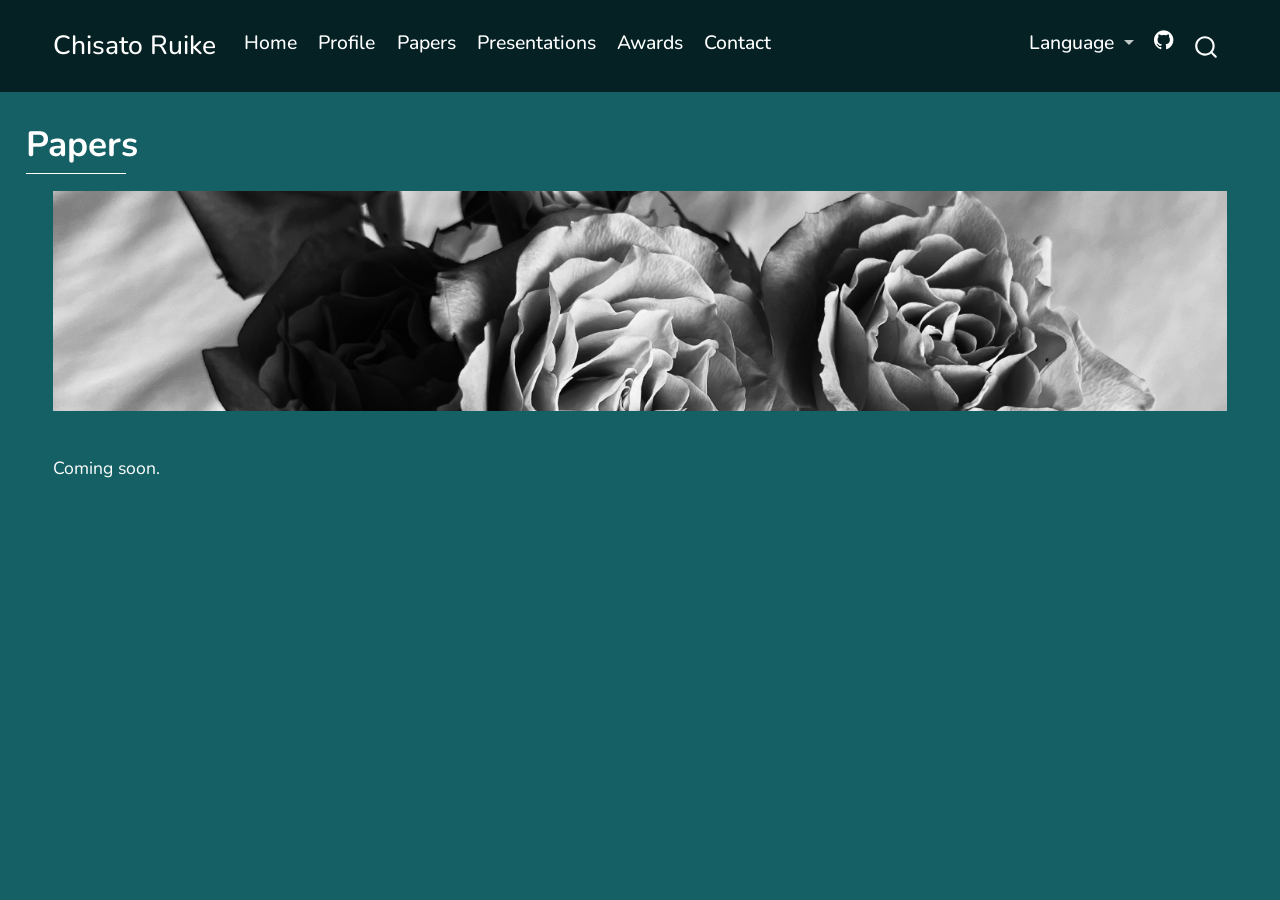
<file: docs/en/papers.html>
<!DOCTYPE html>
<html xmlns="http://www.w3.org/1999/xhtml" lang="en" xml:lang="en"><head>

<meta charset="utf-8">
<meta name="generator" content="quarto-1.7.31">

<meta name="viewport" content="width=device-width, initial-scale=1.0, user-scalable=yes">


<title>Papers – Chisato Ruike</title>
<style>
code{white-space: pre-wrap;}
span.smallcaps{font-variant: small-caps;}
div.columns{display: flex; gap: min(4vw, 1.5em);}
div.column{flex: auto; overflow-x: auto;}
div.hanging-indent{margin-left: 1.5em; text-indent: -1.5em;}
ul.task-list{list-style: none;}
ul.task-list li input[type="checkbox"] {
  width: 0.8em;
  margin: 0 0.8em 0.2em -1em; /* quarto-specific, see https://github.com/quarto-dev/quarto-cli/issues/4556 */ 
  vertical-align: middle;
}
</style>


<script src="site_libs/quarto-nav/quarto-nav.js"></script>
<script src="site_libs/quarto-nav/headroom.min.js"></script>
<script src="site_libs/clipboard/clipboard.min.js"></script>
<script src="site_libs/quarto-search/autocomplete.umd.js"></script>
<script src="site_libs/quarto-search/fuse.min.js"></script>
<script src="site_libs/quarto-search/quarto-search.js"></script>
<meta name="quarto:offset" content="./">
<script src="site_libs/quarto-html/quarto.js" type="module"></script>
<script src="site_libs/quarto-html/tabsets/tabsets.js" type="module"></script>
<script src="site_libs/quarto-html/popper.min.js"></script>
<script src="site_libs/quarto-html/tippy.umd.min.js"></script>
<script src="site_libs/quarto-html/anchor.min.js"></script>
<link href="site_libs/quarto-html/tippy.css" rel="stylesheet">
<link href="site_libs/quarto-html/quarto-syntax-highlighting-dark-8ef56b68f8fa1e9d2ba328e99e439f80.css" rel="stylesheet" id="quarto-text-highlighting-styles">
<script src="site_libs/bootstrap/bootstrap.min.js"></script>
<link href="site_libs/bootstrap/bootstrap-icons.css" rel="stylesheet">
<link href="site_libs/bootstrap/bootstrap-ca88c0de2de759c00b7eff23eca7222f.min.css" rel="stylesheet" append-hash="true" id="quarto-bootstrap" data-mode="dark">
<script id="quarto-search-options" type="application/json">{
  "location": "navbar",
  "copy-button": false,
  "collapse-after": 3,
  "panel-placement": "end",
  "type": "overlay",
  "limit": 50,
  "keyboard-shortcut": [
    "f",
    "/",
    "s"
  ],
  "show-item-context": false,
  "language": {
    "search-no-results-text": "No results",
    "search-matching-documents-text": "matching documents",
    "search-copy-link-title": "Copy link to search",
    "search-hide-matches-text": "Hide additional matches",
    "search-more-match-text": "more match in this document",
    "search-more-matches-text": "more matches in this document",
    "search-clear-button-title": "Clear",
    "search-text-placeholder": "",
    "search-detached-cancel-button-title": "Cancel",
    "search-submit-button-title": "Submit",
    "search-label": "Search"
  }
}</script>
<link href="https://fonts.googleapis.com/css2?family=Nunito:wght@400;500;600;700&amp;display=swap" rel="stylesheet">
<link rel="stylesheet" href="https://cdn.jsdelivr.net/npm/bootstrap-icons@1.10.3/font/bootstrap-icons.css">


<link rel="stylesheet" href="../styles.css">
</head>

<body class="nav-fixed quarto-light">

<div id="quarto-search-results"></div>
  <header id="quarto-header" class="headroom fixed-top">
    <nav class="navbar navbar-expand-lg " data-bs-theme="dark">
      <div class="navbar-container container-fluid">
      <div class="navbar-brand-container mx-auto">
    <a class="navbar-brand" href="./index.html">
    <span class="navbar-title">Chisato Ruike</span>
    </a>
  </div>
            <div id="quarto-search" class="" title="Search"></div>
          <button class="navbar-toggler" type="button" data-bs-toggle="collapse" data-bs-target="#navbarCollapse" aria-controls="navbarCollapse" role="menu" aria-expanded="false" aria-label="Toggle navigation" onclick="if (window.quartoToggleHeadroom) { window.quartoToggleHeadroom(); }">
  <span class="navbar-toggler-icon"></span>
</button>
          <div class="collapse navbar-collapse" id="navbarCollapse">
            <ul class="navbar-nav navbar-nav-scroll me-auto">
  <li class="nav-item">
    <a class="nav-link" href="./index.html"> 
<span class="menu-text">Home</span></a>
  </li>  
  <li class="nav-item">
    <a class="nav-link" href="./profile.html"> 
<span class="menu-text">Profile</span></a>
  </li>  
  <li class="nav-item">
    <a class="nav-link active" href="./papers.html" aria-current="page"> 
<span class="menu-text">Papers</span></a>
  </li>  
  <li class="nav-item">
    <a class="nav-link" href="./presentations.html"> 
<span class="menu-text">Presentations</span></a>
  </li>  
  <li class="nav-item">
    <a class="nav-link" href="./awards.html"> 
<span class="menu-text">Awards</span></a>
  </li>  
  <li class="nav-item">
    <a class="nav-link" href="./contact.html"> 
<span class="menu-text">Contact</span></a>
  </li>  
</ul>
            <ul class="navbar-nav navbar-nav-scroll ms-auto">
  <li class="nav-item dropdown ">
    <a class="nav-link dropdown-toggle" href="#" id="nav-menu-language" role="link" data-bs-toggle="dropdown" aria-expanded="false">
 <span class="menu-text">Language</span>
    </a>
    <ul class="dropdown-menu dropdown-menu-end" aria-labelledby="nav-menu-language">    
        <li>
    <a class="dropdown-item" href="./../index.html">
 <span class="dropdown-text">Japanese</span></a>
  </li>  
        <li>
    <a class="dropdown-item" href="./index.html">
 <span class="dropdown-text">English</span></a>
  </li>  
    </ul>
  </li>
  <li class="nav-item compact">
    <a class="nav-link" href="https://github.com/ruike_chisato"> <i class="bi bi-github" role="img">
</i> 
<span class="menu-text"></span></a>
  </li>  
</ul>
          </div> <!-- /navcollapse -->
            <div class="quarto-navbar-tools">
</div>
      </div> <!-- /container-fluid -->
    </nav>
</header>
<!-- content -->
<div id="quarto-content" class="quarto-container page-columns page-rows-contents page-layout-full page-navbar">
<!-- sidebar -->
<!-- margin-sidebar -->
    <div id="quarto-margin-sidebar" class="sidebar margin-sidebar zindex-bottom">
        
    </div>
<!-- main -->
<main class="content column-page" id="quarto-document-content">

<header id="title-block-header" class="quarto-title-block default">
<div class="quarto-title">
<h1 class="title">Papers</h1>
</div>



<div class="quarto-title-meta column-page">

    
  
    
  </div>
  


</header>


<div class="container-fluid content">
<div class="row">
<div class="col-12">
<p><img src="../images/header.jpg" class="header-image" alt="Header image"></p>
</div>
</div>
<div class="row">
<div class="col-md-12">
<p class="mt-4">
Coming soon.
</p>
</div>
</div>
</div>



</main> <!-- /main -->
<script id="quarto-html-after-body" type="application/javascript">
  window.document.addEventListener("DOMContentLoaded", function (event) {
    const icon = "";
    const anchorJS = new window.AnchorJS();
    anchorJS.options = {
      placement: 'right',
      icon: icon
    };
    anchorJS.add('.anchored');
    const isCodeAnnotation = (el) => {
      for (const clz of el.classList) {
        if (clz.startsWith('code-annotation-')) {                     
          return true;
        }
      }
      return false;
    }
    const onCopySuccess = function(e) {
      // button target
      const button = e.trigger;
      // don't keep focus
      button.blur();
      // flash "checked"
      button.classList.add('code-copy-button-checked');
      var currentTitle = button.getAttribute("title");
      button.setAttribute("title", "Copied!");
      let tooltip;
      if (window.bootstrap) {
        button.setAttribute("data-bs-toggle", "tooltip");
        button.setAttribute("data-bs-placement", "left");
        button.setAttribute("data-bs-title", "Copied!");
        tooltip = new bootstrap.Tooltip(button, 
          { trigger: "manual", 
            customClass: "code-copy-button-tooltip",
            offset: [0, -8]});
        tooltip.show();    
      }
      setTimeout(function() {
        if (tooltip) {
          tooltip.hide();
          button.removeAttribute("data-bs-title");
          button.removeAttribute("data-bs-toggle");
          button.removeAttribute("data-bs-placement");
        }
        button.setAttribute("title", currentTitle);
        button.classList.remove('code-copy-button-checked');
      }, 1000);
      // clear code selection
      e.clearSelection();
    }
    const getTextToCopy = function(trigger) {
        const codeEl = trigger.previousElementSibling.cloneNode(true);
        for (const childEl of codeEl.children) {
          if (isCodeAnnotation(childEl)) {
            childEl.remove();
          }
        }
        return codeEl.innerText;
    }
    const clipboard = new window.ClipboardJS('.code-copy-button:not([data-in-quarto-modal])', {
      text: getTextToCopy
    });
    clipboard.on('success', onCopySuccess);
    if (window.document.getElementById('quarto-embedded-source-code-modal')) {
      const clipboardModal = new window.ClipboardJS('.code-copy-button[data-in-quarto-modal]', {
        text: getTextToCopy,
        container: window.document.getElementById('quarto-embedded-source-code-modal')
      });
      clipboardModal.on('success', onCopySuccess);
    }
      var localhostRegex = new RegExp(/^(?:http|https):\/\/localhost\:?[0-9]*\//);
      var mailtoRegex = new RegExp(/^mailto:/);
        var filterRegex = new RegExp('/' + window.location.host + '/');
      var isInternal = (href) => {
          return filterRegex.test(href) || localhostRegex.test(href) || mailtoRegex.test(href);
      }
      // Inspect non-navigation links and adorn them if external
     var links = window.document.querySelectorAll('a[href]:not(.nav-link):not(.navbar-brand):not(.toc-action):not(.sidebar-link):not(.sidebar-item-toggle):not(.pagination-link):not(.no-external):not([aria-hidden]):not(.dropdown-item):not(.quarto-navigation-tool):not(.about-link)');
      for (var i=0; i<links.length; i++) {
        const link = links[i];
        if (!isInternal(link.href)) {
          // undo the damage that might have been done by quarto-nav.js in the case of
          // links that we want to consider external
          if (link.dataset.originalHref !== undefined) {
            link.href = link.dataset.originalHref;
          }
        }
      }
    function tippyHover(el, contentFn, onTriggerFn, onUntriggerFn) {
      const config = {
        allowHTML: true,
        maxWidth: 500,
        delay: 100,
        arrow: false,
        appendTo: function(el) {
            return el.parentElement;
        },
        interactive: true,
        interactiveBorder: 10,
        theme: 'quarto',
        placement: 'bottom-start',
      };
      if (contentFn) {
        config.content = contentFn;
      }
      if (onTriggerFn) {
        config.onTrigger = onTriggerFn;
      }
      if (onUntriggerFn) {
        config.onUntrigger = onUntriggerFn;
      }
      window.tippy(el, config); 
    }
    const noterefs = window.document.querySelectorAll('a[role="doc-noteref"]');
    for (var i=0; i<noterefs.length; i++) {
      const ref = noterefs[i];
      tippyHover(ref, function() {
        // use id or data attribute instead here
        let href = ref.getAttribute('data-footnote-href') || ref.getAttribute('href');
        try { href = new URL(href).hash; } catch {}
        const id = href.replace(/^#\/?/, "");
        const note = window.document.getElementById(id);
        if (note) {
          return note.innerHTML;
        } else {
          return "";
        }
      });
    }
    const xrefs = window.document.querySelectorAll('a.quarto-xref');
    const processXRef = (id, note) => {
      // Strip column container classes
      const stripColumnClz = (el) => {
        el.classList.remove("page-full", "page-columns");
        if (el.children) {
          for (const child of el.children) {
            stripColumnClz(child);
          }
        }
      }
      stripColumnClz(note)
      if (id === null || id.startsWith('sec-')) {
        // Special case sections, only their first couple elements
        const container = document.createElement("div");
        if (note.children && note.children.length > 2) {
          container.appendChild(note.children[0].cloneNode(true));
          for (let i = 1; i < note.children.length; i++) {
            const child = note.children[i];
            if (child.tagName === "P" && child.innerText === "") {
              continue;
            } else {
              container.appendChild(child.cloneNode(true));
              break;
            }
          }
          if (window.Quarto?.typesetMath) {
            window.Quarto.typesetMath(container);
          }
          return container.innerHTML
        } else {
          if (window.Quarto?.typesetMath) {
            window.Quarto.typesetMath(note);
          }
          return note.innerHTML;
        }
      } else {
        // Remove any anchor links if they are present
        const anchorLink = note.querySelector('a.anchorjs-link');
        if (anchorLink) {
          anchorLink.remove();
        }
        if (window.Quarto?.typesetMath) {
          window.Quarto.typesetMath(note);
        }
        if (note.classList.contains("callout")) {
          return note.outerHTML;
        } else {
          return note.innerHTML;
        }
      }
    }
    for (var i=0; i<xrefs.length; i++) {
      const xref = xrefs[i];
      tippyHover(xref, undefined, function(instance) {
        instance.disable();
        let url = xref.getAttribute('href');
        let hash = undefined; 
        if (url.startsWith('#')) {
          hash = url;
        } else {
          try { hash = new URL(url).hash; } catch {}
        }
        if (hash) {
          const id = hash.replace(/^#\/?/, "");
          const note = window.document.getElementById(id);
          if (note !== null) {
            try {
              const html = processXRef(id, note.cloneNode(true));
              instance.setContent(html);
            } finally {
              instance.enable();
              instance.show();
            }
          } else {
            // See if we can fetch this
            fetch(url.split('#')[0])
            .then(res => res.text())
            .then(html => {
              const parser = new DOMParser();
              const htmlDoc = parser.parseFromString(html, "text/html");
              const note = htmlDoc.getElementById(id);
              if (note !== null) {
                const html = processXRef(id, note);
                instance.setContent(html);
              } 
            }).finally(() => {
              instance.enable();
              instance.show();
            });
          }
        } else {
          // See if we can fetch a full url (with no hash to target)
          // This is a special case and we should probably do some content thinning / targeting
          fetch(url)
          .then(res => res.text())
          .then(html => {
            const parser = new DOMParser();
            const htmlDoc = parser.parseFromString(html, "text/html");
            const note = htmlDoc.querySelector('main.content');
            if (note !== null) {
              // This should only happen for chapter cross references
              // (since there is no id in the URL)
              // remove the first header
              if (note.children.length > 0 && note.children[0].tagName === "HEADER") {
                note.children[0].remove();
              }
              const html = processXRef(null, note);
              instance.setContent(html);
            } 
          }).finally(() => {
            instance.enable();
            instance.show();
          });
        }
      }, function(instance) {
      });
    }
        let selectedAnnoteEl;
        const selectorForAnnotation = ( cell, annotation) => {
          let cellAttr = 'data-code-cell="' + cell + '"';
          let lineAttr = 'data-code-annotation="' +  annotation + '"';
          const selector = 'span[' + cellAttr + '][' + lineAttr + ']';
          return selector;
        }
        const selectCodeLines = (annoteEl) => {
          const doc = window.document;
          const targetCell = annoteEl.getAttribute("data-target-cell");
          const targetAnnotation = annoteEl.getAttribute("data-target-annotation");
          const annoteSpan = window.document.querySelector(selectorForAnnotation(targetCell, targetAnnotation));
          const lines = annoteSpan.getAttribute("data-code-lines").split(",");
          const lineIds = lines.map((line) => {
            return targetCell + "-" + line;
          })
          let top = null;
          let height = null;
          let parent = null;
          if (lineIds.length > 0) {
              //compute the position of the single el (top and bottom and make a div)
              const el = window.document.getElementById(lineIds[0]);
              top = el.offsetTop;
              height = el.offsetHeight;
              parent = el.parentElement.parentElement;
            if (lineIds.length > 1) {
              const lastEl = window.document.getElementById(lineIds[lineIds.length - 1]);
              const bottom = lastEl.offsetTop + lastEl.offsetHeight;
              height = bottom - top;
            }
            if (top !== null && height !== null && parent !== null) {
              // cook up a div (if necessary) and position it 
              let div = window.document.getElementById("code-annotation-line-highlight");
              if (div === null) {
                div = window.document.createElement("div");
                div.setAttribute("id", "code-annotation-line-highlight");
                div.style.position = 'absolute';
                parent.appendChild(div);
              }
              div.style.top = top - 2 + "px";
              div.style.height = height + 4 + "px";
              div.style.left = 0;
              let gutterDiv = window.document.getElementById("code-annotation-line-highlight-gutter");
              if (gutterDiv === null) {
                gutterDiv = window.document.createElement("div");
                gutterDiv.setAttribute("id", "code-annotation-line-highlight-gutter");
                gutterDiv.style.position = 'absolute';
                const codeCell = window.document.getElementById(targetCell);
                const gutter = codeCell.querySelector('.code-annotation-gutter');
                gutter.appendChild(gutterDiv);
              }
              gutterDiv.style.top = top - 2 + "px";
              gutterDiv.style.height = height + 4 + "px";
            }
            selectedAnnoteEl = annoteEl;
          }
        };
        const unselectCodeLines = () => {
          const elementsIds = ["code-annotation-line-highlight", "code-annotation-line-highlight-gutter"];
          elementsIds.forEach((elId) => {
            const div = window.document.getElementById(elId);
            if (div) {
              div.remove();
            }
          });
          selectedAnnoteEl = undefined;
        };
          // Handle positioning of the toggle
      window.addEventListener(
        "resize",
        throttle(() => {
          elRect = undefined;
          if (selectedAnnoteEl) {
            selectCodeLines(selectedAnnoteEl);
          }
        }, 10)
      );
      function throttle(fn, ms) {
      let throttle = false;
      let timer;
        return (...args) => {
          if(!throttle) { // first call gets through
              fn.apply(this, args);
              throttle = true;
          } else { // all the others get throttled
              if(timer) clearTimeout(timer); // cancel #2
              timer = setTimeout(() => {
                fn.apply(this, args);
                timer = throttle = false;
              }, ms);
          }
        };
      }
        // Attach click handler to the DT
        const annoteDls = window.document.querySelectorAll('dt[data-target-cell]');
        for (const annoteDlNode of annoteDls) {
          annoteDlNode.addEventListener('click', (event) => {
            const clickedEl = event.target;
            if (clickedEl !== selectedAnnoteEl) {
              unselectCodeLines();
              const activeEl = window.document.querySelector('dt[data-target-cell].code-annotation-active');
              if (activeEl) {
                activeEl.classList.remove('code-annotation-active');
              }
              selectCodeLines(clickedEl);
              clickedEl.classList.add('code-annotation-active');
            } else {
              // Unselect the line
              unselectCodeLines();
              clickedEl.classList.remove('code-annotation-active');
            }
          });
        }
    const findCites = (el) => {
      const parentEl = el.parentElement;
      if (parentEl) {
        const cites = parentEl.dataset.cites;
        if (cites) {
          return {
            el,
            cites: cites.split(' ')
          };
        } else {
          return findCites(el.parentElement)
        }
      } else {
        return undefined;
      }
    };
    var bibliorefs = window.document.querySelectorAll('a[role="doc-biblioref"]');
    for (var i=0; i<bibliorefs.length; i++) {
      const ref = bibliorefs[i];
      const citeInfo = findCites(ref);
      if (citeInfo) {
        tippyHover(citeInfo.el, function() {
          var popup = window.document.createElement('div');
          citeInfo.cites.forEach(function(cite) {
            var citeDiv = window.document.createElement('div');
            citeDiv.classList.add('hanging-indent');
            citeDiv.classList.add('csl-entry');
            var biblioDiv = window.document.getElementById('ref-' + cite);
            if (biblioDiv) {
              citeDiv.innerHTML = biblioDiv.innerHTML;
            }
            popup.appendChild(citeDiv);
          });
          return popup.innerHTML;
        });
      }
    }
  });
  </script>
</div> <!-- /content -->




</body></html>
</file>
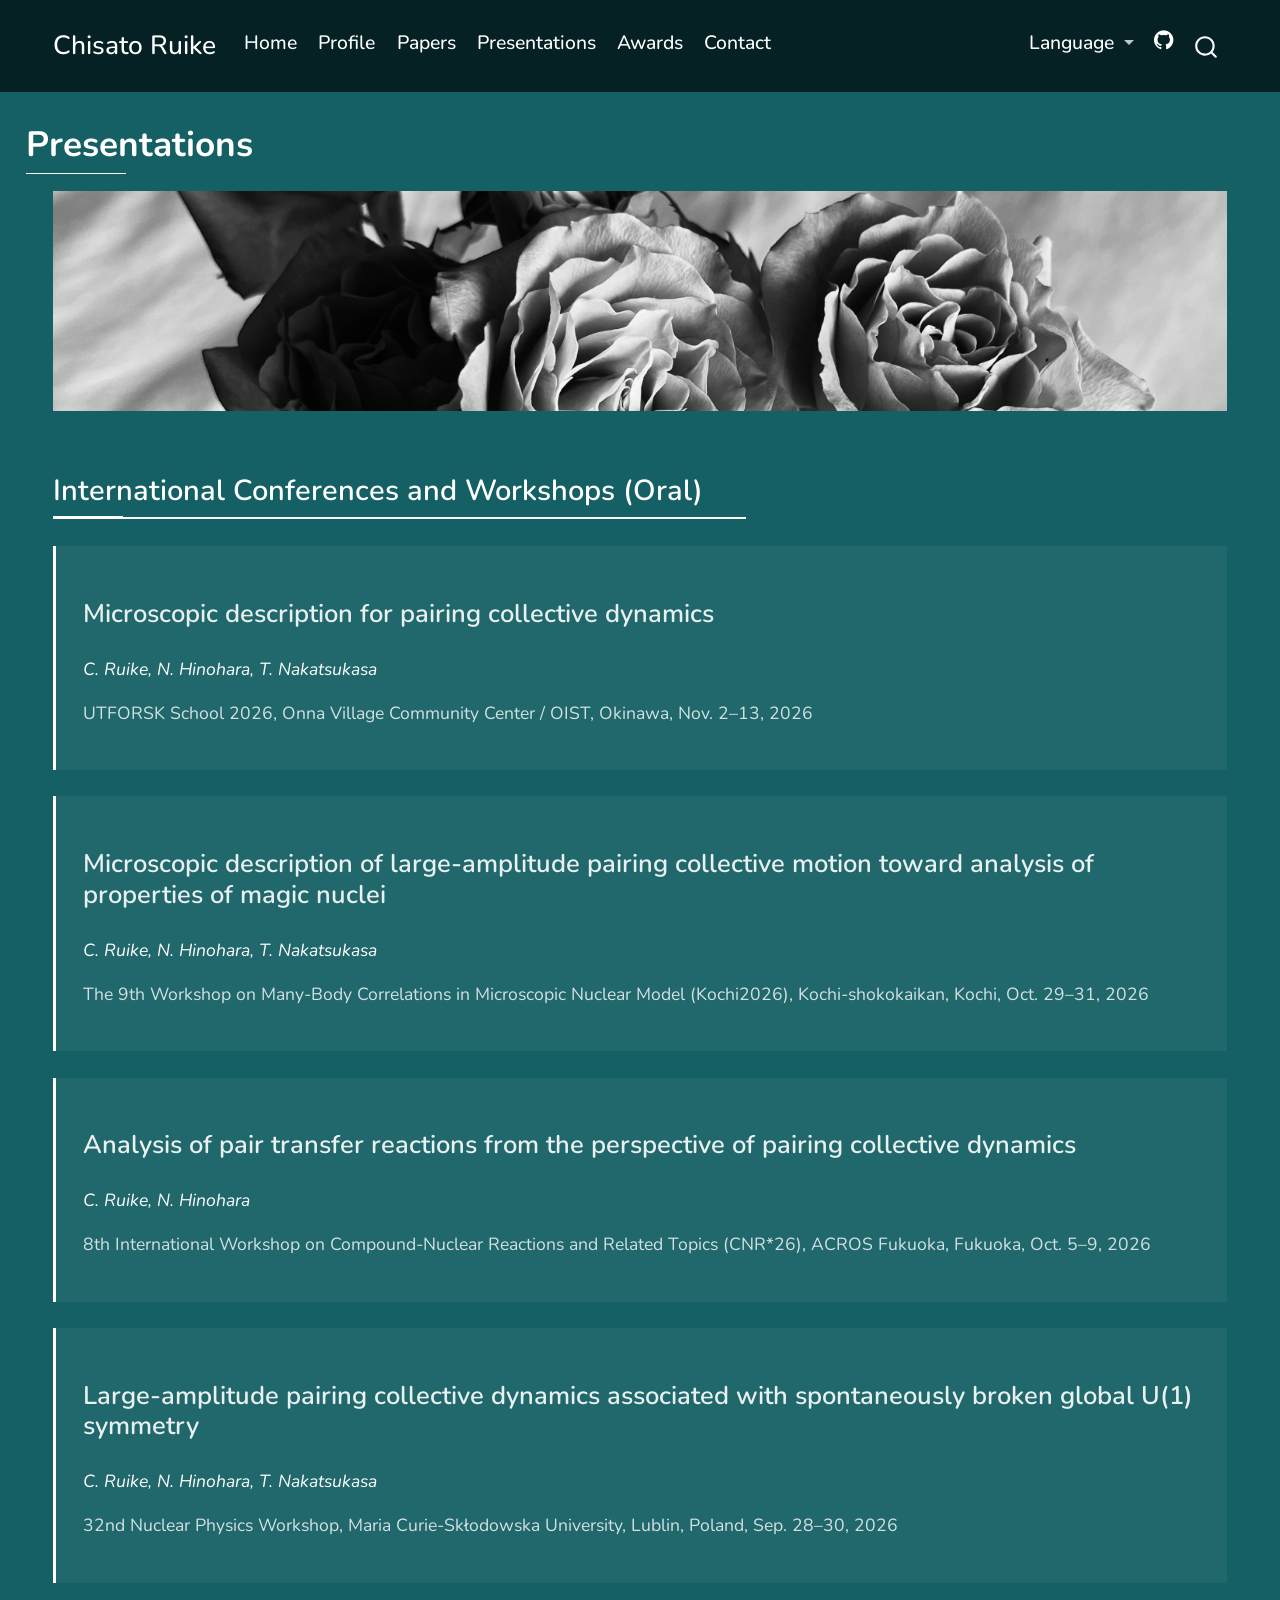
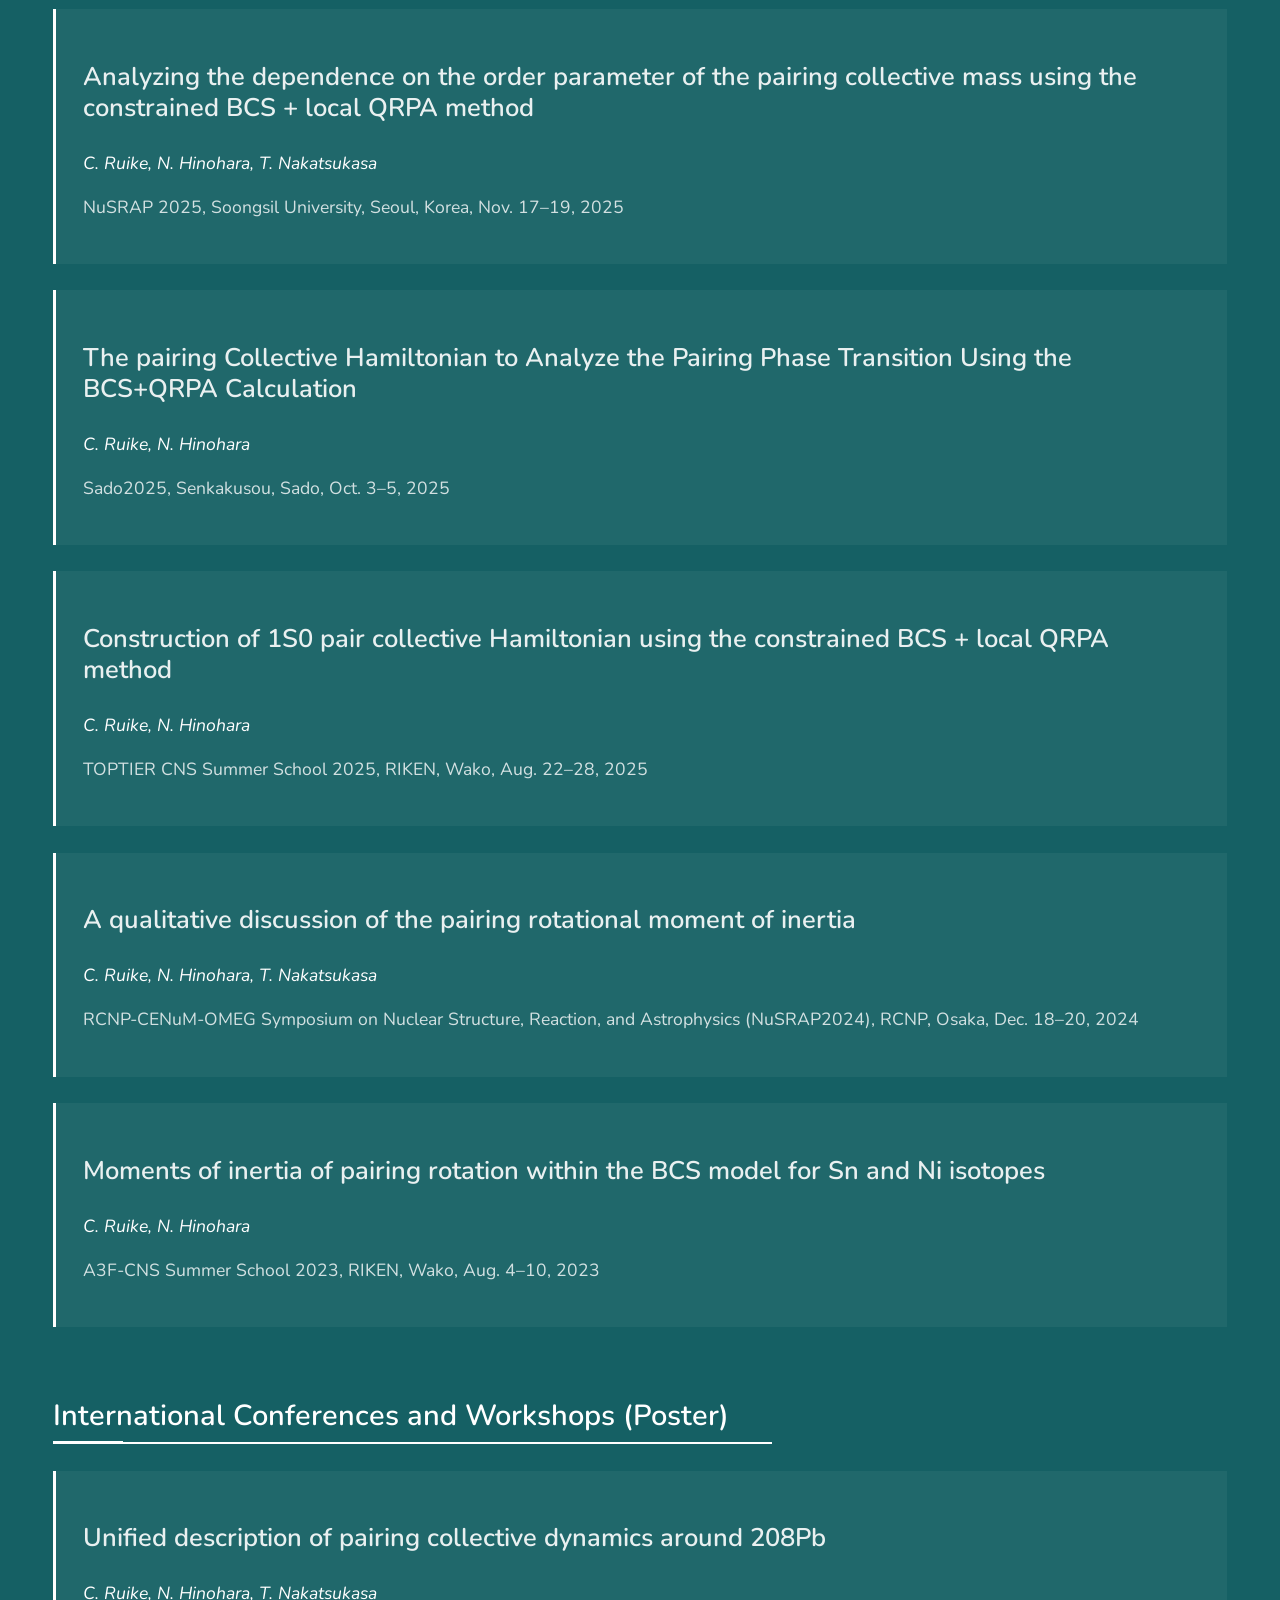
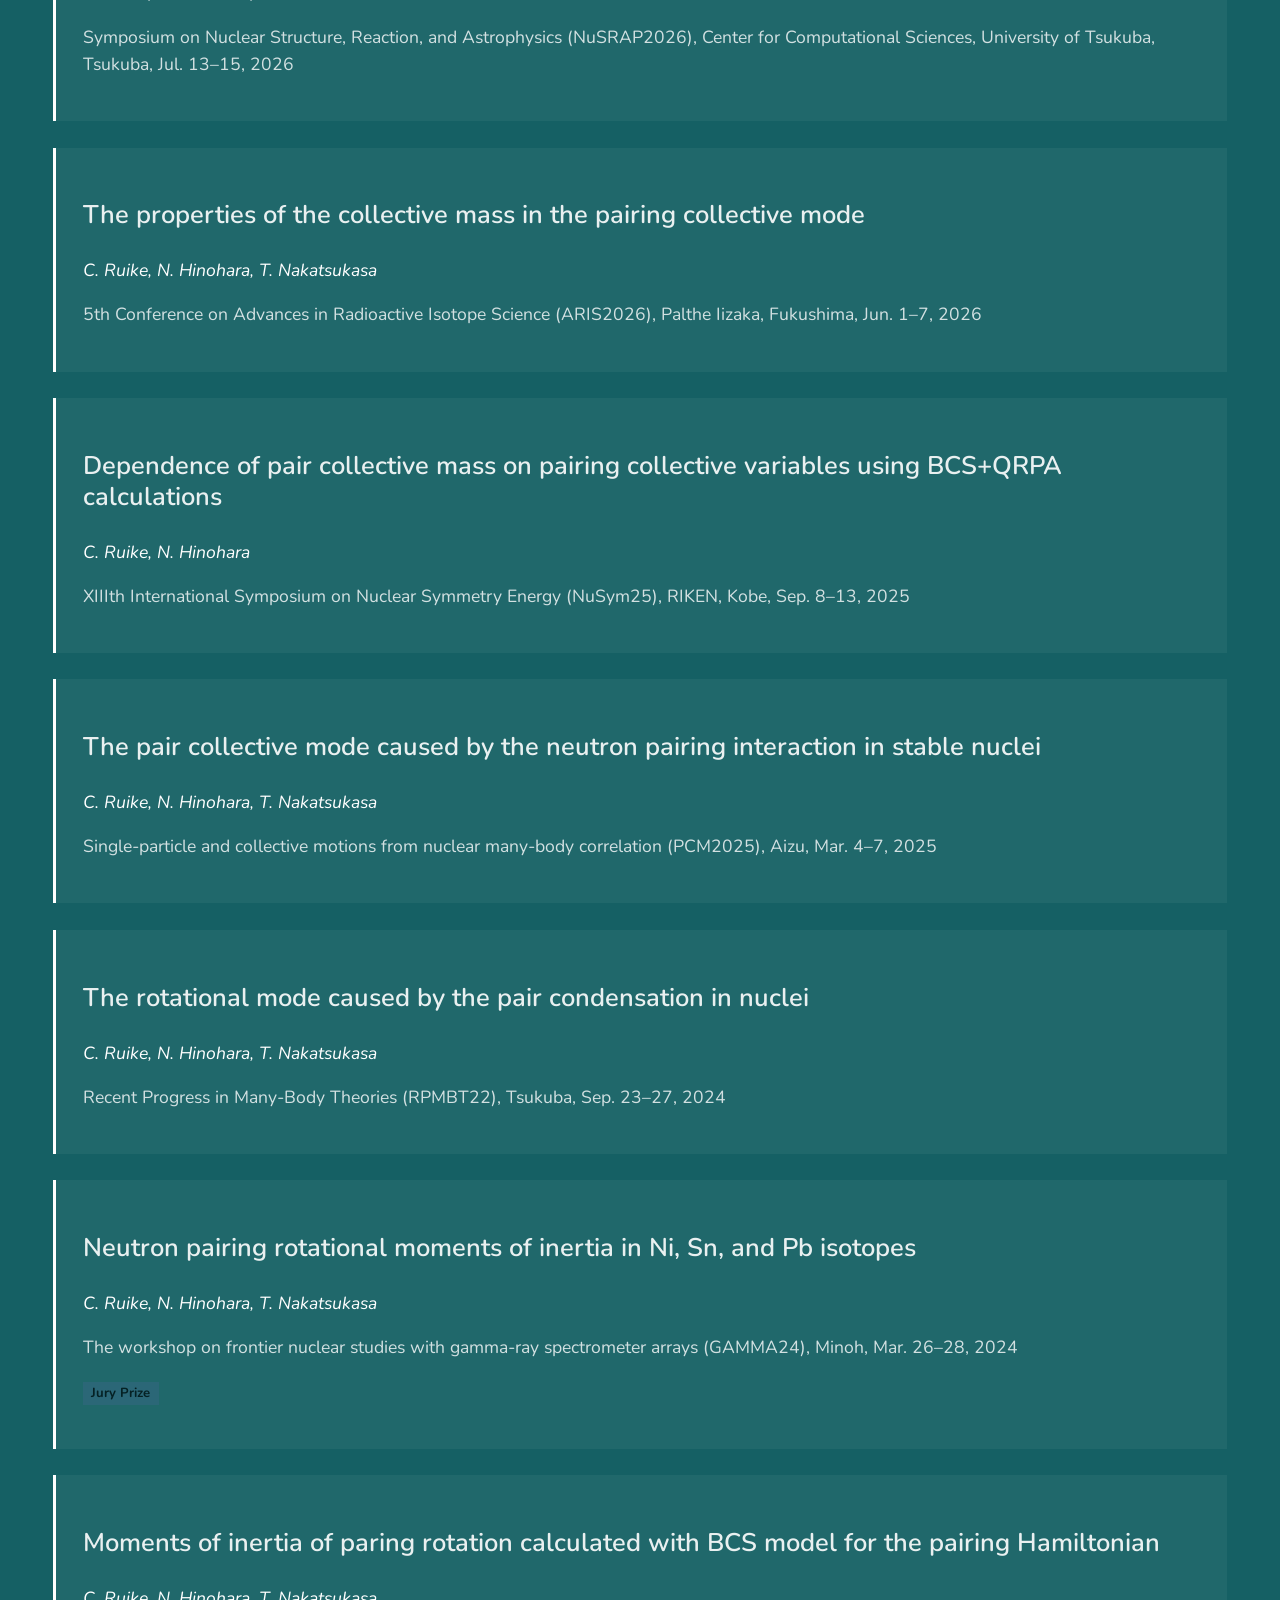
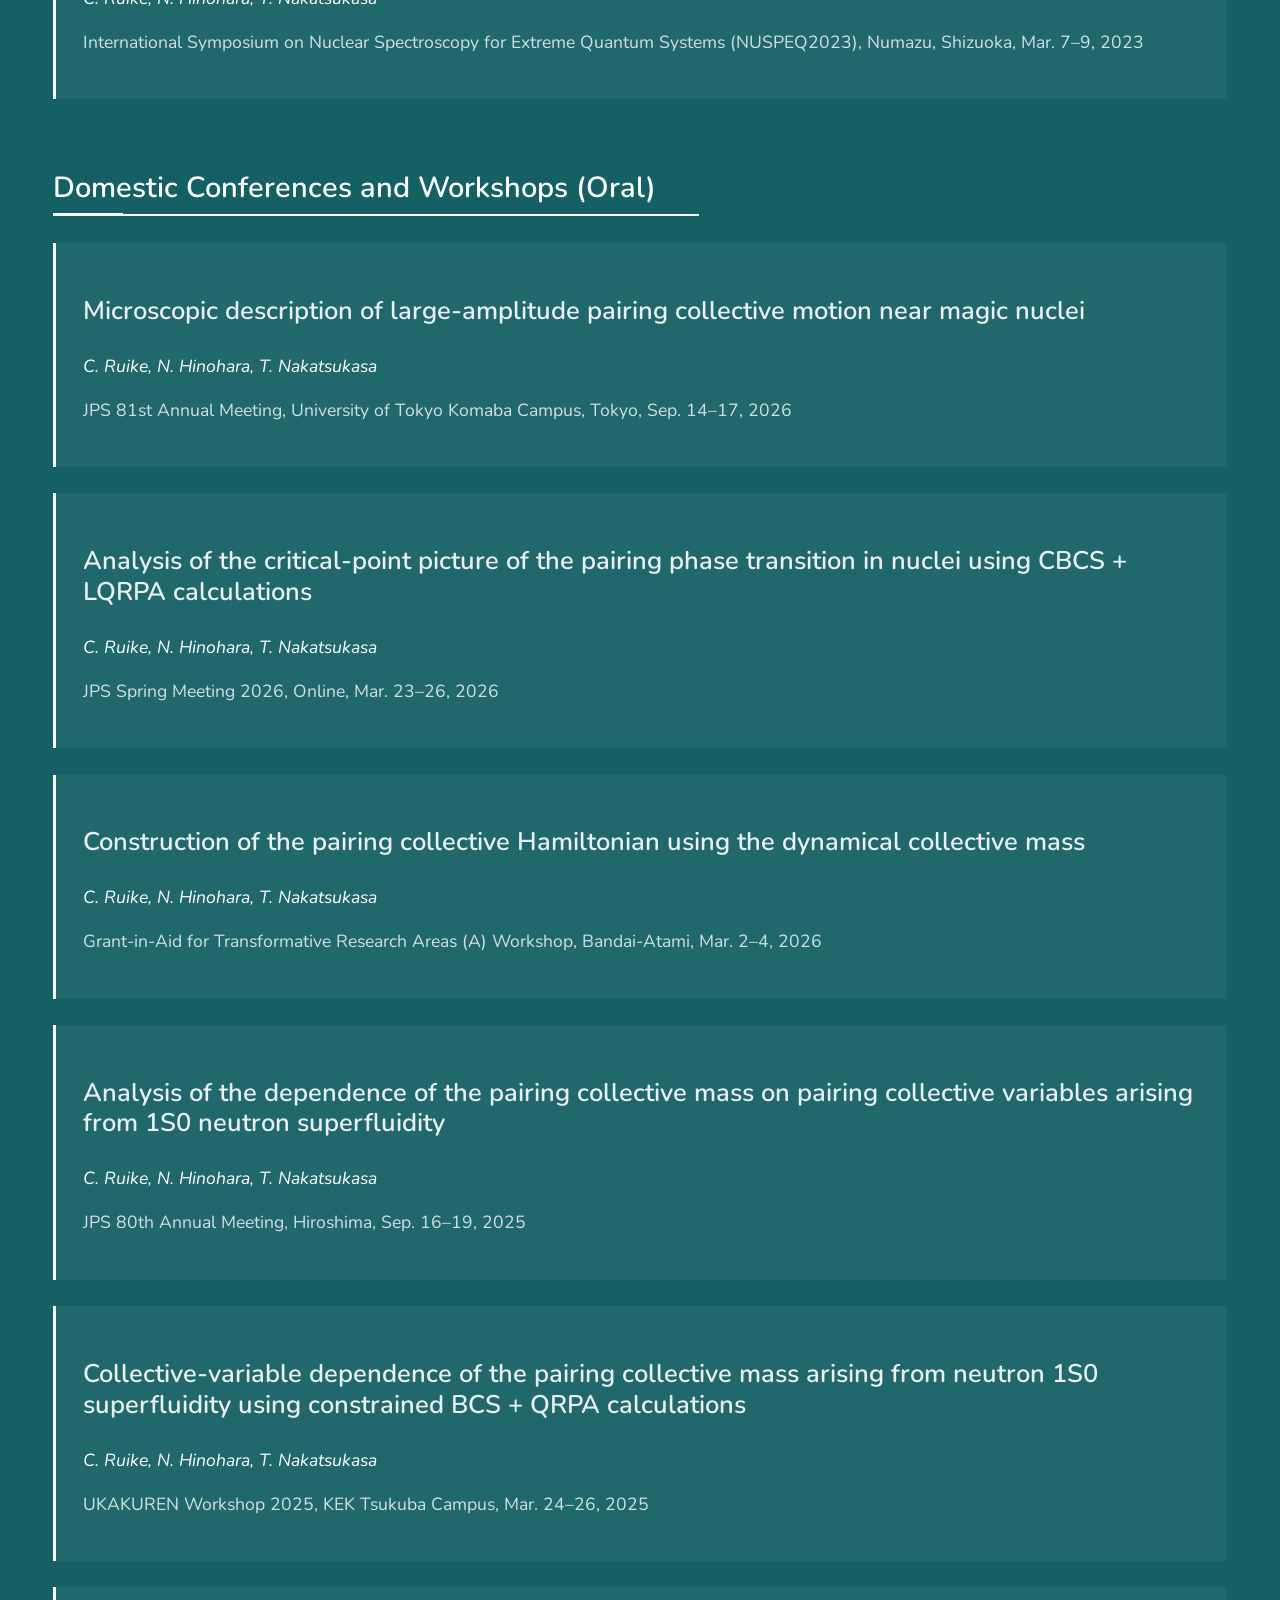
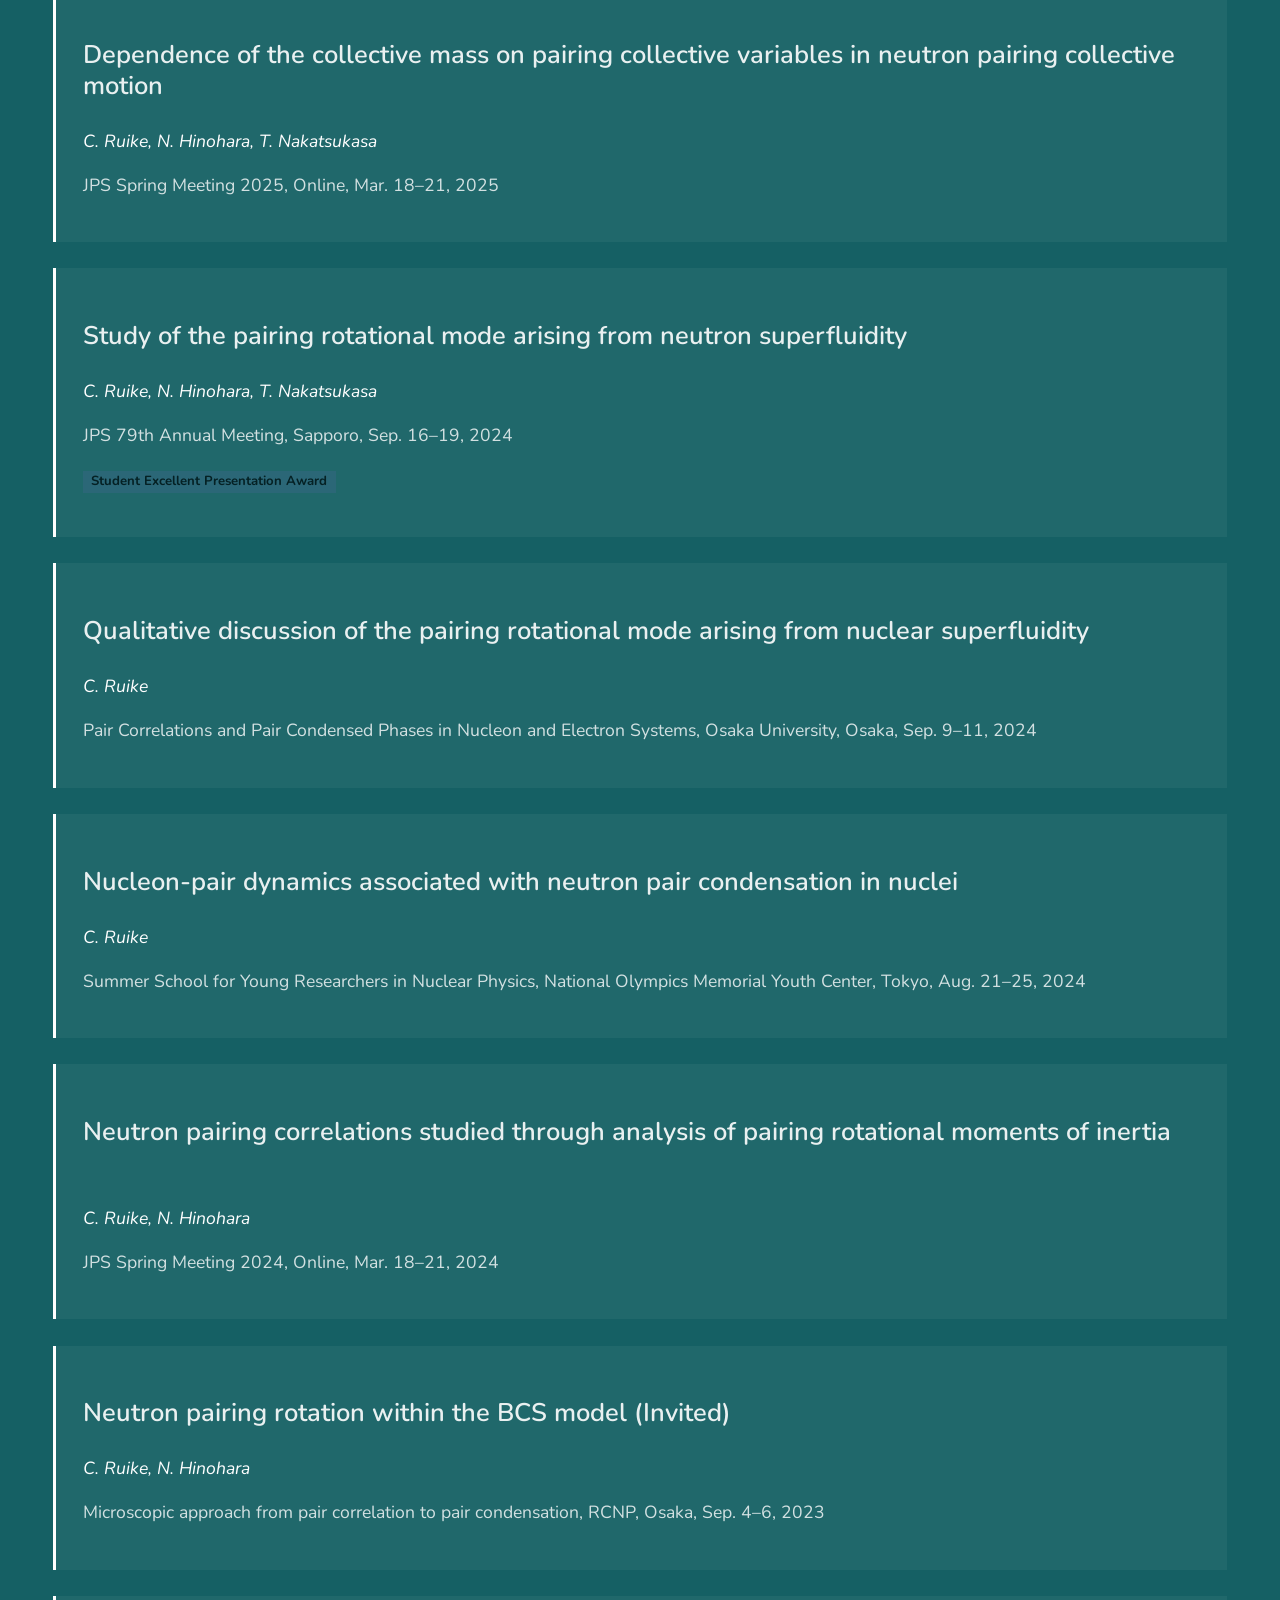
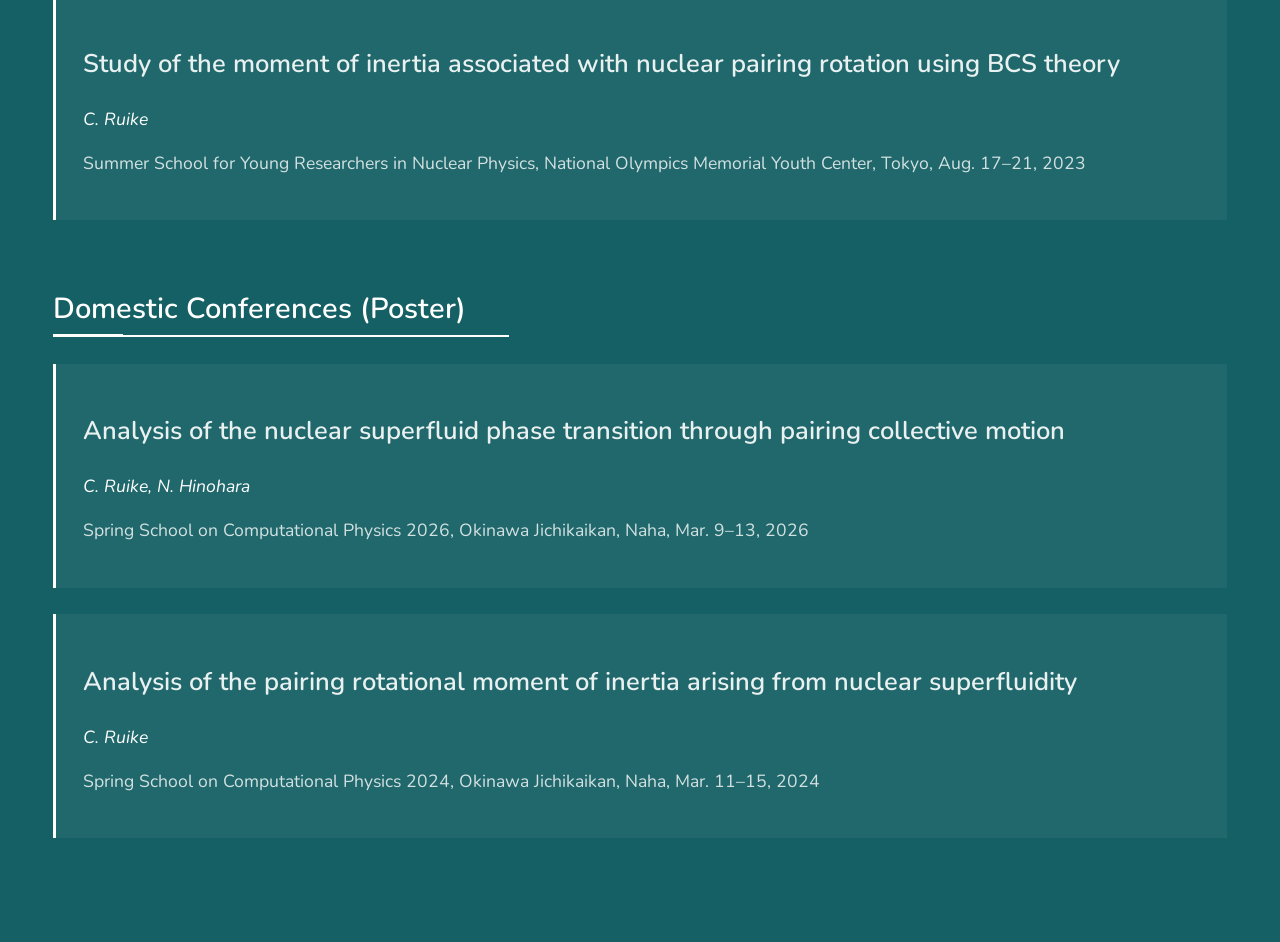
<file: docs/en/presentations.html>
<!DOCTYPE html>
<html xmlns="http://www.w3.org/1999/xhtml" lang="en" xml:lang="en"><head>

<meta charset="utf-8">
<meta name="generator" content="quarto-1.7.31">

<meta name="viewport" content="width=device-width, initial-scale=1.0, user-scalable=yes">


<title>Presentations – Chisato Ruike</title>
<style>
code{white-space: pre-wrap;}
span.smallcaps{font-variant: small-caps;}
div.columns{display: flex; gap: min(4vw, 1.5em);}
div.column{flex: auto; overflow-x: auto;}
div.hanging-indent{margin-left: 1.5em; text-indent: -1.5em;}
ul.task-list{list-style: none;}
ul.task-list li input[type="checkbox"] {
  width: 0.8em;
  margin: 0 0.8em 0.2em -1em; /* quarto-specific, see https://github.com/quarto-dev/quarto-cli/issues/4556 */ 
  vertical-align: middle;
}
</style>


<script src="site_libs/quarto-nav/quarto-nav.js"></script>
<script src="site_libs/quarto-nav/headroom.min.js"></script>
<script src="site_libs/clipboard/clipboard.min.js"></script>
<script src="site_libs/quarto-search/autocomplete.umd.js"></script>
<script src="site_libs/quarto-search/fuse.min.js"></script>
<script src="site_libs/quarto-search/quarto-search.js"></script>
<meta name="quarto:offset" content="./">
<script src="site_libs/quarto-html/quarto.js" type="module"></script>
<script src="site_libs/quarto-html/tabsets/tabsets.js" type="module"></script>
<script src="site_libs/quarto-html/popper.min.js"></script>
<script src="site_libs/quarto-html/tippy.umd.min.js"></script>
<script src="site_libs/quarto-html/anchor.min.js"></script>
<link href="site_libs/quarto-html/tippy.css" rel="stylesheet">
<link href="site_libs/quarto-html/quarto-syntax-highlighting-dark-8ef56b68f8fa1e9d2ba328e99e439f80.css" rel="stylesheet" id="quarto-text-highlighting-styles">
<script src="site_libs/bootstrap/bootstrap.min.js"></script>
<link href="site_libs/bootstrap/bootstrap-icons.css" rel="stylesheet">
<link href="site_libs/bootstrap/bootstrap-ca88c0de2de759c00b7eff23eca7222f.min.css" rel="stylesheet" append-hash="true" id="quarto-bootstrap" data-mode="dark">
<script id="quarto-search-options" type="application/json">{
  "location": "navbar",
  "copy-button": false,
  "collapse-after": 3,
  "panel-placement": "end",
  "type": "overlay",
  "limit": 50,
  "keyboard-shortcut": [
    "f",
    "/",
    "s"
  ],
  "show-item-context": false,
  "language": {
    "search-no-results-text": "No results",
    "search-matching-documents-text": "matching documents",
    "search-copy-link-title": "Copy link to search",
    "search-hide-matches-text": "Hide additional matches",
    "search-more-match-text": "more match in this document",
    "search-more-matches-text": "more matches in this document",
    "search-clear-button-title": "Clear",
    "search-text-placeholder": "",
    "search-detached-cancel-button-title": "Cancel",
    "search-submit-button-title": "Submit",
    "search-label": "Search"
  }
}</script>
<link href="https://fonts.googleapis.com/css2?family=Nunito:wght@400;500;600;700&amp;display=swap" rel="stylesheet">
<link rel="stylesheet" href="https://cdn.jsdelivr.net/npm/bootstrap-icons@1.10.3/font/bootstrap-icons.css">


<link rel="stylesheet" href="../styles.css">
</head>

<body class="nav-fixed quarto-light">

<div id="quarto-search-results"></div>
  <header id="quarto-header" class="headroom fixed-top">
    <nav class="navbar navbar-expand-lg " data-bs-theme="dark">
      <div class="navbar-container container-fluid">
      <div class="navbar-brand-container mx-auto">
    <a class="navbar-brand" href="./index.html">
    <span class="navbar-title">Chisato Ruike</span>
    </a>
  </div>
            <div id="quarto-search" class="" title="Search"></div>
          <button class="navbar-toggler" type="button" data-bs-toggle="collapse" data-bs-target="#navbarCollapse" aria-controls="navbarCollapse" role="menu" aria-expanded="false" aria-label="Toggle navigation" onclick="if (window.quartoToggleHeadroom) { window.quartoToggleHeadroom(); }">
  <span class="navbar-toggler-icon"></span>
</button>
          <div class="collapse navbar-collapse" id="navbarCollapse">
            <ul class="navbar-nav navbar-nav-scroll me-auto">
  <li class="nav-item">
    <a class="nav-link" href="./index.html"> 
<span class="menu-text">Home</span></a>
  </li>  
  <li class="nav-item">
    <a class="nav-link" href="./profile.html"> 
<span class="menu-text">Profile</span></a>
  </li>  
  <li class="nav-item">
    <a class="nav-link" href="./papers.html"> 
<span class="menu-text">Papers</span></a>
  </li>  
  <li class="nav-item">
    <a class="nav-link active" href="./presentations.html" aria-current="page"> 
<span class="menu-text">Presentations</span></a>
  </li>  
  <li class="nav-item">
    <a class="nav-link" href="./awards.html"> 
<span class="menu-text">Awards</span></a>
  </li>  
  <li class="nav-item">
    <a class="nav-link" href="./contact.html"> 
<span class="menu-text">Contact</span></a>
  </li>  
</ul>
            <ul class="navbar-nav navbar-nav-scroll ms-auto">
  <li class="nav-item dropdown ">
    <a class="nav-link dropdown-toggle" href="#" id="nav-menu-language" role="link" data-bs-toggle="dropdown" aria-expanded="false">
 <span class="menu-text">Language</span>
    </a>
    <ul class="dropdown-menu dropdown-menu-end" aria-labelledby="nav-menu-language">    
        <li>
    <a class="dropdown-item" href="./../index.html">
 <span class="dropdown-text">Japanese</span></a>
  </li>  
        <li>
    <a class="dropdown-item" href="./index.html">
 <span class="dropdown-text">English</span></a>
  </li>  
    </ul>
  </li>
  <li class="nav-item compact">
    <a class="nav-link" href="https://github.com/ruike_chisato"> <i class="bi bi-github" role="img">
</i> 
<span class="menu-text"></span></a>
  </li>  
</ul>
          </div> <!-- /navcollapse -->
            <div class="quarto-navbar-tools">
</div>
      </div> <!-- /container-fluid -->
    </nav>
</header>
<!-- content -->
<div id="quarto-content" class="quarto-container page-columns page-rows-contents page-layout-full page-navbar">
<!-- sidebar -->
<!-- margin-sidebar -->
    <div id="quarto-margin-sidebar" class="sidebar margin-sidebar zindex-bottom">
        
    </div>
<!-- main -->
<main class="content column-page" id="quarto-document-content">

<header id="title-block-header" class="quarto-title-block default">
<div class="quarto-title">
<h1 class="title">Presentations</h1>
</div>



<div class="quarto-title-meta column-page">

    
  
    
  </div>
  


</header>


<div class="container-fluid content">
<div class="row">
<div class="col-12">
<p><img src="../images/header.jpg" class="header-image" alt="Header image"></p>
</div>
</div>
<div class="row">
<div class="col-md-12">
<h2 class="mt-4 anchored">
International Conferences and Workshops (Oral)
</h2>
<div class="publication">
<h3 class="anchored">
Microscopic description for pairing collective dynamics
</h3>
<p class="pub-authors">
C. Ruike, N. Hinohara, T. Nakatsukasa
</p>
<p class="pub-journal">
UTFORSK School 2026, Onna Village Community Center / OIST, Okinawa, Nov.&nbsp;2–13, 2026
</p>
</div>
<div class="publication">
<h3 class="anchored">
Microscopic description of large-amplitude pairing collective motion toward analysis of properties of magic nuclei
</h3>
<p class="pub-authors">
C. Ruike, N. Hinohara, T. Nakatsukasa
</p>
<p class="pub-journal">
The 9th Workshop on Many-Body Correlations in Microscopic Nuclear Model (Kochi2026), Kochi-shokokaikan, Kochi, Oct.&nbsp;29–31, 2026
</p>
</div>
<div class="publication">
<h3 class="anchored">
Analysis of pair transfer reactions from the perspective of pairing collective dynamics
</h3>
<p class="pub-authors">
C. Ruike, N. Hinohara
</p>
<p class="pub-journal">
8th International Workshop on Compound-Nuclear Reactions and Related Topics (CNR*26), ACROS Fukuoka, Fukuoka, Oct.&nbsp;5–9, 2026
</p>
</div>
<div class="publication">
<h3 class="anchored">
Large-amplitude pairing collective dynamics associated with spontaneously broken global U(1) symmetry
</h3>
<p class="pub-authors">
C. Ruike, N. Hinohara, T. Nakatsukasa
</p>
<p class="pub-journal">
32nd Nuclear Physics Workshop, Maria Curie-Skłodowska University, Lublin, Poland, Sep.&nbsp;28–30, 2026
</p>
</div>
<div class="publication">
<h3 class="anchored">
Analyzing the dependence on the order parameter of the pairing collective mass using the constrained BCS + local QRPA method
</h3>
<p class="pub-authors">
C. Ruike, N. Hinohara, T. Nakatsukasa
</p>
<p class="pub-journal">
NuSRAP 2025, Soongsil University, Seoul, Korea, Nov.&nbsp;17–19, 2025
</p>
</div>
<div class="publication">
<h3 class="anchored">
The pairing Collective Hamiltonian to Analyze the Pairing Phase Transition Using the BCS+QRPA Calculation
</h3>
<p class="pub-authors">
C. Ruike, N. Hinohara
</p>
<p class="pub-journal">
Sado2025, Senkakusou, Sado, Oct.&nbsp;3–5, 2025
</p>
</div>
<div class="publication">
<h3 class="anchored">
Construction of 1S0 pair collective Hamiltonian using the constrained BCS + local QRPA method
</h3>
<p class="pub-authors">
C. Ruike, N. Hinohara
</p>
<p class="pub-journal">
TOPTIER CNS Summer School 2025, RIKEN, Wako, Aug.&nbsp;22–28, 2025
</p>
</div>
<div class="publication">
<h3 class="anchored">
A qualitative discussion of the pairing rotational moment of inertia
</h3>
<p class="pub-authors">
C. Ruike, N. Hinohara, T. Nakatsukasa
</p>
<p class="pub-journal">
RCNP-CENuM-OMEG Symposium on Nuclear Structure, Reaction, and Astrophysics (NuSRAP2024), RCNP, Osaka, Dec.&nbsp;18–20, 2024
</p>
</div>
<div class="publication">
<h3 class="anchored">
Moments of inertia of pairing rotation within the BCS model for Sn and Ni isotopes
</h3>
<p class="pub-authors">
C. Ruike, N. Hinohara
</p>
<p class="pub-journal">
A3F-CNS Summer School 2023, RIKEN, Wako, Aug.&nbsp;4–10, 2023
</p>
</div>
<h2 class="anchored">
International Conferences and Workshops (Poster)
</h2>
<div class="publication">
<h3 class="anchored">
Unified description of pairing collective dynamics around 208Pb
</h3>
<p class="pub-authors">
C. Ruike, N. Hinohara, T. Nakatsukasa
</p>
<p class="pub-journal">
Symposium on Nuclear Structure, Reaction, and Astrophysics (NuSRAP2026), Center for Computational Sciences, University of Tsukuba, Tsukuba, Jul.&nbsp;13–15, 2026
</p>
</div>
<div class="publication">
<h3 class="anchored">
The properties of the collective mass in the pairing collective mode
</h3>
<p class="pub-authors">
C. Ruike, N. Hinohara, T. Nakatsukasa
</p>
<p class="pub-journal">
5th Conference on Advances in Radioactive Isotope Science (ARIS2026), Palthe Iizaka, Fukushima, Jun.&nbsp;1–7, 2026
</p>
</div>
<div class="publication">
<h3 class="anchored">
Dependence of pair collective mass on pairing collective variables using BCS+QRPA calculations
</h3>
<p class="pub-authors">
C. Ruike, N. Hinohara
</p>
<p class="pub-journal">
XIIIth International Symposium on Nuclear Symmetry Energy (NuSym25), RIKEN, Kobe, Sep.&nbsp;8–13, 2025
</p>
</div>
<div class="publication">
<h3 class="anchored">
The pair collective mode caused by the neutron pairing interaction in stable nuclei
</h3>
<p class="pub-authors">
C. Ruike, N. Hinohara, T. Nakatsukasa
</p>
<p class="pub-journal">
Single-particle and collective motions from nuclear many-body correlation (PCM2025), Aizu, Mar.&nbsp;4–7, 2025
</p>
</div>
<div class="publication">
<h3 class="anchored">
The rotational mode caused by the pair condensation in nuclei
</h3>
<p class="pub-authors">
C. Ruike, N. Hinohara, T. Nakatsukasa
</p>
<p class="pub-journal">
Recent Progress in Many-Body Theories (RPMBT22), Tsukuba, Sep.&nbsp;23–27, 2024
</p>
</div>
<div class="publication">
<h3 class="anchored">
Neutron pairing rotational moments of inertia in Ni, Sn, and Pb isotopes
</h3>
<p class="pub-authors">
C. Ruike, N. Hinohara, T. Nakatsukasa
</p>
<p class="pub-journal">
The workshop on frontier nuclear studies with gamma-ray spectrometer arrays (GAMMA24), Minoh, Mar.&nbsp;26–28, 2024
</p>
<p>
<span class="badge bg-warning text-dark">Jury Prize</span>
</p>
</div>
<div class="publication">
<h3 class="anchored">
Moments of inertia of paring rotation calculated with BCS model for the pairing Hamiltonian
</h3>
<p class="pub-authors">
C. Ruike, N. Hinohara, T. Nakatsukasa
</p>
<p class="pub-journal">
International Symposium on Nuclear Spectroscopy for Extreme Quantum Systems (NUSPEQ2023), Numazu, Shizuoka, Mar.&nbsp;7–9, 2023
</p>
</div>
<h2 class="anchored">
Domestic Conferences and Workshops (Oral)
</h2>
<div class="publication">
<h3 class="anchored">
Microscopic description of large-amplitude pairing collective motion near magic nuclei
</h3>
<p class="pub-authors">
C. Ruike, N. Hinohara, T. Nakatsukasa
</p>
<p class="pub-journal">
JPS 81st Annual Meeting, University of Tokyo Komaba Campus, Tokyo, Sep.&nbsp;14–17, 2026
</p>
</div>
<div class="publication">
<h3 class="anchored">
Analysis of the critical-point picture of the pairing phase transition in nuclei using CBCS + LQRPA calculations
</h3>
<p class="pub-authors">
C. Ruike, N. Hinohara, T. Nakatsukasa
</p>
<p class="pub-journal">
JPS Spring Meeting 2026, Online, Mar.&nbsp;23–26, 2026
</p>
</div>
<div class="publication">
<h3 class="anchored">
Construction of the pairing collective Hamiltonian using the dynamical collective mass
</h3>
<p class="pub-authors">
C. Ruike, N. Hinohara, T. Nakatsukasa
</p>
<p class="pub-journal">
Grant-in-Aid for Transformative Research Areas (A) Workshop, Bandai-Atami, Mar.&nbsp;2–4, 2026
</p>
</div>
<div class="publication">
<h3 class="anchored">
Analysis of the dependence of the pairing collective mass on pairing collective variables arising from 1S0 neutron superfluidity
</h3>
<p class="pub-authors">
C. Ruike, N. Hinohara, T. Nakatsukasa
</p>
<p class="pub-journal">
JPS 80th Annual Meeting, Hiroshima, Sep.&nbsp;16–19, 2025
</p>
</div>
<div class="publication">
<h3 class="anchored">
Collective-variable dependence of the pairing collective mass arising from neutron 1S0 superfluidity using constrained BCS + QRPA calculations
</h3>
<p class="pub-authors">
C. Ruike, N. Hinohara, T. Nakatsukasa
</p>
<p class="pub-journal">
UKAKUREN Workshop 2025, KEK Tsukuba Campus, Mar.&nbsp;24–26, 2025
</p>
</div>
<div class="publication">
<h3 class="anchored">
Dependence of the collective mass on pairing collective variables in neutron pairing collective motion
</h3>
<p class="pub-authors">
C. Ruike, N. Hinohara, T. Nakatsukasa
</p>
<p class="pub-journal">
JPS Spring Meeting 2025, Online, Mar.&nbsp;18–21, 2025
</p>
</div>
<div class="publication">
<h3 class="anchored">
Study of the pairing rotational mode arising from neutron superfluidity
</h3>
<p class="pub-authors">
C. Ruike, N. Hinohara, T. Nakatsukasa
</p>
<p class="pub-journal">
JPS 79th Annual Meeting, Sapporo, Sep.&nbsp;16–19, 2024
</p>
<p>
<span class="badge bg-warning text-dark">Student Excellent Presentation Award</span>
</p>
</div>
<div class="publication">
<h3 class="anchored">
Qualitative discussion of the pairing rotational mode arising from nuclear superfluidity
</h3>
<p class="pub-authors">
C. Ruike
</p>
<p class="pub-journal">
Pair Correlations and Pair Condensed Phases in Nucleon and Electron Systems, Osaka University, Osaka, Sep.&nbsp;9–11, 2024
</p>
</div>
<div class="publication">
<h3 class="anchored">
Nucleon-pair dynamics associated with neutron pair condensation in nuclei
</h3>
<p class="pub-authors">
C. Ruike
</p>
<p class="pub-journal">
Summer School for Young Researchers in Nuclear Physics, National Olympics Memorial Youth Center, Tokyo, Aug.&nbsp;21–25, 2024
</p>
</div>
<div class="publication">
<h3 class="anchored">
Neutron pairing correlations studied through analysis of pairing rotational moments of inertia
</h3>
<p class="pub-authors">
C. Ruike, N. Hinohara
</p>
<p class="pub-journal">
JPS Spring Meeting 2024, Online, Mar.&nbsp;18–21, 2024
</p>
</div>
<div class="publication">
<h3 class="anchored">
Neutron pairing rotation within the BCS model (Invited)
</h3>
<p class="pub-authors">
C. Ruike, N. Hinohara
</p>
<p class="pub-journal">
Microscopic approach from pair correlation to pair condensation, RCNP, Osaka, Sep.&nbsp;4–6, 2023
</p>
</div>
<div class="publication">
<h3 class="anchored">
Study of the moment of inertia associated with nuclear pairing rotation using BCS theory
</h3>
<p class="pub-authors">
C. Ruike
</p>
<p class="pub-journal">
Summer School for Young Researchers in Nuclear Physics, National Olympics Memorial Youth Center, Tokyo, Aug.&nbsp;17–21, 2023
</p>
</div>
<h2 class="anchored">
Domestic Conferences (Poster)
</h2>
<div class="publication">
<h3 class="anchored">
Analysis of the nuclear superfluid phase transition through pairing collective motion
</h3>
<p class="pub-authors">
C. Ruike, N. Hinohara
</p>
<p class="pub-journal">
Spring School on Computational Physics 2026, Okinawa Jichikaikan, Naha, Mar.&nbsp;9–13, 2026
</p>
</div>
<div class="publication">
<h3 class="anchored">
Analysis of the pairing rotational moment of inertia arising from nuclear superfluidity
</h3>
<p class="pub-authors">
C. Ruike
</p>
<p class="pub-journal">
Spring School on Computational Physics 2024, Okinawa Jichikaikan, Naha, Mar.&nbsp;11–15, 2024
</p>
</div>
</div>
</div>
</div>



</main> <!-- /main -->
<script id="quarto-html-after-body" type="application/javascript">
  window.document.addEventListener("DOMContentLoaded", function (event) {
    const icon = "";
    const anchorJS = new window.AnchorJS();
    anchorJS.options = {
      placement: 'right',
      icon: icon
    };
    anchorJS.add('.anchored');
    const isCodeAnnotation = (el) => {
      for (const clz of el.classList) {
        if (clz.startsWith('code-annotation-')) {                     
          return true;
        }
      }
      return false;
    }
    const onCopySuccess = function(e) {
      // button target
      const button = e.trigger;
      // don't keep focus
      button.blur();
      // flash "checked"
      button.classList.add('code-copy-button-checked');
      var currentTitle = button.getAttribute("title");
      button.setAttribute("title", "Copied!");
      let tooltip;
      if (window.bootstrap) {
        button.setAttribute("data-bs-toggle", "tooltip");
        button.setAttribute("data-bs-placement", "left");
        button.setAttribute("data-bs-title", "Copied!");
        tooltip = new bootstrap.Tooltip(button, 
          { trigger: "manual", 
            customClass: "code-copy-button-tooltip",
            offset: [0, -8]});
        tooltip.show();    
      }
      setTimeout(function() {
        if (tooltip) {
          tooltip.hide();
          button.removeAttribute("data-bs-title");
          button.removeAttribute("data-bs-toggle");
          button.removeAttribute("data-bs-placement");
        }
        button.setAttribute("title", currentTitle);
        button.classList.remove('code-copy-button-checked');
      }, 1000);
      // clear code selection
      e.clearSelection();
    }
    const getTextToCopy = function(trigger) {
        const codeEl = trigger.previousElementSibling.cloneNode(true);
        for (const childEl of codeEl.children) {
          if (isCodeAnnotation(childEl)) {
            childEl.remove();
          }
        }
        return codeEl.innerText;
    }
    const clipboard = new window.ClipboardJS('.code-copy-button:not([data-in-quarto-modal])', {
      text: getTextToCopy
    });
    clipboard.on('success', onCopySuccess);
    if (window.document.getElementById('quarto-embedded-source-code-modal')) {
      const clipboardModal = new window.ClipboardJS('.code-copy-button[data-in-quarto-modal]', {
        text: getTextToCopy,
        container: window.document.getElementById('quarto-embedded-source-code-modal')
      });
      clipboardModal.on('success', onCopySuccess);
    }
      var localhostRegex = new RegExp(/^(?:http|https):\/\/localhost\:?[0-9]*\//);
      var mailtoRegex = new RegExp(/^mailto:/);
        var filterRegex = new RegExp('/' + window.location.host + '/');
      var isInternal = (href) => {
          return filterRegex.test(href) || localhostRegex.test(href) || mailtoRegex.test(href);
      }
      // Inspect non-navigation links and adorn them if external
     var links = window.document.querySelectorAll('a[href]:not(.nav-link):not(.navbar-brand):not(.toc-action):not(.sidebar-link):not(.sidebar-item-toggle):not(.pagination-link):not(.no-external):not([aria-hidden]):not(.dropdown-item):not(.quarto-navigation-tool):not(.about-link)');
      for (var i=0; i<links.length; i++) {
        const link = links[i];
        if (!isInternal(link.href)) {
          // undo the damage that might have been done by quarto-nav.js in the case of
          // links that we want to consider external
          if (link.dataset.originalHref !== undefined) {
            link.href = link.dataset.originalHref;
          }
        }
      }
    function tippyHover(el, contentFn, onTriggerFn, onUntriggerFn) {
      const config = {
        allowHTML: true,
        maxWidth: 500,
        delay: 100,
        arrow: false,
        appendTo: function(el) {
            return el.parentElement;
        },
        interactive: true,
        interactiveBorder: 10,
        theme: 'quarto',
        placement: 'bottom-start',
      };
      if (contentFn) {
        config.content = contentFn;
      }
      if (onTriggerFn) {
        config.onTrigger = onTriggerFn;
      }
      if (onUntriggerFn) {
        config.onUntrigger = onUntriggerFn;
      }
      window.tippy(el, config); 
    }
    const noterefs = window.document.querySelectorAll('a[role="doc-noteref"]');
    for (var i=0; i<noterefs.length; i++) {
      const ref = noterefs[i];
      tippyHover(ref, function() {
        // use id or data attribute instead here
        let href = ref.getAttribute('data-footnote-href') || ref.getAttribute('href');
        try { href = new URL(href).hash; } catch {}
        const id = href.replace(/^#\/?/, "");
        const note = window.document.getElementById(id);
        if (note) {
          return note.innerHTML;
        } else {
          return "";
        }
      });
    }
    const xrefs = window.document.querySelectorAll('a.quarto-xref');
    const processXRef = (id, note) => {
      // Strip column container classes
      const stripColumnClz = (el) => {
        el.classList.remove("page-full", "page-columns");
        if (el.children) {
          for (const child of el.children) {
            stripColumnClz(child);
          }
        }
      }
      stripColumnClz(note)
      if (id === null || id.startsWith('sec-')) {
        // Special case sections, only their first couple elements
        const container = document.createElement("div");
        if (note.children && note.children.length > 2) {
          container.appendChild(note.children[0].cloneNode(true));
          for (let i = 1; i < note.children.length; i++) {
            const child = note.children[i];
            if (child.tagName === "P" && child.innerText === "") {
              continue;
            } else {
              container.appendChild(child.cloneNode(true));
              break;
            }
          }
          if (window.Quarto?.typesetMath) {
            window.Quarto.typesetMath(container);
          }
          return container.innerHTML
        } else {
          if (window.Quarto?.typesetMath) {
            window.Quarto.typesetMath(note);
          }
          return note.innerHTML;
        }
      } else {
        // Remove any anchor links if they are present
        const anchorLink = note.querySelector('a.anchorjs-link');
        if (anchorLink) {
          anchorLink.remove();
        }
        if (window.Quarto?.typesetMath) {
          window.Quarto.typesetMath(note);
        }
        if (note.classList.contains("callout")) {
          return note.outerHTML;
        } else {
          return note.innerHTML;
        }
      }
    }
    for (var i=0; i<xrefs.length; i++) {
      const xref = xrefs[i];
      tippyHover(xref, undefined, function(instance) {
        instance.disable();
        let url = xref.getAttribute('href');
        let hash = undefined; 
        if (url.startsWith('#')) {
          hash = url;
        } else {
          try { hash = new URL(url).hash; } catch {}
        }
        if (hash) {
          const id = hash.replace(/^#\/?/, "");
          const note = window.document.getElementById(id);
          if (note !== null) {
            try {
              const html = processXRef(id, note.cloneNode(true));
              instance.setContent(html);
            } finally {
              instance.enable();
              instance.show();
            }
          } else {
            // See if we can fetch this
            fetch(url.split('#')[0])
            .then(res => res.text())
            .then(html => {
              const parser = new DOMParser();
              const htmlDoc = parser.parseFromString(html, "text/html");
              const note = htmlDoc.getElementById(id);
              if (note !== null) {
                const html = processXRef(id, note);
                instance.setContent(html);
              } 
            }).finally(() => {
              instance.enable();
              instance.show();
            });
          }
        } else {
          // See if we can fetch a full url (with no hash to target)
          // This is a special case and we should probably do some content thinning / targeting
          fetch(url)
          .then(res => res.text())
          .then(html => {
            const parser = new DOMParser();
            const htmlDoc = parser.parseFromString(html, "text/html");
            const note = htmlDoc.querySelector('main.content');
            if (note !== null) {
              // This should only happen for chapter cross references
              // (since there is no id in the URL)
              // remove the first header
              if (note.children.length > 0 && note.children[0].tagName === "HEADER") {
                note.children[0].remove();
              }
              const html = processXRef(null, note);
              instance.setContent(html);
            } 
          }).finally(() => {
            instance.enable();
            instance.show();
          });
        }
      }, function(instance) {
      });
    }
        let selectedAnnoteEl;
        const selectorForAnnotation = ( cell, annotation) => {
          let cellAttr = 'data-code-cell="' + cell + '"';
          let lineAttr = 'data-code-annotation="' +  annotation + '"';
          const selector = 'span[' + cellAttr + '][' + lineAttr + ']';
          return selector;
        }
        const selectCodeLines = (annoteEl) => {
          const doc = window.document;
          const targetCell = annoteEl.getAttribute("data-target-cell");
          const targetAnnotation = annoteEl.getAttribute("data-target-annotation");
          const annoteSpan = window.document.querySelector(selectorForAnnotation(targetCell, targetAnnotation));
          const lines = annoteSpan.getAttribute("data-code-lines").split(",");
          const lineIds = lines.map((line) => {
            return targetCell + "-" + line;
          })
          let top = null;
          let height = null;
          let parent = null;
          if (lineIds.length > 0) {
              //compute the position of the single el (top and bottom and make a div)
              const el = window.document.getElementById(lineIds[0]);
              top = el.offsetTop;
              height = el.offsetHeight;
              parent = el.parentElement.parentElement;
            if (lineIds.length > 1) {
              const lastEl = window.document.getElementById(lineIds[lineIds.length - 1]);
              const bottom = lastEl.offsetTop + lastEl.offsetHeight;
              height = bottom - top;
            }
            if (top !== null && height !== null && parent !== null) {
              // cook up a div (if necessary) and position it 
              let div = window.document.getElementById("code-annotation-line-highlight");
              if (div === null) {
                div = window.document.createElement("div");
                div.setAttribute("id", "code-annotation-line-highlight");
                div.style.position = 'absolute';
                parent.appendChild(div);
              }
              div.style.top = top - 2 + "px";
              div.style.height = height + 4 + "px";
              div.style.left = 0;
              let gutterDiv = window.document.getElementById("code-annotation-line-highlight-gutter");
              if (gutterDiv === null) {
                gutterDiv = window.document.createElement("div");
                gutterDiv.setAttribute("id", "code-annotation-line-highlight-gutter");
                gutterDiv.style.position = 'absolute';
                const codeCell = window.document.getElementById(targetCell);
                const gutter = codeCell.querySelector('.code-annotation-gutter');
                gutter.appendChild(gutterDiv);
              }
              gutterDiv.style.top = top - 2 + "px";
              gutterDiv.style.height = height + 4 + "px";
            }
            selectedAnnoteEl = annoteEl;
          }
        };
        const unselectCodeLines = () => {
          const elementsIds = ["code-annotation-line-highlight", "code-annotation-line-highlight-gutter"];
          elementsIds.forEach((elId) => {
            const div = window.document.getElementById(elId);
            if (div) {
              div.remove();
            }
          });
          selectedAnnoteEl = undefined;
        };
          // Handle positioning of the toggle
      window.addEventListener(
        "resize",
        throttle(() => {
          elRect = undefined;
          if (selectedAnnoteEl) {
            selectCodeLines(selectedAnnoteEl);
          }
        }, 10)
      );
      function throttle(fn, ms) {
      let throttle = false;
      let timer;
        return (...args) => {
          if(!throttle) { // first call gets through
              fn.apply(this, args);
              throttle = true;
          } else { // all the others get throttled
              if(timer) clearTimeout(timer); // cancel #2
              timer = setTimeout(() => {
                fn.apply(this, args);
                timer = throttle = false;
              }, ms);
          }
        };
      }
        // Attach click handler to the DT
        const annoteDls = window.document.querySelectorAll('dt[data-target-cell]');
        for (const annoteDlNode of annoteDls) {
          annoteDlNode.addEventListener('click', (event) => {
            const clickedEl = event.target;
            if (clickedEl !== selectedAnnoteEl) {
              unselectCodeLines();
              const activeEl = window.document.querySelector('dt[data-target-cell].code-annotation-active');
              if (activeEl) {
                activeEl.classList.remove('code-annotation-active');
              }
              selectCodeLines(clickedEl);
              clickedEl.classList.add('code-annotation-active');
            } else {
              // Unselect the line
              unselectCodeLines();
              clickedEl.classList.remove('code-annotation-active');
            }
          });
        }
    const findCites = (el) => {
      const parentEl = el.parentElement;
      if (parentEl) {
        const cites = parentEl.dataset.cites;
        if (cites) {
          return {
            el,
            cites: cites.split(' ')
          };
        } else {
          return findCites(el.parentElement)
        }
      } else {
        return undefined;
      }
    };
    var bibliorefs = window.document.querySelectorAll('a[role="doc-biblioref"]');
    for (var i=0; i<bibliorefs.length; i++) {
      const ref = bibliorefs[i];
      const citeInfo = findCites(ref);
      if (citeInfo) {
        tippyHover(citeInfo.el, function() {
          var popup = window.document.createElement('div');
          citeInfo.cites.forEach(function(cite) {
            var citeDiv = window.document.createElement('div');
            citeDiv.classList.add('hanging-indent');
            citeDiv.classList.add('csl-entry');
            var biblioDiv = window.document.getElementById('ref-' + cite);
            if (biblioDiv) {
              citeDiv.innerHTML = biblioDiv.innerHTML;
            }
            popup.appendChild(citeDiv);
          });
          return popup.innerHTML;
        });
      }
    }
  });
  </script>
</div> <!-- /content -->




</body></html>
</file>
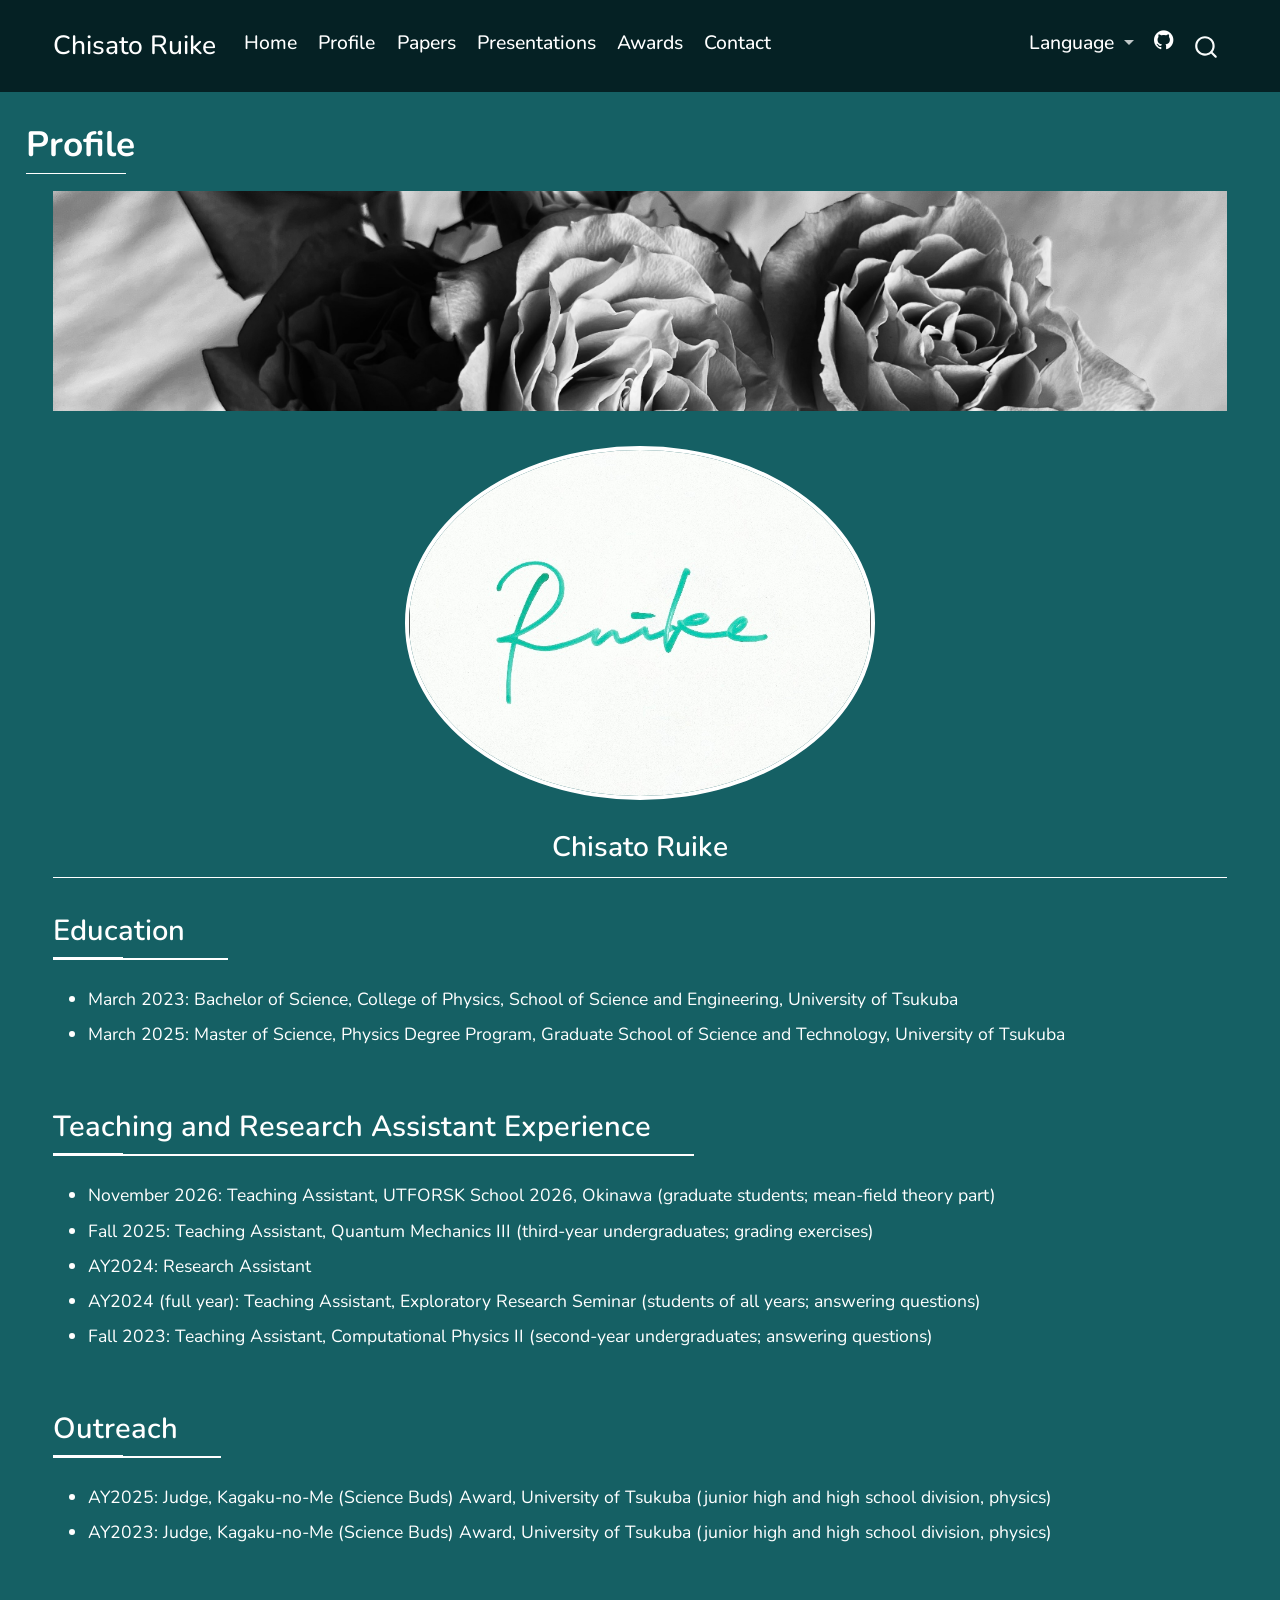
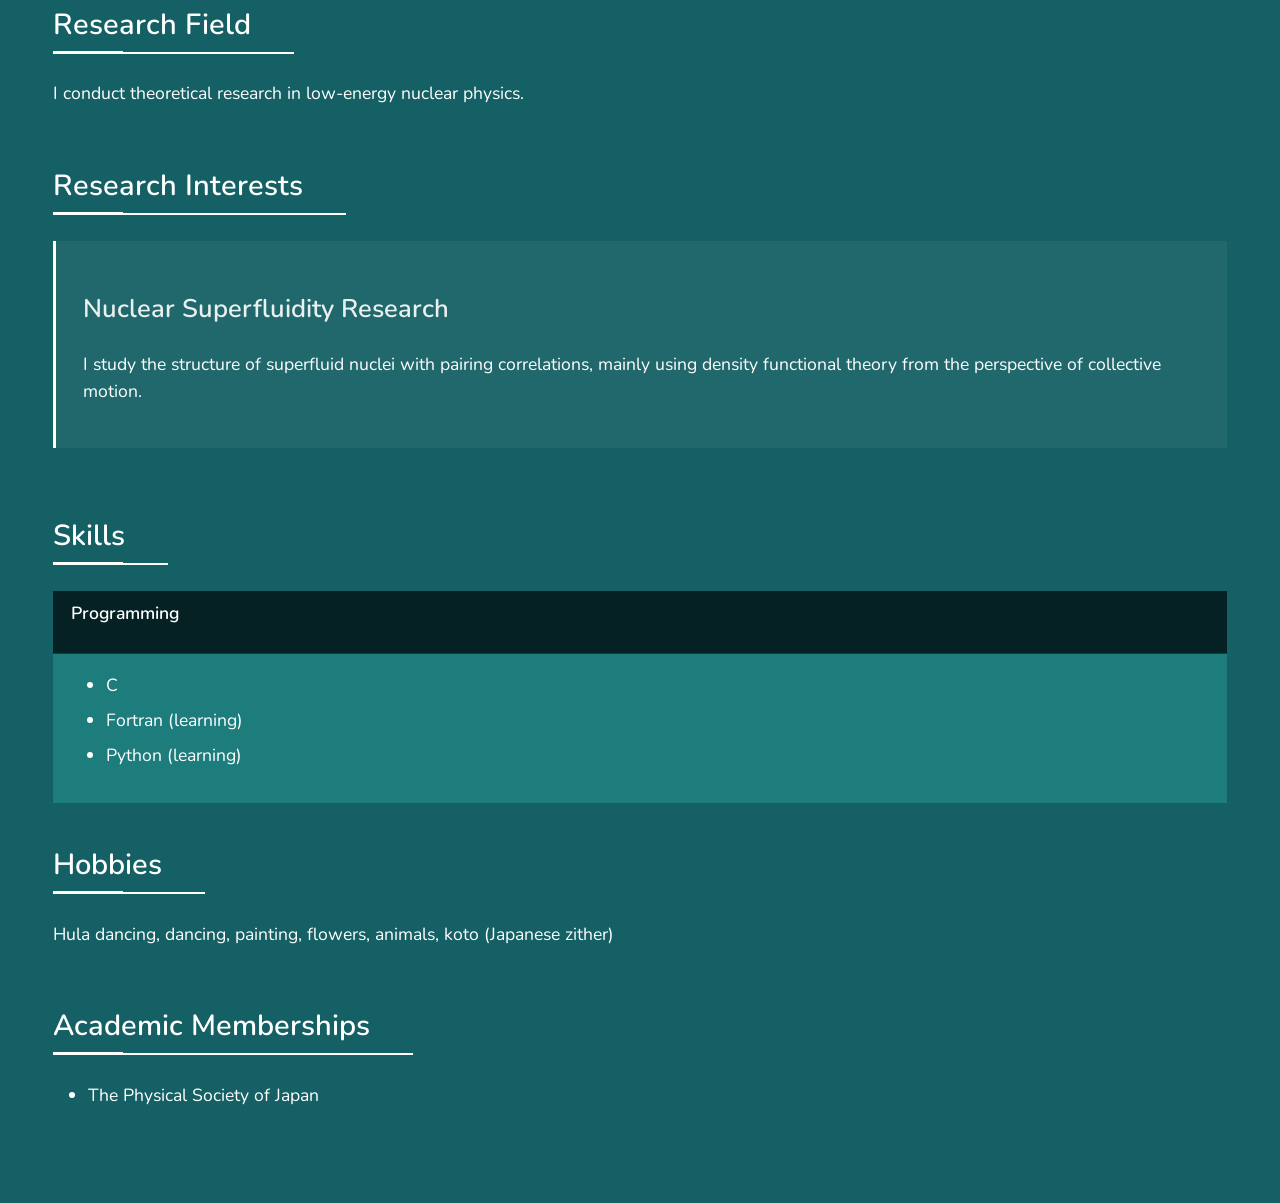
<file: docs/en/profile.html>
<!DOCTYPE html>
<html xmlns="http://www.w3.org/1999/xhtml" lang="en" xml:lang="en"><head>

<meta charset="utf-8">
<meta name="generator" content="quarto-1.7.31">

<meta name="viewport" content="width=device-width, initial-scale=1.0, user-scalable=yes">


<title>Profile – Chisato Ruike</title>
<style>
code{white-space: pre-wrap;}
span.smallcaps{font-variant: small-caps;}
div.columns{display: flex; gap: min(4vw, 1.5em);}
div.column{flex: auto; overflow-x: auto;}
div.hanging-indent{margin-left: 1.5em; text-indent: -1.5em;}
ul.task-list{list-style: none;}
ul.task-list li input[type="checkbox"] {
  width: 0.8em;
  margin: 0 0.8em 0.2em -1em; /* quarto-specific, see https://github.com/quarto-dev/quarto-cli/issues/4556 */ 
  vertical-align: middle;
}
</style>


<script src="site_libs/quarto-nav/quarto-nav.js"></script>
<script src="site_libs/quarto-nav/headroom.min.js"></script>
<script src="site_libs/clipboard/clipboard.min.js"></script>
<script src="site_libs/quarto-search/autocomplete.umd.js"></script>
<script src="site_libs/quarto-search/fuse.min.js"></script>
<script src="site_libs/quarto-search/quarto-search.js"></script>
<meta name="quarto:offset" content="./">
<script src="site_libs/quarto-html/quarto.js" type="module"></script>
<script src="site_libs/quarto-html/tabsets/tabsets.js" type="module"></script>
<script src="site_libs/quarto-html/popper.min.js"></script>
<script src="site_libs/quarto-html/tippy.umd.min.js"></script>
<script src="site_libs/quarto-html/anchor.min.js"></script>
<link href="site_libs/quarto-html/tippy.css" rel="stylesheet">
<link href="site_libs/quarto-html/quarto-syntax-highlighting-dark-8ef56b68f8fa1e9d2ba328e99e439f80.css" rel="stylesheet" id="quarto-text-highlighting-styles">
<script src="site_libs/bootstrap/bootstrap.min.js"></script>
<link href="site_libs/bootstrap/bootstrap-icons.css" rel="stylesheet">
<link href="site_libs/bootstrap/bootstrap-ca88c0de2de759c00b7eff23eca7222f.min.css" rel="stylesheet" append-hash="true" id="quarto-bootstrap" data-mode="dark">
<script id="quarto-search-options" type="application/json">{
  "location": "navbar",
  "copy-button": false,
  "collapse-after": 3,
  "panel-placement": "end",
  "type": "overlay",
  "limit": 50,
  "keyboard-shortcut": [
    "f",
    "/",
    "s"
  ],
  "show-item-context": false,
  "language": {
    "search-no-results-text": "No results",
    "search-matching-documents-text": "matching documents",
    "search-copy-link-title": "Copy link to search",
    "search-hide-matches-text": "Hide additional matches",
    "search-more-match-text": "more match in this document",
    "search-more-matches-text": "more matches in this document",
    "search-clear-button-title": "Clear",
    "search-text-placeholder": "",
    "search-detached-cancel-button-title": "Cancel",
    "search-submit-button-title": "Submit",
    "search-label": "Search"
  }
}</script>
<link href="https://fonts.googleapis.com/css2?family=Nunito:wght@400;500;600;700&amp;display=swap" rel="stylesheet">
<link rel="stylesheet" href="https://cdn.jsdelivr.net/npm/bootstrap-icons@1.10.3/font/bootstrap-icons.css">


<link rel="stylesheet" href="../styles.css">
</head>

<body class="nav-fixed quarto-light">

<div id="quarto-search-results"></div>
  <header id="quarto-header" class="headroom fixed-top">
    <nav class="navbar navbar-expand-lg " data-bs-theme="dark">
      <div class="navbar-container container-fluid">
      <div class="navbar-brand-container mx-auto">
    <a class="navbar-brand" href="./index.html">
    <span class="navbar-title">Chisato Ruike</span>
    </a>
  </div>
            <div id="quarto-search" class="" title="Search"></div>
          <button class="navbar-toggler" type="button" data-bs-toggle="collapse" data-bs-target="#navbarCollapse" aria-controls="navbarCollapse" role="menu" aria-expanded="false" aria-label="Toggle navigation" onclick="if (window.quartoToggleHeadroom) { window.quartoToggleHeadroom(); }">
  <span class="navbar-toggler-icon"></span>
</button>
          <div class="collapse navbar-collapse" id="navbarCollapse">
            <ul class="navbar-nav navbar-nav-scroll me-auto">
  <li class="nav-item">
    <a class="nav-link" href="./index.html"> 
<span class="menu-text">Home</span></a>
  </li>  
  <li class="nav-item">
    <a class="nav-link active" href="./profile.html" aria-current="page"> 
<span class="menu-text">Profile</span></a>
  </li>  
  <li class="nav-item">
    <a class="nav-link" href="./papers.html"> 
<span class="menu-text">Papers</span></a>
  </li>  
  <li class="nav-item">
    <a class="nav-link" href="./presentations.html"> 
<span class="menu-text">Presentations</span></a>
  </li>  
  <li class="nav-item">
    <a class="nav-link" href="./awards.html"> 
<span class="menu-text">Awards</span></a>
  </li>  
  <li class="nav-item">
    <a class="nav-link" href="./contact.html"> 
<span class="menu-text">Contact</span></a>
  </li>  
</ul>
            <ul class="navbar-nav navbar-nav-scroll ms-auto">
  <li class="nav-item dropdown ">
    <a class="nav-link dropdown-toggle" href="#" id="nav-menu-language" role="link" data-bs-toggle="dropdown" aria-expanded="false">
 <span class="menu-text">Language</span>
    </a>
    <ul class="dropdown-menu dropdown-menu-end" aria-labelledby="nav-menu-language">    
        <li>
    <a class="dropdown-item" href="./../index.html">
 <span class="dropdown-text">Japanese</span></a>
  </li>  
        <li>
    <a class="dropdown-item" href="./index.html">
 <span class="dropdown-text">English</span></a>
  </li>  
    </ul>
  </li>
  <li class="nav-item compact">
    <a class="nav-link" href="https://github.com/ruike_chisato"> <i class="bi bi-github" role="img">
</i> 
<span class="menu-text"></span></a>
  </li>  
</ul>
          </div> <!-- /navcollapse -->
            <div class="quarto-navbar-tools">
</div>
      </div> <!-- /container-fluid -->
    </nav>
</header>
<!-- content -->
<div id="quarto-content" class="quarto-container page-columns page-rows-contents page-layout-full page-navbar">
<!-- sidebar -->
<!-- margin-sidebar -->
    <div id="quarto-margin-sidebar" class="sidebar margin-sidebar zindex-bottom">
        
    </div>
<!-- main -->
<main class="content column-page" id="quarto-document-content">

<header id="title-block-header" class="quarto-title-block default">
<div class="quarto-title">
<h1 class="title">Profile</h1>
</div>



<div class="quarto-title-meta column-page">

    
  
    
  </div>
  


</header>


<div class="container-fluid content">
<div class="row">
<div class="col-12">
<p><img src="../images/header.jpg" class="header-image" alt="Header image"></p>
</div>
</div>
<div class="row">
<div class="col-md-4 text-center">
<div class="profile-container">
<img src="../images/profile.jpg" class="img-fluid rounded-circle mb-3" style="max-width: 40%;" alt="Profile photo">
<div class="profile-name">
Chisato Ruike
</div>
</div>
</div>
<div class="col-md-8">
<h2 class="mt-4 anchored">
Education
</h2>
<ul>
<li>
March 2023: Bachelor of Science, College of Physics, School of Science and Engineering, University of Tsukuba
</li>
<li>
March 2025: Master of Science, Physics Degree Program, Graduate School of Science and Technology, University of Tsukuba
</li>
</ul>
<h2 class="anchored">
Teaching and Research Assistant Experience
</h2>
<ul>
<li>
November 2026: Teaching Assistant, UTFORSK School 2026, Okinawa (graduate students; mean-field theory part)
</li>
<li>
Fall 2025: Teaching Assistant, Quantum Mechanics III (third-year undergraduates; grading exercises)
</li>
<li>
AY2024: Research Assistant
</li>
<li>
AY2024 (full year): Teaching Assistant, Exploratory Research Seminar (students of all years; answering questions)
</li>
<li>
Fall 2023: Teaching Assistant, Computational Physics II (second-year undergraduates; answering questions)
</li>
</ul>
<h2 class="anchored">
Outreach
</h2>
<ul>
<li>
AY2025: Judge, Kagaku-no-Me (Science Buds) Award, University of Tsukuba (junior high and high school division, physics)
</li>
<li>
AY2023: Judge, Kagaku-no-Me (Science Buds) Award, University of Tsukuba (junior high and high school division, physics)
</li>
</ul>
<h2 class="anchored">
Research Field
</h2>
<p>
I conduct theoretical research in low-energy nuclear physics.
</p>
<h2 class="anchored">
Research Interests
</h2>
<div class="publication">
<h3 class="anchored">
Nuclear Superfluidity Research
</h3>
<p>
I study the structure of superfluid nuclei with pairing correlations, mainly using density functional theory from the perspective of collective motion.
</p>
</div>
<h2 class="anchored">
Skills
</h2>
<div class="row">
<div class="col-md-12">
<div class="card">
<div class="card-header">
<p>Programming</p>
</div>
<div class="card-body">
<ul>
<li>
C
</li>
<li>
Fortran (learning)
</li>
<li>
Python (learning)
</li>
</ul>
</div>
</div>
</div>
</div>
<h2 class="anchored">
Hobbies
</h2>
<p>
Hula dancing, dancing, painting, flowers, animals, koto (Japanese zither)
</p>
<h2 class="anchored">
Academic Memberships
</h2>
<ul>
<li>
The Physical Society of Japan
</li>
</ul>
</div>
</div>
</div>



</main> <!-- /main -->
<script id="quarto-html-after-body" type="application/javascript">
  window.document.addEventListener("DOMContentLoaded", function (event) {
    const icon = "";
    const anchorJS = new window.AnchorJS();
    anchorJS.options = {
      placement: 'right',
      icon: icon
    };
    anchorJS.add('.anchored');
    const isCodeAnnotation = (el) => {
      for (const clz of el.classList) {
        if (clz.startsWith('code-annotation-')) {                     
          return true;
        }
      }
      return false;
    }
    const onCopySuccess = function(e) {
      // button target
      const button = e.trigger;
      // don't keep focus
      button.blur();
      // flash "checked"
      button.classList.add('code-copy-button-checked');
      var currentTitle = button.getAttribute("title");
      button.setAttribute("title", "Copied!");
      let tooltip;
      if (window.bootstrap) {
        button.setAttribute("data-bs-toggle", "tooltip");
        button.setAttribute("data-bs-placement", "left");
        button.setAttribute("data-bs-title", "Copied!");
        tooltip = new bootstrap.Tooltip(button, 
          { trigger: "manual", 
            customClass: "code-copy-button-tooltip",
            offset: [0, -8]});
        tooltip.show();    
      }
      setTimeout(function() {
        if (tooltip) {
          tooltip.hide();
          button.removeAttribute("data-bs-title");
          button.removeAttribute("data-bs-toggle");
          button.removeAttribute("data-bs-placement");
        }
        button.setAttribute("title", currentTitle);
        button.classList.remove('code-copy-button-checked');
      }, 1000);
      // clear code selection
      e.clearSelection();
    }
    const getTextToCopy = function(trigger) {
        const codeEl = trigger.previousElementSibling.cloneNode(true);
        for (const childEl of codeEl.children) {
          if (isCodeAnnotation(childEl)) {
            childEl.remove();
          }
        }
        return codeEl.innerText;
    }
    const clipboard = new window.ClipboardJS('.code-copy-button:not([data-in-quarto-modal])', {
      text: getTextToCopy
    });
    clipboard.on('success', onCopySuccess);
    if (window.document.getElementById('quarto-embedded-source-code-modal')) {
      const clipboardModal = new window.ClipboardJS('.code-copy-button[data-in-quarto-modal]', {
        text: getTextToCopy,
        container: window.document.getElementById('quarto-embedded-source-code-modal')
      });
      clipboardModal.on('success', onCopySuccess);
    }
      var localhostRegex = new RegExp(/^(?:http|https):\/\/localhost\:?[0-9]*\//);
      var mailtoRegex = new RegExp(/^mailto:/);
        var filterRegex = new RegExp('/' + window.location.host + '/');
      var isInternal = (href) => {
          return filterRegex.test(href) || localhostRegex.test(href) || mailtoRegex.test(href);
      }
      // Inspect non-navigation links and adorn them if external
     var links = window.document.querySelectorAll('a[href]:not(.nav-link):not(.navbar-brand):not(.toc-action):not(.sidebar-link):not(.sidebar-item-toggle):not(.pagination-link):not(.no-external):not([aria-hidden]):not(.dropdown-item):not(.quarto-navigation-tool):not(.about-link)');
      for (var i=0; i<links.length; i++) {
        const link = links[i];
        if (!isInternal(link.href)) {
          // undo the damage that might have been done by quarto-nav.js in the case of
          // links that we want to consider external
          if (link.dataset.originalHref !== undefined) {
            link.href = link.dataset.originalHref;
          }
        }
      }
    function tippyHover(el, contentFn, onTriggerFn, onUntriggerFn) {
      const config = {
        allowHTML: true,
        maxWidth: 500,
        delay: 100,
        arrow: false,
        appendTo: function(el) {
            return el.parentElement;
        },
        interactive: true,
        interactiveBorder: 10,
        theme: 'quarto',
        placement: 'bottom-start',
      };
      if (contentFn) {
        config.content = contentFn;
      }
      if (onTriggerFn) {
        config.onTrigger = onTriggerFn;
      }
      if (onUntriggerFn) {
        config.onUntrigger = onUntriggerFn;
      }
      window.tippy(el, config); 
    }
    const noterefs = window.document.querySelectorAll('a[role="doc-noteref"]');
    for (var i=0; i<noterefs.length; i++) {
      const ref = noterefs[i];
      tippyHover(ref, function() {
        // use id or data attribute instead here
        let href = ref.getAttribute('data-footnote-href') || ref.getAttribute('href');
        try { href = new URL(href).hash; } catch {}
        const id = href.replace(/^#\/?/, "");
        const note = window.document.getElementById(id);
        if (note) {
          return note.innerHTML;
        } else {
          return "";
        }
      });
    }
    const xrefs = window.document.querySelectorAll('a.quarto-xref');
    const processXRef = (id, note) => {
      // Strip column container classes
      const stripColumnClz = (el) => {
        el.classList.remove("page-full", "page-columns");
        if (el.children) {
          for (const child of el.children) {
            stripColumnClz(child);
          }
        }
      }
      stripColumnClz(note)
      if (id === null || id.startsWith('sec-')) {
        // Special case sections, only their first couple elements
        const container = document.createElement("div");
        if (note.children && note.children.length > 2) {
          container.appendChild(note.children[0].cloneNode(true));
          for (let i = 1; i < note.children.length; i++) {
            const child = note.children[i];
            if (child.tagName === "P" && child.innerText === "") {
              continue;
            } else {
              container.appendChild(child.cloneNode(true));
              break;
            }
          }
          if (window.Quarto?.typesetMath) {
            window.Quarto.typesetMath(container);
          }
          return container.innerHTML
        } else {
          if (window.Quarto?.typesetMath) {
            window.Quarto.typesetMath(note);
          }
          return note.innerHTML;
        }
      } else {
        // Remove any anchor links if they are present
        const anchorLink = note.querySelector('a.anchorjs-link');
        if (anchorLink) {
          anchorLink.remove();
        }
        if (window.Quarto?.typesetMath) {
          window.Quarto.typesetMath(note);
        }
        if (note.classList.contains("callout")) {
          return note.outerHTML;
        } else {
          return note.innerHTML;
        }
      }
    }
    for (var i=0; i<xrefs.length; i++) {
      const xref = xrefs[i];
      tippyHover(xref, undefined, function(instance) {
        instance.disable();
        let url = xref.getAttribute('href');
        let hash = undefined; 
        if (url.startsWith('#')) {
          hash = url;
        } else {
          try { hash = new URL(url).hash; } catch {}
        }
        if (hash) {
          const id = hash.replace(/^#\/?/, "");
          const note = window.document.getElementById(id);
          if (note !== null) {
            try {
              const html = processXRef(id, note.cloneNode(true));
              instance.setContent(html);
            } finally {
              instance.enable();
              instance.show();
            }
          } else {
            // See if we can fetch this
            fetch(url.split('#')[0])
            .then(res => res.text())
            .then(html => {
              const parser = new DOMParser();
              const htmlDoc = parser.parseFromString(html, "text/html");
              const note = htmlDoc.getElementById(id);
              if (note !== null) {
                const html = processXRef(id, note);
                instance.setContent(html);
              } 
            }).finally(() => {
              instance.enable();
              instance.show();
            });
          }
        } else {
          // See if we can fetch a full url (with no hash to target)
          // This is a special case and we should probably do some content thinning / targeting
          fetch(url)
          .then(res => res.text())
          .then(html => {
            const parser = new DOMParser();
            const htmlDoc = parser.parseFromString(html, "text/html");
            const note = htmlDoc.querySelector('main.content');
            if (note !== null) {
              // This should only happen for chapter cross references
              // (since there is no id in the URL)
              // remove the first header
              if (note.children.length > 0 && note.children[0].tagName === "HEADER") {
                note.children[0].remove();
              }
              const html = processXRef(null, note);
              instance.setContent(html);
            } 
          }).finally(() => {
            instance.enable();
            instance.show();
          });
        }
      }, function(instance) {
      });
    }
        let selectedAnnoteEl;
        const selectorForAnnotation = ( cell, annotation) => {
          let cellAttr = 'data-code-cell="' + cell + '"';
          let lineAttr = 'data-code-annotation="' +  annotation + '"';
          const selector = 'span[' + cellAttr + '][' + lineAttr + ']';
          return selector;
        }
        const selectCodeLines = (annoteEl) => {
          const doc = window.document;
          const targetCell = annoteEl.getAttribute("data-target-cell");
          const targetAnnotation = annoteEl.getAttribute("data-target-annotation");
          const annoteSpan = window.document.querySelector(selectorForAnnotation(targetCell, targetAnnotation));
          const lines = annoteSpan.getAttribute("data-code-lines").split(",");
          const lineIds = lines.map((line) => {
            return targetCell + "-" + line;
          })
          let top = null;
          let height = null;
          let parent = null;
          if (lineIds.length > 0) {
              //compute the position of the single el (top and bottom and make a div)
              const el = window.document.getElementById(lineIds[0]);
              top = el.offsetTop;
              height = el.offsetHeight;
              parent = el.parentElement.parentElement;
            if (lineIds.length > 1) {
              const lastEl = window.document.getElementById(lineIds[lineIds.length - 1]);
              const bottom = lastEl.offsetTop + lastEl.offsetHeight;
              height = bottom - top;
            }
            if (top !== null && height !== null && parent !== null) {
              // cook up a div (if necessary) and position it 
              let div = window.document.getElementById("code-annotation-line-highlight");
              if (div === null) {
                div = window.document.createElement("div");
                div.setAttribute("id", "code-annotation-line-highlight");
                div.style.position = 'absolute';
                parent.appendChild(div);
              }
              div.style.top = top - 2 + "px";
              div.style.height = height + 4 + "px";
              div.style.left = 0;
              let gutterDiv = window.document.getElementById("code-annotation-line-highlight-gutter");
              if (gutterDiv === null) {
                gutterDiv = window.document.createElement("div");
                gutterDiv.setAttribute("id", "code-annotation-line-highlight-gutter");
                gutterDiv.style.position = 'absolute';
                const codeCell = window.document.getElementById(targetCell);
                const gutter = codeCell.querySelector('.code-annotation-gutter');
                gutter.appendChild(gutterDiv);
              }
              gutterDiv.style.top = top - 2 + "px";
              gutterDiv.style.height = height + 4 + "px";
            }
            selectedAnnoteEl = annoteEl;
          }
        };
        const unselectCodeLines = () => {
          const elementsIds = ["code-annotation-line-highlight", "code-annotation-line-highlight-gutter"];
          elementsIds.forEach((elId) => {
            const div = window.document.getElementById(elId);
            if (div) {
              div.remove();
            }
          });
          selectedAnnoteEl = undefined;
        };
          // Handle positioning of the toggle
      window.addEventListener(
        "resize",
        throttle(() => {
          elRect = undefined;
          if (selectedAnnoteEl) {
            selectCodeLines(selectedAnnoteEl);
          }
        }, 10)
      );
      function throttle(fn, ms) {
      let throttle = false;
      let timer;
        return (...args) => {
          if(!throttle) { // first call gets through
              fn.apply(this, args);
              throttle = true;
          } else { // all the others get throttled
              if(timer) clearTimeout(timer); // cancel #2
              timer = setTimeout(() => {
                fn.apply(this, args);
                timer = throttle = false;
              }, ms);
          }
        };
      }
        // Attach click handler to the DT
        const annoteDls = window.document.querySelectorAll('dt[data-target-cell]');
        for (const annoteDlNode of annoteDls) {
          annoteDlNode.addEventListener('click', (event) => {
            const clickedEl = event.target;
            if (clickedEl !== selectedAnnoteEl) {
              unselectCodeLines();
              const activeEl = window.document.querySelector('dt[data-target-cell].code-annotation-active');
              if (activeEl) {
                activeEl.classList.remove('code-annotation-active');
              }
              selectCodeLines(clickedEl);
              clickedEl.classList.add('code-annotation-active');
            } else {
              // Unselect the line
              unselectCodeLines();
              clickedEl.classList.remove('code-annotation-active');
            }
          });
        }
    const findCites = (el) => {
      const parentEl = el.parentElement;
      if (parentEl) {
        const cites = parentEl.dataset.cites;
        if (cites) {
          return {
            el,
            cites: cites.split(' ')
          };
        } else {
          return findCites(el.parentElement)
        }
      } else {
        return undefined;
      }
    };
    var bibliorefs = window.document.querySelectorAll('a[role="doc-biblioref"]');
    for (var i=0; i<bibliorefs.length; i++) {
      const ref = bibliorefs[i];
      const citeInfo = findCites(ref);
      if (citeInfo) {
        tippyHover(citeInfo.el, function() {
          var popup = window.document.createElement('div');
          citeInfo.cites.forEach(function(cite) {
            var citeDiv = window.document.createElement('div');
            citeDiv.classList.add('hanging-indent');
            citeDiv.classList.add('csl-entry');
            var biblioDiv = window.document.getElementById('ref-' + cite);
            if (biblioDiv) {
              citeDiv.innerHTML = biblioDiv.innerHTML;
            }
            popup.appendChild(citeDiv);
          });
          return popup.innerHTML;
        });
      }
    }
  });
  </script>
</div> <!-- /content -->




</body></html>
</file>
<file: docs/site_libs/quarto-html/tippy.css>
.tippy-box[data-animation=fade][data-state=hidden]{opacity:0}[data-tippy-root]{max-width:calc(100vw - 10px)}.tippy-box{position:relative;background-color:#333;color:#fff;border-radius:4px;font-size:14px;line-height:1.4;white-space:normal;outline:0;transition-property:transform,visibility,opacity}.tippy-box[data-placement^=top]>.tippy-arrow{bottom:0}.tippy-box[data-placement^=top]>.tippy-arrow:before{bottom:-7px;left:0;border-width:8px 8px 0;border-top-color:initial;transform-origin:center top}.tippy-box[data-placement^=bottom]>.tippy-arrow{top:0}.tippy-box[data-placement^=bottom]>.tippy-arrow:before{top:-7px;left:0;border-width:0 8px 8px;border-bottom-color:initial;transform-origin:center bottom}.tippy-box[data-placement^=left]>.tippy-arrow{right:0}.tippy-box[data-placement^=left]>.tippy-arrow:before{border-width:8px 0 8px 8px;border-left-color:initial;right:-7px;transform-origin:center left}.tippy-box[data-placement^=right]>.tippy-arrow{left:0}.tippy-box[data-placement^=right]>.tippy-arrow:before{left:-7px;border-width:8px 8px 8px 0;border-right-color:initial;transform-origin:center right}.tippy-box[data-inertia][data-state=visible]{transition-timing-function:cubic-bezier(.54,1.5,.38,1.11)}.tippy-arrow{width:16px;height:16px;color:#333}.tippy-arrow:before{content:"";position:absolute;border-color:transparent;border-style:solid}.tippy-content{position:relative;padding:5px 9px;z-index:1}
</file>
<file: docs/site_libs/quarto-html/quarto-syntax-highlighting-dark-8ef56b68f8fa1e9d2ba328e99e439f80.css>
/* quarto syntax highlight colors */
:root {
  --quarto-hl-al-color: #f07178;
  --quarto-hl-an-color: #d4d0ab;
  --quarto-hl-at-color: #00e0e0;
  --quarto-hl-bn-color: #d4d0ab;
  --quarto-hl-bu-color: #abe338;
  --quarto-hl-ch-color: #abe338;
  --quarto-hl-co-color: #f8f8f2;
  --quarto-hl-cv-color: #ffd700;
  --quarto-hl-cn-color: #ffd700;
  --quarto-hl-cf-color: #ffa07a;
  --quarto-hl-dt-color: #ffa07a;
  --quarto-hl-dv-color: #d4d0ab;
  --quarto-hl-do-color: #f8f8f2;
  --quarto-hl-er-color: #f07178;
  --quarto-hl-ex-color: #00e0e0;
  --quarto-hl-fl-color: #d4d0ab;
  --quarto-hl-fu-color: #ffa07a;
  --quarto-hl-im-color: #abe338;
  --quarto-hl-in-color: #d4d0ab;
  --quarto-hl-kw-color: #ffa07a;
  --quarto-hl-op-color: #ffa07a;
  --quarto-hl-ot-color: #00e0e0;
  --quarto-hl-pp-color: #dcc6e0;
  --quarto-hl-re-color: #00e0e0;
  --quarto-hl-sc-color: #abe338;
  --quarto-hl-ss-color: #abe338;
  --quarto-hl-st-color: #abe338;
  --quarto-hl-va-color: #00e0e0;
  --quarto-hl-vs-color: #abe338;
  --quarto-hl-wa-color: #dcc6e0;
}

/* other quarto variables */
:root {
  --quarto-font-monospace: SFMono-Regular, Menlo, Monaco, Consolas, "Liberation Mono", "Courier New", monospace;
}

/* syntax highlight based on Pandoc's rules */
pre > code.sourceCode > span {
  color: #f8f8f2;
}

code.sourceCode > span {
  color: #f8f8f2;
}

div.sourceCode,
div.sourceCode pre.sourceCode {
  color: #f8f8f2;
}

/* Normal */
code span {
  color: #f8f8f2;
}

/* Alert */
code span.al {
  color: #f07178;
}

/* Annotation */
code span.an {
  color: #d4d0ab;
}

/* Attribute */
code span.at {
  color: #00e0e0;
}

/* BaseN */
code span.bn {
  color: #d4d0ab;
}

/* BuiltIn */
code span.bu {
  color: #abe338;
}

/* ControlFlow */
code span.cf {
  font-weight: bold;
  color: #ffa07a;
}

/* Char */
code span.ch {
  color: #abe338;
}

/* Constant */
code span.cn {
  color: #ffd700;
}

/* Comment */
code span.co {
  font-style: italic;
  color: #f8f8f2;
}

/* CommentVar */
code span.cv {
  color: #ffd700;
}

/* Documentation */
code span.do {
  color: #f8f8f2;
}

/* DataType */
code span.dt {
  color: #ffa07a;
}

/* DecVal */
code span.dv {
  color: #d4d0ab;
}

/* Error */
code span.er {
  color: #f07178;
  text-decoration: underline;
}

/* Extension */
code span.ex {
  font-weight: bold;
  color: #00e0e0;
}

/* Float */
code span.fl {
  color: #d4d0ab;
}

/* Function */
code span.fu {
  color: #ffa07a;
}

/* Import */
code span.im {
  color: #abe338;
}

/* Information */
code span.in {
  color: #d4d0ab;
}

/* Keyword */
code span.kw {
  font-weight: bold;
  color: #ffa07a;
}

/* Operator */
code span.op {
  color: #ffa07a;
}

/* Other */
code span.ot {
  color: #00e0e0;
}

/* Preprocessor */
code span.pp {
  color: #dcc6e0;
}

/* RegionMarker */
code span.re {
  background-color: #f8f8f2;
  color: #00e0e0;
}

/* SpecialChar */
code span.sc {
  color: #abe338;
}

/* SpecialString */
code span.ss {
  color: #abe338;
}

/* String */
code span.st {
  color: #abe338;
}

/* Variable */
code span.va {
  color: #00e0e0;
}

/* VerbatimString */
code span.vs {
  color: #abe338;
}

/* Warning */
code span.wa {
  color: #dcc6e0;
}

.prevent-inlining {
  content: "</";
}

/*# sourceMappingURL=cf5278f7cea5512246cb3b41cb474b3b.css.map */
</file>
<file: docs/styles.css>
/* css styles */

/* シンプルなスタイル */
body {
  color: white;
  background-color: #156064;
}

h1, h2, h3, h4, h5, h6 {
  color: white;
}

h2 {
  border-bottom: 2px solid white;
  padding-bottom: 0.5rem;
  display: inline-block;
}

.card-header {
  background-color: #052124;
  color: white;
  border-bottom: 2px solid white;
}

a {
  color: white;
}

a:hover {
  color: rgba(255, 255, 255, 0.7);
  text-decoration: none;
}

.navbar-dark .navbar-nav .nav-link:hover, 
.navbar-dark .navbar-nav .nav-link:focus {
  color: rgba(255, 255, 255, 0.7) !important;
}

.publication {
  background-color: rgba(255, 255, 255, 0.05);
  padding: 1.5rem;
  margin-bottom: 1.5rem;
  border-left: 3px solid white;
}

.publication:hover {
  background-color: rgba(255, 255, 255, 0.1);
}

.publication h3 {
  color: white;
}

.pub-title {
  color: white;
  font-weight: 600;
}

.pub-details {
  font-size: 0.9em;
  color: rgba(255, 255, 255, 0.8);
}

.pub-authors {
  color: white;
  font-style: italic;
}

.pub-journal {
  color: rgba(255, 255, 255, 0.8);
}

.contact-card {
  background-color: rgba(255, 255, 255, 0.05);
  color: white;
  border-top: none;
}

.header-image {
  width: 100%;
  height: auto;
  max-height: 220px; /* ヘッダー画像の高さを1.1倍に */
  object-fit: cover;
  border-bottom: none;
}

.container-fluid .content {
  padding-top: 0; /* コンテンツの上部パディングを削除 */
}

/* タイトルが表示されるのを防ぐためのクラス */
.title-hidden {
  visibility: hidden;
  height: 0;
  margin: 0;
  padding: 0;
}

/* プロフィール画像の下に名前を表示 */
.profile-name {
  font-size: 1.6rem; /* 名前のサイズを大きくする */
  font-weight: 600;
  margin-top: 0.5rem;
  margin-bottom: 0.5rem;
  padding-bottom: 0.5rem;
  border-bottom: 1px solid white;
  width: 100%; /* 白線を長くする */
  text-align: center; /* 名前を中央に配置 */
}

.profile-description {
  font-size: 1.2rem;
  margin-top: 1rem;
  text-align: left;
  line-height: 1.5;
}

/* プロフィール画像を中央に配置 */
.profile-container {
  display: flex;
  flex-direction: column;
  align-items: center;
  text-align: left;
}

/* レスポンシブ調整 */
@media (max-width: 768px) {
  .btn {
    display: block;
    width: 100%;
    margin-bottom: 0.5rem;
  }
}

/* ソーシャルアイコン */
.navbar-nav .nav-item .nav-link[href*="github"],
.navbar-nav .nav-item .nav-link[href*="instagram"] {
  color: white !important;
}

.navbar-nav .nav-item .nav-link[href*="github"]:hover,
.navbar-nav .nav-item .nav-link[href*="instagram"]:hover {
  color: rgba(255, 255, 255, 0.7) !important;
}

/* バラのアニメーション */
.rose {
  position: fixed;
  width: 40px;
  height: 40px;
  background-image: url('images/roses.svg');
  background-size: contain;
  background-repeat: no-repeat;
  z-index: -1;
  opacity: 0.3;
  pointer-events: none;
}

.rose1 { top: 10%; left: 5%; animation: float 20s infinite ease-in-out; }
.rose2 { top: 70%; left: 80%; animation: float 15s infinite ease-in-out; }
.rose3 { top: 40%; left: 90%; animation: float 18s infinite ease-in-out; }

@keyframes float {
  0%, 100% { transform: translateY(0) rotate(0deg); }
  50% { transform: translateY(-20px) rotate(5deg); }
}
</file>
<file: docs/en/site_libs/quarto-html/tippy.css>
.tippy-box[data-animation=fade][data-state=hidden]{opacity:0}[data-tippy-root]{max-width:calc(100vw - 10px)}.tippy-box{position:relative;background-color:#333;color:#fff;border-radius:4px;font-size:14px;line-height:1.4;white-space:normal;outline:0;transition-property:transform,visibility,opacity}.tippy-box[data-placement^=top]>.tippy-arrow{bottom:0}.tippy-box[data-placement^=top]>.tippy-arrow:before{bottom:-7px;left:0;border-width:8px 8px 0;border-top-color:initial;transform-origin:center top}.tippy-box[data-placement^=bottom]>.tippy-arrow{top:0}.tippy-box[data-placement^=bottom]>.tippy-arrow:before{top:-7px;left:0;border-width:0 8px 8px;border-bottom-color:initial;transform-origin:center bottom}.tippy-box[data-placement^=left]>.tippy-arrow{right:0}.tippy-box[data-placement^=left]>.tippy-arrow:before{border-width:8px 0 8px 8px;border-left-color:initial;right:-7px;transform-origin:center left}.tippy-box[data-placement^=right]>.tippy-arrow{left:0}.tippy-box[data-placement^=right]>.tippy-arrow:before{left:-7px;border-width:8px 8px 8px 0;border-right-color:initial;transform-origin:center right}.tippy-box[data-inertia][data-state=visible]{transition-timing-function:cubic-bezier(.54,1.5,.38,1.11)}.tippy-arrow{width:16px;height:16px;color:#333}.tippy-arrow:before{content:"";position:absolute;border-color:transparent;border-style:solid}.tippy-content{position:relative;padding:5px 9px;z-index:1}
</file>
<file: docs/en/site_libs/quarto-html/quarto-syntax-highlighting-dark-8ef56b68f8fa1e9d2ba328e99e439f80.css>
/* quarto syntax highlight colors */
:root {
  --quarto-hl-al-color: #f07178;
  --quarto-hl-an-color: #d4d0ab;
  --quarto-hl-at-color: #00e0e0;
  --quarto-hl-bn-color: #d4d0ab;
  --quarto-hl-bu-color: #abe338;
  --quarto-hl-ch-color: #abe338;
  --quarto-hl-co-color: #f8f8f2;
  --quarto-hl-cv-color: #ffd700;
  --quarto-hl-cn-color: #ffd700;
  --quarto-hl-cf-color: #ffa07a;
  --quarto-hl-dt-color: #ffa07a;
  --quarto-hl-dv-color: #d4d0ab;
  --quarto-hl-do-color: #f8f8f2;
  --quarto-hl-er-color: #f07178;
  --quarto-hl-ex-color: #00e0e0;
  --quarto-hl-fl-color: #d4d0ab;
  --quarto-hl-fu-color: #ffa07a;
  --quarto-hl-im-color: #abe338;
  --quarto-hl-in-color: #d4d0ab;
  --quarto-hl-kw-color: #ffa07a;
  --quarto-hl-op-color: #ffa07a;
  --quarto-hl-ot-color: #00e0e0;
  --quarto-hl-pp-color: #dcc6e0;
  --quarto-hl-re-color: #00e0e0;
  --quarto-hl-sc-color: #abe338;
  --quarto-hl-ss-color: #abe338;
  --quarto-hl-st-color: #abe338;
  --quarto-hl-va-color: #00e0e0;
  --quarto-hl-vs-color: #abe338;
  --quarto-hl-wa-color: #dcc6e0;
}

/* other quarto variables */
:root {
  --quarto-font-monospace: SFMono-Regular, Menlo, Monaco, Consolas, "Liberation Mono", "Courier New", monospace;
}

/* syntax highlight based on Pandoc's rules */
pre > code.sourceCode > span {
  color: #f8f8f2;
}

code.sourceCode > span {
  color: #f8f8f2;
}

div.sourceCode,
div.sourceCode pre.sourceCode {
  color: #f8f8f2;
}

/* Normal */
code span {
  color: #f8f8f2;
}

/* Alert */
code span.al {
  color: #f07178;
}

/* Annotation */
code span.an {
  color: #d4d0ab;
}

/* Attribute */
code span.at {
  color: #00e0e0;
}

/* BaseN */
code span.bn {
  color: #d4d0ab;
}

/* BuiltIn */
code span.bu {
  color: #abe338;
}

/* ControlFlow */
code span.cf {
  font-weight: bold;
  color: #ffa07a;
}

/* Char */
code span.ch {
  color: #abe338;
}

/* Constant */
code span.cn {
  color: #ffd700;
}

/* Comment */
code span.co {
  font-style: italic;
  color: #f8f8f2;
}

/* CommentVar */
code span.cv {
  color: #ffd700;
}

/* Documentation */
code span.do {
  color: #f8f8f2;
}

/* DataType */
code span.dt {
  color: #ffa07a;
}

/* DecVal */
code span.dv {
  color: #d4d0ab;
}

/* Error */
code span.er {
  color: #f07178;
  text-decoration: underline;
}

/* Extension */
code span.ex {
  font-weight: bold;
  color: #00e0e0;
}

/* Float */
code span.fl {
  color: #d4d0ab;
}

/* Function */
code span.fu {
  color: #ffa07a;
}

/* Import */
code span.im {
  color: #abe338;
}

/* Information */
code span.in {
  color: #d4d0ab;
}

/* Keyword */
code span.kw {
  font-weight: bold;
  color: #ffa07a;
}

/* Operator */
code span.op {
  color: #ffa07a;
}

/* Other */
code span.ot {
  color: #00e0e0;
}

/* Preprocessor */
code span.pp {
  color: #dcc6e0;
}

/* RegionMarker */
code span.re {
  background-color: #f8f8f2;
  color: #00e0e0;
}

/* SpecialChar */
code span.sc {
  color: #abe338;
}

/* SpecialString */
code span.ss {
  color: #abe338;
}

/* String */
code span.st {
  color: #abe338;
}

/* Variable */
code span.va {
  color: #00e0e0;
}

/* VerbatimString */
code span.vs {
  color: #abe338;
}

/* Warning */
code span.wa {
  color: #dcc6e0;
}

.prevent-inlining {
  content: "</";
}

/*# sourceMappingURL=cf5278f7cea5512246cb3b41cb474b3b.css.map */
</file>
